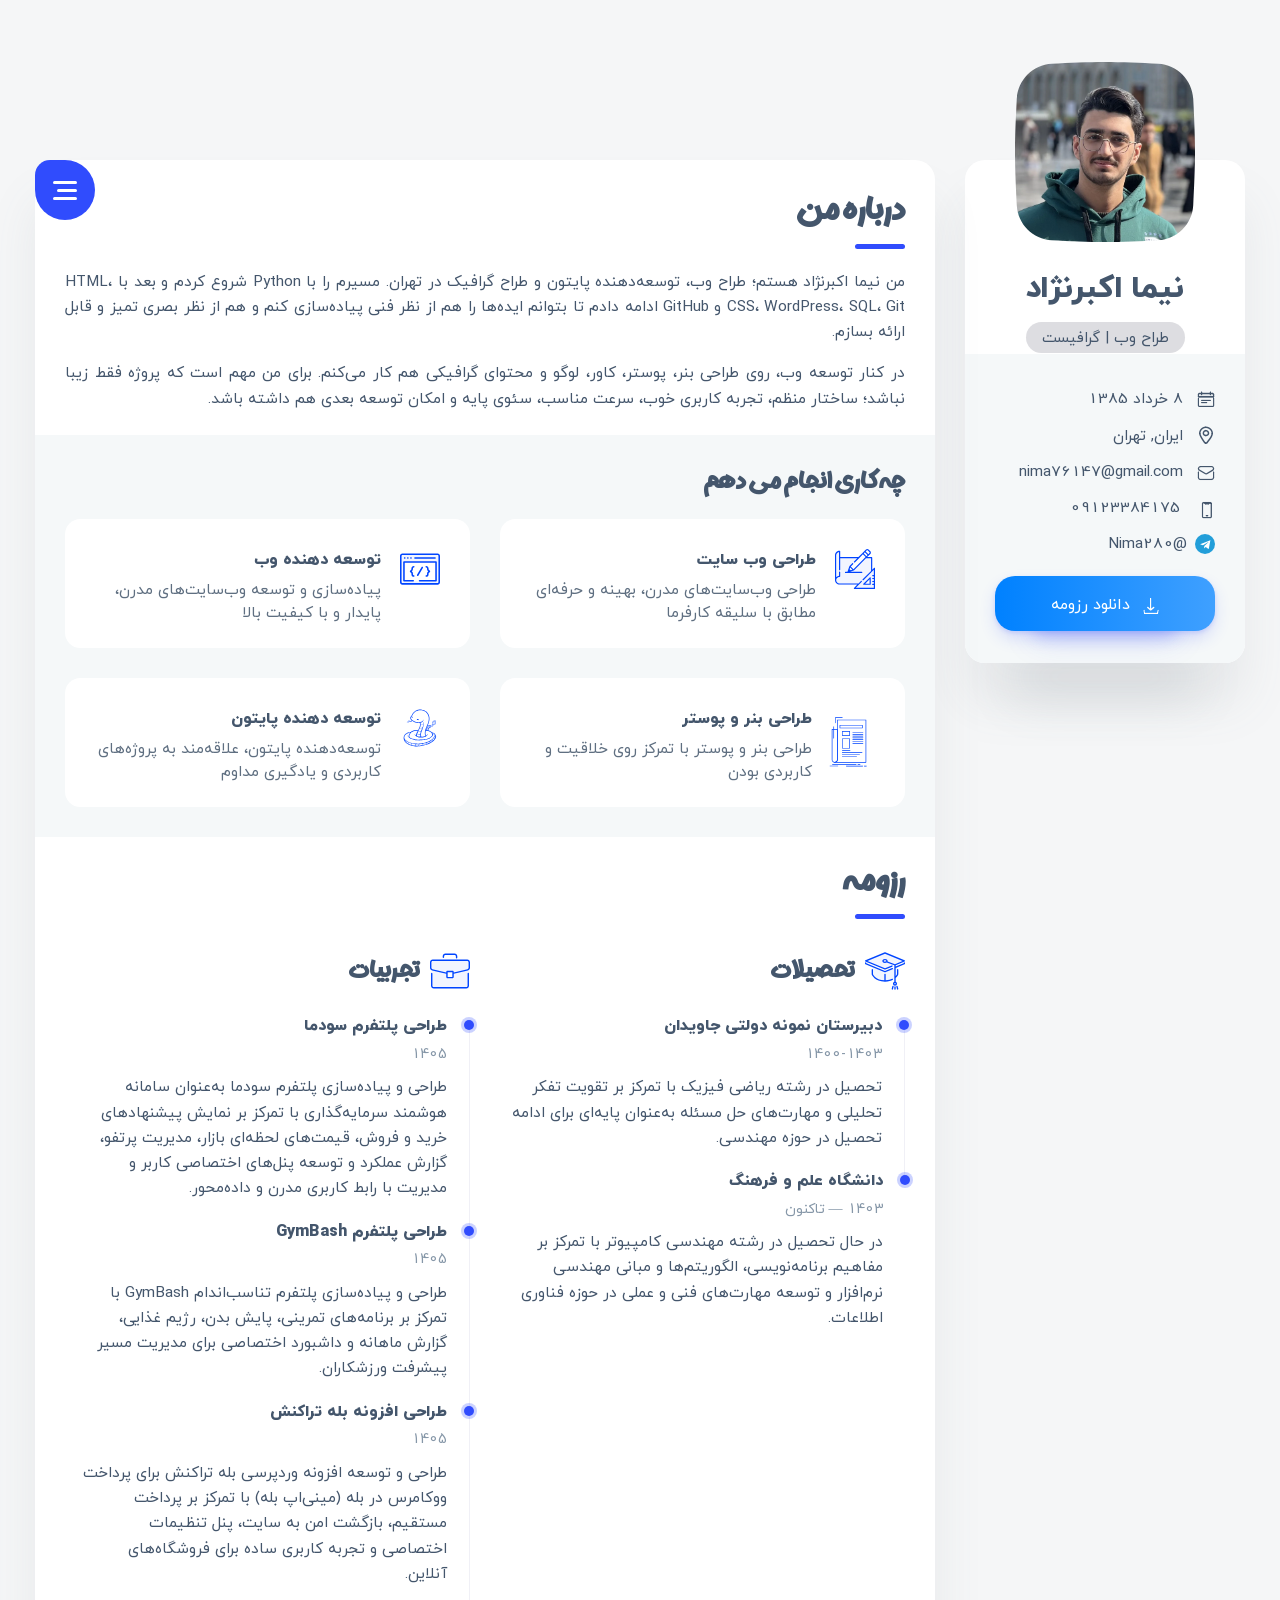
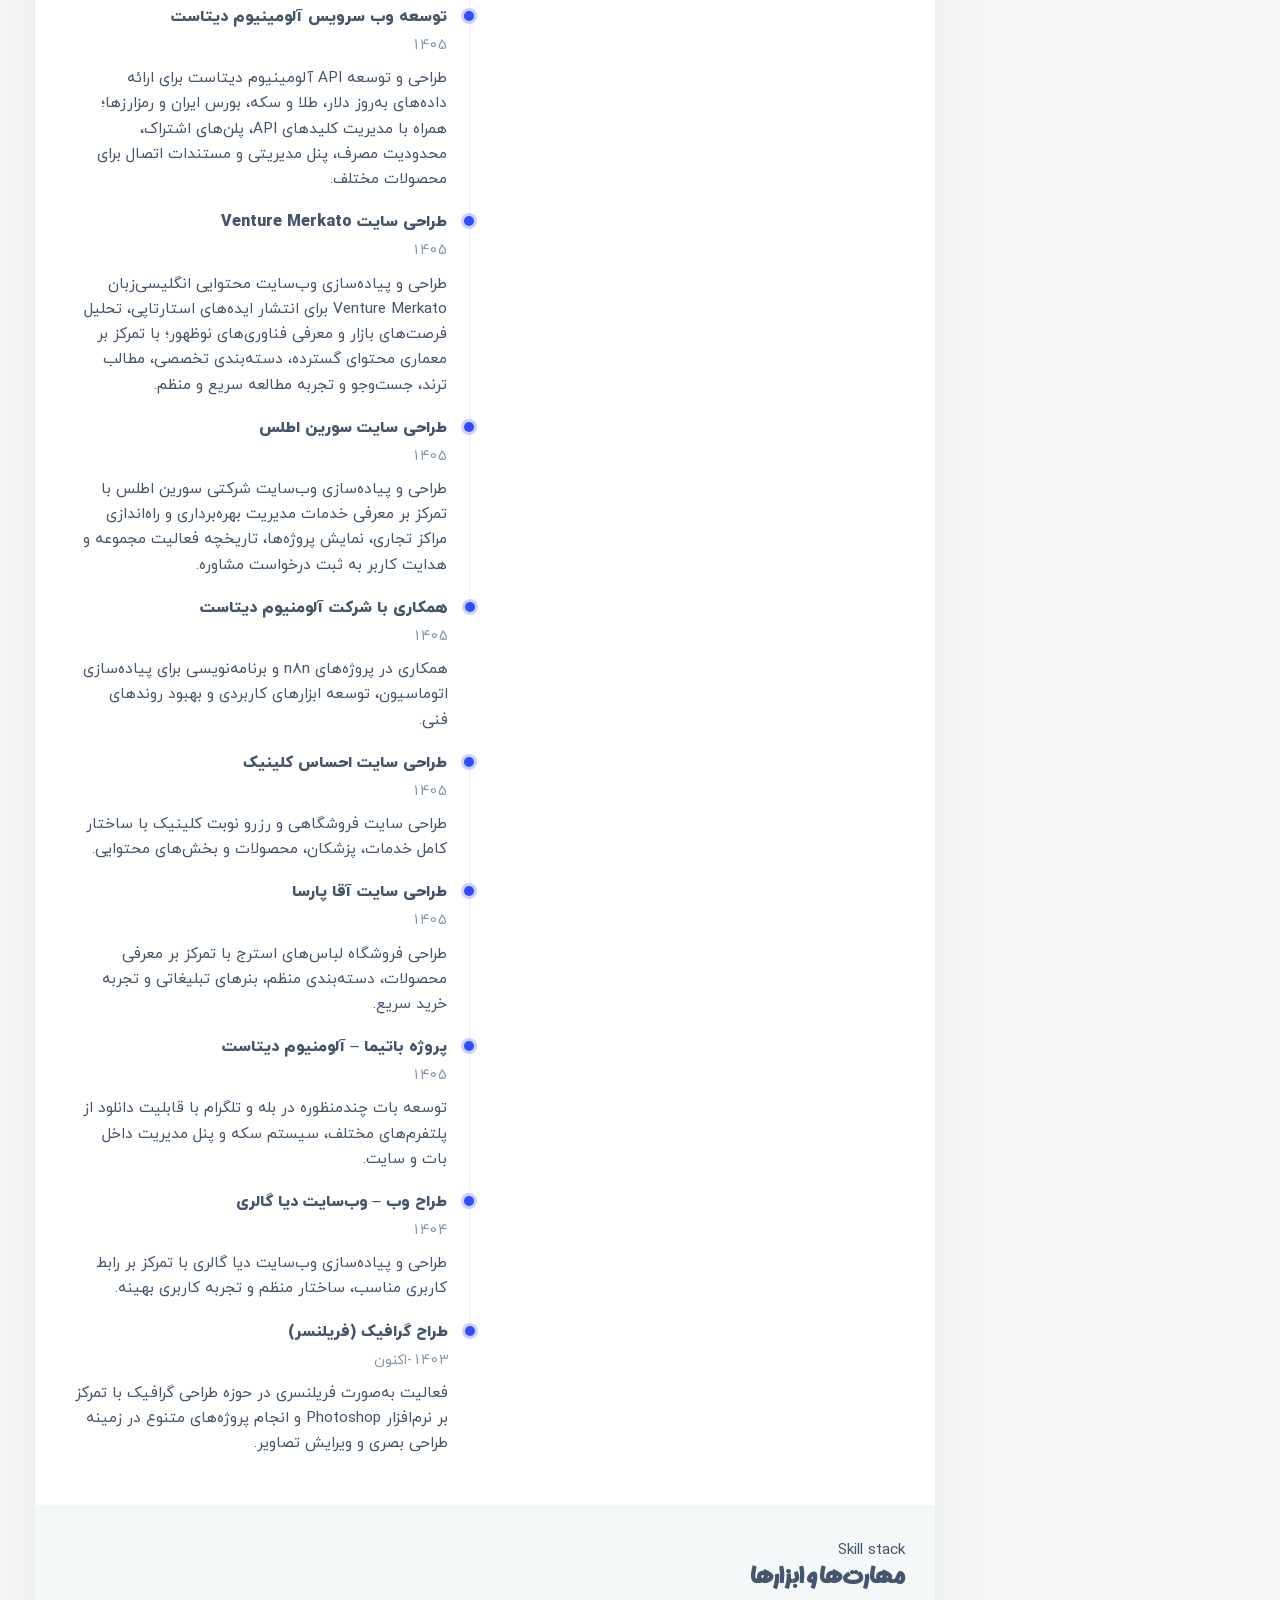
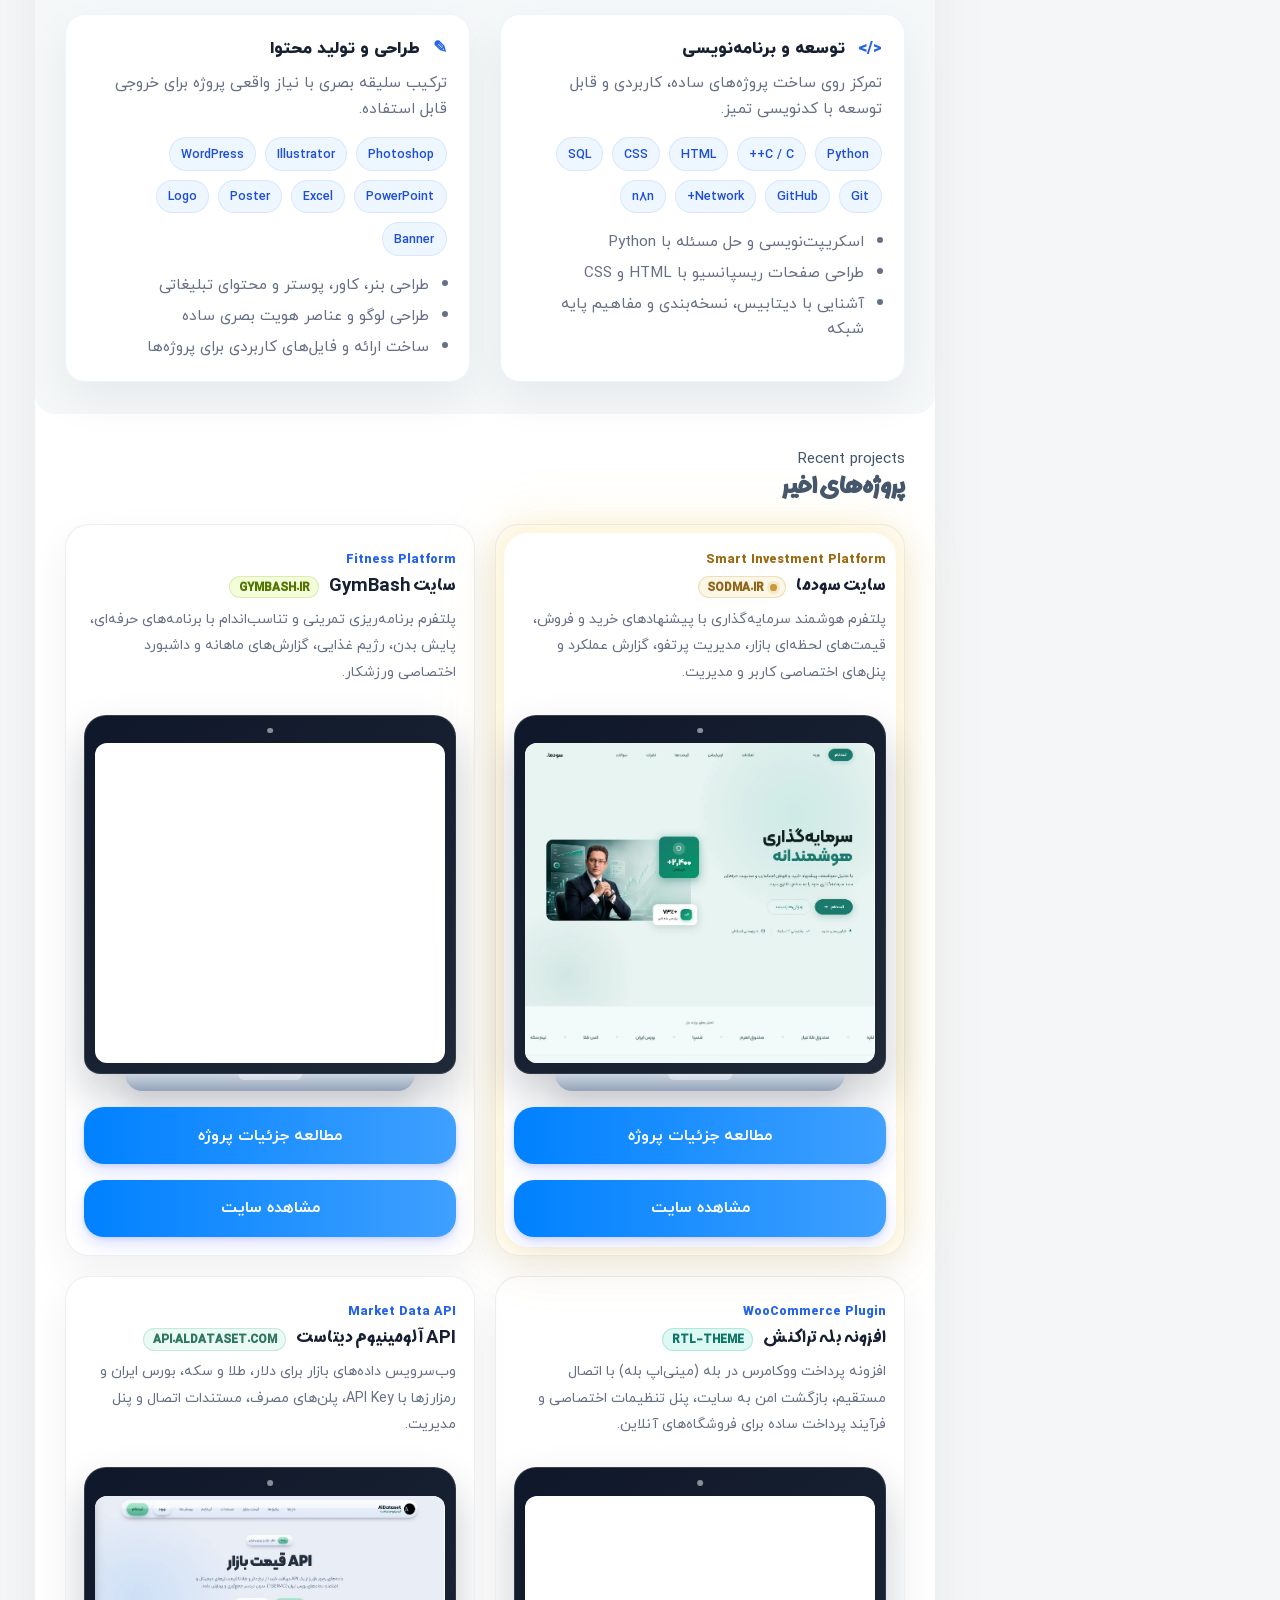
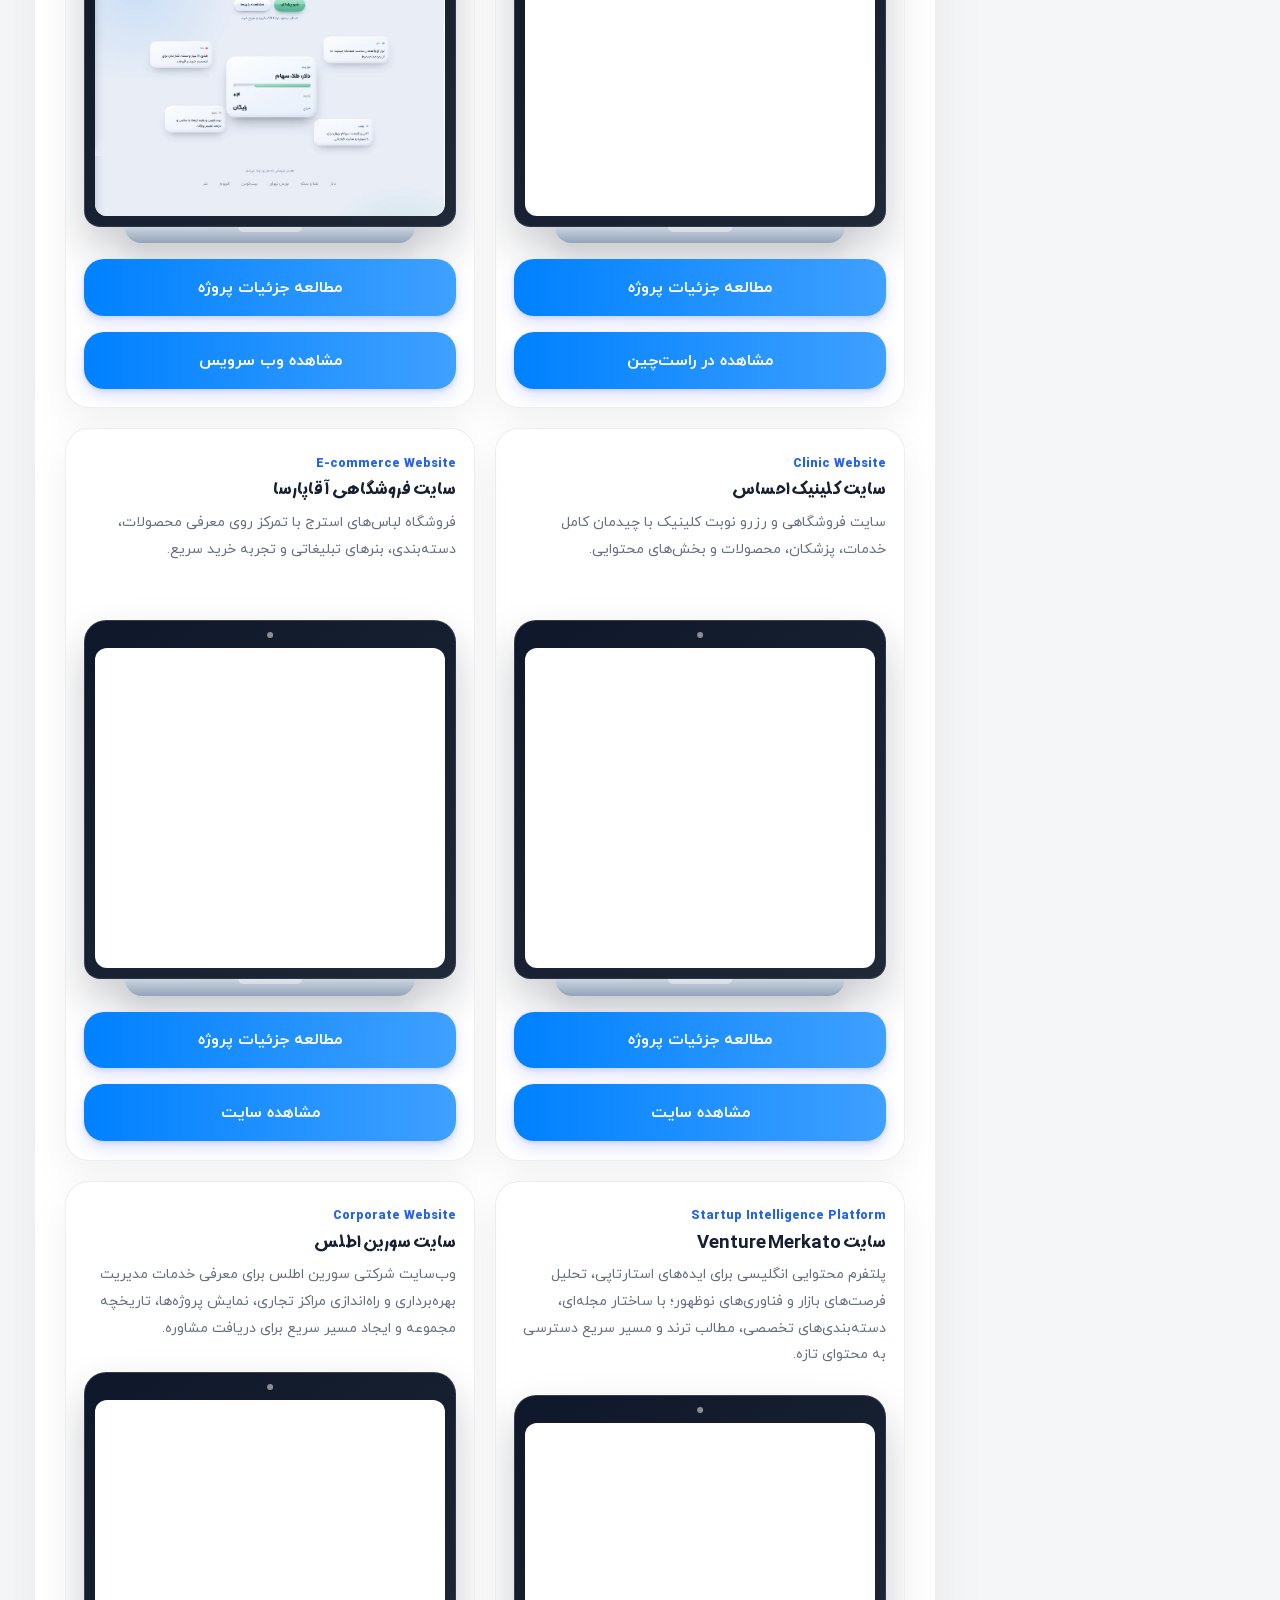
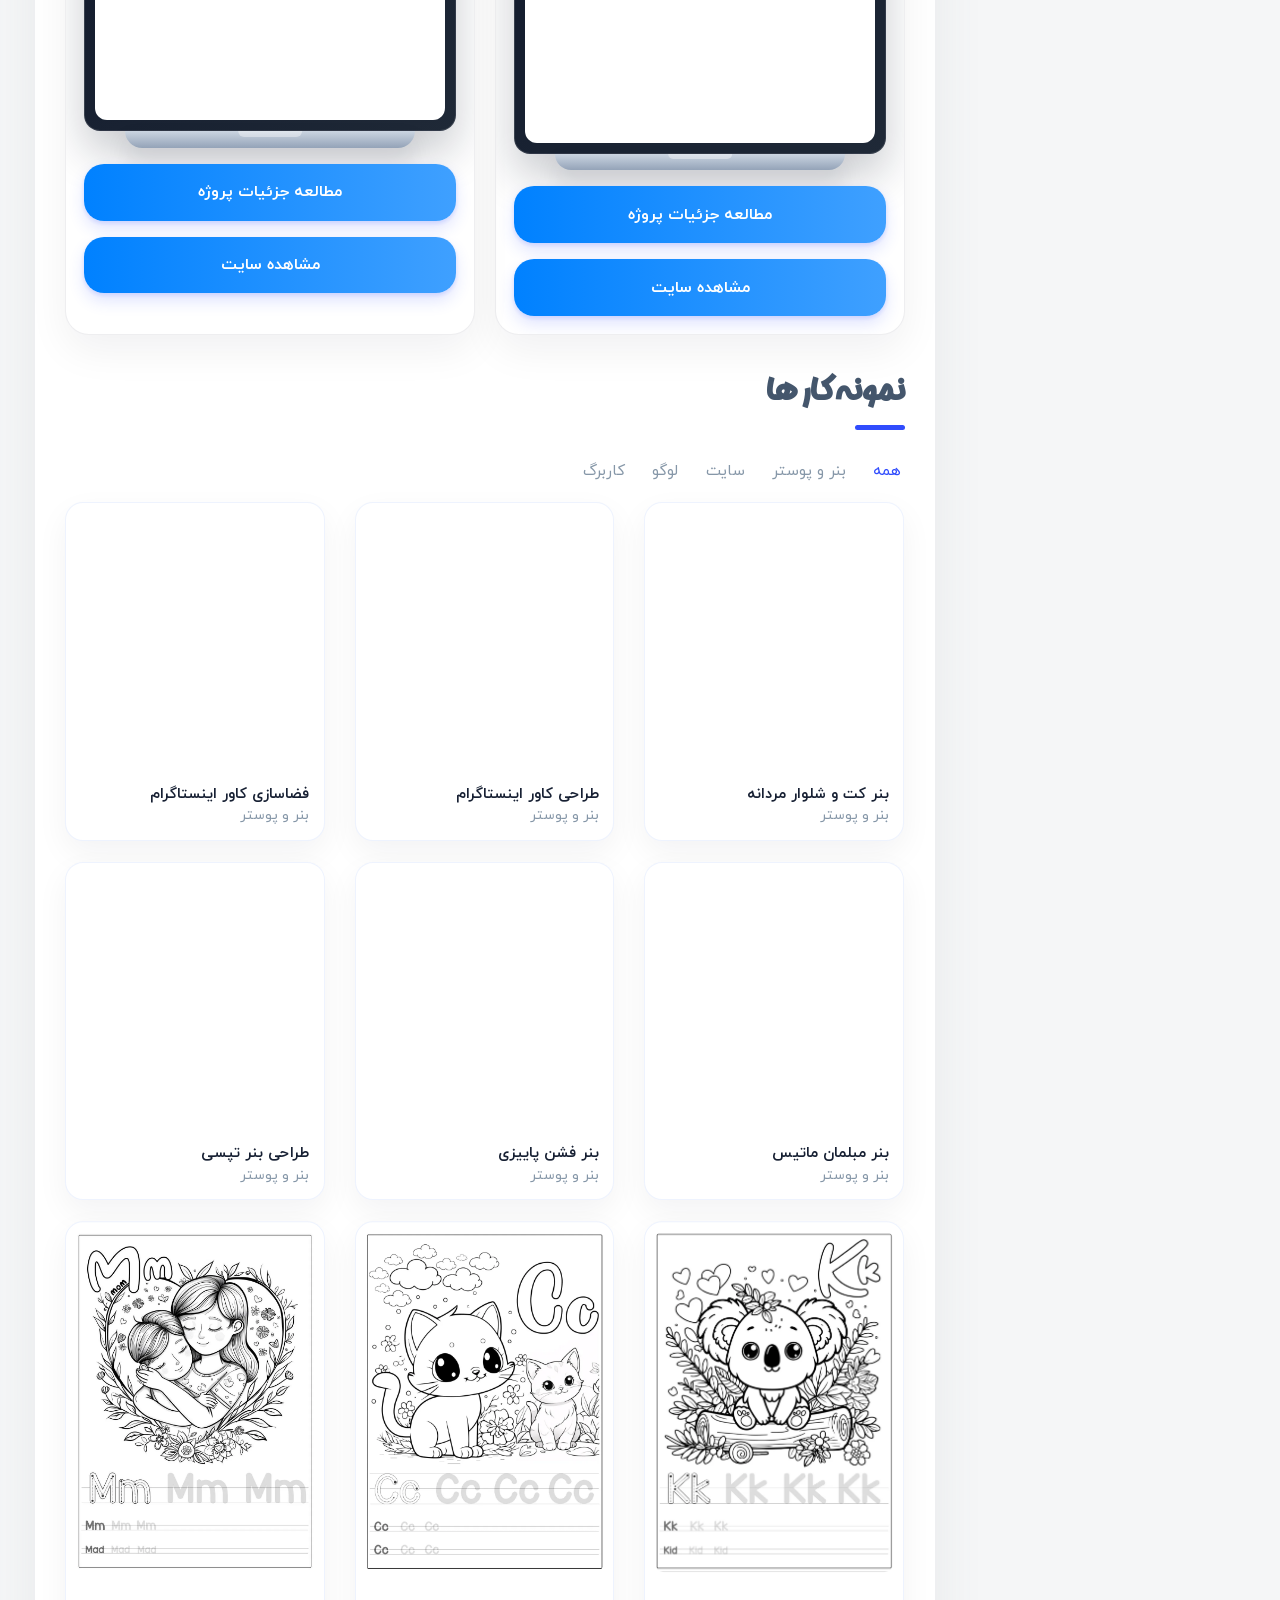
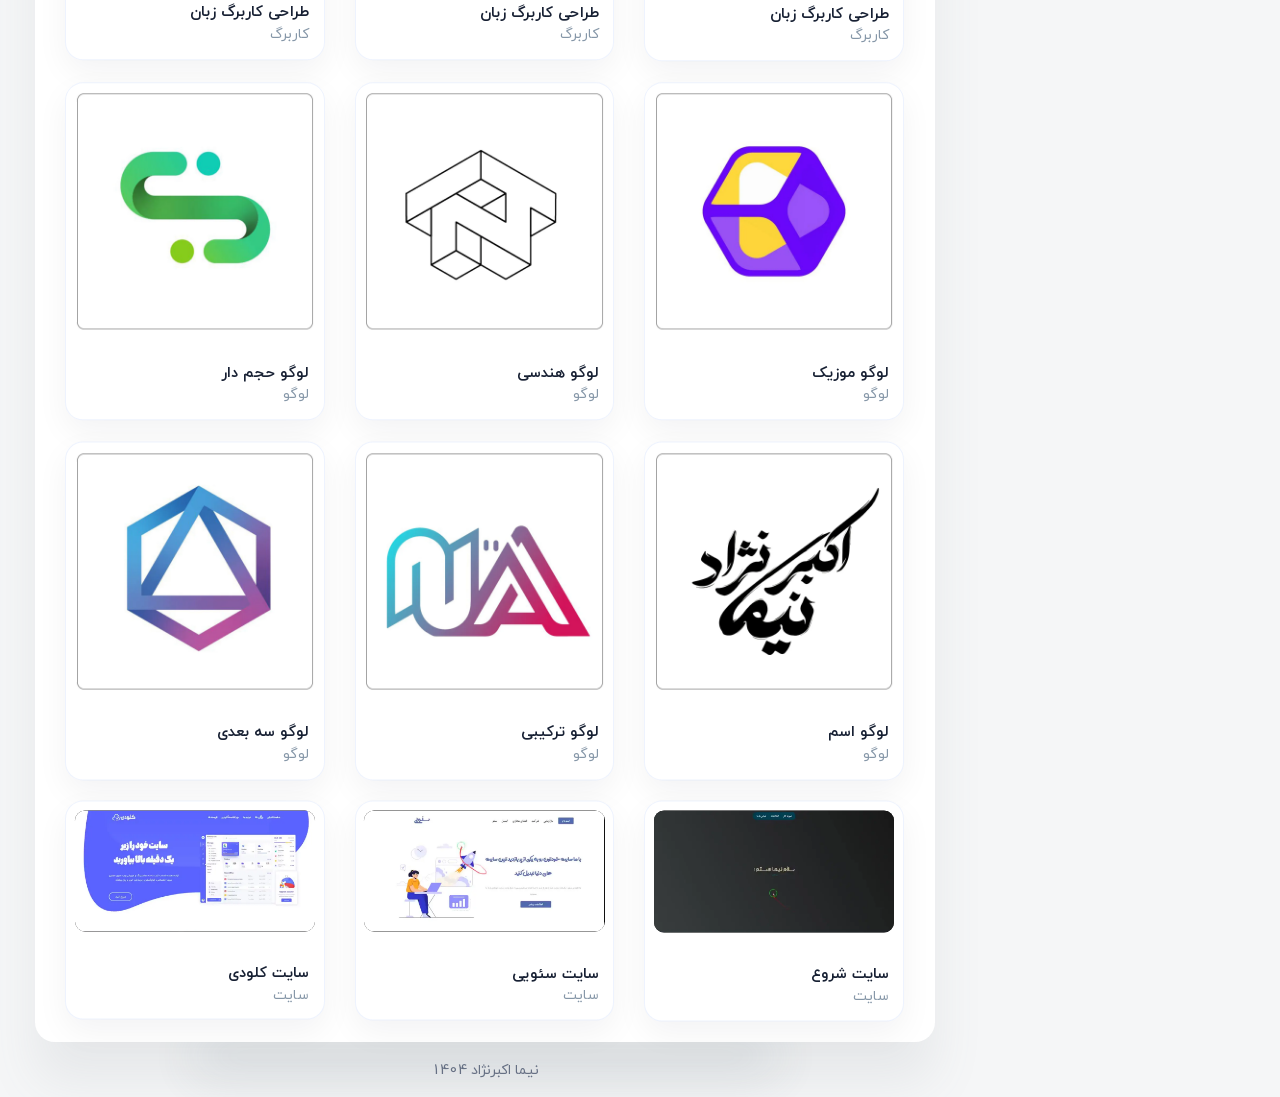
<file: index.html>
<!doctype html>

<html lang="fa-IR">
  <head>
    <meta charset="utf-8" />
    <title>نیما اکبرنژاد | طراح وب، توسعه‌دهنده پایتون و طراح گرافیک</title>
    <meta content="IE=edge" http-equiv="X-UA-Compatible" />
    <meta
      content="width=device-width, initial-scale=1, shrink-to-fit=no"
      name="viewport"
    />
    <meta
      content="رزومه و نمونه‌کارهای نیما اکبرنژاد؛ طراح وب، توسعه‌دهنده پایتون و طراح گرافیک در تهران. مشاهده پروژه‌های طراحی سایت، مهارت‌ها و راه‌های ارتباطی."
      name="description"
    />
    <meta
      content="index, follow, max-image-preview:large, max-snippet:-1, max-video-preview:-1"
      name="robots"
    />
    <meta content="Nima Akbarnezhad" name="author" />
    <meta content="telephone=no" name="format-detection" />
    <meta content="#2c98f0" name="theme-color" />
    <link href="https://nimalog.ir/" rel="canonical" />
    <link href="https://nimalog.ir/" hreflang="fa-IR" rel="alternate" />
    <link href="https://nimalog.ir/" hreflang="x-default" rel="alternate" />
    <meta content="profile" property="og:type" />
    <meta content="fa_IR" property="og:locale" />
    <meta
      content="نیما اکبرنژاد | طراح وب، توسعه‌دهنده پایتون و طراح گرافیک"
      property="og:title"
    />
    <meta
      content="رزومه و نمونه‌کارهای نیما اکبرنژاد؛ طراح وب، توسعه‌دهنده پایتون و طراح گرافیک در تهران. مشاهده پروژه‌های طراحی سایت، مهارت‌ها و راه‌های ارتباطی."
      property="og:description"
    />
    <meta content="https://nimalog.ir/" property="og:url" />
    <meta content="Nimalog" property="og:site_name" />
    <meta
      content="https://nimalog.ir/assets/img/avatar-1.webp"
      property="og:image"
    />
    <meta
      content="تصویر نیما اکبرنژاد، طراح وب و توسعه‌دهنده پایتون"
      property="og:image:alt"
    />
    <meta content="summary_large_image" name="twitter:card" />
    <meta
      content="نیما اکبرنژاد | طراح وب، توسعه‌دهنده پایتون و طراح گرافیک"
      name="twitter:title"
    />
    <meta
      content="رزومه و نمونه‌کارهای نیما اکبرنژاد؛ طراح وب، توسعه‌دهنده پایتون و طراح گرافیک در تهران. مشاهده پروژه‌های طراحی سایت، مهارت‌ها و راه‌های ارتباطی."
      name="twitter:description"
    />
    <meta
      content="https://nimalog.ir/assets/img/avatar-1.webp"
      name="twitter:image"
    />
    <link href="favicon.ico" rel="icon" sizes="any" />
    <link
      href="assets/favicon/favicon-32x32.png"
      rel="icon"
      sizes="32x32"
      type="image/png"
    />
    <link
      href="assets/favicon/favicon-16x16.png"
      rel="icon"
      sizes="16x16"
      type="image/png"
    />
    <link
      href="assets/favicon/apple-touch-icon.png"
      rel="apple-touch-icon"
      sizes="180x180"
    />
    <link href="site.webmanifest" rel="manifest" />
    <link
      as="font"
      crossorigin=""
      href="assets/fonts/IRY.woff2"
      rel="preload"
      type="font/woff2"
    />
    <link
      as="image"
      fetchpriority="high"
      href="assets/img/avatar-1.webp"
      rel="preload"
    />
    <link href="assets/styles/main.min.css" rel="stylesheet" />
    <style>
      .contacts-block__item a[aria-label^="تلگرام"] {
        align-items: center;
        display: inline-flex;
      }
      .telegram-icon {
        filter: none;
      }
      .website-showcase-card--sodma {
        position: relative;
        isolation: isolate;
        overflow: visible;
        border-color: rgba(37, 99, 235, 0.10);
        background: rgba(255, 255, 255, 0.96);
        box-shadow:
          0 18px 45px rgba(15, 23, 42, 0.07),
          0 0 28px 6px rgba(232, 185, 60, 0.14),
          0 0 54px 12px rgba(232, 185, 60, 0.08);
      }
      .website-showcase-card--sodma::before {
        content: "";
        position: absolute;
        inset: 8px;
        border-radius: inherit;
        background: transparent;
        box-shadow:
          0 0 26px 10px rgba(246, 204, 83, 0.18),
          0 0 58px 18px rgba(246, 204, 83, 0.08);
        pointer-events: none;
        z-index: -1;
      }
      .website-showcase-card--sodma::after {
        content: none;
      }
      .website-showcase-card--sodma .website-showcase-card__kicker {
        color: #9b6a12;
        font-weight: 800;
      }
      .sodma-gold-badge {
        display: inline-flex;
        align-items: center;
        gap: 0.35rem;
        margin-right: 0.45rem;
        padding: 0.2rem 0.55rem;
        border: 1px solid rgba(191, 145, 42, 0.24);
        border-radius: 999px;
        color: #8f6418;
        background: rgba(239, 217, 145, 0.24);
        font-size: 0.68rem;
        font-weight: 900;
        vertical-align: middle;
      }
      .sodma-gold-badge::before {
        content: "";
        width: 0.42rem;
        height: 0.42rem;
        border-radius: 50%;
        background: #c99a37;
        box-shadow: 0 0 0 3px rgba(201, 154, 55, 0.14);
      }
      .gymbash-lime-badge {
        display: inline-flex;
        align-items: center;
        margin-right: 0.45rem;
        padding: 0.2rem 0.55rem;
        border: 1px solid rgba(130, 180, 20, 0.22);
        border-radius: 999px;
        color: #527400;
        background: rgba(190, 245, 45, 0.18);
        font-size: 0.68rem;
        font-weight: 900;
        vertical-align: middle;
      }
      .bale-tarakonesh-badge {
        display: inline-flex;
        align-items: center;
        margin-right: 0.45rem;
        padding: 0.2rem 0.55rem;
        border: 1px solid rgba(29, 178, 151, 0.24);
        border-radius: 999px;
        color: #0f7565;
        background: rgba(26, 204, 175, 0.14);
        font-size: 0.68rem;
        font-weight: 900;
        vertical-align: middle;
      }
      .aldataset-api-badge {
        display: inline-flex;
        align-items: center;
        margin-right: 0.45rem;
        padding: 0.2rem 0.55rem;
        border: 1px solid rgba(73, 170, 135, 0.22);
        border-radius: 999px;
        color: #2f765e;
        background: rgba(126, 220, 185, 0.16);
        font-size: 0.68rem;
        font-weight: 900;
        vertical-align: middle;
      }
    </style>
    <script type="application/ld+json">
      [
        {
          "@context": "https://schema.org",
          "@type": "Person",
          "@id": "https://nimalog.ir/#person",
          "name": "نیما اکبرنژاد",
          "alternateName": ["Nima Akbarnezhad", "Nima Akbarnejad", "Nimalog"],
          "url": "https://nimalog.ir/",
          "image": "https://nimalog.ir/assets/img/avatar-1.webp",
          "jobTitle": "طراح وب، توسعه‌دهنده پایتون و طراح گرافیک",
          "description": "رزومه و نمونه‌کارهای نیما اکبرنژاد؛ طراح وب، توسعه‌دهنده پایتون و طراح گرافیک در تهران. مشاهده پروژه‌های طراحی سایت، مهارت‌ها و راه‌های ارتباطی.",
          "email": "mailto:nima76147@gmail.com",
          "telephone": "+989123384175",
          "address": {
            "@type": "PostalAddress",
            "addressCountry": "IR",
            "addressLocality": "تهران"
          },
          "knowsAbout": [
            "Python",
            "HTML",
            "CSS",
            "JavaScript",
            "WordPress",
            "SQL",
            "Git",
            "GitHub",
            "Network+",
            "n8n",
            "Photoshop",
            "Illustrator",
            "طراحی وب",
            "طراحی گرافیک"
          ],
          "sameAs": ["https://t.me/nima280"]
        },
        {
          "@context": "https://schema.org",
          "@type": "WebSite",
          "@id": "https://nimalog.ir/#website",
          "url": "https://nimalog.ir/",
          "name": "Nimalog",
          "alternateName": "رزومه نیما اکبرنژاد",
          "publisher": {
            "@id": "https://nimalog.ir/#person"
          },
          "inLanguage": "fa-IR"
        }
      ]
    </script>
  </head>
  <body>
    <div class="preloader">
      <div class="preloader__wrap">
        <div class="circle-pulse">
          <div class="circle-pulse__1"></div>
          <div class="circle-pulse__2"></div>
        </div>
        <div class="preloader__progress"><span></span></div>
      </div>
    </div>
    <main class="main">
      <div class="container gutter-top">
        <div class="row sticky-parent">
          <aside class="col-12 col-md-12 col-xl-3">
            <div class="sidebar box shadow pb-0 sticky-column">
              <svg
                aria-label="تصویر نیما اکبرنژاد"
                class="avatar avatar--180"
                role="img"
                viewbox="0 0 188 188"
              >
                <g class="avatar__box">
                  <image
                    height="100%"
                    href="assets/img/avatar-1.webp"
                    width="100%"
                    xlink:href="assets/img/avatar-1.webp"
                  />
                </g>
              </svg>
              <div class="text-center">
                <h1 class="title title--h3 sidebar__user-name weight--500">
                  نیما اکبرنژاد
                </h1>
                <div class="badge badge--gray">طراح وب | گرافیست</div>
                <div class="sidebar__info box-inner box-inner--rounded">
                  <ul class="contacts-block">
                    <li
                      class="contacts-block__item"
                      data-placement="top"
                      data-toggle="tooltip"
                      title="تاریخ تولد"
                    >
                      <i class="font-icon icon-calendar"></i>8 خرداد 1385
                    </li>
                    <li
                      class="contacts-block__item"
                      data-placement="top"
                      data-toggle="tooltip"
                      title="آدرس"
                    >
                      <i class="font-icon icon-location"></i>ایران, تهران
                    </li>
                    <li
                      class="contacts-block__item"
                      data-placement="top"
                      data-toggle="tooltip"
                      title="ایمیل"
                    >
                      <a href="mailto:nima76147@gmail.com"
                        ><i class="font-icon icon-envelope"></i
                        >nima76147@gmail.com</a
                      >
                    </li>
                    <li
                      class="contacts-block__item"
                      data-placement="top"
                      data-toggle="tooltip"
                      title="تلفن"
                    >
                      <a href="tel:+989123384175"
                        ><i class="font-icon icon-phone"></i> 09123384175</a
                      >
                    </li>
                    <li
                      class="contacts-block__item"
                      data-placement="top"
                      data-toggle="tooltip"
                      title="تلگرام"
                    >
                      <a
                        href="https://t.me/nima280"
                        rel="me noopener noreferrer"
                        aria-label="تلگرام نیما اکبرنژاد"
                        ><svg
                          aria-hidden="true"
                          class="telegram-icon"
                          height="20"
                          viewBox="0 0 24 24"
                          width="20"
                          xmlns="http://www.w3.org/2000/svg"
                          style="
                            display: inline-block;
                            vertical-align: middle;
                            margin-left: 8px;
                            flex: 0 0 auto;
                          "
                        >
                          <circle
                            cx="12"
                            cy="12"
                            r="12"
                            fill="#229ED9"
                          ></circle>
                          <path
                            d="M18.54 6.77 16.7 17.12c-.14.73-.51.91-1.03.57l-2.8-2.06-1.35 1.3c-.15.15-.28.28-.57.28l.2-2.85 5.19-4.69c.23-.2-.05-.31-.35-.11l-6.42 4.04-2.76-.86c-.6-.19-.61-.6.13-.89l10.79-4.16c.5-.18.94.12.81 1.08Z"
                            fill="#fff"
                          ></path>
                        </svg>
                        <span>@Nima280</span></a
                      >
                    </li>
                  </ul>
                  <a
                    class="btn btn--blue-gradient"
                    download="Nima-Akbarnezhad-Resume"
                    href="assets/img/port.png"
                    ><i class="font-icon icon-download"></i> دانلود رزومه</a
                  >
                </div>
              </div>
            </div>
          </aside>
          <div class="col-12 col-md-12 col-xl-9">
            <div class="box shadow pb-0">
              <div class="circle-menu">
                <div class="hamburger">
                  <div class="line"></div>
                  <div class="line"></div>
                  <div class="line"></div>
                </div>
              </div>
              <div class="inner-menu js-menu">
                <ul class="nav">
                  <li class="nav__item">
                    <a
                      aria-label="رفتن به بخش درباره من"
                      class="active"
                      href="#about_me"
                      >درباره من</a
                    >
                  </li>
                  <li class="nav__item">
                    <a aria-label="رفتن به بخش رزومه من" href="#resume_me"
                      >رزومه من</a
                    >
                  </li>
                  <li class="nav__item">
                    <a
                      aria-label="رفتن به بخش نمونه کار ها"
                      href="#portfolio_me"
                      >نمونه کار ها</a
                    >
                  </li>
                </ul>
              </div>
              <div class="pb-0 pb-sm-2">
                <h2 class="title title--h1 title__separate" id="about_me">
                  درباره من
                </h2>
                <p class="text_justify">
                  من نیما اکبرنژاد هستم؛ طراح وب، توسعه‌دهنده پایتون و طراح
                  گرافیک در تهران. مسیرم را با Python شروع کردم و بعد با HTML،
                  CSS، WordPress، SQL، Git و GitHub ادامه دادم تا بتوانم ایده‌ها
                  را هم از نظر فنی پیاده‌سازی کنم و هم از نظر بصری تمیز و قابل
                  ارائه بسازم.
                </p>
                <p class="text_justify">
                  در کنار توسعه وب، روی طراحی بنر، پوستر، کاور، لوگو و محتوای
                  گرافیکی هم کار می‌کنم. برای من مهم است که پروژه فقط زیبا
                  نباشد؛ ساختار منظم، تجربه کاربری خوب، سرعت مناسب، سئوی پایه و
                  امکان توسعه بعدی هم داشته باشد.
                </p>
              </div>
              <div class="box-inner pb-0">
                <h2 class="title title--h3">چه کاری انجام می دهم</h2>
                <div class="row">
                  <div class="col-12 col-lg-6">
                    <div class="case-item box box__second">
                      <img
                        alt="آیکن طراحی وب سایت"
                        class="case-item__icon"
                        decoding="async"
                        loading="lazy"
                        src="assets/icons/icon-design.svg"
                      />
                      <div>
                        <h3 class="title title--h5">طراحی وب سایت</h3>
                        <p class="case-item__caption">
                          طراحی وب‌سایت‌های مدرن، بهینه و حرفه‌ای مطابق با سلیقه
                          کارفرما
                        </p>
                      </div>
                    </div>
                  </div>
                  <div class="col-12 col-lg-6">
                    <div class="case-item box box__second">
                      <img
                        alt="آیکن توسعه وب"
                        class="case-item__icon"
                        decoding="async"
                        loading="lazy"
                        src="assets/icons/icon-dev.svg"
                      />
                      <div>
                        <h3 class="title title--h5">توسعه دهنده وب</h3>
                        <p class="case-item__caption">
                          پیاده‌سازی و توسعه وب‌سایت‌های مدرن، پایدار و با کیفیت
                          بالا
                        </p>
                      </div>
                    </div>
                  </div>
                  <div class="col-12 col-lg-6">
                    <div class="case-item box box__second">
                      <img
                        alt="آیکن طراحی بنر و پوستر"
                        class="poster"
                        decoding="async"
                        loading="lazy"
                        src="assets/images/poster.svg"
                      />
                      <div>
                        <h3 class="title title--h5">طراحی بنر و پوستر</h3>
                        <p class="case-item__caption">
                          طراحی بنر و پوستر با تمرکز روی خلاقیت و کاربردی بودن
                        </p>
                      </div>
                    </div>
                  </div>
                  <div class="col-12 col-lg-6">
                    <div class="case-item box box__second">
                      <img
                        alt="آیکن توسعه پایتون"
                        class="case-item__icon"
                        decoding="async"
                        loading="lazy"
                        src="assets/images/python.svg"
                      />
                      <div>
                        <h3 class="title title--h5">توسعه دهنده پایتون</h3>
                        <p class="case-item__caption">
                          توسعه‌دهنده پایتون، علاقه‌مند به پروژه‌های کاربردی و
                          یادگیری مداوم
                        </p>
                      </div>
                    </div>
                  </div>
                </div>
              </div>
              <div class="pb-3">
                <h2
                  class="title title--h1 title__separate top-margin"
                  id="resume_me"
                >
                  رزومه
                </h2>
              </div>
              <div class="pb-0">
                <div class="row">
                  <div class="col-12 col-lg-6">
                    <h2 class="title title--h3">
                      <img
                        alt="آیکن تحصیلات"
                        class="title-icon"
                        decoding="async"
                        loading="lazy"
                        src="assets/icons/icon-education.svg"
                      />
                      تحصیلات
                    </h2>
                    <div class="timeline">
                      <article class="timeline__item">
                        <h5 class="title title--h5 timeline__title">
                          دبیرستان نمونه دولتی جاویدان
                        </h5>
                        <span class="timeline__period">1400-1403</span>
                        <p class="timeline__description">
                          تحصیل در رشته ریاضی فیزیک با تمرکز بر تقویت تفکر
                          تحلیلی و مهارت‌های حل مسئله به‌عنوان پایه‌ای برای
                          ادامه تحصیل در حوزه مهندسی.
                        </p>
                      </article>
                      <article class="timeline__item">
                        <h5 class="title title--h5 timeline__title">
                          دانشگاه علم و فرهنگ
                        </h5>
                        <span class="timeline__period">1403 — تاکنون</span>
                        <p class="timeline__description">
                          در حال تحصیل در رشته مهندسی کامپیوتر با تمرکز بر
                          مفاهیم برنامه‌نویسی، الگوریتم‌ها و مبانی مهندسی
                          نرم‌افزار و توسعه مهارت‌های فنی و عملی در حوزه فناوری
                          اطلاعات.
                        </p>
                      </article>
                    </div>
                  </div>
                  <div class="col-12 col-lg-6">
                    <h2 class="title title--h3">
                      <img
                        alt="آیکن تجربیات"
                        class="title-icon"
                        decoding="async"
                        loading="lazy"
                        src="assets/icons/icon-experience.svg"
                      />
                      تجربیات
                    </h2>
                    <div class="timeline">
                      <div class="timeline">
                        <article class="timeline__item">
                          <h5 class="title title--h5 timeline__title">
                            طراحی پلتفرم سودما
                          </h5>
                          <span class="timeline__period">1405</span>
                          <p class="timeline__description">
                            طراحی و پیاده‌سازی پلتفرم سودما به‌عنوان سامانه هوشمند
                            سرمایه‌گذاری با تمرکز بر نمایش پیشنهادهای خرید و فروش،
                            قیمت‌های لحظه‌ای بازار، مدیریت پرتفو، گزارش عملکرد و
                            توسعه پنل‌های اختصاصی کاربر و مدیریت با رابط کاربری
                            مدرن و داده‌محور.
                          </p>
                        </article>
                        <article class="timeline__item">
                          <h5 class="title title--h5 timeline__title">
                            طراحی پلتفرم GymBash
                          </h5>
                          <span class="timeline__period">1405</span>
                          <p class="timeline__description">
                            طراحی و پیاده‌سازی پلتفرم تناسب‌اندام GymBash با تمرکز بر
                            برنامه‌های تمرینی، پایش بدن، رژیم غذایی، گزارش ماهانه و
                            داشبورد اختصاصی برای مدیریت مسیر پیشرفت ورزشکاران.
                          </p>
                        </article>
                        <article class="timeline__item">
                          <h5 class="title title--h5 timeline__title">
                            طراحی افزونه بله تراکنش
                          </h5>
                          <span class="timeline__period">1405</span>
                          <p class="timeline__description">
                            طراحی و توسعه افزونه وردپرسی بله تراکنش برای پرداخت
                            ووکامرس در بله (مینی‌اپ بله) با تمرکز بر پرداخت مستقیم،
                            بازگشت امن به سایت، پنل تنظیمات اختصاصی و تجربه کاربری
                            ساده برای فروشگاه‌های آنلاین.
                          </p>
                        </article>
                        <article class="timeline__item">
                          <h5 class="title title--h5 timeline__title">
                            توسعه وب سرویس آلومینیوم دیتاست
                          </h5>
                          <span class="timeline__period">1405</span>
                          <p class="timeline__description">
                            طراحی و توسعه API آلومینیوم دیتاست برای ارائه داده‌های
                            به‌روز دلار، طلا و سکه، بورس ایران و رمزارزها؛ همراه با
                            مدیریت کلیدهای API، پلن‌های اشتراک، محدودیت مصرف، پنل
                            مدیریتی و مستندات اتصال برای محصولات مختلف.
                          </p>
                        </article>
                        <article class="timeline__item">
                          <h5 class="title title--h5 timeline__title">
                            طراحی سایت Venture Merkato
                          </h5>
                          <span class="timeline__period">1405</span>
                          <p class="timeline__description">
                            طراحی و پیاده‌سازی وب‌سایت محتوایی انگلیسی‌زبان
                            Venture Merkato برای انتشار ایده‌های استارتاپی،
                            تحلیل فرصت‌های بازار و معرفی فناوری‌های نوظهور؛ با
                            تمرکز بر معماری محتوای گسترده، دسته‌بندی تخصصی،
                            مطالب ترند، جست‌وجو و تجربه مطالعه سریع و منظم.
                          </p>
                        </article>
                        <article class="timeline__item">
                          <h5 class="title title--h5 timeline__title">
                            طراحی سایت سورین اطلس
                          </h5>
                          <span class="timeline__period">1405</span>
                          <p class="timeline__description">
                            طراحی و پیاده‌سازی وب‌سایت شرکتی سورین اطلس با تمرکز
                            بر معرفی خدمات مدیریت بهره‌برداری و راه‌اندازی مراکز
                            تجاری، نمایش پروژه‌ها، تاریخچه فعالیت مجموعه و هدایت
                            کاربر به ثبت درخواست مشاوره.
                          </p>
                        </article>
                        <article class="timeline__item">
                          <h5 class="title title--h5 timeline__title">
                            همکاری با شرکت آلومنیوم دیتاست
                          </h5>
                          <span class="timeline__period">1405</span>
                          <p class="timeline__description">
                            همکاری در پروژه‌های n8n و برنامه‌نویسی برای
                            پیاده‌سازی اتوماسیون، توسعه ابزارهای کاربردی و بهبود
                            روندهای فنی.
                          </p>
                        </article>
                      </div>
                      <article class="timeline__item">
                        <h5 class="title title--h5 timeline__title">
                          طراحی سایت احساس کلینیک
                        </h5>
                        <span class="timeline__period">1405</span>
                        <p class="timeline__description">
                          طراحی سایت فروشگاهی و رزرو نوبت کلینیک با ساختار کامل
                          خدمات، پزشکان، محصولات و بخش‌های محتوایی.
                        </p>
                      </article>
                      <article class="timeline__item">
                        <h5 class="title title--h5 timeline__title">
                          طراحی سایت آقا پارسا
                        </h5>
                        <span class="timeline__period">1405</span>
                        <p class="timeline__description">
                          طراحی فروشگاه لباس‌های استرج با تمرکز بر معرفی
                          محصولات، دسته‌بندی منظم، بنرهای تبلیغاتی و تجربه خرید
                          سریع.
                        </p>
                      </article>
                      <article class="timeline__item">
                        <h5 class="title title--h5 timeline__title">
                          پروژه باتیما – آلومنیوم دیتاست
                        </h5>
                        <span class="timeline__period">1405</span>
                        <p class="timeline__description">
                          توسعه بات چندمنظوره در بله و تلگرام با قابلیت دانلود
                          از پلتفرم‌های مختلف، سیستم سکه و پنل مدیریت داخل بات و
                          سایت.
                        </p>
                      </article>
                      <article class="timeline__item">
                        <h5 class="title title--h5 timeline__title">
                          طراح وب – وب‌سایت دیا گالری
                        </h5>
                        <span class="timeline__period">1404</span>
                        <p class="timeline__description">
                          طراحی و پیاده‌سازی وب‌سایت دیا گالری با تمرکز بر رابط
                          کاربری مناسب، ساختار منظم و تجربه کاربری بهینه.
                        </p>
                      </article>
                      <article class="timeline__item">
                        <h5 class="title title--h5 timeline__title">
                          طراح گرافیک (فریلنسر)
                        </h5>
                        <span class="timeline__period">1403-اکنون</span>
                        <p class="timeline__description">
                          فعالیت به‌صورت فریلنسری در حوزه طراحی گرافیک با تمرکز
                          بر نرم‌افزار Photoshop و انجام پروژه‌های متنوع در
                          زمینه طراحی بصری و ویرایش تصاویر.
                        </p>
                      </article>
                    </div>
                  </div>
                </div>
              </div>
              <div
                class="box-inner box-inner--rounded skills-modern"
                id="skills_me"
              >
                <span class="section-kicker">Skill stack</span>
                <h2 class="title title--h3">مهارت‌ها و ابزارها</h2>
                <div class="row">
                  <div class="col-12 col-lg-6">
                    <div class="skill-card">
                      <h3>
                        <span aria-hidden="true" class="mini-icon"
                          >&lt;/&gt;</span
                        >
                        توسعه و برنامه‌نویسی
                      </h3>
                      <p>
                        تمرکز روی ساخت پروژه‌های ساده، کاربردی و قابل توسعه با
                        کدنویسی تمیز.
                      </p>
                      <div class="skill-cloud">
                        <span>Python</span><span>C / C++</span><span>HTML</span
                        ><span>CSS</span><span>SQL</span><span>Git</span
                        ><span>GitHub</span><span>Network+</span
                        ><span>n8n</span>
                      </div>
                      <ul class="skill-list">
                        <li>اسکریپت‌نویسی و حل مسئله با Python</li>
                        <li>طراحی صفحات ریسپانسیو با HTML و CSS</li>
                        <li>آشنایی با دیتابیس، نسخه‌بندی و مفاهیم پایه شبکه</li>
                      </ul>
                    </div>
                  </div>
                  <div class="col-12 col-lg-6 mt-4 mt-lg-0">
                    <div class="skill-card">
                      <h3>
                        <span aria-hidden="true" class="mini-icon">✎</span>
                        طراحی و تولید محتوا
                      </h3>
                      <p>
                        ترکیب سلیقه بصری با نیاز واقعی پروژه برای خروجی قابل
                        استفاده.
                      </p>
                      <div class="skill-cloud">
                        <span>Photoshop</span><span>Illustrator</span
                        ><span>WordPress</span><span>PowerPoint</span
                        ><span>Excel</span><span>Poster</span><span>Logo</span
                        ><span>Banner</span>
                      </div>
                      <ul class="skill-list">
                        <li>طراحی بنر، کاور، پوستر و محتوای تبلیغاتی</li>
                        <li>طراحی لوگو و عناصر هویت بصری ساده</li>
                        <li>ساخت ارائه و فایل‌های کاربردی برای پروژه‌ها</li>
                      </ul>
                    </div>
                  </div>
                </div>
              </div>
              <section class="website-showcase-section" id="recent_websites">
                <span class="section-kicker">Recent projects</span>
                <h2 class="title title--h3">پروژه‌های اخیر</h2>
                <div class="website-showcase-grid">
                  <article class="website-showcase-card website-showcase-card--sodma">
                    <div class="website-showcase-card__content">
                      <span class="website-showcase-card__kicker"
                        >Smart Investment Platform</span
                      >
                      <h3>
                        سایت سودما
                        <span class="sodma-gold-badge">SODMA.IR</span>
                      </h3>
                      <p>
                        پلتفرم هوشمند سرمایه‌گذاری با پیشنهادهای خرید و فروش،
                        قیمت‌های لحظه‌ای بازار، مدیریت پرتفو، گزارش عملکرد و
                        پنل‌های اختصاصی کاربر و مدیریت.
                      </p>
                    </div>
                    <a
                      aria-label="مشاهده سایت سودما"
                      class="laptop-preview auto-laptop-scroll"
                      href="https://sodma.ir/"
                      rel="noopener noreferrer"
                      target="_blank"
                      ><div class="laptop-preview__shell">
                        <span class="laptop-preview__camera"></span>
                        <div class="laptop-preview__screen">
                          <img
                            alt="نمونه طراحی پلتفرم هوشمند سرمایه‌گذاری سودما توسط نیما اکبرنژاد"
                            decoding="async"
                            height="2047"
                            loading="lazy"
                            src="assets/portfolio_image/site/sodma-home.webp"
                            width="263"
                          />
                        </div>
                      </div>
                      <span class="laptop-preview__base"></span></a
                    ><a class="website-showcase-link" href="projects/sodma/"
                      ><span>مطالعه جزئیات پروژه</span></a
                    ><a
                      class="website-showcase-link"
                      href="https://sodma.ir/"
                      rel="noopener noreferrer"
                      target="_blank"
                      ><span>مشاهده سایت</span></a
                    >
                  </article>
                  <article class="website-showcase-card">
                    <div class="website-showcase-card__content">
                      <span class="website-showcase-card__kicker">Fitness Platform</span>
                      <h3>
                        سایت GymBash
                        <span class="gymbash-lime-badge">GYMBASH.IR</span>
                      </h3>
                      <p>
                        پلتفرم برنامه‌ریزی تمرینی و تناسب‌اندام با برنامه‌های حرفه‌ای،
                        پایش بدن، رژیم غذایی، گزارش‌های ماهانه و داشبورد اختصاصی ورزشکار.
                      </p>
                    </div>
                    <a
                      aria-label="مشاهده سایت GymBash"
                      class="laptop-preview auto-laptop-scroll"
                      href="https://gymbash.ir/"
                      rel="noopener noreferrer"
                      target="_blank"
                      ><div class="laptop-preview__shell">
                        <span class="laptop-preview__camera"></span>
                        <div class="laptop-preview__screen">
                          <img
                            alt="نمونه طراحی سایت و پلتفرم تناسب‌اندام GymBash توسط نیما اکبرنژاد"
                            decoding="async"
                            height="2048"
                            loading="lazy"
                            src="assets/portfolio_image/site/gymbash-landing.webp"
                            width="434"
                          />
                        </div>
                      </div>
                      <span class="laptop-preview__base"></span></a
                    ><a class="website-showcase-link" href="projects/gymbash/"
                      ><span>مطالعه جزئیات پروژه</span></a
                    ><a
                      class="website-showcase-link"
                      href="https://gymbash.ir/"
                      rel="noopener noreferrer"
                      target="_blank"
                      ><span>مشاهده سایت</span></a
                    >
                  </article>
                  <article class="website-showcase-card">
                    <div class="website-showcase-card__content">
                      <span class="website-showcase-card__kicker">WooCommerce Plugin</span>
                      <h3>
                        افزونه بله تراکنش
                        <span class="bale-tarakonesh-badge">RTL-THEME</span>
                      </h3>
                      <p>
                        افزونه پرداخت ووکامرس در بله (مینی‌اپ بله) با اتصال مستقیم،
                        بازگشت امن به سایت، پنل تنظیمات اختصاصی و فرآیند پرداخت ساده
                        برای فروشگاه‌های آنلاین.
                      </p>
                    </div>
                    <a
                      aria-label="مشاهده صفحه افزونه بله تراکنش"
                      class="laptop-preview auto-laptop-scroll"
                      href="https://www.rtl-theme.com/baletarakonesh-wordpress-plugin/"
                      rel="noopener noreferrer"
                      target="_blank"
                      ><div class="laptop-preview__shell">
                        <span class="laptop-preview__camera"></span>
                        <div class="laptop-preview__screen">
                          <img
                            alt="نمونه طراحی افزونه بله تراکنش توسط نیما اکبرنژاد"
                            decoding="async"
                            height="2048"
                            loading="lazy"
                            src="assets/portfolio_image/site/baletarakonesh-landing.webp"
                            width="321"
                          />
                        </div>
                      </div>
                      <span class="laptop-preview__base"></span></a
                    ><a class="website-showcase-link" href="projects/bale-tarakonesh/"
                      ><span>مطالعه جزئیات پروژه</span></a
                    ><a
                      class="website-showcase-link"
                      href="https://www.rtl-theme.com/baletarakonesh-wordpress-plugin/"
                      rel="noopener noreferrer"
                      target="_blank"
                      ><span>مشاهده در راست‌چین</span></a
                    >
                  </article>
                  <article class="website-showcase-card">
                    <div class="website-showcase-card__content">
                      <span class="website-showcase-card__kicker">Market Data API</span>
                      <h3>
                        API آلومینیوم دیتاست
                        <span class="aldataset-api-badge">API.ALDATASET.COM</span>
                      </h3>
                      <p>
                        وب‌سرویس داده‌های بازار برای دلار، طلا و سکه، بورس ایران و
                        رمزارزها با API Key، پلن‌های مصرف، مستندات اتصال و پنل مدیریت.
                      </p>
                    </div>
                    <a
                      aria-label="مشاهده وب سرویس آلومینیوم دیتاست"
                      class="laptop-preview auto-laptop-scroll"
                      href="https://api.aldataset.com/"
                      rel="noopener noreferrer"
                      target="_blank"
                      ><div class="laptop-preview__shell">
                        <span class="laptop-preview__camera"></span>
                        <div class="laptop-preview__screen">
                          <img
                            alt="نمونه طراحی وب سرویس API آلومینیوم دیتاست توسط نیما اکبرنژاد"
                            decoding="async"
                            height="2048"
                            loading="lazy"
                            src="assets/portfolio_image/site/aldataset-api-landing.webp"
                            width="426"
                          />
                        </div>
                      </div>
                      <span class="laptop-preview__base"></span></a
                    ><a class="website-showcase-link" href="projects/aldataset-api/"
                      ><span>مطالعه جزئیات پروژه</span></a
                    ><a
                      class="website-showcase-link"
                      href="https://api.aldataset.com/"
                      rel="noopener noreferrer"
                      target="_blank"
                      ><span>مشاهده وب سرویس</span></a
                    >
                  </article>
                  <article class="website-showcase-card">
                    <div class="website-showcase-card__content">
                      <span class="website-showcase-card__kicker"
                        >Clinic Website</span
                      >
                      <h3>سایت کلینیک احساس</h3>
                      <p>
                        سایت فروشگاهی و رزرو نوبت کلینیک با چیدمان کامل خدمات،
                        پزشکان، محصولات و بخش‌های محتوایی.
                      </p>
                    </div>
                    <a
                      aria-label="مشاهده سایت کلینیک احساس"
                      class="laptop-preview auto-laptop-scroll"
                      href="https://ehsas.clinic"
                      rel="noopener noreferrer"
                      target="_blank"
                      ><div class="laptop-preview__shell">
                        <span class="laptop-preview__camera"></span>
                        <div class="laptop-preview__screen">
                          <img
                            alt="نمونه طراحی سایت کلینیک احساس توسط نیما اکبرنژاد"
                            decoding="async"
                            height="2048"
                            loading="lazy"
                            src="assets/portfolio_image/site/ehsas-clinic.webp"
                            width="501"
                          />
                        </div>
                      </div>
                      <span class="laptop-preview__base"></span></a
                    ><a
                      class="website-showcase-link"
                      href="projects/ehsas-clinic/"
                      ><span>مطالعه جزئیات پروژه</span></a
                    ><a
                      class="website-showcase-link"
                      href="https://ehsas.clinic"
                      rel="noopener noreferrer"
                      target="_blank"
                      ><span>مشاهده سایت</span></a
                    >
                  </article>
                  <article class="website-showcase-card">
                    <div class="website-showcase-card__content">
                      <span class="website-showcase-card__kicker"
                        >E-commerce Website</span
                      >
                      <h3>سایت فروشگاهی آقاپارسا</h3>
                      <p>
                        فروشگاه لباس‌های استرج با تمرکز روی معرفی محصولات،
                        دسته‌بندی، بنرهای تبلیغاتی و تجربه خرید سریع.
                      </p>
                    </div>
                    <a
                      aria-label="مشاهده سایت فروشگاهی آقاپارسا"
                      class="laptop-preview auto-laptop-scroll"
                      href="https://aqaparsa.ir"
                      rel="noopener noreferrer"
                      target="_blank"
                      ><div class="laptop-preview__shell">
                        <span class="laptop-preview__camera"></span>
                        <div class="laptop-preview__screen">
                          <img
                            alt="نمونه طراحی سایت فروشگاهی آقاپارسا توسط نیما اکبرنژاد"
                            decoding="async"
                            height="2047"
                            loading="lazy"
                            src="assets/portfolio_image/site/aqaparsa-store.webp"
                            width="583"
                          />
                        </div>
                      </div>
                      <span class="laptop-preview__base"></span></a
                    ><a class="website-showcase-link" href="projects/aqaparsa/"
                      ><span>مطالعه جزئیات پروژه</span></a
                    ><a
                      class="website-showcase-link"
                      href="https://aqaparsa.ir"
                      rel="noopener noreferrer"
                      target="_blank"
                      ><span>مشاهده سایت</span></a
                    >
                  </article>
                  <article class="website-showcase-card">
                    <div class="website-showcase-card__content">
                      <span class="website-showcase-card__kicker"
                        >Startup Intelligence Platform</span
                      >
                      <h3>سایت Venture Merkato</h3>
                      <p>
                        پلتفرم محتوایی انگلیسی برای ایده‌های استارتاپی، تحلیل
                        فرصت‌های بازار و فناوری‌های نوظهور؛ با ساختار مجله‌ای،
                        دسته‌بندی‌های تخصصی، مطالب ترند و مسیر سریع دسترسی به
                        محتوای تازه.
                      </p>
                    </div>
                    <a
                      aria-label="مشاهده سایت Venture Merkato"
                      class="laptop-preview auto-laptop-scroll"
                      href="https://venturemerkato.com/"
                      rel="noopener noreferrer"
                      target="_blank"
                      ><div class="laptop-preview__shell">
                        <span class="laptop-preview__camera"></span>
                        <div class="laptop-preview__screen">
                          <img
                            alt="نمونه طراحی سایت Venture Merkato توسط نیما اکبرنژاد"
                            decoding="async"
                            loading="lazy"
                            src="assets/portfolio_image/site/vench.webp"
                          />
                        </div>
                      </div>
                      <span class="laptop-preview__base"></span></a
                    ><a
                      class="website-showcase-link"
                      href="projects/venture-merkato/"
                      ><span>مطالعه جزئیات پروژه</span></a
                    ><a
                      class="website-showcase-link"
                      href="https://venturemerkato.com/"
                      rel="noopener noreferrer"
                      target="_blank"
                      ><span>مشاهده سایت</span></a
                    >
                  </article>
                  <article class="website-showcase-card">
                    <div class="website-showcase-card__content">
                      <span class="website-showcase-card__kicker"
                        >Corporate Website</span
                      >
                      <h3>سایت سورین اطلس</h3>
                      <p>
                        وب‌سایت شرکتی سورین اطلس برای معرفی خدمات مدیریت
                        بهره‌برداری و راه‌اندازی مراکز تجاری، نمایش پروژه‌ها،
                        تاریخچه مجموعه و ایجاد مسیر سریع برای دریافت مشاوره.
                      </p>
                    </div>
                    <a
                      aria-label="مشاهده سایت سورین اطلس"
                      class="laptop-preview auto-laptop-scroll"
                      href="https://www.surin-atlas.com/"
                      rel="noopener noreferrer"
                      target="_blank"
                      ><div class="laptop-preview__shell">
                        <span class="laptop-preview__camera"></span>
                        <div class="laptop-preview__screen">
                          <img
                            alt="نمونه طراحی سایت شرکتی سورین اطلس توسط نیما اکبرنژاد"
                            decoding="async"
                            height="2400"
                            loading="lazy"
                            src="assets/images/surin.webp"
                            width="600"
                          />
                        </div>
                      </div>
                      <span class="laptop-preview__base"></span></a
                    ><a
                      class="website-showcase-link"
                      href="projects/surin-atlas/"
                      ><span>مطالعه جزئیات پروژه</span></a
                    ><a
                      class="website-showcase-link"
                      href="https://www.surin-atlas.com/"
                      rel="noopener noreferrer"
                      target="_blank"
                      ><span>مشاهده سایت</span></a
                    >
                  </article>
                </div>
              </section>
              <div class="pb-2" id="portfolio_me">
                <h2 class="title title--h1 title__separate top-margin">
                  نمونه کار ها
                </h2>
              </div>
              <div class="pb-0">
                <div class="select">
                  <span class="placeholder">انتخاب دسته بندی</span>
                  <ul class="filter">
                    <li class="filter__item">دسته بندی</li>
                    <li class="filter__item active" data-filter="*">
                      <a class="filter__link active" href="#filter">همه</a>
                    </li>
                    <li class="filter__item" data-filter=".category-banner">
                      <a class="filter__link" href="#filter">بنر و پوستر</a>
                    </li>
                    <li class="filter__item" data-filter=".category-site">
                      <a class="filter__link" href="#filter">سایت</a>
                    </li>
                    <li class="filter__item" data-filter=".category-logo">
                      <a class="filter__link" href="#filter">لوگو</a>
                    </li>
                    <li class="filter__item" data-filter=".category-karbarg">
                      <a class="filter__link" href="#filter">کاربرگ</a>
                    </li>
                  </ul>
                  <input name="changemetoo" type="hidden" />
                </div>
                <div class="gallery-grid js-masonry js-filter-container">
                  <div class="gutter-sizer"></div>
                  <figure class="gallery-grid__item category-banner">
                    <div class="gallery-grid__image-wrap">
                      <img
                        alt="فضاسازی کاور اینستاگرام؛ بنر و پوستر از نمونه‌کارهای نیما اکبرنژاد"
                        class="gallery-grid__image cover lazyload"
                        data-zoom=""
                        decoding="async"
                        height="1230"
                        loading="lazy"
                        src="assets/portfolio_image/photoshop/try.webp"
                        width="1230"
                      />
                    </div>
                    <figcaption class="gallery-grid__caption">
                      <h4 class="title gallery-grid__title">
                        فضاسازی کاور اینستاگرام
                      </h4>
                      <span class="gallery-grid__category">بنر و پوستر</span>
                    </figcaption>
                  </figure>
                  <figure class="gallery-grid__item category-banner">
                    <div class="gallery-grid__image-wrap">
                      <img
                        alt="طراحی کاور اینستاگرام؛ بنر و پوستر از نمونه‌کارهای نیما اکبرنژاد"
                        class="gallery-grid__image cover lazyload"
                        data-zoom=""
                        decoding="async"
                        height="1230"
                        loading="lazy"
                        src="assets/portfolio_image/photoshop/step.webp"
                        width="1230"
                      />
                    </div>
                    <figcaption class="gallery-grid__caption">
                      <h4 class="title gallery-grid__title">
                        طراحی کاور اینستاگرام
                      </h4>
                      <span class="gallery-grid__category">بنر و پوستر</span>
                    </figcaption>
                  </figure>
                  <figure class="gallery-grid__item category-banner">
                    <div class="gallery-grid__image-wrap">
                      <img
                        alt="بنر کت و شلوار مردانه؛ بنر و پوستر از نمونه‌کارهای نیما اکبرنژاد"
                        class="gallery-grid__image cover lazyload"
                        data-zoom=""
                        decoding="async"
                        height="1230"
                        loading="lazy"
                        src="assets/portfolio_image/photoshop/laxery.webp"
                        width="1230"
                      />
                    </div>
                    <figcaption class="gallery-grid__caption">
                      <h4 class="title gallery-grid__title">
                        بنر کت و شلوار مردانه
                      </h4>
                      <span class="gallery-grid__category">بنر و پوستر</span>
                    </figcaption>
                  </figure>
                  <figure class="gallery-grid__item category-banner">
                    <div class="gallery-grid__image-wrap">
                      <img
                        alt="طراحی بنر تپسی؛ بنر و پوستر از نمونه‌کارهای نیما اکبرنژاد"
                        class="gallery-grid__image cover lazyload"
                        data-zoom=""
                        decoding="async"
                        height="1000"
                        loading="lazy"
                        src="assets/portfolio_image/photoshop/tapsi1.webp"
                        width="1000"
                      />
                    </div>
                    <figcaption class="gallery-grid__caption">
                      <h4 class="title gallery-grid__title">طراحی بنر تپسی</h4>
                      <span class="gallery-grid__category">بنر و پوستر</span>
                    </figcaption>
                  </figure>
                  <figure class="gallery-grid__item category-banner">
                    <div class="gallery-grid__image-wrap">
                      <img
                        alt="بنر فشن پاییزی؛ بنر و پوستر از نمونه‌کارهای نیما اکبرنژاد"
                        class="gallery-grid__image cover lazyload"
                        data-zoom=""
                        decoding="async"
                        height="1080"
                        loading="lazy"
                        src="assets/portfolio_image/photoshop/fall.webp"
                        width="1080"
                      />
                    </div>
                    <figcaption class="gallery-grid__caption">
                      <h4 class="title gallery-grid__title">بنر فشن پاییزی</h4>
                      <span class="gallery-grid__category">بنر و پوستر</span>
                    </figcaption>
                  </figure>
                  <figure class="gallery-grid__item category-banner">
                    <div class="gallery-grid__image-wrap">
                      <img
                        alt="بنر مبلمان ماتیس؛ بنر و پوستر از نمونه‌کارهای نیما اکبرنژاد"
                        class="gallery-grid__image cover lazyload"
                        data-zoom=""
                        decoding="async"
                        height="1080"
                        loading="lazy"
                        src="assets/portfolio_image/photoshop/sofa.webp"
                        width="1080"
                      />
                    </div>
                    <figcaption class="gallery-grid__caption">
                      <h4 class="title gallery-grid__title">
                        بنر مبلمان ماتیس
                      </h4>
                      <span class="gallery-grid__category">بنر و پوستر</span>
                    </figcaption>
                  </figure>
                  <figure class="gallery-grid__item category-karbarg">
                    <div class="gallery-grid__image-wrap">
                      <img
                        alt="طراحی کاربرگ زبان؛ کاربرگ از نمونه‌کارهای نیما اکبرنژاد"
                        class="gallery-grid__image cover lazyload"
                        data-zoom=""
                        decoding="async"
                        height="1280"
                        loading="lazy"
                        src="assets/portfolio_image/photoshop/karbarg.webp"
                        width="904"
                      />
                    </div>
                    <figcaption class="gallery-grid__caption">
                      <h4 class="title gallery-grid__title">
                        طراحی کاربرگ زبان
                      </h4>
                      <span class="gallery-grid__category">کاربرگ</span>
                    </figcaption>
                  </figure>
                  <figure class="gallery-grid__item category-karbarg">
                    <div class="gallery-grid__image-wrap">
                      <img
                        alt="طراحی کاربرگ زبان؛ کاربرگ از نمونه‌کارهای نیما اکبرنژاد"
                        class="gallery-grid__image cover lazyload"
                        data-zoom=""
                        decoding="async"
                        height="1148"
                        loading="lazy"
                        src="assets/portfolio_image/photoshop/cat.webp"
                        width="810"
                      />
                    </div>
                    <figcaption class="gallery-grid__caption">
                      <h4 class="title gallery-grid__title">
                        طراحی کاربرگ زبان
                      </h4>
                      <span class="gallery-grid__category">کاربرگ</span>
                    </figcaption>
                  </figure>
                  <figure class="gallery-grid__item category-karbarg">
                    <div class="gallery-grid__image-wrap">
                      <img
                        alt="طراحی کاربرگ زبان؛ کاربرگ از نمونه‌کارهای نیما اکبرنژاد"
                        class="gallery-grid__image cover lazyload"
                        data-zoom=""
                        decoding="async"
                        height="1377"
                        loading="lazy"
                        src="assets/portfolio_image/photoshop/quala.webp"
                        width="969"
                      />
                    </div>
                    <figcaption class="gallery-grid__caption">
                      <h4 class="title gallery-grid__title">
                        طراحی کاربرگ زبان
                      </h4>
                      <span class="gallery-grid__category">کاربرگ</span>
                    </figcaption>
                  </figure>
                  <figure class="gallery-grid__item category-logo">
                    <div class="gallery-grid__image-wrap">
                      <img
                        alt="لوگو حجم دار؛ لوگو از نمونه‌کارهای نیما اکبرنژاد"
                        class="gallery-grid__image cover lazyload logo_zoom"
                        data-zoom=""
                        decoding="async"
                        height="1000"
                        loading="lazy"
                        src="assets/portfolio_image/logo/s_3d.webp"
                        width="1000"
                      />
                    </div>
                    <figcaption class="gallery-grid__caption">
                      <h4 class="title gallery-grid__title">لوگو حجم دار</h4>
                      <span class="gallery-grid__category">لوگو</span>
                    </figcaption>
                  </figure>
                  <figure class="gallery-grid__item category-logo">
                    <div class="gallery-grid__image-wrap">
                      <img
                        alt="لوگو هندسی؛ لوگو از نمونه‌کارهای نیما اکبرنژاد"
                        class="gallery-grid__image cover lazyload logo_zoom"
                        data-zoom=""
                        decoding="async"
                        height="1000"
                        loading="lazy"
                        src="assets/portfolio_image/logo/line.webp"
                        width="1000"
                      />
                    </div>
                    <figcaption class="gallery-grid__caption">
                      <h4 class="title gallery-grid__title">لوگو هندسی</h4>
                      <span class="gallery-grid__category">لوگو</span>
                    </figcaption>
                  </figure>
                  <figure class="gallery-grid__item category-logo">
                    <div class="gallery-grid__image-wrap">
                      <img
                        alt="لوگو موزیک؛ لوگو از نمونه‌کارهای نیما اکبرنژاد"
                        class="logo_zoom gallery-grid__image cover lazyload"
                        data-zoom=""
                        decoding="async"
                        height="1000"
                        loading="lazy"
                        src="assets/portfolio_image/logo/music+.webp"
                        width="1000"
                      />
                    </div>
                    <figcaption class="gallery-grid__caption">
                      <h4 class="title gallery-grid__title">لوگو موزیک</h4>
                      <span class="gallery-grid__category">لوگو</span>
                    </figcaption>
                  </figure>
                  <figure class="gallery-grid__item category-logo">
                    <div class="gallery-grid__image-wrap">
                      <img
                        alt="لوگو سه بعدی؛ لوگو از نمونه‌کارهای نیما اکبرنژاد"
                        class="gallery-grid__image cover lazyload"
                        data-zoom=""
                        decoding="async"
                        height="1000"
                        loading="lazy"
                        src="assets/portfolio_image/logo/3d.webp"
                        width="1000"
                      />
                    </div>
                    <figcaption class="gallery-grid__caption">
                      <h4 class="title gallery-grid__title">لوگو سه بعدی</h4>
                      <span class="gallery-grid__category">لوگو</span>
                    </figcaption>
                  </figure>
                  <figure class="gallery-grid__item category-logo">
                    <div class="gallery-grid__image-wrap">
                      <img
                        alt="لوگو ترکیبی؛ لوگو از نمونه‌کارهای نیما اکبرنژاد"
                        class="gallery-grid__image cover lazyload"
                        data-zoom=""
                        decoding="async"
                        height="1000"
                        loading="lazy"
                        src="assets/portfolio_image/logo/Na.webp"
                        width="1000"
                      />
                    </div>
                    <figcaption class="gallery-grid__caption">
                      <h4 class="title gallery-grid__title">لوگو ترکیبی</h4>
                      <span class="gallery-grid__category">لوگو</span>
                    </figcaption>
                  </figure>
                  <figure class="gallery-grid__item category-logo">
                    <div class="gallery-grid__image-wrap">
                      <img
                        alt="لوگو اسم؛ لوگو از نمونه‌کارهای نیما اکبرنژاد"
                        class="gallery-grid__image cover lazyload"
                        data-zoom=""
                        decoding="async"
                        height="1000"
                        loading="lazy"
                        src="assets/portfolio_image/logo/nima.webp"
                        width="1000"
                      />
                    </div>
                    <figcaption class="gallery-grid__caption">
                      <h4 class="title gallery-grid__title">لوگو اسم</h4>
                      <span class="gallery-grid__category">لوگو</span>
                    </figcaption>
                  </figure>

                  <figure class="gallery-grid__item category-site">
                    <div class="gallery-grid__image-wrap">
                      <video
                        autoplay=""
                        class="gallery-grid__image cover video-thumb"
                        data-video="assets/portfolio_image/site/cloudi.mp4"
                        loop=""
                        muted=""
                        playsinline=""
                        poster="assets/portfolio_image/site/cloudi-poster.webp"
                        preload="none"
                      >
                        <source
                          data-src="assets/portfolio_image/site/cloudi.mp4"
                          type="video/mp4"
                        />
                      </video>
                    </div>
                    <figcaption class="gallery-grid__caption">
                      <h4 class="title gallery-grid__title">سایت کلودی</h4>
                      <span class="gallery-grid__category">سایت</span>
                    </figcaption>
                  </figure>
                  <figure class="gallery-grid__item category-site">
                    <div class="gallery-grid__image-wrap">
                      <video
                        autoplay=""
                        class="gallery-grid__image cover video-thumb"
                        data-video="assets/portfolio_image/site/seoii.mp4"
                        loop=""
                        muted=""
                        playsinline=""
                        poster="assets/portfolio_image/site/seoii-poster.webp"
                        preload="none"
                      >
                        <source
                          data-src="assets/portfolio_image/site/seoii.mp4"
                          type="video/mp4"
                        />
                      </video>
                    </div>
                    <figcaption class="gallery-grid__caption">
                      <h4 class="title gallery-grid__title">سایت سئویی</h4>
                      <span class="gallery-grid__category">سایت</span>
                    </figcaption>
                  </figure>
                  <figure class="gallery-grid__item category-site">
                    <div class="gallery-grid__image-wrap">
                      <video
                        autoplay=""
                        class="gallery-grid__image cover video-thumb"
                        data-video="assets/portfolio_image/site/simple_site.mp4"
                        loop=""
                        muted=""
                        playsinline=""
                        poster="assets/portfolio_image/site/simple_site-poster.webp"
                        preload="none"
                      >
                        <source
                          data-src="assets/portfolio_image/site/simple_site.mp4"
                          type="video/mp4"
                        />
                      </video>
                    </div>
                    <figcaption class="gallery-grid__caption">
                      <h4 class="title gallery-grid__title">سایت شروع</h4>
                      <span class="gallery-grid__category">سایت</span>
                    </figcaption>
                  </figure>
                </div>
              </div>
            </div>
            <footer class="footer">نیما اکبرنژاد 1404</footer>
          </div>
        </div>
      </div>
      <div class="video-modal" id="videoModal">
        <span class="video-modal__close">×</span
        ><video autoplay="" controls="" id="modalVideo"></video>
      </div>
    </main>
    <div class="back-to-top"></div>
    <svg class="svg-defs">
      <clippath id="avatar-box">
        <path
          d="M1.85379 38.4859C2.9221 18.6653 18.6653 2.92275 38.4858 1.85453 56.0986.905299 77.2792 0 94 0c16.721 0 37.901.905299 55.514 1.85453 19.821 1.06822 35.564 16.81077 36.632 36.63137C187.095 56.0922 188 77.267 188 94c0 16.733-.905 37.908-1.854 55.514-1.068 19.821-16.811 35.563-36.632 36.631C131.901 187.095 110.721 188 94 188c-16.7208 0-37.9014-.905-55.5142-1.855-19.8205-1.068-35.5637-16.81-36.63201-36.631C.904831 131.908 0 110.733 0 94c0-16.733.904831-37.9078 1.85379-55.5141z"
        ></path>
      </clippath>
      <clippath id="avatar-hexagon">
        <path
          d="M0 27.2891c0-4.6662 2.4889-8.976 6.52491-11.2986L31.308 1.72845c3.98-2.290382 8.8697-2.305446 12.8637-.03963l25.234 14.31558C73.4807 18.3162 76 22.6478 76 27.3426V56.684c0 4.6805-2.5041 9.0013-6.5597 11.3186L44.4317 82.2915c-3.9869 2.278-8.8765 2.278-12.8634 0L6.55974 68.0026C2.50414 65.6853 0 61.3645 0 56.684V27.2891z"
        ></path>
      </clippath>
    </svg>
    <script defer="" src="assets/js/site.min.js"></script>
  </body>
</html>
</file>
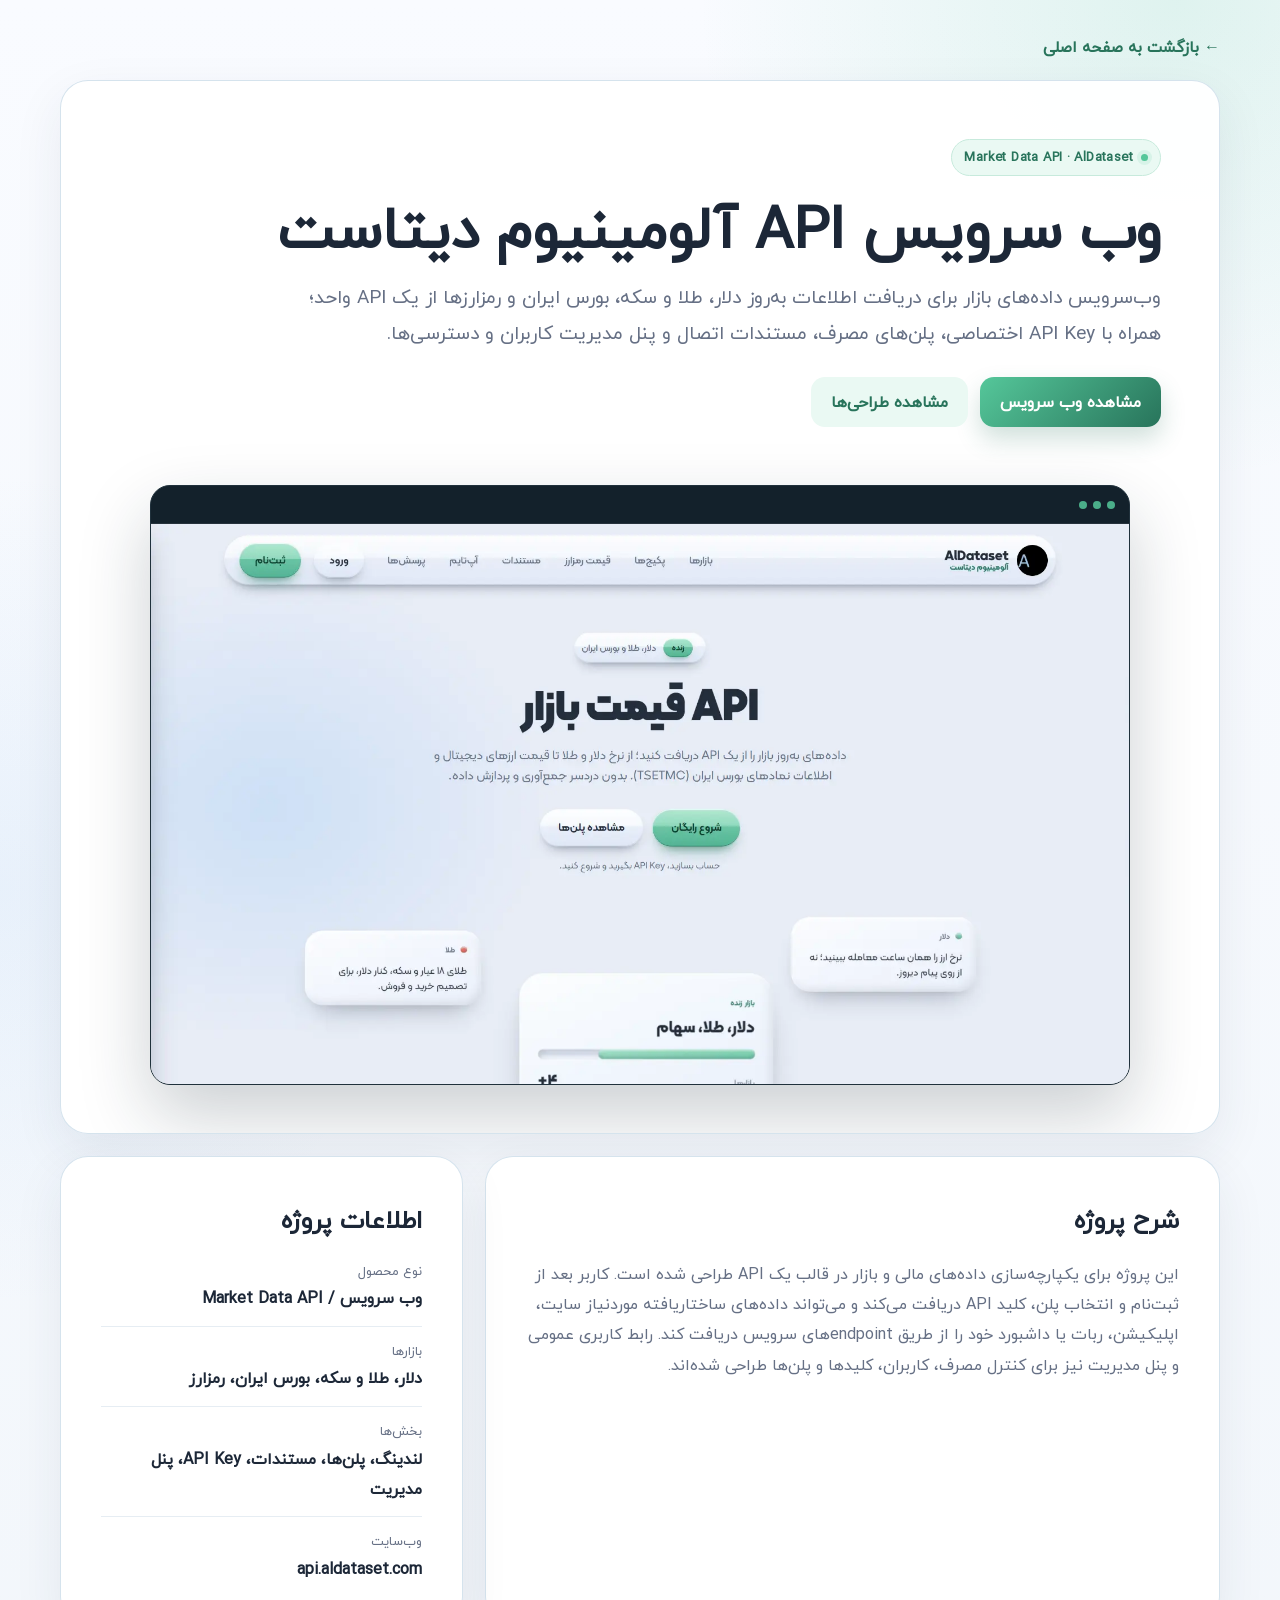
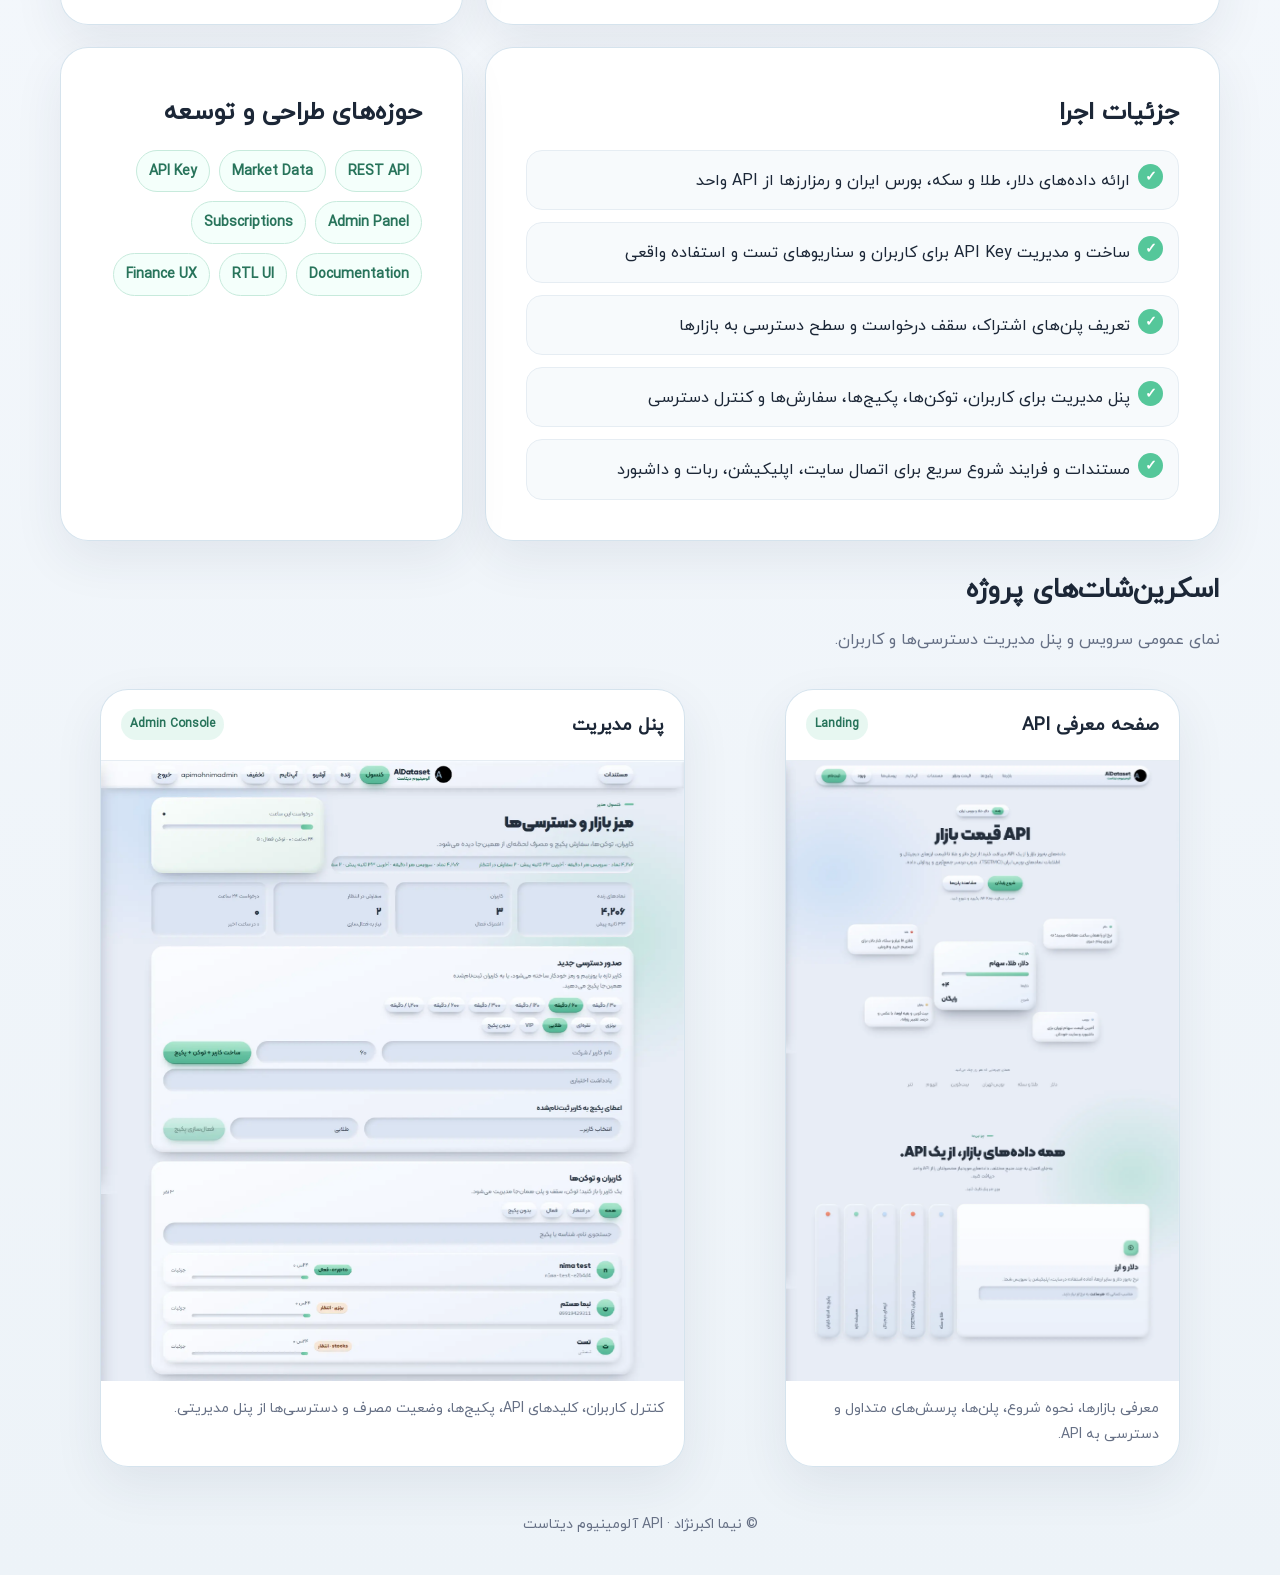
<file: projects/aldataset-api/index.html>
<!doctype html>
<html lang="fa-IR" dir="rtl">
  <head>
    <meta charset="utf-8" />
    <meta name="viewport" content="width=device-width, initial-scale=1" />
    <title>وب سرویس API آلومینیوم دیتاست | نیما اکبرنژاد</title>
    <meta
      name="description"
      content="جزئیات طراحی و توسعه وب سرویس API آلومینیوم دیتاست برای داده‌های دلار، طلا و سکه، بورس ایران و رمزارزها همراه با API Key، پلن‌ها، مستندات و پنل مدیریت."
    />
    <meta name="robots" content="index, follow, max-image-preview:large" />
    <meta name="author" content="Nima Akbarnezhad" />
    <meta name="theme-color" content="#55c79a" />
    <link rel="canonical" href="https://nimalog.ir/projects/aldataset-api/" />
    <link rel="preload" as="font" href="../../assets/fonts/IRY.woff2" type="font/woff2" crossorigin />
    <link rel="preload" as="image" href="../../assets/portfolio_image/site/aldataset-api-landing.webp" />
    <style>
      @font-face { font-family: IRY; src: url("../../assets/fonts/IRY.woff2") format("woff2"); font-display: swap; }
      :root {
        --green: #55c79a;
        --green-dark: #28745b;
        --green-soft: #eaf9f3;
        --green-line: #c7eadc;
        --ink: #1c2737;
        --muted: #667085;
        --line: #e6edf3;
        --soft: #f7fafc;
      }
      * { box-sizing: border-box; }
      html { scroll-behavior: smooth; }
      body {
        margin: 0;
        color: var(--ink);
        background:
          radial-gradient(circle at 92% 0%, rgba(85, 199, 154, .16), transparent 30rem),
          radial-gradient(circle at 0% 28%, rgba(109, 169, 233, .10), transparent 26rem),
          linear-gradient(180deg, #f9fbff 0%, #edf3f8 100%);
        font-family: IRY, Tahoma, Arial, sans-serif;
        line-height: 1.9;
      }
      a { color: inherit; }
      img { display: block; max-width: 100%; }
      .page { width: min(1160px, calc(100% - 32px)); margin: 32px auto; }
      .back { display:inline-flex; align-items:center; gap:8px; margin-bottom:18px; color:var(--green-dark); text-decoration:none; font-weight:800; }
      .hero, .section, .shot-card {
        background: rgba(255,255,255,.96);
        border: 1px solid rgba(211, 226, 237, .95);
        border-radius: 28px;
        box-shadow: 0 18px 50px rgba(33, 50, 72, .08);
      }
      .hero { overflow:hidden; }
      .hero__content { padding: clamp(28px, 5vw, 58px); }
      .eyebrow {
        display:inline-flex; align-items:center; gap:8px; padding:5px 12px;
        border:1px solid var(--green-line); border-radius:999px; color:var(--green-dark);
        background:var(--green-soft); font-size:13px; font-weight:900; letter-spacing:.03em;
      }
      .eyebrow::before { content:""; width:7px; height:7px; border-radius:50%; background:var(--green); box-shadow:0 0 0 4px rgba(85,199,154,.13); }
      h1 { margin:18px 0 12px; font-size:clamp(32px, 5vw, 58px); line-height:1.25; }
      .lead { max-width:900px; margin:0; color:var(--muted); font-size:clamp(16px, 2vw, 19px); }
      .actions { display:flex; flex-wrap:wrap; gap:12px; margin-top:26px; }
      .btn { display:inline-flex; align-items:center; justify-content:center; min-height:48px; padding:10px 20px; border-radius:14px; text-decoration:none; font-weight:900; }
      .btn--primary { color:#fff; background:linear-gradient(135deg, var(--green), var(--green-dark)); box-shadow:0 12px 24px rgba(40,116,91,.22); }
      .btn--secondary { color:var(--green-dark); background:var(--green-soft); }
      .preview { padding:0 clamp(18px, 4vw, 46px) clamp(22px, 5vw, 48px); }
      .browser { max-width:980px; margin:0 auto; overflow:hidden; border:1px solid #20313c; border-radius:20px; background:#13212b; box-shadow:0 30px 70px rgba(24,42,56,.22); }
      .browser__bar { display:flex; align-items:center; gap:6px; height:38px; padding:0 14px; border-bottom:1px solid rgba(255,255,255,.08); }
      .browser__bar span { width:8px; height:8px; border-radius:50%; background:var(--green); opacity:.85; }
      .browser__screen { max-height:560px; overflow:auto; background:#fff; }
      .browser__screen img { width:100%; height:auto; }
      .content-grid { display:grid; grid-template-columns:1.55fr .85fr; gap:22px; margin-top:22px; }
      .section { padding:clamp(24px, 4vw, 40px); }
      .section h2 { margin:0 0 14px; font-size:25px; }
      .section p { margin:0; color:var(--muted); }
      .feature-list { display:grid; gap:12px; margin:0; padding:0; list-style:none; }
      .feature-list li { position:relative; padding:14px 48px 14px 16px; border:1px solid var(--line); border-radius:16px; background:var(--soft); }
      .feature-list li::before { content:"✓"; position:absolute; top:13px; right:15px; display:grid; width:25px; height:25px; place-items:center; border-radius:50%; color:#fff; background:var(--green); font-size:14px; font-weight:900; }
      .meta { display:grid; gap:12px; }
      .meta__item { padding-bottom:12px; border-bottom:1px solid var(--line); }
      .meta__item:last-child { border-bottom:0; padding-bottom:0; }
      .meta__label { display:block; color:var(--muted); font-size:13px; }
      .meta__value { font-weight:900; }
      .stack { display:flex; flex-wrap:wrap; gap:9px; }
      .stack span { padding:7px 12px; border:1px solid var(--green-line); border-radius:999px; color:var(--green-dark); background:#f4fffb; font-size:14px; font-weight:800; }
      .gallery-section { margin-top:22px; }
      .gallery-section > h2 { margin:0 0 14px; font-size:27px; }
      .gallery-section > p { margin:-4px 0 18px; color:var(--muted); }
      .shots { display:grid; grid-template-columns:1fr 1.4fr; gap:20px; }
      .shot-card { overflow:hidden; }
      .shot-card__head { display:flex; align-items:center; justify-content:space-between; gap:12px; padding:18px 20px; border-bottom:1px solid var(--line); }
      .shot-card__head h3 { margin:0; font-size:18px; }
      .shot-card__head span { flex:0 0 auto; padding:4px 9px; border-radius:999px; color:var(--green-dark); background:rgba(85,199,154,.14); font-size:12px; font-weight:900; }
      .shot-card__viewport { height:620px; overflow:auto; background:#eef3f8; }
      .shot-card__viewport img { width:100%; height:auto; }
      .shot-card figcaption { padding:14px 20px 18px; color:var(--muted); font-size:14px; }
      footer { padding:28px 0 6px; color:var(--muted); text-align:center; font-size:14px; }
      @media (max-width:820px) {
        .page { margin-top:18px; }
        .content-grid, .shots { grid-template-columns:1fr; }
        .hero, .section, .shot-card { border-radius:21px; }
        .browser__screen { max-height:430px; }
        .shot-card__viewport { height:500px; }
      }
    </style>
    <script type="application/ld+json">
      {
        "@context": "https://schema.org",
        "@type": "SoftwareApplication",
        "name": "API آلومینیوم دیتاست",
        "url": "https://api.aldataset.com/",
        "applicationCategory": "FinanceApplication",
        "creator": { "@type": "Person", "name": "نیما اکبرنژاد", "url": "https://nimalog.ir/" },
        "image": [
          "https://nimalog.ir/assets/portfolio_image/site/aldataset-api-landing.webp",
          "https://nimalog.ir/assets/portfolio_image/site/aldataset-api-admin.webp"
        ],
        "inLanguage": "fa-IR"
      }
    </script>
  </head>
  <body>
    <main class="page">
      <a class="back" href="../../index.html#recent_websites">← بازگشت به صفحه اصلی</a>
      <article class="hero">
        <div class="hero__content">
          <span class="eyebrow">Market Data API · AlDataset</span>
          <h1>وب سرویس API آلومینیوم دیتاست</h1>
          <p class="lead">
            وب‌سرویس داده‌های بازار برای دریافت اطلاعات به‌روز دلار، طلا و سکه،
            بورس ایران و رمزارزها از یک API واحد؛ همراه با API Key اختصاصی،
            پلن‌های مصرف، مستندات اتصال و پنل مدیریت کاربران و دسترسی‌ها.
          </p>
          <div class="actions">
            <a class="btn btn--primary" href="https://api.aldataset.com/" target="_blank" rel="noopener noreferrer">مشاهده وب سرویس</a>
            <a class="btn btn--secondary" href="#screens">مشاهده طراحی‌ها</a>
          </div>
        </div>
        <div class="preview">
          <div class="browser">
            <div class="browser__bar" aria-hidden="true"><span></span><span></span><span></span></div>
            <div class="browser__screen">
              <img src="../../assets/portfolio_image/site/aldataset-api-landing.webp" alt="نمای صفحه معرفی API آلومینیوم دیتاست" width="426" height="2048" decoding="async" />
            </div>
          </div>
        </div>
      </article>

      <div class="content-grid" id="details">
        <section class="section">
          <h2>شرح پروژه</h2>
          <p>
            این پروژه برای یکپارچه‌سازی داده‌های مالی و بازار در قالب یک API طراحی
            شده است. کاربر بعد از ثبت‌نام و انتخاب پلن، کلید API دریافت می‌کند و
            می‌تواند داده‌های ساختاریافته موردنیاز سایت، اپلیکیشن، ربات یا داشبورد
            خود را از طریق endpointهای سرویس دریافت کند. رابط کاربری عمومی و پنل
            مدیریت نیز برای کنترل مصرف، کاربران، کلیدها و پلن‌ها طراحی شده‌اند.
          </p>
        </section>
        <aside class="section">
          <h2>اطلاعات پروژه</h2>
          <div class="meta">
            <div class="meta__item"><span class="meta__label">نوع محصول</span><span class="meta__value">وب سرویس / Market Data API</span></div>
            <div class="meta__item"><span class="meta__label">بازارها</span><span class="meta__value">دلار، طلا و سکه، بورس ایران، رمزارز</span></div>
            <div class="meta__item"><span class="meta__label">بخش‌ها</span><span class="meta__value">لندینگ، پلن‌ها، مستندات، API Key، پنل مدیریت</span></div>
            <div class="meta__item"><span class="meta__label">وب‌سایت</span><span class="meta__value">api.aldataset.com</span></div>
          </div>
        </aside>
        <section class="section">
          <h2>جزئیات اجرا</h2>
          <ul class="feature-list">
            <li>ارائه داده‌های دلار، طلا و سکه، بورس ایران و رمزارزها از API واحد</li>
            <li>ساخت و مدیریت API Key برای کاربران و سناریوهای تست و استفاده واقعی</li>
            <li>تعریف پلن‌های اشتراک، سقف درخواست و سطح دسترسی به بازارها</li>
            <li>پنل مدیریت برای کاربران، توکن‌ها، پکیج‌ها، سفارش‌ها و کنترل دسترسی</li>
            <li>مستندات و فرایند شروع سریع برای اتصال سایت، اپلیکیشن، ربات و داشبورد</li>
          </ul>
        </section>
        <section class="section">
          <h2>حوزه‌های طراحی و توسعه</h2>
          <div class="stack">
            <span>REST API</span><span>Market Data</span><span>API Key</span><span>Admin Panel</span><span>Subscriptions</span><span>Documentation</span><span>RTL UI</span><span>Finance UX</span>
          </div>
        </section>
      </div>

      <section class="gallery-section" id="screens">
        <h2>اسکرین‌شات‌های پروژه</h2>
        <p>نمای عمومی سرویس و پنل مدیریت دسترسی‌ها و کاربران.</p>
        <div class="shots">
          <figure class="shot-card">
            <div class="shot-card__head"><h3>صفحه معرفی API</h3><span>Landing</span></div>
            <div class="shot-card__viewport">
              <img src="../../assets/portfolio_image/site/aldataset-api-landing.webp" alt="صفحه معرفی API قیمت بازار آلومینیوم دیتاست" width="426" height="2048" decoding="async" />
            </div>
            <figcaption>معرفی بازارها، نحوه شروع، پلن‌ها، پرسش‌های متداول و دسترسی به API.</figcaption>
          </figure>
          <figure class="shot-card">
            <div class="shot-card__head"><h3>پنل مدیریت</h3><span>Admin Console</span></div>
            <div class="shot-card__viewport">
              <img src="../../assets/portfolio_image/site/aldataset-api-admin.webp" alt="پنل مدیریت وب سرویس آلومینیوم دیتاست" width="1481" height="2048" decoding="async" />
            </div>
            <figcaption>کنترل کاربران، کلیدهای API، پکیج‌ها، وضعیت مصرف و دسترسی‌ها از پنل مدیریتی.</figcaption>
          </figure>
        </div>
      </section>
      <footer>© نیما اکبرنژاد · API آلومینیوم دیتاست</footer>
    </main>
  </body>
</html>
</file>
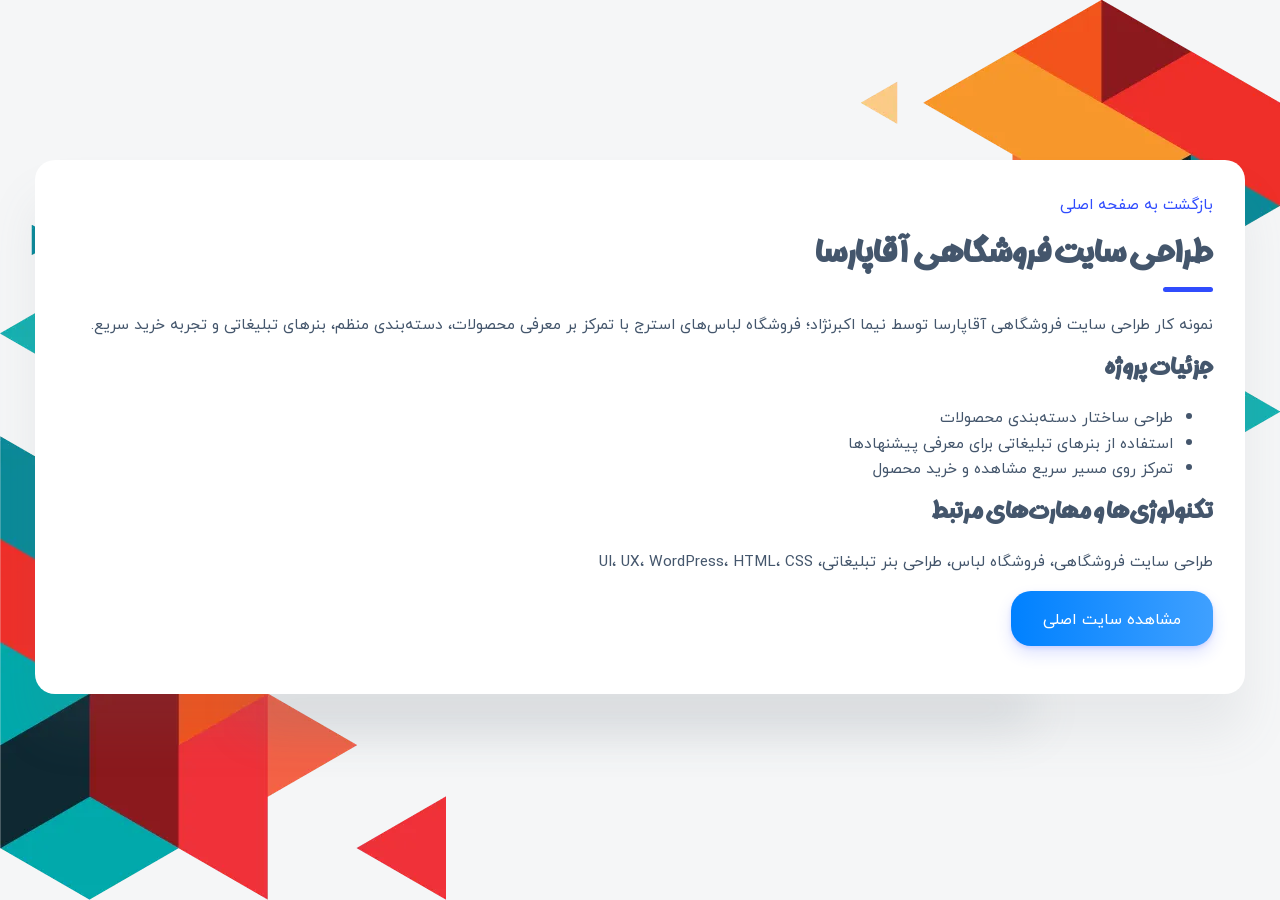
<file: projects/aqaparsa/index.html>
<!DOCTYPE html>
<html lang="fa-IR" dir="rtl">
<head>
  <meta charset="utf-8">
  <title>طراحی سایت فروشگاهی آقاپارسا | نیما اکبرنژاد</title>
  <meta name="viewport" content="width=device-width, initial-scale=1">
  <meta name="description" content="نمونه کار طراحی سایت فروشگاهی آقاپارسا توسط نیما اکبرنژاد؛ فروشگاه لباس‌های استرج با تمرکز بر معرفی محصولات، دسته‌بندی منظم، بنرهای تبلیغاتی و تجربه خرید سریع.">
  <meta name="robots" content="index, follow, max-image-preview:large">
  <link rel="canonical" href="https://nimalog.ir/projects/aqaparsa/">
  <meta property="og:type" content="article">
  <meta property="og:locale" content="fa_IR">
  <meta property="og:title" content="طراحی سایت فروشگاهی آقاپارسا | نیما اکبرنژاد">
  <meta property="og:description" content="نمونه کار طراحی سایت فروشگاهی آقاپارسا توسط نیما اکبرنژاد؛ فروشگاه لباس‌های استرج با تمرکز بر معرفی محصولات، دسته‌بندی منظم، بنرهای تبلیغاتی و تجربه خرید سریع.">
  <meta property="og:url" content="https://nimalog.ir/projects/aqaparsa/">
  <meta property="og:image" content="https://nimalog.ir/assets/portfolio_image/site/aqaparsa-store.webp">
  <meta name="twitter:card" content="summary_large_image">
  <link rel="stylesheet" href="../../assets/styles/main.min.css">
  <script type="application/ld+json">{
  "@context": "https://schema.org",
  "@type": "CreativeWork",
  "name": "طراحی سایت فروشگاهی آقاپارسا",
  "url": "https://nimalog.ir/projects/aqaparsa/",
  "author": {
    "@id": "https://nimalog.ir/#person"
  },
  "creator": {
    "@id": "https://nimalog.ir/#person"
  },
  "description": "نمونه کار طراحی سایت فروشگاهی آقاپارسا توسط نیما اکبرنژاد؛ فروشگاه لباس‌های استرج با تمرکز بر معرفی محصولات، دسته‌بندی منظم، بنرهای تبلیغاتی و تجربه خرید سریع.",
  "keywords": "طراحی سایت فروشگاهی، فروشگاه لباس، طراحی بنر تبلیغاتی، UI، UX، WordPress، HTML، CSS",
  "inLanguage": "fa-IR",
  "image": "https://nimalog.ir/assets/portfolio_image/site/aqaparsa-store.webp"
}</script>
</head>
<body class="bg-triangles">
  <main class="main">
    <div class="container gutter-top">
      <article class="box shadow" style="padding:32px">
        <p><a href="../../">بازگشت به صفحه اصلی</a></p>
        <h1 class="title title--h1 title__separate">طراحی سایت فروشگاهی آقاپارسا</h1>
        <p class="text_justify">نمونه کار طراحی سایت فروشگاهی آقاپارسا توسط نیما اکبرنژاد؛ فروشگاه لباس‌های استرج با تمرکز بر معرفی محصولات، دسته‌بندی منظم، بنرهای تبلیغاتی و تجربه خرید سریع.</p>
        <h2 class="title title--h3">جزئیات پروژه</h2>
        <ul><li>طراحی ساختار دسته‌بندی محصولات</li>
<li>استفاده از بنرهای تبلیغاتی برای معرفی پیشنهادها</li>
<li>تمرکز روی مسیر سریع مشاهده و خرید محصول</li></ul>
        <h2 class="title title--h3">تکنولوژی‌ها و مهارت‌های مرتبط</h2>
        <p>طراحی سایت فروشگاهی، فروشگاه لباس، طراحی بنر تبلیغاتی، UI، UX، WordPress، HTML، CSS</p>
        <p><a class="btn btn--blue-gradient" href="https://aqaparsa.ir" target="_blank" rel="noopener noreferrer">مشاهده سایت اصلی</a></p>
      </article>
    </div>
  </main>
</body>
</html>
</file>
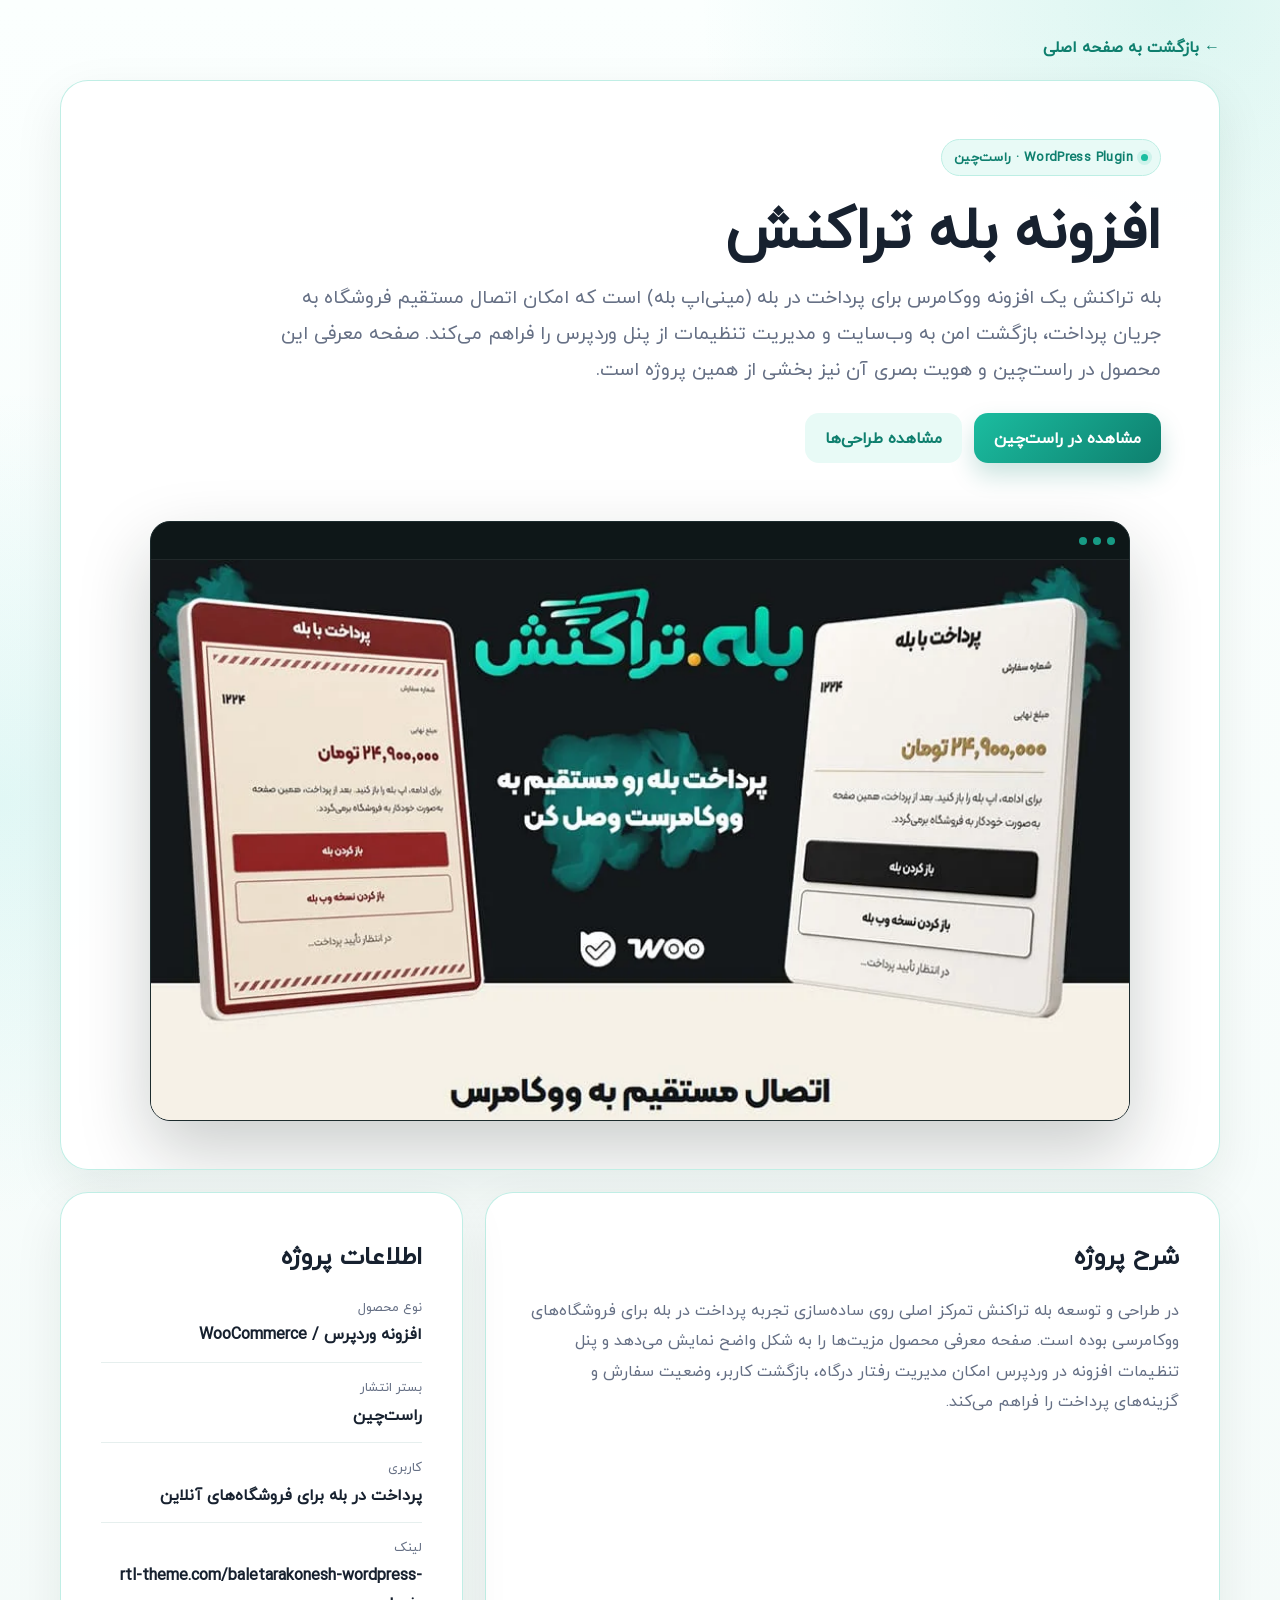
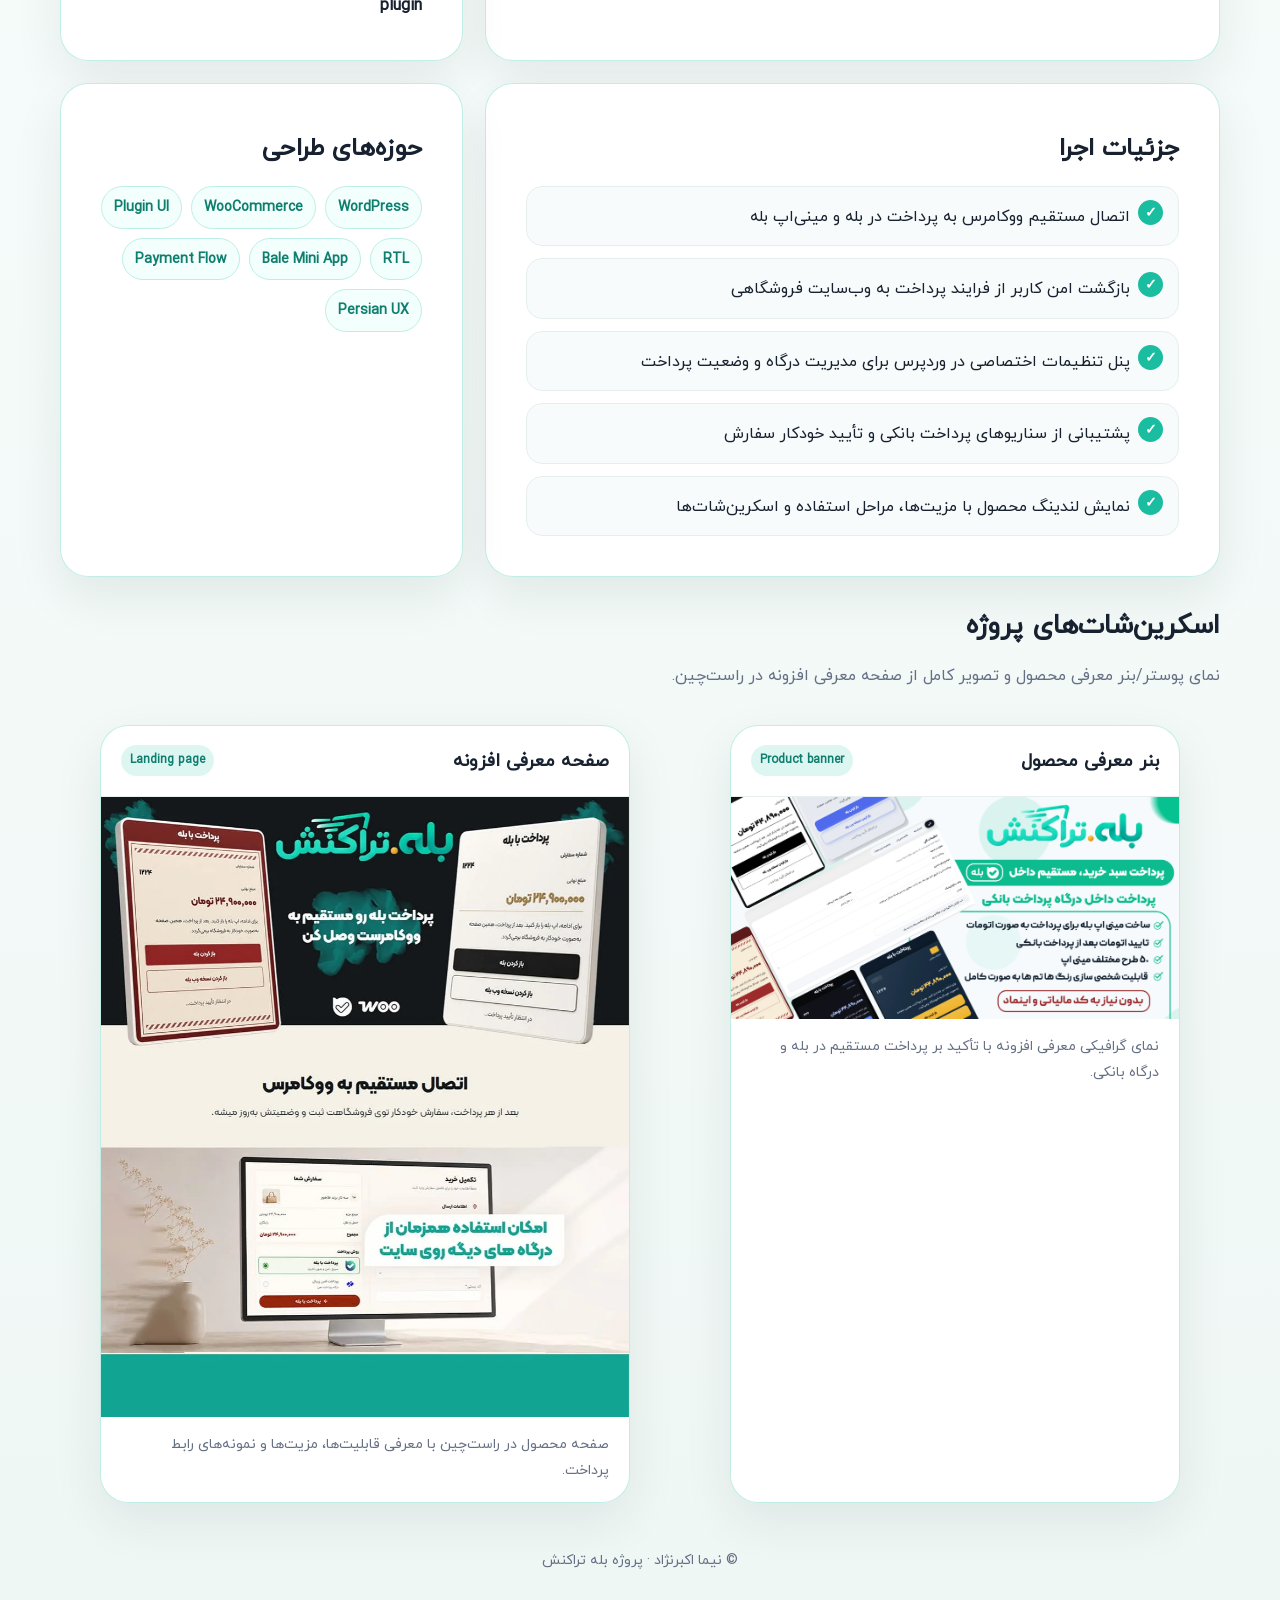
<file: projects/bale-tarakonesh/index.html>
<!doctype html>
<html lang="fa-IR" dir="rtl">
  <head>
    <meta charset="utf-8" />
    <meta name="viewport" content="width=device-width, initial-scale=1" />
    <title>طراحی افزونه بله تراکنش | نیما اکبرنژاد</title>
    <meta
      name="description"
      content="جزئیات طراحی و توسعه افزونه بله تراکنش؛ افزونه پرداخت ووکامرس در بله با اتصال مستقیم، بازگشت امن به سایت، پنل تنظیمات وردپرس و صفحه محصول در راست‌چین."
    />
    <meta name="robots" content="index, follow, max-image-preview:large" />
    <meta name="author" content="Nima Akbarnezhad" />
    <meta name="theme-color" content="#1bbda0" />
    <link rel="canonical" href="https://nimalog.ir/projects/bale-tarakonesh/" />
    <link rel="preload" as="font" href="../../assets/fonts/IRY.woff2" type="font/woff2" crossorigin />
    <link rel="preload" as="image" href="../../assets/portfolio_image/site/baletarakonesh-landing.webp" />
    <style>
      @font-face {
        font-family: IRY;
        src: url("../../assets/fonts/IRY.woff2") format("woff2");
        font-display: swap;
      }
      :root {
        --mint: #1bbda0;
        --mint-dark: #0e7f6e;
        --mint-soft: #e8faf6;
        --mint-line: #bdeee4;
        --ink: #17212f;
        --muted: #667085;
        --line: #e6efee;
        --soft: #f7fbfb;
      }
      * { box-sizing: border-box; }
      html { scroll-behavior: smooth; }
      body {
        margin: 0;
        color: var(--ink);
        background:
          radial-gradient(circle at 92% 0%, rgba(27, 189, 160, .14), transparent 30rem),
          radial-gradient(circle at 0% 25%, rgba(18, 195, 185, .10), transparent 26rem),
          linear-gradient(180deg, #fbfffe 0%, #eff7f5 100%);
        font-family: IRY, Tahoma, Arial, sans-serif;
        line-height: 1.9;
      }
      a { color: inherit; }
      img { display: block; max-width: 100%; }
      .page { width: min(1160px, calc(100% - 32px)); margin: 32px auto; }
      .back {
        display: inline-flex; align-items: center; gap: 8px; margin-bottom: 18px;
        color: var(--mint-dark); text-decoration: none; font-weight: 800;
      }
      .hero, .section, .shot-card {
        background: rgba(255,255,255,.96);
        border: 1px solid rgba(189, 238, 228, .95);
        border-radius: 28px;
        box-shadow: 0 18px 50px rgba(17, 34, 30, .08);
      }
      .hero { overflow: hidden; }
      .hero__content { padding: clamp(28px, 5vw, 58px); }
      .eyebrow {
        display: inline-flex; align-items: center; gap: 8px; padding: 5px 12px;
        border: 1px solid var(--mint-line); border-radius: 999px; color: var(--mint-dark);
        background: var(--mint-soft); font-size: 13px; font-weight: 900; letter-spacing: .03em;
      }
      .eyebrow::before {
        content: ""; width: 7px; height: 7px; border-radius: 50%; background: var(--mint);
        box-shadow: 0 0 0 4px rgba(27,189,160,.13);
      }
      h1 { margin: 18px 0 12px; font-size: clamp(32px, 5vw, 58px); line-height: 1.25; }
      .lead { max-width: 900px; margin: 0; color: var(--muted); font-size: clamp(16px, 2vw, 19px); }
      .actions { display: flex; flex-wrap: wrap; gap: 12px; margin-top: 26px; }
      .btn {
        display: inline-flex; align-items: center; justify-content: center; min-height: 48px;
        padding: 10px 20px; border-radius: 14px; text-decoration: none; font-weight: 900;
      }
      .btn--primary {
        color: #fff; background: linear-gradient(135deg, var(--mint), var(--mint-dark));
        box-shadow: 0 12px 24px rgba(14,127,110,.22);
      }
      .btn--secondary { color: var(--mint-dark); background: var(--mint-soft); }
      .preview { padding: 0 clamp(18px, 4vw, 46px) clamp(22px, 5vw, 48px); }
      .browser {
        max-width: 980px; margin: 0 auto; overflow: hidden; border: 1px solid #1c2b2d;
        border-radius: 20px; background: #0e1718; box-shadow: 0 30px 70px rgba(17, 30, 28, .22);
      }
      .browser__bar {
        display: flex; align-items: center; gap: 6px; height: 38px; padding: 0 14px;
        border-bottom: 1px solid rgba(255,255,255,.08);
      }
      .browser__bar span { width: 8px; height: 8px; border-radius: 50%; background: var(--mint); opacity: .8; }
      .browser__screen { max-height: 560px; overflow: auto; background: #fff; }
      .browser__screen img { width: 100%; height: auto; }
      .content-grid { display: grid; grid-template-columns: 1.55fr .85fr; gap: 22px; margin-top: 22px; }
      .section { padding: clamp(24px, 4vw, 40px); }
      .section h2 { margin: 0 0 14px; font-size: 25px; }
      .section p { margin: 0; color: var(--muted); }
      .feature-list { display: grid; gap: 12px; margin: 0; padding: 0; list-style: none; }
      .feature-list li {
        position: relative; padding: 14px 48px 14px 16px; border: 1px solid var(--line);
        border-radius: 16px; background: var(--soft);
      }
      .feature-list li::before {
        content: "✓"; position: absolute; top: 13px; right: 15px; display: grid;
        width: 25px; height: 25px; place-items: center; border-radius: 50%;
        color: #fff; background: var(--mint); font-size: 14px; font-weight: 900;
      }
      .meta { display: grid; gap: 12px; }
      .meta__item { padding-bottom: 12px; border-bottom: 1px solid var(--line); }
      .meta__item:last-child { border-bottom: 0; padding-bottom: 0; }
      .meta__label { display: block; color: var(--muted); font-size: 13px; }
      .meta__value { font-weight: 900; }
      .stack { display: flex; flex-wrap: wrap; gap: 9px; }
      .stack span {
        padding: 7px 12px; border: 1px solid var(--mint-line); border-radius: 999px;
        color: var(--mint-dark); background: #f2fffc; font-size: 14px; font-weight: 800;
      }
      .gallery-section { margin-top: 22px; }
      .gallery-section > h2 { margin: 0 0 14px; font-size: 27px; }
      .gallery-section > p { margin: -4px 0 18px; color: var(--muted); }
      .shots { display: grid; grid-template-columns: 1fr 1.15fr; gap: 20px; }
      .shot-card { overflow: hidden; }
      .shot-card__head {
        display: flex; align-items: center; justify-content: space-between; gap: 12px;
        padding: 18px 20px; border-bottom: 1px solid var(--line);
      }
      .shot-card__head h3 { margin: 0; font-size: 18px; }
      .shot-card__head span {
        flex: 0 0 auto; padding: 4px 9px; border-radius: 999px;
        color: var(--mint-dark); background: rgba(27, 189, 160, .14); font-size: 12px; font-weight: 900;
      }
      .shot-card__viewport { height: 620px; overflow: auto; background: #eef5f4; }
      .shot-card__viewport img { width: 100%; height: auto; }
      .shot-card img { width: 100%; height: auto; }
      .shot-card figcaption { padding: 14px 20px 18px; color: var(--muted); font-size: 14px; }
      footer { padding: 28px 0 6px; color: var(--muted); text-align: center; font-size: 14px; }
      @media (max-width: 820px) {
        .page { margin-top: 18px; }
        .content-grid, .shots { grid-template-columns: 1fr; }
        .hero, .section, .shot-card { border-radius: 21px; }
        .browser__screen { max-height: 430px; }
        .shot-card__viewport { height: 500px; }
      }
    </style>
    <script type="application/ld+json">
      {
        "@context": "https://schema.org",
        "@type": "CreativeWork",
        "name": "طراحی افزونه بله تراکنش",
        "url": "https://nimalog.ir/projects/bale-tarakonesh/",
        "image": [
          "https://nimalog.ir/assets/portfolio_image/site/baletarakonesh-banner.webp",
          "https://nimalog.ir/assets/portfolio_image/site/baletarakonesh-landing.webp"
        ],
        "creator": {
          "@type": "Person",
          "name": "نیما اکبرنژاد",
          "url": "https://nimalog.ir/"
        },
        "about": [
          "WordPress plugin",
          "WooCommerce payment",
          "Bale mini app",
          "RTL landing page"
        ],
        "inLanguage": "fa-IR"
      }
    </script>
  </head>
  <body>
    <main class="page">
      <a class="back" href="../../index.html#recent_websites">← بازگشت به صفحه اصلی</a>

      <article class="hero">
        <div class="hero__content">
          <span class="eyebrow">WordPress Plugin · راست‌چین</span>
          <h1>افزونه بله تراکنش</h1>
          <p class="lead">
            بله تراکنش یک افزونه ووکامرس برای پرداخت در بله (مینی‌اپ بله) است که
            امکان اتصال مستقیم فروشگاه به جریان پرداخت، بازگشت امن به وب‌سایت و
            مدیریت تنظیمات از پنل وردپرس را فراهم می‌کند. صفحه معرفی این محصول در
            راست‌چین و هویت بصری آن نیز بخشی از همین پروژه است.
          </p>
          <div class="actions">
            <a class="btn btn--primary" href="https://www.rtl-theme.com/baletarakonesh-wordpress-plugin/" target="_blank" rel="noopener noreferrer">مشاهده در راست‌چین</a>
            <a class="btn btn--secondary" href="#screens">مشاهده طراحی‌ها</a>
          </div>
        </div>

        <div class="preview">
          <div class="browser">
            <div class="browser__bar" aria-hidden="true"><span></span><span></span><span></span></div>
            <div class="browser__screen">
              <img
                src="../../assets/portfolio_image/site/baletarakonesh-landing.webp"
                alt="نمای کامل صفحه معرفی افزونه بله تراکنش"
                width="321"
                height="2048"
                decoding="async"
              />
            </div>
          </div>
        </div>
      </article>

      <div class="content-grid" id="details">
        <section class="section">
          <h2>شرح پروژه</h2>
          <p>
            در طراحی و توسعه بله تراکنش تمرکز اصلی روی ساده‌سازی تجربه پرداخت در
            بله برای فروشگاه‌های ووکامرسی بوده است. صفحه معرفی محصول مزیت‌ها را به
            شکل واضح نمایش می‌دهد و پنل تنظیمات افزونه در وردپرس امکان مدیریت
            رفتار درگاه، بازگشت کاربر، وضعیت سفارش و گزینه‌های پرداخت را فراهم
            می‌کند.
          </p>
        </section>

        <aside class="section">
          <h2>اطلاعات پروژه</h2>
          <div class="meta">
            <div class="meta__item">
              <span class="meta__label">نوع محصول</span>
              <span class="meta__value">افزونه وردپرس / WooCommerce</span>
            </div>
            <div class="meta__item">
              <span class="meta__label">بستر انتشار</span>
              <span class="meta__value">راست‌چین</span>
            </div>
            <div class="meta__item">
              <span class="meta__label">کاربری</span>
              <span class="meta__value">پرداخت در بله برای فروشگاه‌های آنلاین</span>
            </div>
            <div class="meta__item">
              <span class="meta__label">لینک</span>
              <span class="meta__value">rtl-theme.com/baletarakonesh-wordpress-plugin</span>
            </div>
          </div>
        </aside>

        <section class="section">
          <h2>جزئیات اجرا</h2>
          <ul class="feature-list">
            <li>اتصال مستقیم ووکامرس به پرداخت در بله و مینی‌اپ بله</li>
            <li>بازگشت امن کاربر از فرایند پرداخت به وب‌سایت فروشگاهی</li>
            <li>پنل تنظیمات اختصاصی در وردپرس برای مدیریت درگاه و وضعیت پرداخت</li>
            <li>پشتیبانی از سناریوهای پرداخت بانکی و تأیید خودکار سفارش</li>
            <li>نمایش لندینگ محصول با مزیت‌ها، مراحل استفاده و اسکرین‌شات‌ها</li>
          </ul>
        </section>

        <section class="section">
          <h2>حوزه‌های طراحی</h2>
          <div class="stack">
            <span>WordPress</span>
            <span>WooCommerce</span>
            <span>Plugin UI</span>
            <span>RTL</span>
            <span>Bale Mini App</span>
            <span>Payment Flow</span>
            <span>Persian UX</span>
          </div>
        </section>
      </div>

      <section class="gallery-section" id="screens">
        <h2>اسکرین‌شات‌های پروژه</h2>
        <p>
          نمای پوستر/بنر معرفی محصول و تصویر کامل از صفحه معرفی افزونه در راست‌چین.
        </p>
        <div class="shots">
          <figure class="shot-card">
            <div class="shot-card__head">
              <h3>بنر معرفی محصول</h3>
              <span>Product banner</span>
            </div>
            <img
              src="../../assets/portfolio_image/site/baletarakonesh-banner.webp"
              alt="بنر معرفی افزونه بله تراکنش"
              width="2048"
              height="1014"
              decoding="async"
            />
            <figcaption>
              نمای گرافیکی معرفی افزونه با تأکید بر پرداخت مستقیم در بله و درگاه بانکی.
            </figcaption>
          </figure>

          <figure class="shot-card">
            <div class="shot-card__head">
              <h3>صفحه معرفی افزونه</h3>
              <span>Landing page</span>
            </div>
            <div class="shot-card__viewport">
              <img
                src="../../assets/portfolio_image/site/baletarakonesh-landing.webp"
                alt="اسکرین‌شات کامل صفحه معرفی افزونه بله تراکنش در راست‌چین"
                width="321"
                height="2048"
                decoding="async"
              />
            </div>
            <figcaption>
              صفحه محصول در راست‌چین با معرفی قابلیت‌ها، مزیت‌ها و نمونه‌های رابط پرداخت.
            </figcaption>
          </figure>
        </div>
      </section>

      <footer>© نیما اکبرنژاد · پروژه بله تراکنش</footer>
    </main>
  </body>
</html>
</file>
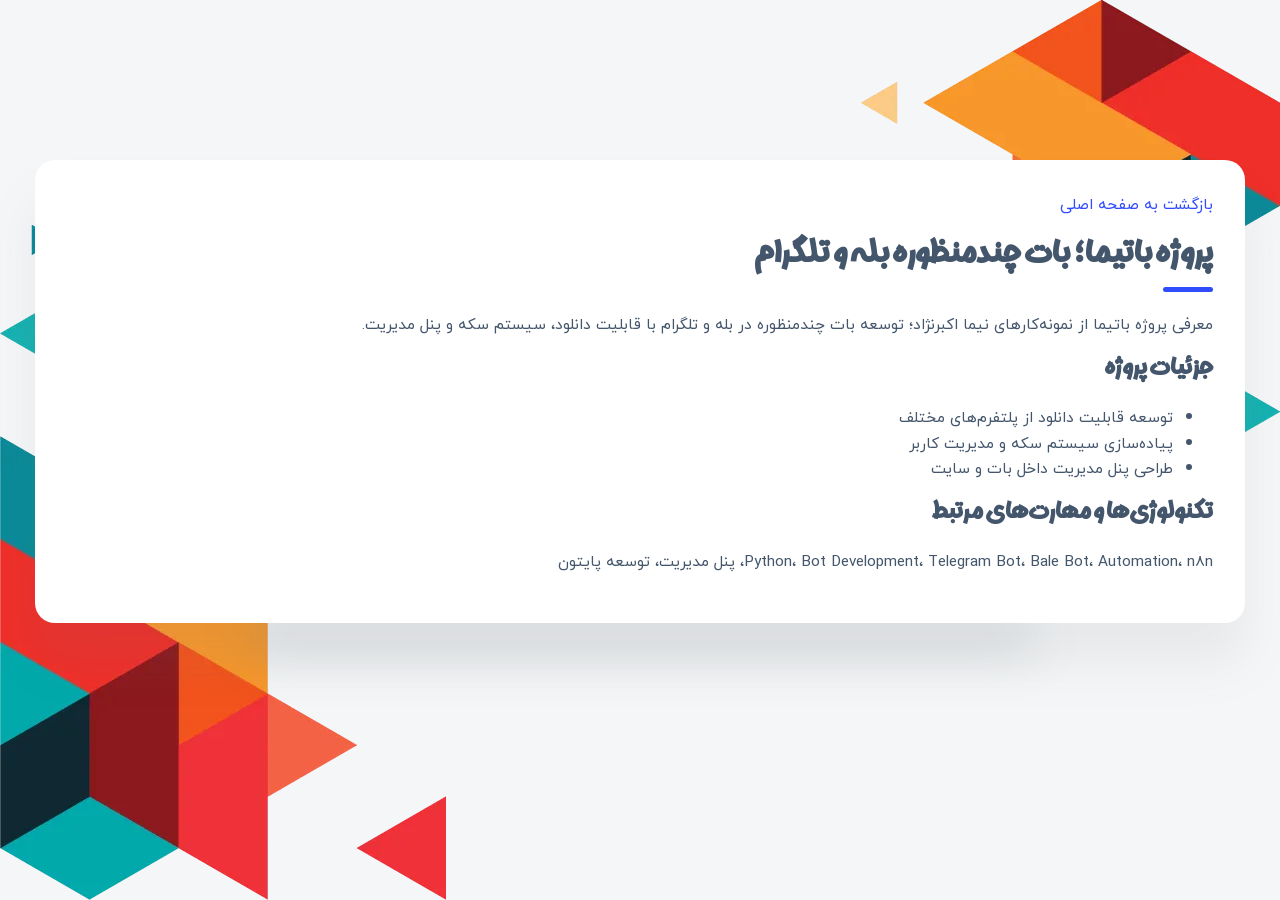
<file: projects/batima/index.html>
<!DOCTYPE html>
<html lang="fa-IR" dir="rtl">
<head>
  <meta charset="utf-8">
  <title>پروژه باتیما؛ بات چندمنظوره بله و تلگرام | نیما اکبرنژاد</title>
  <meta name="viewport" content="width=device-width, initial-scale=1">
  <meta name="description" content="معرفی پروژه باتیما از نمونه‌کارهای نیما اکبرنژاد؛ توسعه بات چندمنظوره در بله و تلگرام با قابلیت دانلود، سیستم سکه و پنل مدیریت.">
  <meta name="robots" content="index, follow, max-image-preview:large">
  <link rel="canonical" href="https://nimalog.ir/projects/batima/">
  <meta property="og:type" content="article">
  <meta property="og:locale" content="fa_IR">
  <meta property="og:title" content="پروژه باتیما؛ بات چندمنظوره بله و تلگرام | نیما اکبرنژاد">
  <meta property="og:description" content="معرفی پروژه باتیما از نمونه‌کارهای نیما اکبرنژاد؛ توسعه بات چندمنظوره در بله و تلگرام با قابلیت دانلود، سیستم سکه و پنل مدیریت.">
  <meta property="og:url" content="https://nimalog.ir/projects/batima/">
  <meta property="og:image" content="https://nimalog.ir/assets/img/avatar-1.webp">
  <meta name="twitter:card" content="summary_large_image">
  <link rel="stylesheet" href="../../assets/styles/main.min.css">
  <script type="application/ld+json">{
  "@context": "https://schema.org",
  "@type": "CreativeWork",
  "name": "پروژه باتیما؛ بات چندمنظوره بله و تلگرام",
  "url": "https://nimalog.ir/projects/batima/",
  "author": {
    "@id": "https://nimalog.ir/#person"
  },
  "creator": {
    "@id": "https://nimalog.ir/#person"
  },
  "description": "معرفی پروژه باتیما از نمونه‌کارهای نیما اکبرنژاد؛ توسعه بات چندمنظوره در بله و تلگرام با قابلیت دانلود، سیستم سکه و پنل مدیریت.",
  "keywords": "Python، Bot Development، Telegram Bot، Bale Bot، Automation، n8n، پنل مدیریت، توسعه پایتون",
  "inLanguage": "fa-IR",
  "image": "https://nimalog.ir/assets/img/avatar-1.webp"
}</script>
</head>
<body class="bg-triangles">
  <main class="main">
    <div class="container gutter-top">
      <article class="box shadow" style="padding:32px">
        <p><a href="../../">بازگشت به صفحه اصلی</a></p>
        <h1 class="title title--h1 title__separate">پروژه باتیما؛ بات چندمنظوره بله و تلگرام</h1>
        <p class="text_justify">معرفی پروژه باتیما از نمونه‌کارهای نیما اکبرنژاد؛ توسعه بات چندمنظوره در بله و تلگرام با قابلیت دانلود، سیستم سکه و پنل مدیریت.</p>
        <h2 class="title title--h3">جزئیات پروژه</h2>
        <ul><li>توسعه قابلیت دانلود از پلتفرم‌های مختلف</li>
<li>پیاده‌سازی سیستم سکه و مدیریت کاربر</li>
<li>طراحی پنل مدیریت داخل بات و سایت</li></ul>
        <h2 class="title title--h3">تکنولوژی‌ها و مهارت‌های مرتبط</h2>
        <p>Python، Bot Development، Telegram Bot، Bale Bot، Automation، n8n، پنل مدیریت، توسعه پایتون</p>
        
      </article>
    </div>
  </main>
</body>
</html>
</file>
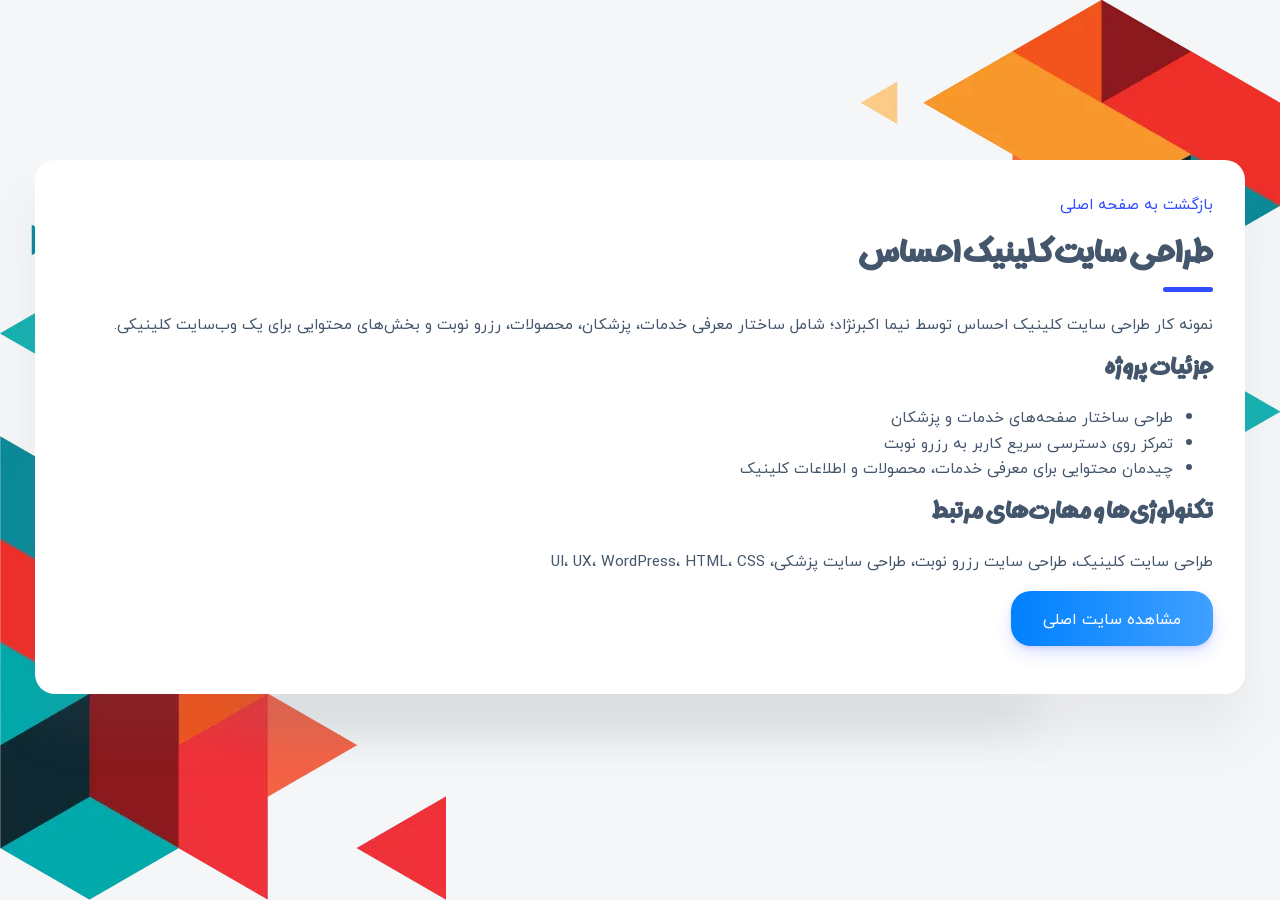
<file: projects/ehsas-clinic/index.html>
<!DOCTYPE html>
<html lang="fa-IR" dir="rtl">
<head>
  <meta charset="utf-8">
  <title>طراحی سایت کلینیک احساس | نیما اکبرنژاد</title>
  <meta name="viewport" content="width=device-width, initial-scale=1">
  <meta name="description" content="نمونه کار طراحی سایت کلینیک احساس توسط نیما اکبرنژاد؛ شامل ساختار معرفی خدمات، پزشکان، محصولات، رزرو نوبت و بخش‌های محتوایی برای یک وب‌سایت کلینیکی.">
  <meta name="robots" content="index, follow, max-image-preview:large">
  <link rel="canonical" href="https://nimalog.ir/projects/ehsas-clinic/">
  <meta property="og:type" content="article">
  <meta property="og:locale" content="fa_IR">
  <meta property="og:title" content="طراحی سایت کلینیک احساس | نیما اکبرنژاد">
  <meta property="og:description" content="نمونه کار طراحی سایت کلینیک احساس توسط نیما اکبرنژاد؛ شامل ساختار معرفی خدمات، پزشکان، محصولات، رزرو نوبت و بخش‌های محتوایی برای یک وب‌سایت کلینیکی.">
  <meta property="og:url" content="https://nimalog.ir/projects/ehsas-clinic/">
  <meta property="og:image" content="https://nimalog.ir/assets/portfolio_image/site/ehsas-clinic.webp">
  <meta name="twitter:card" content="summary_large_image">
  <link rel="stylesheet" href="../../assets/styles/main.min.css">
  <script type="application/ld+json">{
  "@context": "https://schema.org",
  "@type": "CreativeWork",
  "name": "طراحی سایت کلینیک احساس",
  "url": "https://nimalog.ir/projects/ehsas-clinic/",
  "author": {
    "@id": "https://nimalog.ir/#person"
  },
  "creator": {
    "@id": "https://nimalog.ir/#person"
  },
  "description": "نمونه کار طراحی سایت کلینیک احساس توسط نیما اکبرنژاد؛ شامل ساختار معرفی خدمات، پزشکان، محصولات، رزرو نوبت و بخش‌های محتوایی برای یک وب‌سایت کلینیکی.",
  "keywords": "طراحی سایت کلینیک، طراحی سایت رزرو نوبت، طراحی سایت پزشکی، UI، UX، WordPress، HTML، CSS",
  "inLanguage": "fa-IR",
  "image": "https://nimalog.ir/assets/portfolio_image/site/ehsas-clinic.webp"
}</script>
</head>
<body class="bg-triangles">
  <main class="main">
    <div class="container gutter-top">
      <article class="box shadow" style="padding:32px">
        <p><a href="../../">بازگشت به صفحه اصلی</a></p>
        <h1 class="title title--h1 title__separate">طراحی سایت کلینیک احساس</h1>
        <p class="text_justify">نمونه کار طراحی سایت کلینیک احساس توسط نیما اکبرنژاد؛ شامل ساختار معرفی خدمات، پزشکان، محصولات، رزرو نوبت و بخش‌های محتوایی برای یک وب‌سایت کلینیکی.</p>
        <h2 class="title title--h3">جزئیات پروژه</h2>
        <ul><li>طراحی ساختار صفحه‌های خدمات و پزشکان</li>
<li>تمرکز روی دسترسی سریع کاربر به رزرو نوبت</li>
<li>چیدمان محتوایی برای معرفی خدمات، محصولات و اطلاعات کلینیک</li></ul>
        <h2 class="title title--h3">تکنولوژی‌ها و مهارت‌های مرتبط</h2>
        <p>طراحی سایت کلینیک، طراحی سایت رزرو نوبت، طراحی سایت پزشکی، UI، UX، WordPress، HTML، CSS</p>
        <p><a class="btn btn--blue-gradient" href="https://ehsas.clinic" target="_blank" rel="noopener noreferrer">مشاهده سایت اصلی</a></p>
      </article>
    </div>
  </main>
</body>
</html>
</file>
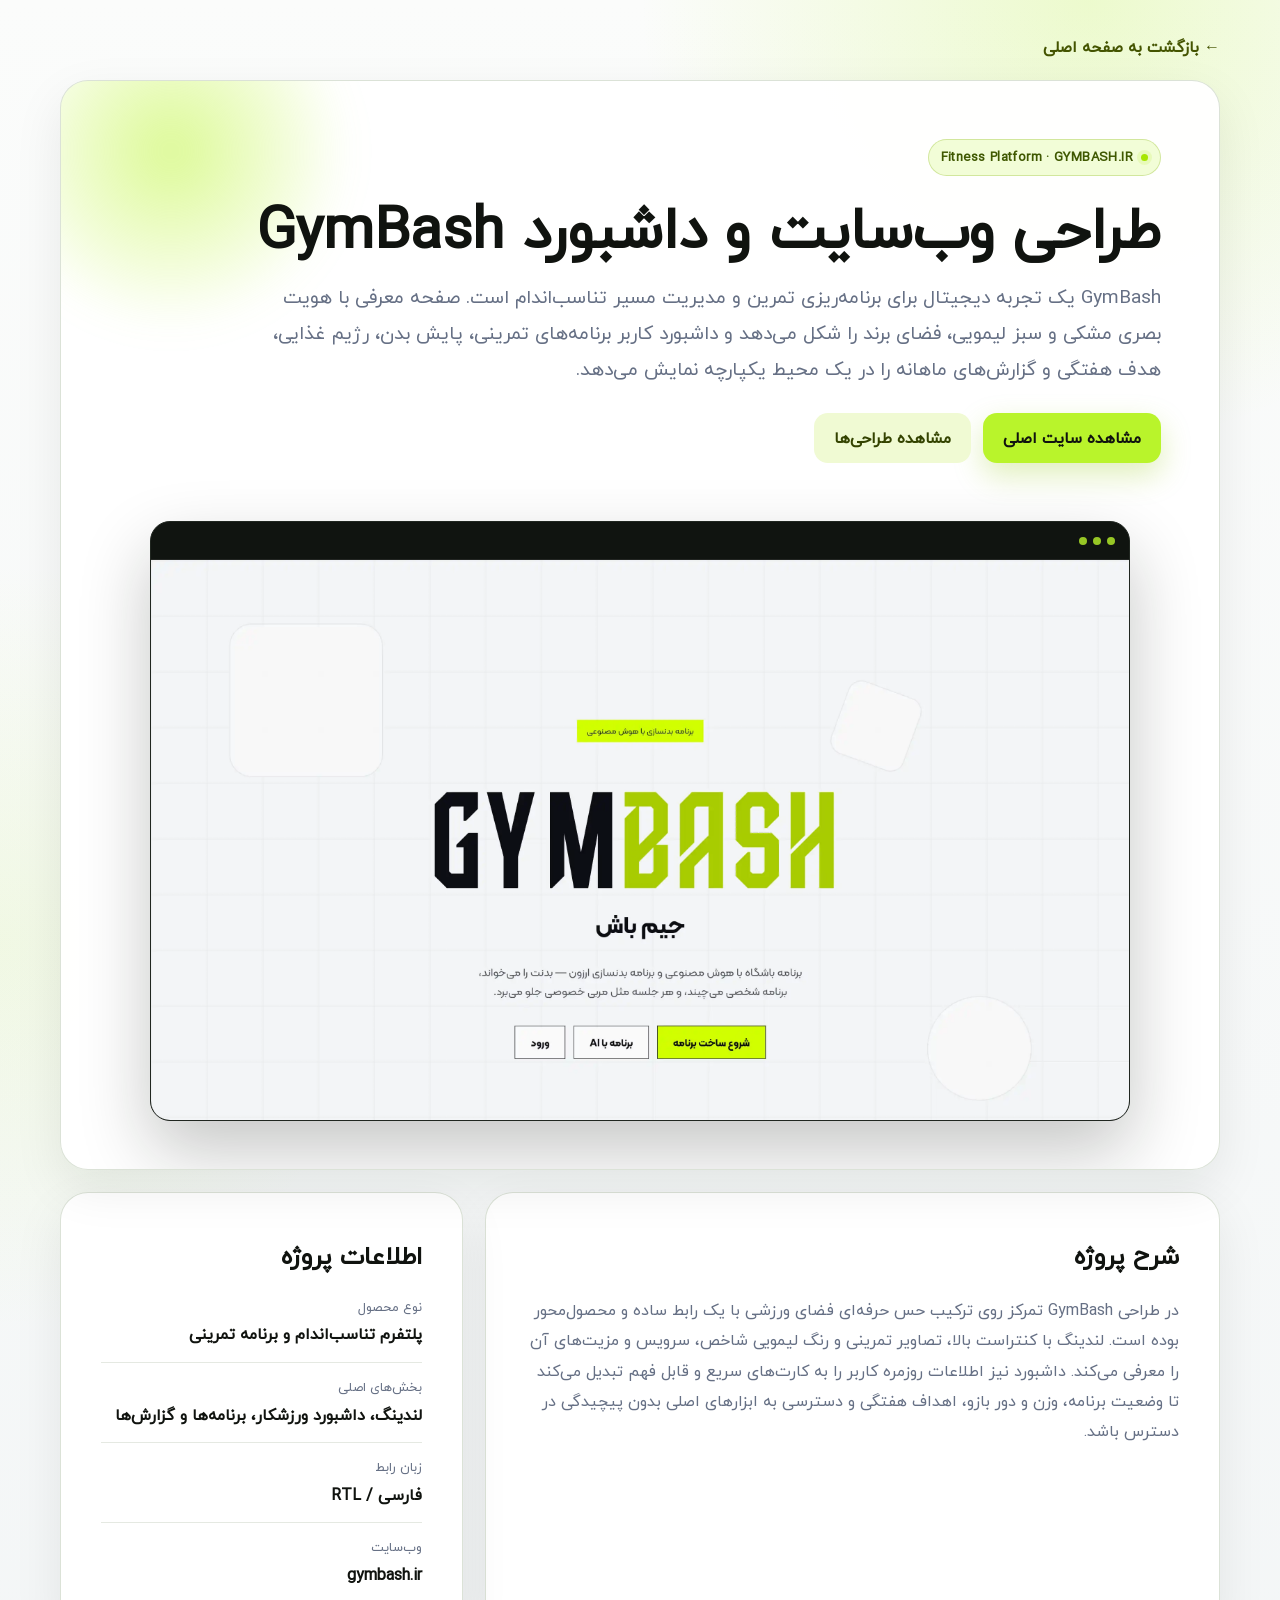
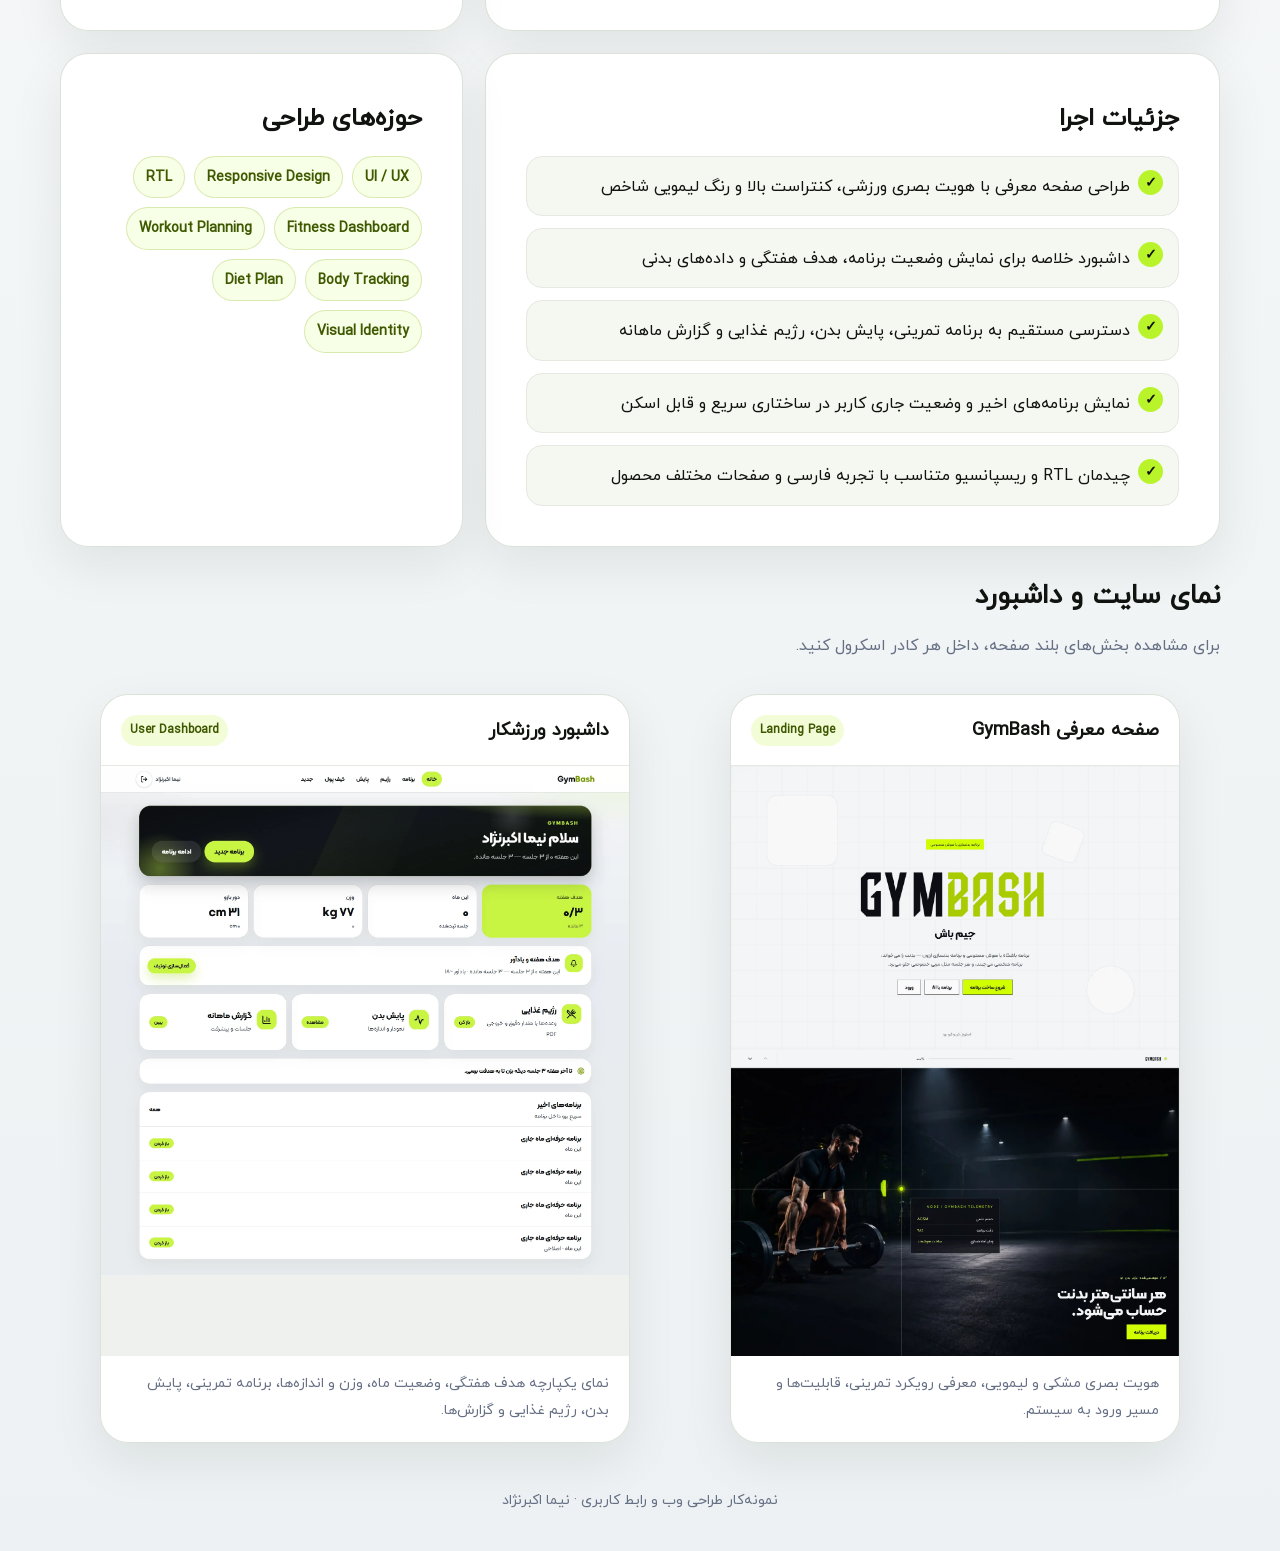
<file: projects/gymbash/index.html>
<!doctype html>
<html lang="fa-IR" dir="rtl">
  <head>
    <meta charset="utf-8" />
    <meta name="viewport" content="width=device-width, initial-scale=1" />
    <title>طراحی سایت و داشبورد GymBash | نیما اکبرنژاد</title>
    <meta
      name="description"
      content="جزئیات طراحی GymBash؛ پلتفرم تناسب‌اندام با برنامه تمرینی، پایش بدن، رژیم غذایی، گزارش ماهانه و داشبورد اختصاصی ورزشکار."
    />
    <meta name="robots" content="index, follow, max-image-preview:large" />
    <meta name="author" content="Nima Akbarnezhad" />
    <meta name="theme-color" content="#b9f42b" />
    <link rel="canonical" href="https://nimalog.ir/projects/gymbash/" />
    <link rel="preload" as="font" href="../../assets/fonts/IRY.woff2" type="font/woff2" crossorigin />
    <link rel="preload" as="image" href="../../assets/portfolio_image/site/gymbash-landing.webp" />
    <style>
      @font-face {
        font-family: IRY;
        src: url("../../assets/fonts/IRY.woff2") format("woff2");
        font-display: swap;
      }
      :root {
        --lime: #b9f42b;
        --lime-strong: #a7e600;
        --lime-dark: #547100;
        --ink: #10130f;
        --muted: #667085;
        --line: #e5e9e2;
        --card: #ffffff;
        --soft: #f5f8f1;
        --dark: #0e1210;
      }
      * { box-sizing: border-box; }
      html { scroll-behavior: smooth; }
      body {
        margin: 0;
        color: var(--ink);
        background:
          radial-gradient(circle at 85% 0%, rgba(185, 244, 43, .22), transparent 28rem),
          radial-gradient(circle at 0% 30%, rgba(185, 244, 43, .10), transparent 24rem),
          linear-gradient(180deg, #fbfcfb 0%, #edf1f3 100%);
        font-family: IRY, Tahoma, Arial, sans-serif;
        line-height: 1.9;
      }
      a { color: inherit; }
      img { display: block; max-width: 100%; }
      .page {
        width: min(1160px, calc(100% - 32px));
        margin: 32px auto;
      }
      .back {
        display: inline-flex;
        align-items: center;
        gap: 8px;
        margin-bottom: 18px;
        color: #445400;
        text-decoration: none;
        font-weight: 900;
      }
      .hero, .section, .shot-card {
        background: rgba(255,255,255,.96);
        border: 1px solid rgba(216, 223, 211, .9);
        border-radius: 28px;
        box-shadow: 0 18px 50px rgba(15, 23, 18, .08);
      }
      .hero {
        position: relative;
        overflow: hidden;
      }
      .hero::before {
        content: "";
        position: absolute;
        top: -110px;
        left: -70px;
        width: 360px;
        height: 360px;
        border-radius: 50%;
        background: radial-gradient(circle, rgba(185,244,43,.5), rgba(185,244,43,0) 70%);
        filter: blur(18px);
        pointer-events: none;
      }
      .hero__content { position: relative; z-index: 1; padding: clamp(28px, 5vw, 58px); }
      .eyebrow {
        display: inline-flex;
        align-items: center;
        gap: 8px;
        padding: 5px 12px;
        border: 1px solid rgba(127, 173, 10, .28);
        border-radius: 999px;
        color: #3f5800;
        background: rgba(185, 244, 43, .18);
        font-size: 13px;
        font-weight: 900;
        letter-spacing: .03em;
      }
      .eyebrow::before {
        content: "";
        width: 7px;
        height: 7px;
        border-radius: 50%;
        background: var(--lime-strong);
        box-shadow: 0 0 0 4px rgba(167,230,0,.14);
      }
      h1 {
        margin: 18px 0 12px;
        font-size: clamp(32px, 5vw, 58px);
        line-height: 1.25;
      }
      .lead {
        max-width: 900px;
        margin: 0;
        color: var(--muted);
        font-size: clamp(16px, 2vw, 19px);
      }
      .actions {
        display: flex;
        flex-wrap: wrap;
        gap: 12px;
        margin-top: 26px;
      }
      .btn {
        display: inline-flex;
        align-items: center;
        justify-content: center;
        min-height: 48px;
        padding: 10px 20px;
        border-radius: 14px;
        text-decoration: none;
        font-weight: 900;
      }
      .btn--primary {
        color: #10130f;
        background: var(--lime);
        box-shadow: 0 12px 30px rgba(144, 198, 12, .28);
      }
      .btn--secondary { color: #344300; background: #f0fad3; }
      .preview { padding: 0 clamp(18px, 4vw, 46px) clamp(22px, 5vw, 48px); }
      .browser {
        max-width: 980px;
        margin: 0 auto;
        overflow: hidden;
        border: 1px solid #202620;
        border-radius: 20px;
        background: #101410;
        box-shadow: 0 30px 70px rgba(15, 20, 16, .24);
      }
      .browser__bar {
        display: flex;
        align-items: center;
        gap: 6px;
        height: 38px;
        padding: 0 14px;
        border-bottom: 1px solid rgba(255,255,255,.08);
      }
      .browser__bar span {
        width: 8px;
        height: 8px;
        border-radius: 50%;
        background: var(--lime);
        opacity: .8;
      }
      .browser__screen { max-height: 560px; overflow: auto; background: #fff; }
      .browser__screen img { width: 100%; height: auto; }
      .content-grid {
        display: grid;
        grid-template-columns: 1.55fr .85fr;
        gap: 22px;
        margin-top: 22px;
      }
      .section { padding: clamp(24px, 4vw, 40px); }
      .section h2 { margin: 0 0 14px; font-size: 25px; }
      .section p { margin: 0; color: var(--muted); }
      .feature-list {
        display: grid;
        gap: 12px;
        margin: 0;
        padding: 0;
        list-style: none;
      }
      .feature-list li {
        position: relative;
        padding: 14px 48px 14px 16px;
        border: 1px solid var(--line);
        border-radius: 16px;
        background: var(--soft);
      }
      .feature-list li::before {
        content: "✓";
        position: absolute;
        top: 13px;
        right: 15px;
        display: grid;
        width: 25px;
        height: 25px;
        place-items: center;
        border-radius: 50%;
        color: #111;
        background: var(--lime);
        font-size: 14px;
        font-weight: 900;
      }
      .meta { display: grid; gap: 12px; }
      .meta__item { padding-bottom: 12px; border-bottom: 1px solid var(--line); }
      .meta__item:last-child { border-bottom: 0; padding-bottom: 0; }
      .meta__label { display: block; color: var(--muted); font-size: 13px; }
      .meta__value { font-weight: 900; }
      .stack { display: flex; flex-wrap: wrap; gap: 9px; }
      .stack span {
        padding: 7px 12px;
        border: 1px solid rgba(127, 173, 10, .25);
        border-radius: 999px;
        color: #405900;
        background: #f7ffe6;
        font-size: 14px;
        font-weight: 800;
      }
      .gallery-section { margin-top: 22px; }
      .gallery-section > h2 { margin: 0 0 14px; font-size: 27px; }
      .gallery-section > p { margin: -4px 0 18px; color: var(--muted); }
      .shots {
        display: grid;
        grid-template-columns: 1fr 1.15fr;
        gap: 20px;
      }
      .shot-card { overflow: hidden; }
      .shot-card__head {
        display: flex;
        align-items: center;
        justify-content: space-between;
        gap: 12px;
        padding: 18px 20px;
        border-bottom: 1px solid var(--line);
      }
      .shot-card__head h3 { margin: 0; font-size: 18px; }
      .shot-card__head span {
        flex: 0 0 auto;
        padding: 4px 9px;
        border-radius: 999px;
        color: #3f5800;
        background: rgba(185, 244, 43, .18);
        font-size: 12px;
        font-weight: 900;
      }
      .shot-card__viewport { height: 590px; overflow: auto; background: #eef1ee; }
      .shot-card__viewport img { width: 100%; height: auto; }
      .shot-card figcaption { padding: 14px 20px 18px; color: var(--muted); font-size: 14px; }
      footer { padding: 28px 0 6px; color: var(--muted); text-align: center; font-size: 14px; }
      @media (max-width: 820px) {
        .page { margin-top: 18px; }
        .content-grid, .shots { grid-template-columns: 1fr; }
        .hero, .section, .shot-card { border-radius: 21px; }
        .browser__screen { max-height: 430px; }
        .shot-card__viewport { height: 500px; }
      }
    </style>
    <script type="application/ld+json">
      {
        "@context": "https://schema.org",
        "@type": "CreativeWork",
        "name": "طراحی سایت و داشبورد GymBash",
        "url": "https://nimalog.ir/projects/gymbash/",
        "image": [
          "https://nimalog.ir/assets/portfolio_image/site/gymbash-landing.webp",
          "https://nimalog.ir/assets/portfolio_image/site/gymbash-dashboard.webp"
        ],
        "creator": {
          "@type": "Person",
          "name": "نیما اکبرنژاد",
          "url": "https://nimalog.ir/"
        },
        "about": [
          "Fitness platform",
          "Workout planning",
          "Body tracking",
          "Diet plan",
          "Athlete dashboard"
        ],
        "inLanguage": "fa-IR"
      }
    </script>
  </head>
  <body>
    <main class="page">
      <a class="back" href="../../">← بازگشت به صفحه اصلی</a>

      <article class="hero">
        <div class="hero__content">
          <span class="eyebrow">Fitness Platform · GYMBASH.IR</span>
          <h1>طراحی وب‌سایت و داشبورد GymBash</h1>
          <p class="lead">
            GymBash یک تجربه دیجیتال برای برنامه‌ریزی تمرین و مدیریت مسیر
            تناسب‌اندام است. صفحه معرفی با هویت بصری مشکی و سبز لیمویی، فضای
            برند را شکل می‌دهد و داشبورد کاربر برنامه‌های تمرینی، پایش بدن، رژیم
            غذایی، هدف هفتگی و گزارش‌های ماهانه را در یک محیط یکپارچه نمایش می‌دهد.
          </p>
          <div class="actions">
            <a class="btn btn--primary" href="https://gymbash.ir/" target="_blank" rel="noopener noreferrer">مشاهده سایت اصلی</a>
            <a class="btn btn--secondary" href="#screens">مشاهده طراحی‌ها</a>
          </div>
        </div>

        <div class="preview">
          <div class="browser">
            <div class="browser__bar" aria-hidden="true"><span></span><span></span><span></span></div>
            <div class="browser__screen">
              <img
                src="../../assets/portfolio_image/site/gymbash-landing.webp"
                alt="نمای صفحه معرفی GymBash"
                width="434"
                height="2048"
                decoding="async"
              />
            </div>
          </div>
        </div>
      </article>

      <div class="content-grid" id="details">
        <section class="section">
          <h2>شرح پروژه</h2>
          <p>
            در طراحی GymBash تمرکز روی ترکیب حس حرفه‌ای فضای ورزشی با یک رابط
            ساده و محصول‌محور بوده است. لندینگ با کنتراست بالا، تصاویر تمرینی و
            رنگ لیمویی شاخص، سرویس و مزیت‌های آن را معرفی می‌کند. داشبورد نیز
            اطلاعات روزمره کاربر را به کارت‌های سریع و قابل فهم تبدیل می‌کند تا
            وضعیت برنامه، وزن و دور بازو، اهداف هفتگی و دسترسی به ابزارهای اصلی
            بدون پیچیدگی در دسترس باشد.
          </p>
        </section>

        <aside class="section">
          <h2>اطلاعات پروژه</h2>
          <div class="meta">
            <div class="meta__item">
              <span class="meta__label">نوع محصول</span>
              <span class="meta__value">پلتفرم تناسب‌اندام و برنامه تمرینی</span>
            </div>
            <div class="meta__item">
              <span class="meta__label">بخش‌های اصلی</span>
              <span class="meta__value">لندینگ، داشبورد ورزشکار، برنامه‌ها و گزارش‌ها</span>
            </div>
            <div class="meta__item">
              <span class="meta__label">زبان رابط</span>
              <span class="meta__value">فارسی / RTL</span>
            </div>
            <div class="meta__item">
              <span class="meta__label">وب‌سایت</span>
              <span class="meta__value">gymbash.ir</span>
            </div>
          </div>
        </aside>

        <section class="section">
          <h2>جزئیات اجرا</h2>
          <ul class="feature-list">
            <li>طراحی صفحه معرفی با هویت بصری ورزشی، کنتراست بالا و رنگ لیمویی شاخص</li>
            <li>داشبورد خلاصه برای نمایش وضعیت برنامه، هدف هفتگی و داده‌های بدنی</li>
            <li>دسترسی مستقیم به برنامه تمرینی، پایش بدن، رژیم غذایی و گزارش ماهانه</li>
            <li>نمایش برنامه‌های اخیر و وضعیت جاری کاربر در ساختاری سریع و قابل اسکن</li>
            <li>چیدمان RTL و ریسپانسیو متناسب با تجربه فارسی و صفحات مختلف محصول</li>
          </ul>
        </section>

        <section class="section">
          <h2>حوزه‌های طراحی</h2>
          <div class="stack">
            <span>UI / UX</span>
            <span>Responsive Design</span>
            <span>RTL</span>
            <span>Fitness Dashboard</span>
            <span>Workout Planning</span>
            <span>Body Tracking</span>
            <span>Diet Plan</span>
            <span>Visual Identity</span>
          </div>
        </section>
      </div>

      <section class="gallery-section" id="screens">
        <h2>نمای سایت و داشبورد</h2>
        <p>برای مشاهده بخش‌های بلند صفحه، داخل هر کادر اسکرول کنید.</p>
        <div class="shots">
          <figure class="shot-card">
            <div class="shot-card__head">
              <h3>صفحه معرفی GymBash</h3>
              <span>Landing Page</span>
            </div>
            <div class="shot-card__viewport">
              <img
                src="../../assets/portfolio_image/site/gymbash-landing.webp"
                alt="اسکرین‌شات لندینگ سایت GymBash"
                width="434"
                height="2048"
                loading="lazy"
                decoding="async"
              />
            </div>
            <figcaption>هویت بصری مشکی و لیمویی، معرفی رویکرد تمرینی، قابلیت‌ها و مسیر ورود به سیستم.</figcaption>
          </figure>

          <figure class="shot-card">
            <div class="shot-card__head">
              <h3>داشبورد ورزشکار</h3>
              <span>User Dashboard</span>
            </div>
            <div class="shot-card__viewport">
              <img
                src="../../assets/portfolio_image/site/gymbash-dashboard.webp"
                alt="اسکرین‌شات داشبورد کاربر GymBash"
                width="1772"
                height="1711"
                loading="lazy"
                decoding="async"
              />
            </div>
            <figcaption>نمای یکپارچه هدف هفتگی، وضعیت ماه، وزن و اندازه‌ها، برنامه تمرینی، پایش بدن، رژیم غذایی و گزارش‌ها.</figcaption>
          </figure>
        </div>
      </section>

      <footer>نمونه‌کار طراحی وب و رابط کاربری · نیما اکبرنژاد</footer>
    </main>
  </body>
</html>
</file>
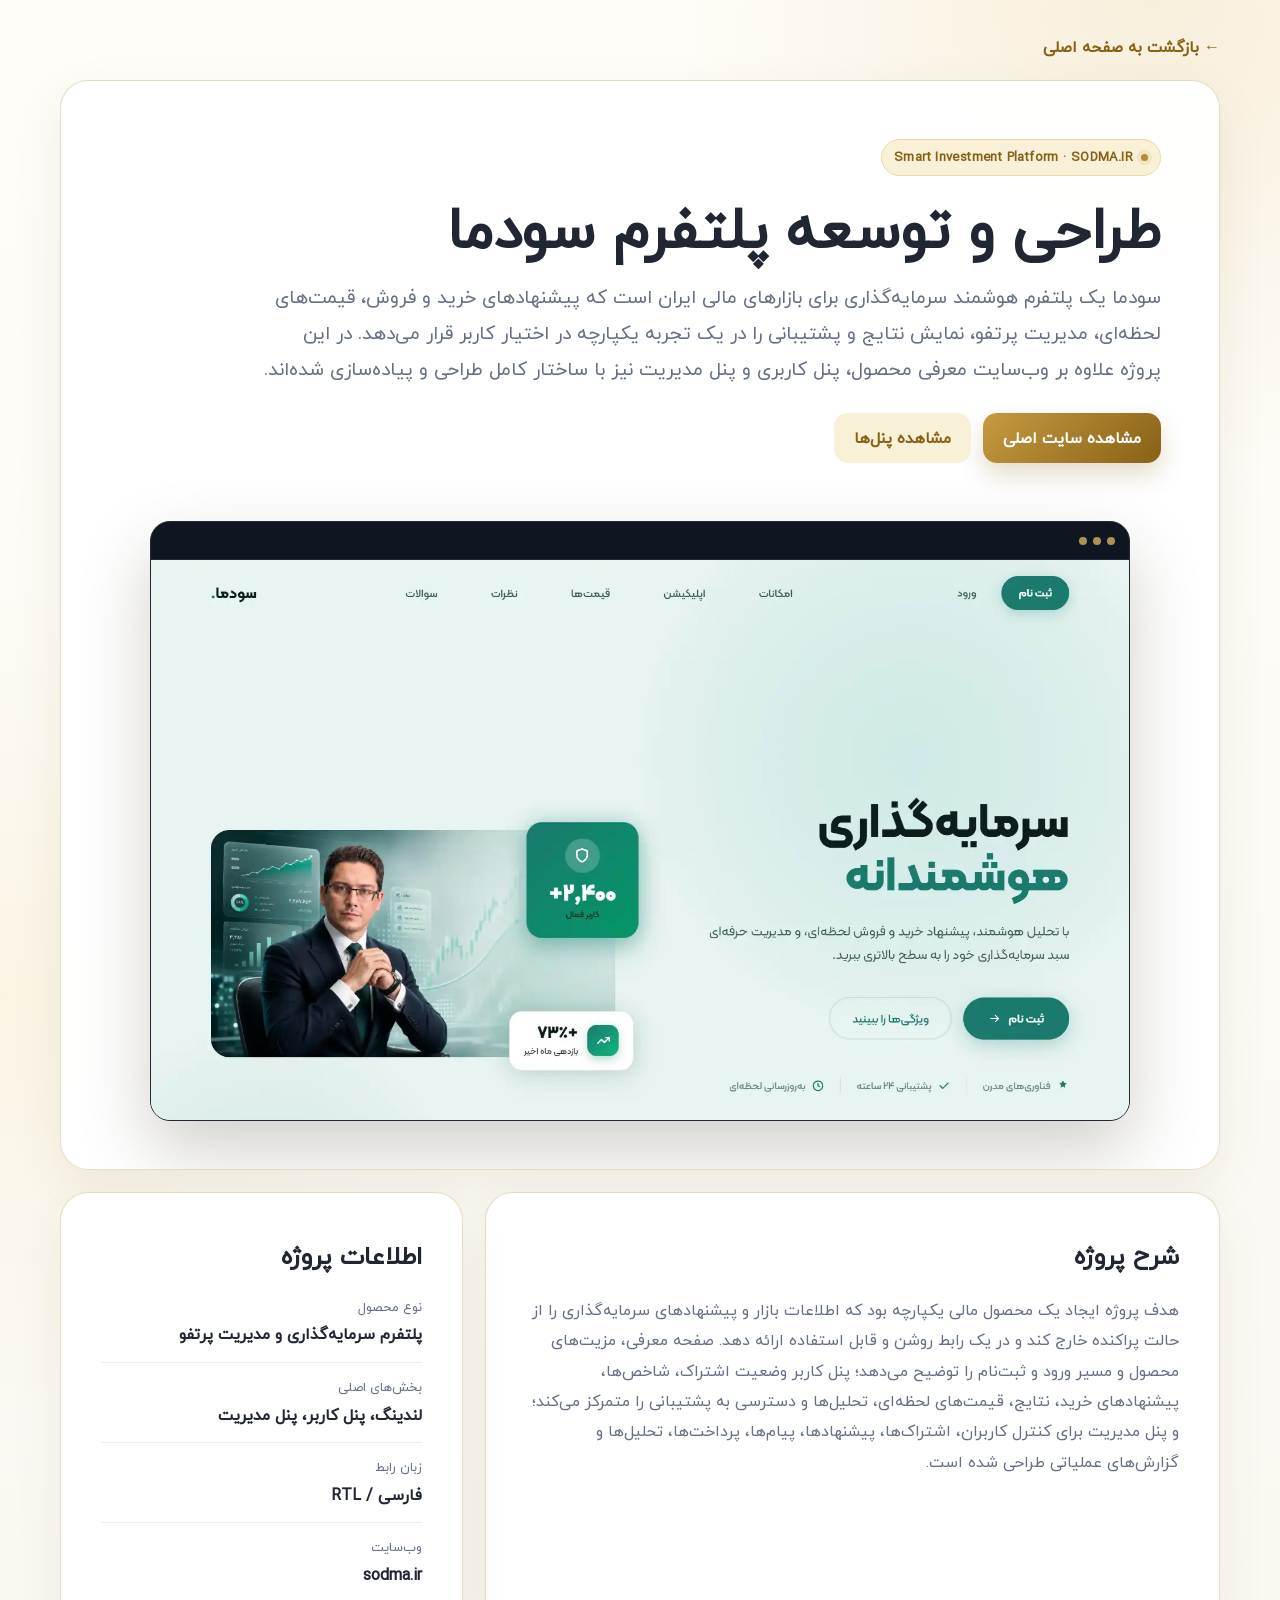
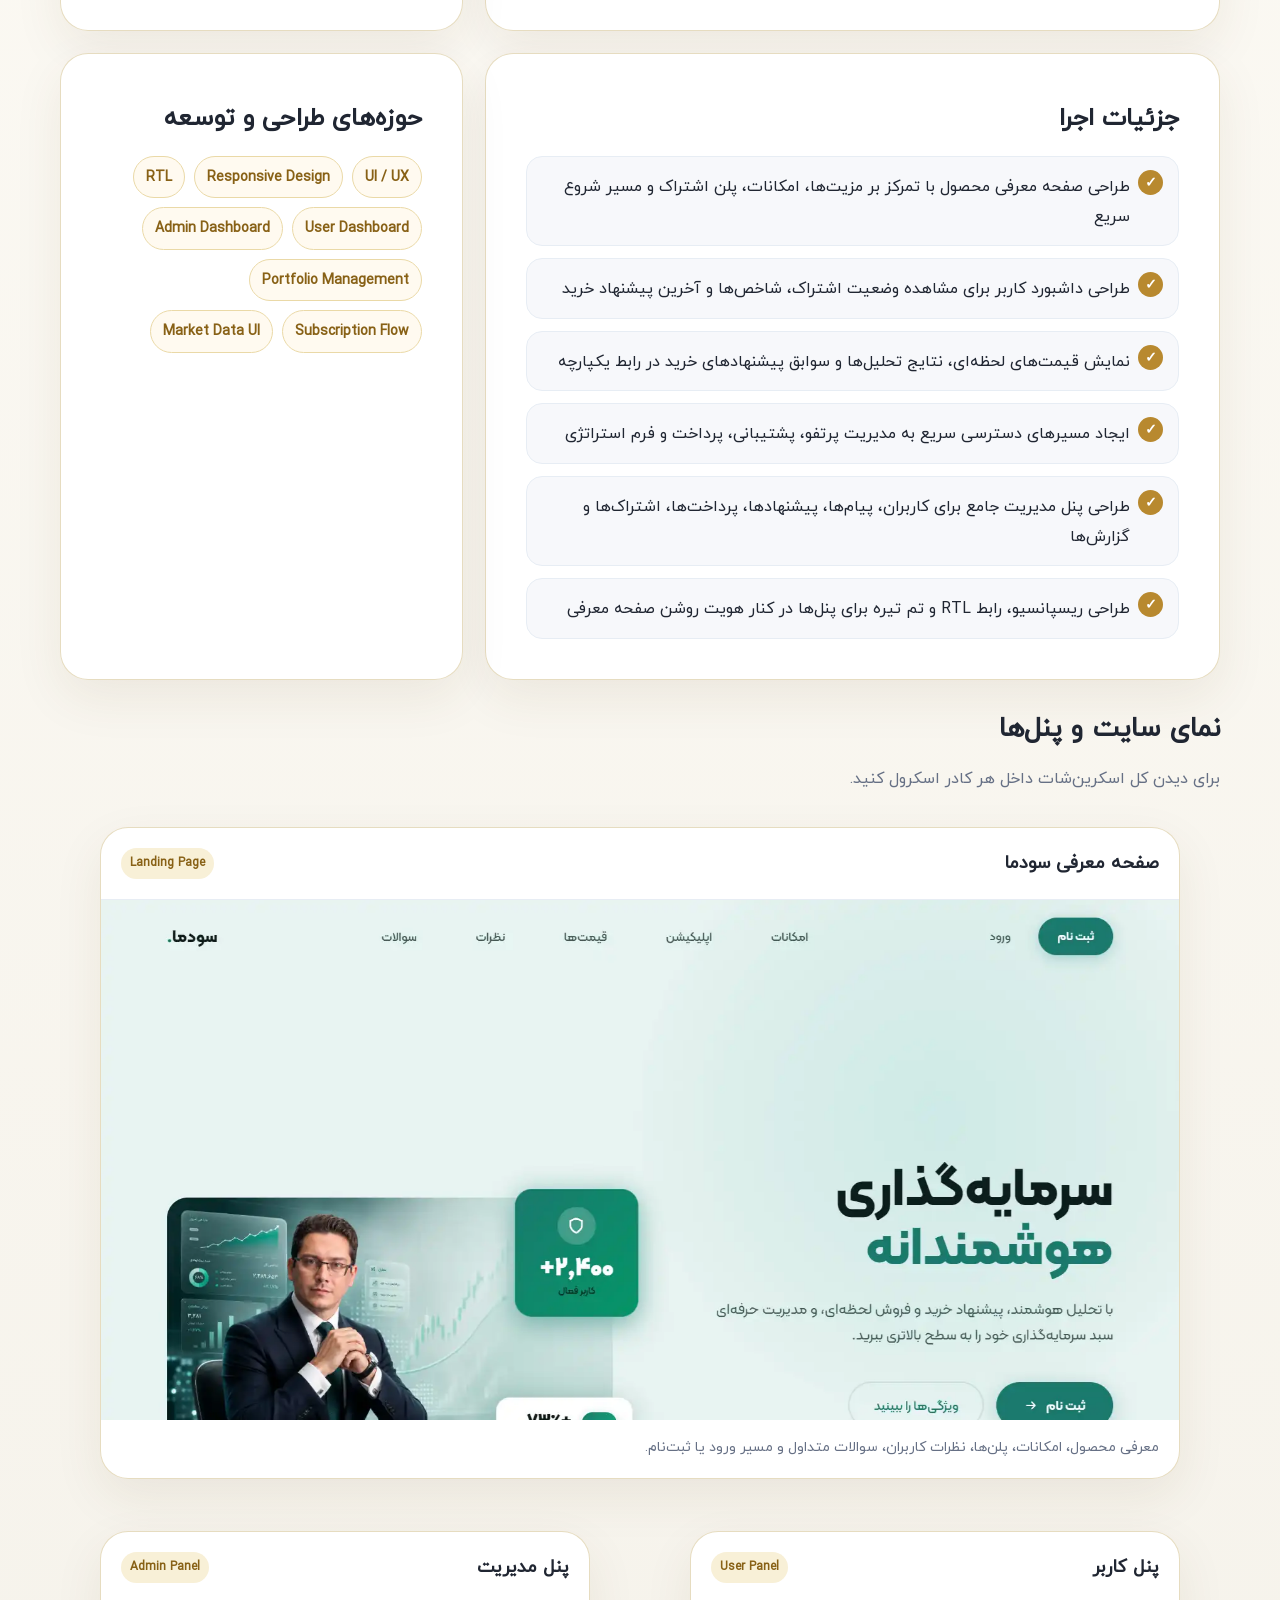
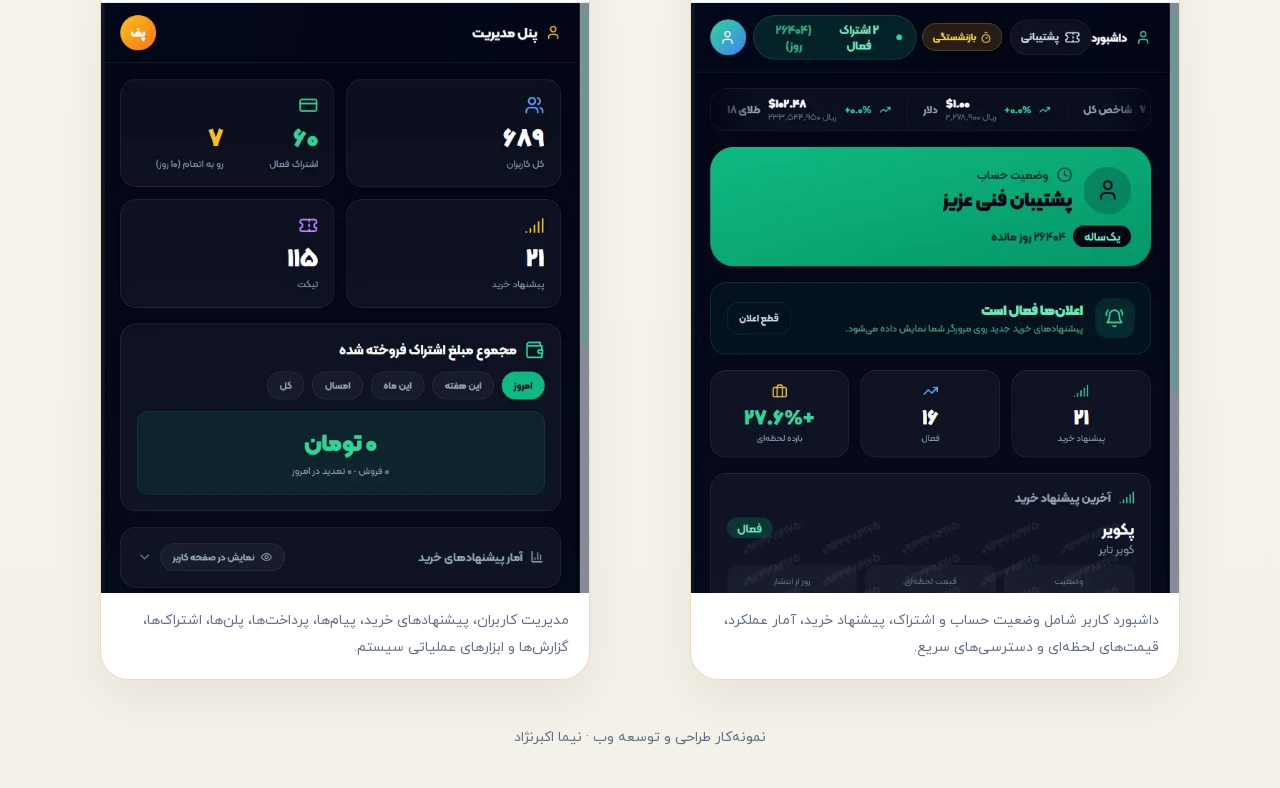
<file: projects/sodma/index.html>
<!doctype html>
<html lang="fa-IR" dir="rtl">
  <head>
    <meta charset="utf-8" />
    <meta name="viewport" content="width=device-width, initial-scale=1" />
    <title>طراحی پلتفرم سرمایه‌گذاری سودما | نیما اکبرنژاد</title>
    <meta
      name="description"
      content="جزئیات طراحی و پیاده‌سازی سودما؛ پلتفرم هوشمند سرمایه‌گذاری با پیشنهادهای خرید و فروش، قیمت‌های لحظه‌ای، مدیریت پرتفو، پنل کاربر و پنل مدیریت."
    />
    <meta name="robots" content="index, follow, max-image-preview:large" />
    <meta name="author" content="Nima Akbarnezhad" />
    <meta name="theme-color" content="#b8892f" />
    <link rel="canonical" href="https://nimalog.ir/projects/sodma/" />
    <link rel="preload" as="font" href="../../assets/fonts/IRY.woff2" type="font/woff2" crossorigin />
    <link rel="preload" as="image" href="../../assets/portfolio_image/site/sodma-home.webp" />
    <style>
      @font-face {
        font-family: IRY;
        src: url("../../assets/fonts/IRY.woff2") format("woff2");
        font-display: swap;
      }
      :root {
        --gold: #b8892f;
        --gold-dark: #886116;
        --gold-soft: #f8f0d7;
        --gold-line: #ead9a7;
        --ink: #202632;
        --muted: #667085;
        --line: #e7edf4;
        --card: #ffffff;
        --soft: #f7f8fb;
      }
      * { box-sizing: border-box; }
      html { scroll-behavior: smooth; }
      body {
        margin: 0;
        color: var(--ink);
        background:
          radial-gradient(circle at 90% 0%, rgba(214, 175, 89, .18), transparent 30rem),
          radial-gradient(circle at 0% 25%, rgba(239, 217, 145, .16), transparent 26rem),
          linear-gradient(180deg, #fffdf8 0%, #f4f1e9 100%);
        font-family: IRY, Tahoma, Arial, sans-serif;
        line-height: 1.9;
      }
      a { color: inherit; }
      img { display: block; max-width: 100%; }
      .page {
        width: min(1160px, calc(100% - 32px));
        margin: 32px auto;
      }
      .back {
        display: inline-flex;
        align-items: center;
        gap: 8px;
        margin-bottom: 18px;
        color: var(--gold-dark);
        text-decoration: none;
        font-weight: 800;
      }
      .hero, .section, .shot-card {
        background: rgba(255,255,255,.96);
        border: 1px solid rgba(226, 214, 181, .85);
        border-radius: 28px;
        box-shadow: 0 18px 50px rgba(84, 65, 25, .08);
      }
      .hero { overflow: hidden; }
      .hero__content { padding: clamp(28px, 5vw, 58px); }
      .eyebrow {
        display: inline-flex;
        align-items: center;
        gap: 8px;
        padding: 5px 12px;
        border: 1px solid var(--gold-line);
        border-radius: 999px;
        color: var(--gold-dark);
        background: var(--gold-soft);
        font-size: 13px;
        font-weight: 900;
        letter-spacing: .03em;
      }
      .eyebrow::before {
        content: "";
        width: 7px;
        height: 7px;
        border-radius: 50%;
        background: var(--gold);
        box-shadow: 0 0 0 4px rgba(184,137,47,.12);
      }
      h1 {
        margin: 18px 0 12px;
        font-size: clamp(32px, 5vw, 58px);
        line-height: 1.25;
      }
      .lead {
        max-width: 900px;
        margin: 0;
        color: var(--muted);
        font-size: clamp(16px, 2vw, 19px);
      }
      .actions {
        display: flex;
        flex-wrap: wrap;
        gap: 12px;
        margin-top: 26px;
      }
      .btn {
        display: inline-flex;
        align-items: center;
        justify-content: center;
        min-height: 48px;
        padding: 10px 20px;
        border-radius: 14px;
        text-decoration: none;
        font-weight: 900;
      }
      .btn--primary {
        color: #fff;
        background: linear-gradient(135deg, #c69a40, var(--gold-dark));
        box-shadow: 0 12px 24px rgba(136, 97, 22, .22);
      }
      .btn--secondary {
        color: var(--gold-dark);
        background: var(--gold-soft);
      }
      .preview {
        padding: 0 clamp(18px, 4vw, 46px) clamp(22px, 5vw, 48px);
      }
      .browser {
        max-width: 980px;
        margin: 0 auto;
        overflow: hidden;
        border: 1px solid #222936;
        border-radius: 20px;
        background: #101522;
        box-shadow: 0 30px 70px rgba(52, 42, 20, .22);
      }
      .browser__bar {
        display: flex;
        align-items: center;
        gap: 6px;
        height: 38px;
        padding: 0 14px;
        border-bottom: 1px solid rgba(255,255,255,.08);
      }
      .browser__bar span {
        width: 8px;
        height: 8px;
        border-radius: 50%;
        background: #d4b362;
        opacity: .8;
      }
      .browser__screen {
        max-height: 560px;
        overflow: auto;
        background: #fff;
      }
      .browser__screen img { width: 100%; height: auto; }
      .content-grid {
        display: grid;
        grid-template-columns: 1.55fr .85fr;
        gap: 22px;
        margin-top: 22px;
      }
      .section { padding: clamp(24px, 4vw, 40px); }
      .section h2 { margin: 0 0 14px; font-size: 25px; }
      .section p { margin: 0; color: var(--muted); }
      .feature-list {
        display: grid;
        gap: 12px;
        margin: 0;
        padding: 0;
        list-style: none;
      }
      .feature-list li {
        position: relative;
        padding: 14px 48px 14px 16px;
        border: 1px solid var(--line);
        border-radius: 16px;
        background: var(--soft);
      }
      .feature-list li::before {
        content: "✓";
        position: absolute;
        top: 13px;
        right: 15px;
        display: grid;
        width: 25px;
        height: 25px;
        place-items: center;
        border-radius: 50%;
        color: #fff;
        background: var(--gold);
        font-size: 14px;
        font-weight: 900;
      }
      .meta { display: grid; gap: 12px; }
      .meta__item {
        padding-bottom: 12px;
        border-bottom: 1px solid var(--line);
      }
      .meta__item:last-child { border-bottom: 0; padding-bottom: 0; }
      .meta__label { display: block; color: var(--muted); font-size: 13px; }
      .meta__value { font-weight: 900; }
      .stack { display: flex; flex-wrap: wrap; gap: 9px; }
      .stack span {
        padding: 7px 12px;
        border: 1px solid var(--gold-line);
        border-radius: 999px;
        color: var(--gold-dark);
        background: #fffaf0;
        font-size: 14px;
        font-weight: 800;
      }
      .gallery-section { margin-top: 22px; }
      .gallery-section > h2 {
        margin: 0 0 14px;
        font-size: 27px;
      }
      .gallery-section > p {
        margin: -4px 0 18px;
        color: var(--muted);
      }
      .shots {
        display: grid;
        grid-template-columns: repeat(2, minmax(0, 1fr));
        gap: 20px;
      }
      .shot-card { overflow: hidden; }
      .shot-card--wide { grid-column: 1 / -1; }
      .shot-card__head {
        display: flex;
        align-items: center;
        justify-content: space-between;
        gap: 12px;
        padding: 18px 20px;
        border-bottom: 1px solid var(--line);
      }
      .shot-card__head h3 { margin: 0; font-size: 18px; }
      .shot-card__head span {
        flex: 0 0 auto;
        padding: 4px 9px;
        border-radius: 999px;
        color: var(--gold-dark);
        background: var(--gold-soft);
        font-size: 12px;
        font-weight: 900;
      }
      .shot-card__viewport {
        height: 590px;
        overflow: auto;
        background: #0a1020;
      }
      .shot-card--wide .shot-card__viewport { height: 520px; background: #f2fbf8; }
      .shot-card__viewport img {
        width: 100%;
        height: auto;
      }
      .shot-card figcaption {
        padding: 14px 20px 18px;
        color: var(--muted);
        font-size: 14px;
      }
      footer {
        padding: 28px 0 6px;
        color: var(--muted);
        text-align: center;
        font-size: 14px;
      }
      @media (max-width: 820px) {
        .page { margin-top: 18px; }
        .content-grid, .shots { grid-template-columns: 1fr; }
        .hero, .section, .shot-card { border-radius: 21px; }
        .shot-card--wide { grid-column: auto; }
        .browser__screen { max-height: 430px; }
        .shot-card__viewport, .shot-card--wide .shot-card__viewport { height: 500px; }
      }
    </style>
    <script type="application/ld+json">
      {
        "@context": "https://schema.org",
        "@type": "CreativeWork",
        "name": "طراحی پلتفرم سرمایه‌گذاری سودما",
        "url": "https://nimalog.ir/projects/sodma/",
        "image": [
          "https://nimalog.ir/assets/portfolio_image/site/sodma-home.webp",
          "https://nimalog.ir/assets/portfolio_image/site/sodma-user-panel.webp",
          "https://nimalog.ir/assets/portfolio_image/site/sodma-admin-panel.webp"
        ],
        "creator": {
          "@type": "Person",
          "name": "نیما اکبرنژاد",
          "url": "https://nimalog.ir/"
        },
        "about": [
          "Investment platform",
          "Portfolio management",
          "Market prices",
          "User dashboard",
          "Admin dashboard"
        ],
        "inLanguage": "fa-IR"
      }
    </script>
  </head>
  <body>
    <main class="page">
      <a class="back" href="../../">← بازگشت به صفحه اصلی</a>

      <article class="hero">
        <div class="hero__content">
          <span class="eyebrow">Smart Investment Platform · SODMA.IR</span>
          <h1>طراحی و توسعه پلتفرم سودما</h1>
          <p class="lead">
            سودما یک پلتفرم هوشمند سرمایه‌گذاری برای بازارهای مالی ایران است که
            پیشنهادهای خرید و فروش، قیمت‌های لحظه‌ای، مدیریت پرتفو، نمایش نتایج
            و پشتیبانی را در یک تجربه یکپارچه در اختیار کاربر قرار می‌دهد. در این
            پروژه علاوه بر وب‌سایت معرفی محصول، پنل کاربری و پنل مدیریت نیز با
            ساختار کامل طراحی و پیاده‌سازی شده‌اند.
          </p>
          <div class="actions">
            <a class="btn btn--primary" href="https://sodma.ir/" target="_blank" rel="noopener noreferrer">مشاهده سایت اصلی</a>
            <a class="btn btn--secondary" href="#screens">مشاهده پنل‌ها</a>
          </div>
        </div>

        <div class="preview">
          <div class="browser">
            <div class="browser__bar" aria-hidden="true"><span></span><span></span><span></span></div>
            <div class="browser__screen">
              <img
                src="../../assets/portfolio_image/site/sodma-home.webp"
                alt="نمای صفحه معرفی پلتفرم سودما"
                width="263"
                height="2047"
                decoding="async"
              />
            </div>
          </div>
        </div>
      </article>

      <div class="content-grid" id="details">
        <section class="section">
          <h2>شرح پروژه</h2>
          <p>
            هدف پروژه ایجاد یک محصول مالی یکپارچه بود که اطلاعات بازار و
            پیشنهادهای سرمایه‌گذاری را از حالت پراکنده خارج کند و در یک رابط
            روشن و قابل استفاده ارائه دهد. صفحه معرفی، مزیت‌های محصول و مسیر
            ورود و ثبت‌نام را توضیح می‌دهد؛ پنل کاربر وضعیت اشتراک، شاخص‌ها،
            پیشنهادهای خرید، نتایج، قیمت‌های لحظه‌ای، تحلیل‌ها و دسترسی به
            پشتیبانی را متمرکز می‌کند؛ و پنل مدیریت برای کنترل کاربران،
            اشتراک‌ها، پیشنهادها، پیام‌ها، پرداخت‌ها، تحلیل‌ها و گزارش‌های
            عملیاتی طراحی شده است.
          </p>
        </section>

        <aside class="section">
          <h2>اطلاعات پروژه</h2>
          <div class="meta">
            <div class="meta__item">
              <span class="meta__label">نوع محصول</span>
              <span class="meta__value">پلتفرم سرمایه‌گذاری و مدیریت پرتفو</span>
            </div>
            <div class="meta__item">
              <span class="meta__label">بخش‌های اصلی</span>
              <span class="meta__value">لندینگ، پنل کاربر، پنل مدیریت</span>
            </div>
            <div class="meta__item">
              <span class="meta__label">زبان رابط</span>
              <span class="meta__value">فارسی / RTL</span>
            </div>
            <div class="meta__item">
              <span class="meta__label">وب‌سایت</span>
              <span class="meta__value">sodma.ir</span>
            </div>
          </div>
        </aside>

        <section class="section">
          <h2>جزئیات اجرا</h2>
          <ul class="feature-list">
            <li>طراحی صفحه معرفی محصول با تمرکز بر مزیت‌ها، امکانات، پلن اشتراک و مسیر شروع سریع</li>
            <li>طراحی داشبورد کاربر برای مشاهده وضعیت اشتراک، شاخص‌ها و آخرین پیشنهاد خرید</li>
            <li>نمایش قیمت‌های لحظه‌ای، نتایج تحلیل‌ها و سوابق پیشنهادهای خرید در رابط یکپارچه</li>
            <li>ایجاد مسیرهای دسترسی سریع به مدیریت پرتفو، پشتیبانی، پرداخت و فرم استراتژی</li>
            <li>طراحی پنل مدیریت جامع برای کاربران، پیام‌ها، پیشنهادها، پرداخت‌ها، اشتراک‌ها و گزارش‌ها</li>
            <li>طراحی ریسپانسیو، رابط RTL و تم تیره برای پنل‌ها در کنار هویت روشن صفحه معرفی</li>
          </ul>
        </section>

        <section class="section">
          <h2>حوزه‌های طراحی و توسعه</h2>
          <div class="stack">
            <span>UI / UX</span>
            <span>Responsive Design</span>
            <span>RTL</span>
            <span>User Dashboard</span>
            <span>Admin Dashboard</span>
            <span>Portfolio Management</span>
            <span>Subscription Flow</span>
            <span>Market Data UI</span>
          </div>
        </section>
      </div>

      <section class="gallery-section" id="screens">
        <h2>نمای سایت و پنل‌ها</h2>
        <p>برای دیدن کل اسکرین‌شات داخل هر کادر اسکرول کنید.</p>
        <div class="shots">
          <figure class="shot-card shot-card--wide">
            <div class="shot-card__head">
              <h3>صفحه معرفی سودما</h3>
              <span>Landing Page</span>
            </div>
            <div class="shot-card__viewport">
              <img
                src="../../assets/portfolio_image/site/sodma-home.webp"
                alt="اسکرین‌شات صفحه معرفی سایت سودما"
                width="263"
                height="2047"
                loading="lazy"
                decoding="async"
              />
            </div>
            <figcaption>معرفی محصول، امکانات، پلن‌ها، نظرات کاربران، سوالات متداول و مسیر ورود یا ثبت‌نام.</figcaption>
          </figure>

          <figure class="shot-card">
            <div class="shot-card__head">
              <h3>پنل کاربر</h3>
              <span>User Panel</span>
            </div>
            <div class="shot-card__viewport">
              <img
                src="../../assets/portfolio_image/site/sodma-user-panel.webp"
                alt="اسکرین‌شات پنل کاربر سودما"
                width="452"
                height="2048"
                loading="lazy"
                decoding="async"
              />
            </div>
            <figcaption>داشبورد کاربر شامل وضعیت حساب و اشتراک، پیشنهاد خرید، آمار عملکرد، قیمت‌های لحظه‌ای و دسترسی‌های سریع.</figcaption>
          </figure>

          <figure class="shot-card">
            <div class="shot-card__head">
              <h3>پنل مدیریت</h3>
              <span>Admin Panel</span>
            </div>
            <div class="shot-card__viewport">
              <img
                src="../../assets/portfolio_image/site/sodma-admin-panel.webp"
                alt="اسکرین‌شات پنل مدیریت سودما"
                width="398"
                height="2048"
                loading="lazy"
                decoding="async"
              />
            </div>
            <figcaption>مدیریت کاربران، پیشنهادهای خرید، پیام‌ها، پرداخت‌ها، پلن‌ها، اشتراک‌ها، گزارش‌ها و ابزارهای عملیاتی سیستم.</figcaption>
          </figure>
        </div>
      </section>

      <footer>نمونه‌کار طراحی و توسعه وب · نیما اکبرنژاد</footer>
    </main>
  </body>
</html>
</file>
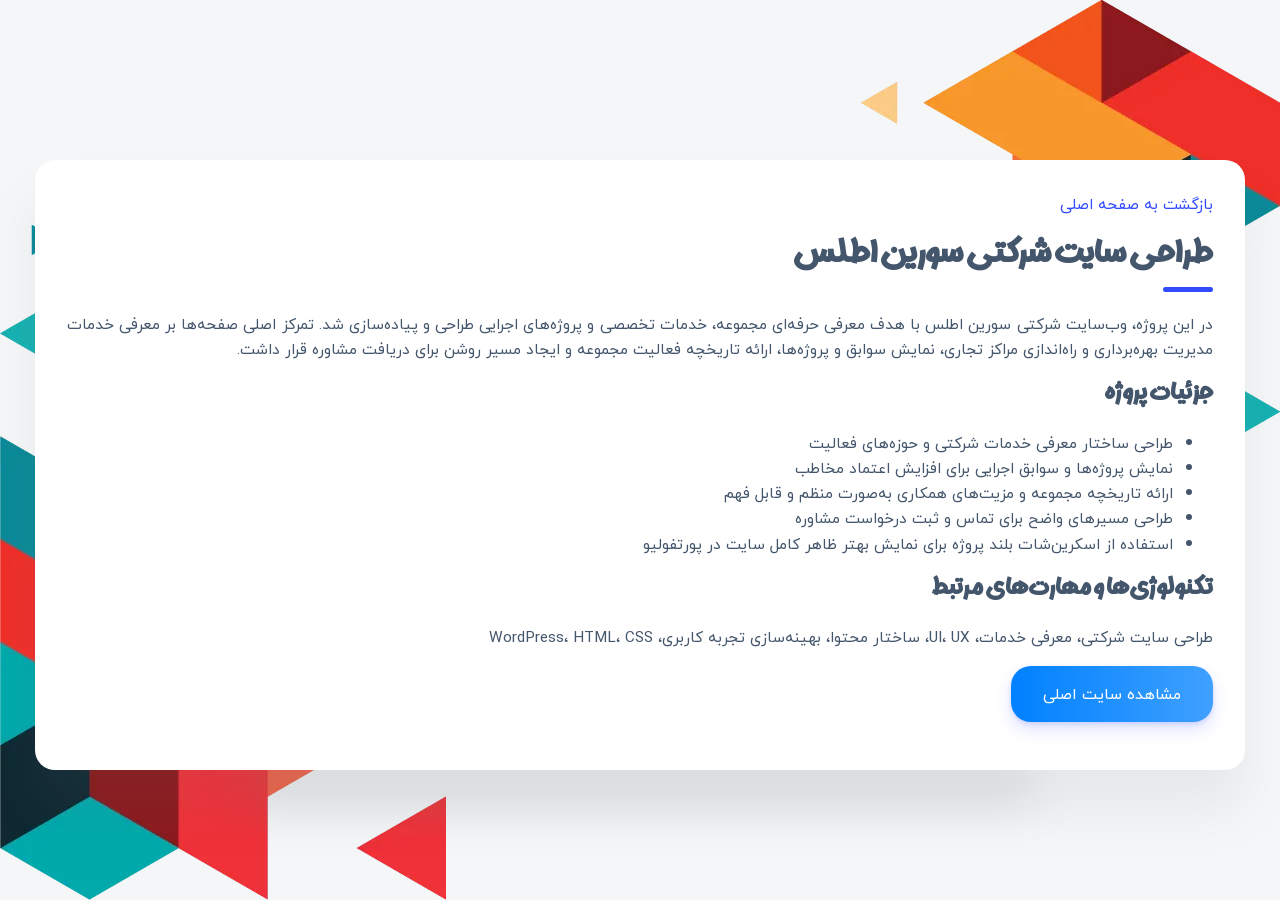
<file: projects/surin-atlas/index.html>
<!DOCTYPE html>
<html lang="fa-IR" dir="rtl">
<head>
  <meta charset="utf-8">
  <title>طراحی سایت شرکتی سورین اطلس | نیما اکبرنژاد</title>
  <meta name="viewport" content="width=device-width, initial-scale=1">
  <meta name="description" content="نمونه کار طراحی سایت شرکتی سورین اطلس توسط نیما اکبرنژاد؛ وب‌سایتی برای معرفی خدمات مدیریت بهره‌برداری و راه‌اندازی مراکز تجاری، نمایش پروژه‌ها، تاریخچه مجموعه و دریافت درخواست مشاوره.">
  <meta name="robots" content="index, follow, max-image-preview:large">
  <link rel="canonical" href="https://nimalog.ir/projects/surin-atlas/">
  <meta property="og:type" content="article">
  <meta property="og:locale" content="fa_IR">
  <meta property="og:title" content="طراحی سایت شرکتی سورین اطلس | نیما اکبرنژاد">
  <meta property="og:description" content="نمونه کار طراحی سایت شرکتی سورین اطلس توسط نیما اکبرنژاد؛ معرفی خدمات مدیریت بهره‌برداری و راه‌اندازی مراکز تجاری، پروژه‌ها، تاریخچه مجموعه و مسیر دریافت مشاوره.">
  <meta property="og:url" content="https://nimalog.ir/projects/surin-atlas/">
  <meta property="og:image" content="https://nimalog.ir/portfolio/assets/images/surin.webp">
  <meta name="twitter:card" content="summary_large_image">
  <link rel="stylesheet" href="../../assets/styles/main.min.css">
  <script type="application/ld+json">{
  "@context": "https://schema.org",
  "@type": "CreativeWork",
  "name": "طراحی سایت شرکتی سورین اطلس",
  "url": "https://nimalog.ir/projects/surin-atlas/",
  "author": {
    "@id": "https://nimalog.ir/#person"
  },
  "creator": {
    "@id": "https://nimalog.ir/#person"
  },
  "description": "نمونه کار طراحی سایت شرکتی سورین اطلس توسط نیما اکبرنژاد؛ وب‌سایتی برای معرفی خدمات مدیریت بهره‌برداری و راه‌اندازی مراکز تجاری، نمایش پروژه‌ها، تاریخچه مجموعه و دریافت درخواست مشاوره.",
  "keywords": "طراحی سایت شرکتی، سورین اطلس، مدیریت بهره‌برداری مراکز تجاری، طراحی وبسایت خدماتی، UI، UX، WordPress، HTML، CSS",
  "inLanguage": "fa-IR",
  "image": "https://nimalog.ir/portfolio/assets/images/surin.webp"
}</script>
</head>
<body class="bg-triangles">
  <main class="main">
    <div class="container gutter-top">
      <article class="box shadow" style="padding:32px">
        <p><a href="../../">بازگشت به صفحه اصلی</a></p>
        <h1 class="title title--h1 title__separate">طراحی سایت شرکتی سورین اطلس</h1>
        <p class="text_justify">در این پروژه، وب‌سایت شرکتی سورین اطلس با هدف معرفی حرفه‌ای مجموعه، خدمات تخصصی و پروژه‌های اجرایی طراحی و پیاده‌سازی شد. تمرکز اصلی صفحه‌ها بر معرفی خدمات مدیریت بهره‌برداری و راه‌اندازی مراکز تجاری، نمایش سوابق و پروژه‌ها، ارائه تاریخچه فعالیت مجموعه و ایجاد مسیر روشن برای دریافت مشاوره قرار داشت.</p>
        <h2 class="title title--h3">جزئیات پروژه</h2>
        <ul>
          <li>طراحی ساختار معرفی خدمات شرکتی و حوزه‌های فعالیت</li>
          <li>نمایش پروژه‌ها و سوابق اجرایی برای افزایش اعتماد مخاطب</li>
          <li>ارائه تاریخچه مجموعه و مزیت‌های همکاری به‌صورت منظم و قابل فهم</li>
          <li>طراحی مسیرهای واضح برای تماس و ثبت درخواست مشاوره</li>
          <li>استفاده از اسکرین‌شات بلند پروژه برای نمایش بهتر ظاهر کامل سایت در پورتفولیو</li>
        </ul>
        <h2 class="title title--h3">تکنولوژی‌ها و مهارت‌های مرتبط</h2>
        <p>طراحی سایت شرکتی، معرفی خدمات، UI، UX، ساختار محتوا، بهینه‌سازی تجربه کاربری، WordPress، HTML، CSS</p>
        <p><a class="btn btn--blue-gradient" href="https://www.surin-atlas.com/" target="_blank" rel="noopener noreferrer">مشاهده سایت اصلی</a></p>
      </article>
    </div>
  </main>
</body>
</html>
</file>
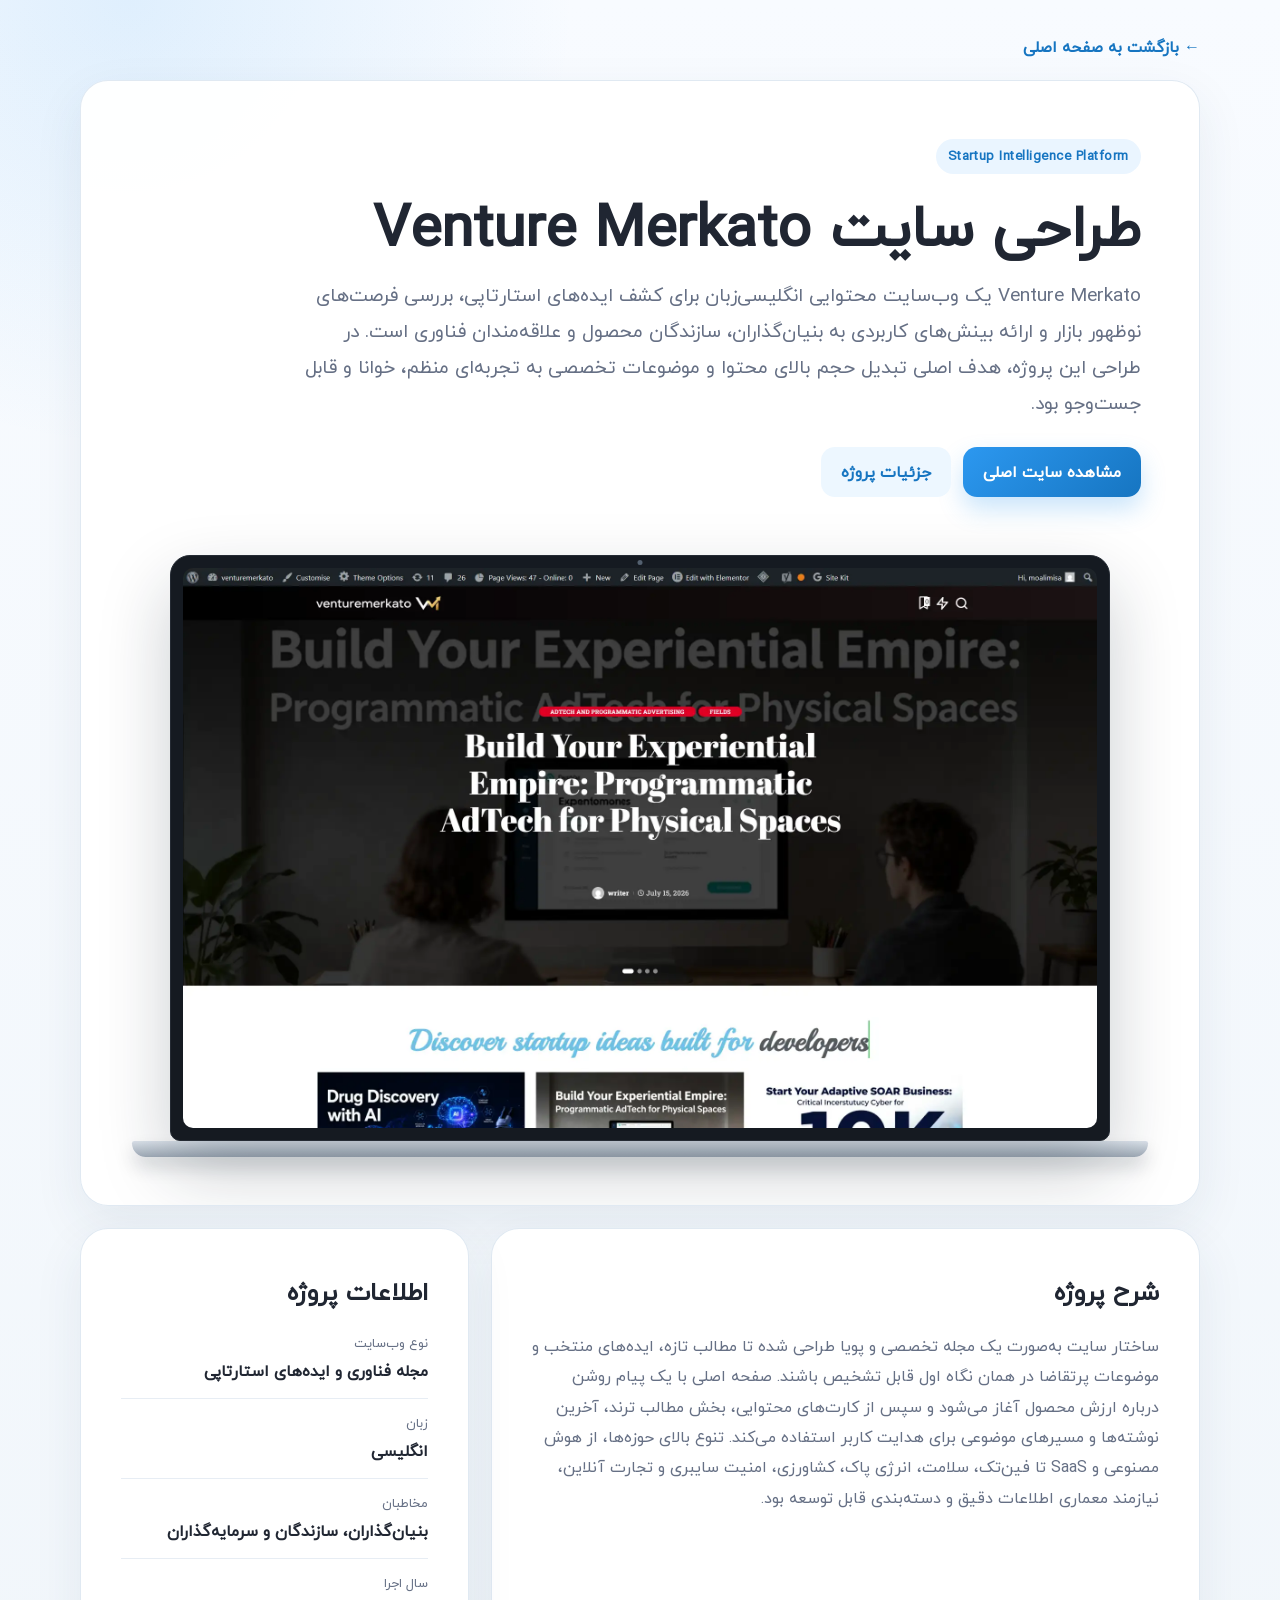
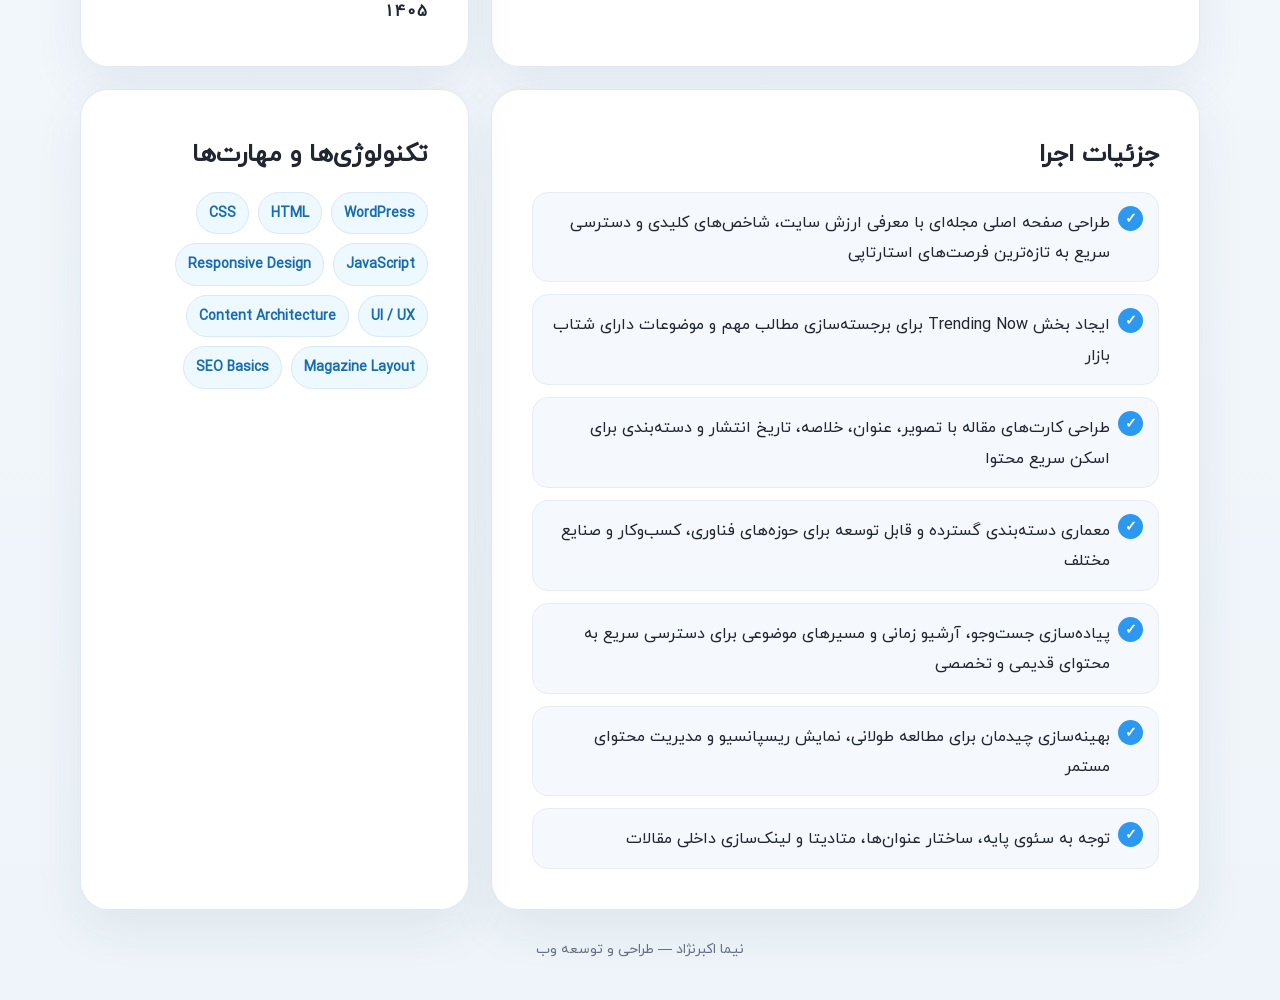
<file: projects/venture-merkato/index.html>
<!doctype html>
<html lang="fa-IR" dir="rtl">
  <head>
    <meta charset="utf-8" />
    <meta name="viewport" content="width=device-width, initial-scale=1" />
    <title>طراحی سایت Venture Merkato | نیما اکبرنژاد</title>
    <meta
      name="description"
      content="جزئیات طراحی و پیاده‌سازی سایت Venture Merkato؛ پلتفرم انگلیسی‌زبان ایده‌های استارتاپی، تحلیل فرصت‌های بازار و فناوری‌های نوظهور."
    />
    <meta name="robots" content="index, follow, max-image-preview:large" />
    <meta name="author" content="Nima Akbarnezhad" />
    <meta name="theme-color" content="#2c98f0" />
    <link rel="canonical" href="https://nimalog.ir/projects/venture-merkato/" />
    <link rel="preload" as="font" href="../../assets/fonts/IRY.woff2" type="font/woff2" crossorigin />
    <link rel="preload" as="image" href="../../assets/portfolio_image/site/vench.webp" />
    <style>
      @font-face {
        font-family: IRY;
        src: url("../../assets/fonts/IRY.woff2") format("woff2");
        font-display: swap;
      }
      :root {
        --blue: #2c98f0;
        --blue-dark: #1675c1;
        --ink: #202632;
        --muted: #667085;
        --line: #e7edf4;
        --card: #ffffff;
        --soft: #f5f8fc;
      }
      * { box-sizing: border-box; }
      html { scroll-behavior: smooth; }
      body {
        margin: 0;
        color: var(--ink);
        background:
          radial-gradient(circle at 10% 0%, rgba(44, 152, 240, .12), transparent 28rem),
          linear-gradient(180deg, #f8fbff 0%, #eef4f9 100%);
        font-family: IRY, Tahoma, Arial, sans-serif;
        line-height: 1.9;
      }
      a { color: inherit; }
      img { display: block; max-width: 100%; }
      .page {
        width: min(1120px, calc(100% - 32px));
        margin: 32px auto;
      }
      .back {
        display: inline-flex;
        align-items: center;
        gap: 8px;
        margin-bottom: 18px;
        color: var(--blue-dark);
        text-decoration: none;
        font-weight: 700;
      }
      .hero, .section {
        background: rgba(255,255,255,.96);
        border: 1px solid rgba(221,231,241,.9);
        border-radius: 28px;
        box-shadow: 0 18px 50px rgba(34, 61, 89, .08);
      }
      .hero {
        overflow: hidden;
      }
      .hero__content {
        padding: clamp(28px, 5vw, 58px);
      }
      .eyebrow {
        display: inline-flex;
        padding: 5px 12px;
        border-radius: 999px;
        color: var(--blue-dark);
        background: #eaf5ff;
        font-size: 13px;
        font-weight: 800;
        letter-spacing: .04em;
      }
      h1 {
        margin: 18px 0 12px;
        font-size: clamp(32px, 5vw, 58px);
        line-height: 1.25;
      }
      .lead {
        max-width: 850px;
        margin: 0;
        color: var(--muted);
        font-size: clamp(16px, 2vw, 19px);
      }
      .actions {
        display: flex;
        flex-wrap: wrap;
        gap: 12px;
        margin-top: 26px;
      }
      .btn {
        display: inline-flex;
        align-items: center;
        justify-content: center;
        min-height: 48px;
        padding: 10px 20px;
        border-radius: 14px;
        text-decoration: none;
        font-weight: 800;
      }
      .btn--primary {
        color: #fff;
        background: linear-gradient(135deg, var(--blue), var(--blue-dark));
        box-shadow: 0 12px 24px rgba(44, 152, 240, .25);
      }
      .btn--secondary {
        color: var(--blue-dark);
        background: #edf7ff;
      }
      .preview {
        padding: 0 clamp(18px, 4vw, 46px) clamp(22px, 5vw, 48px);
      }
      .laptop {
        position: relative;
        max-width: 940px;
        margin: 0 auto;
      }
      .laptop__shell {
        position: relative;
        padding: 12px;
        border: 1px solid #252b34;
        border-radius: 20px 20px 10px 10px;
        background: #151a21;
        box-shadow: 0 30px 70px rgba(17, 30, 45, .22);
      }
      .laptop__camera {
        position: absolute;
        top: 4px;
        left: 50%;
        width: 5px;
        height: 5px;
        border-radius: 50%;
        background: #53606f;
        transform: translateX(-50%);
      }
      .laptop__screen {
        max-height: 560px;
        overflow: auto;
        border-radius: 10px;
        background: #fff;
      }
      .laptop__screen img { width: 100%; height: auto; }
      .laptop__base {
        display: block;
        width: 108%;
        height: 16px;
        margin-right: -4%;
        border-radius: 3px 3px 18px 18px;
        background: linear-gradient(180deg, #dce3eb, #9faab6);
        box-shadow: 0 10px 18px rgba(17, 30, 45, .16);
      }
      .content-grid {
        display: grid;
        grid-template-columns: 1.55fr .85fr;
        gap: 22px;
        margin-top: 22px;
      }
      .section { padding: clamp(24px, 4vw, 40px); }
      .section h2 { margin: 0 0 14px; font-size: 25px; }
      .section p { margin: 0; color: var(--muted); }
      .feature-list {
        display: grid;
        gap: 12px;
        margin: 0;
        padding: 0;
        list-style: none;
      }
      .feature-list li {
        position: relative;
        padding: 14px 48px 14px 16px;
        border: 1px solid var(--line);
        border-radius: 16px;
        background: var(--soft);
      }
      .feature-list li::before {
        content: "✓";
        position: absolute;
        top: 13px;
        right: 15px;
        display: grid;
        width: 25px;
        height: 25px;
        place-items: center;
        border-radius: 50%;
        color: #fff;
        background: var(--blue);
        font-size: 14px;
        font-weight: 900;
      }
      .stack {
        display: flex;
        flex-wrap: wrap;
        gap: 9px;
      }
      .stack span {
        padding: 7px 12px;
        border: 1px solid #d8e9f8;
        border-radius: 999px;
        color: #176cae;
        background: #eef8ff;
        font-size: 14px;
        font-weight: 700;
      }
      .meta {
        display: grid;
        gap: 12px;
      }
      .meta__item {
        padding-bottom: 12px;
        border-bottom: 1px solid var(--line);
      }
      .meta__item:last-child { border-bottom: 0; padding-bottom: 0; }
      .meta__label {
        display: block;
        color: var(--muted);
        font-size: 13px;
      }
      .meta__value { font-weight: 800; }
      footer {
        padding: 26px 0 6px;
        color: var(--muted);
        text-align: center;
        font-size: 14px;
      }
      @media (max-width: 820px) {
        .page { margin-top: 18px; }
        .content-grid { grid-template-columns: 1fr; }
        .hero, .section { border-radius: 21px; }
        .laptop__screen { max-height: 420px; }
      }
    </style>
    <script type="application/ld+json">
      {
        "@context": "https://schema.org",
        "@type": "CreativeWork",
        "name": "طراحی سایت Venture Merkato",
        "url": "https://nimalog.ir/projects/venture-merkato/",
        "image": "https://nimalog.ir/assets/portfolio_image/site/vench.webp",
        "creator": {
          "@type": "Person",
          "name": "نیما اکبرنژاد",
          "url": "https://nimalog.ir/"
        },
        "about": [
          "Startup intelligence",
          "Startup ideas",
          "Emerging technology",
          "Market insights"
        ],
        "inLanguage": "fa-IR"
      }
    </script>
  </head>
  <body>
    <main class="page">
      <a class="back" href="../../">← بازگشت به صفحه اصلی</a>

      <article class="hero">
        <div class="hero__content">
          <span class="eyebrow">Startup Intelligence Platform</span>
          <h1>طراحی سایت Venture Merkato</h1>
          <p class="lead">
            Venture Merkato یک وب‌سایت محتوایی انگلیسی‌زبان برای کشف ایده‌های
            استارتاپی، بررسی فرصت‌های نوظهور بازار و ارائه بینش‌های کاربردی به
            بنیان‌گذاران، سازندگان محصول و علاقه‌مندان فناوری است. در طراحی این
            پروژه، هدف اصلی تبدیل حجم بالای محتوا و موضوعات تخصصی به تجربه‌ای
            منظم، خوانا و قابل جست‌وجو بود.
          </p>
          <div class="actions">
            <a
              class="btn btn--primary"
              href="https://venturemerkato.com/"
              target="_blank"
              rel="noopener noreferrer"
              >مشاهده سایت اصلی</a
            >
            <a class="btn btn--secondary" href="#details">جزئیات پروژه</a>
          </div>
        </div>

        <div class="preview">
          <div class="laptop">
            <div class="laptop__shell">
              <span class="laptop__camera"></span>
              <div class="laptop__screen">
                <img
                  src="../../assets/portfolio_image/site/vench.webp"
                  alt="نمای کامل سایت Venture Merkato"
                  decoding="async"
                />
              </div>
            </div>
            <span class="laptop__base"></span>
          </div>
        </div>
      </article>

      <div class="content-grid" id="details">
        <section class="section">
          <h2>شرح پروژه</h2>
          <p>
            ساختار سایت به‌صورت یک مجله تخصصی و پویا طراحی شده تا مطالب تازه،
            ایده‌های منتخب و موضوعات پرتقاضا در همان نگاه اول قابل تشخیص باشند.
            صفحه اصلی با یک پیام روشن درباره ارزش محصول آغاز می‌شود و سپس از
            کارت‌های محتوایی، بخش مطالب ترند، آخرین نوشته‌ها و مسیرهای موضوعی
            برای هدایت کاربر استفاده می‌کند. تنوع بالای حوزه‌ها، از هوش مصنوعی
            و SaaS تا فین‌تک، سلامت، انرژی پاک، کشاورزی، امنیت سایبری و تجارت
            آنلاین، نیازمند معماری اطلاعات دقیق و دسته‌بندی قابل توسعه بود.
          </p>
        </section>

        <aside class="section">
          <h2>اطلاعات پروژه</h2>
          <div class="meta">
            <div class="meta__item">
              <span class="meta__label">نوع وب‌سایت</span>
              <span class="meta__value">مجله فناوری و ایده‌های استارتاپی</span>
            </div>
            <div class="meta__item">
              <span class="meta__label">زبان</span>
              <span class="meta__value">انگلیسی</span>
            </div>
            <div class="meta__item">
              <span class="meta__label">مخاطبان</span>
              <span class="meta__value">بنیان‌گذاران، سازندگان و سرمایه‌گذاران</span>
            </div>
            <div class="meta__item">
              <span class="meta__label">سال اجرا</span>
              <span class="meta__value">1405</span>
            </div>
          </div>
        </aside>

        <section class="section">
          <h2>جزئیات اجرا</h2>
          <ul class="feature-list">
            <li>
              طراحی صفحه اصلی مجله‌ای با معرفی ارزش سایت، شاخص‌های کلیدی و
              دسترسی سریع به تازه‌ترین فرصت‌های استارتاپی
            </li>
            <li>
              ایجاد بخش Trending Now برای برجسته‌سازی مطالب مهم و موضوعات دارای
              شتاب بازار
            </li>
            <li>
              طراحی کارت‌های مقاله با تصویر، عنوان، خلاصه، تاریخ انتشار و
              دسته‌بندی برای اسکن سریع محتوا
            </li>
            <li>
              معماری دسته‌بندی گسترده و قابل توسعه برای حوزه‌های فناوری،
              کسب‌وکار و صنایع مختلف
            </li>
            <li>
              پیاده‌سازی جست‌وجو، آرشیو زمانی و مسیرهای موضوعی برای دسترسی سریع
              به محتوای قدیمی و تخصصی
            </li>
            <li>
              بهینه‌سازی چیدمان برای مطالعه طولانی، نمایش ریسپانسیو و مدیریت
              محتوای مستمر
            </li>
            <li>
              توجه به سئوی پایه، ساختار عنوان‌ها، متادیتا و لینک‌سازی داخلی
              مقالات
            </li>
          </ul>
        </section>

        <section class="section">
          <h2>تکنولوژی‌ها و مهارت‌ها</h2>
          <div class="stack">
            <span>WordPress</span>
            <span>HTML</span>
            <span>CSS</span>
            <span>JavaScript</span>
            <span>Responsive Design</span>
            <span>UI / UX</span>
            <span>Content Architecture</span>
            <span>Magazine Layout</span>
            <span>SEO Basics</span>
          </div>
        </section>
      </div>

      <footer>نیما اکبرنژاد — طراحی و توسعه وب</footer>
    </main>
  </body>
</html>
</file>
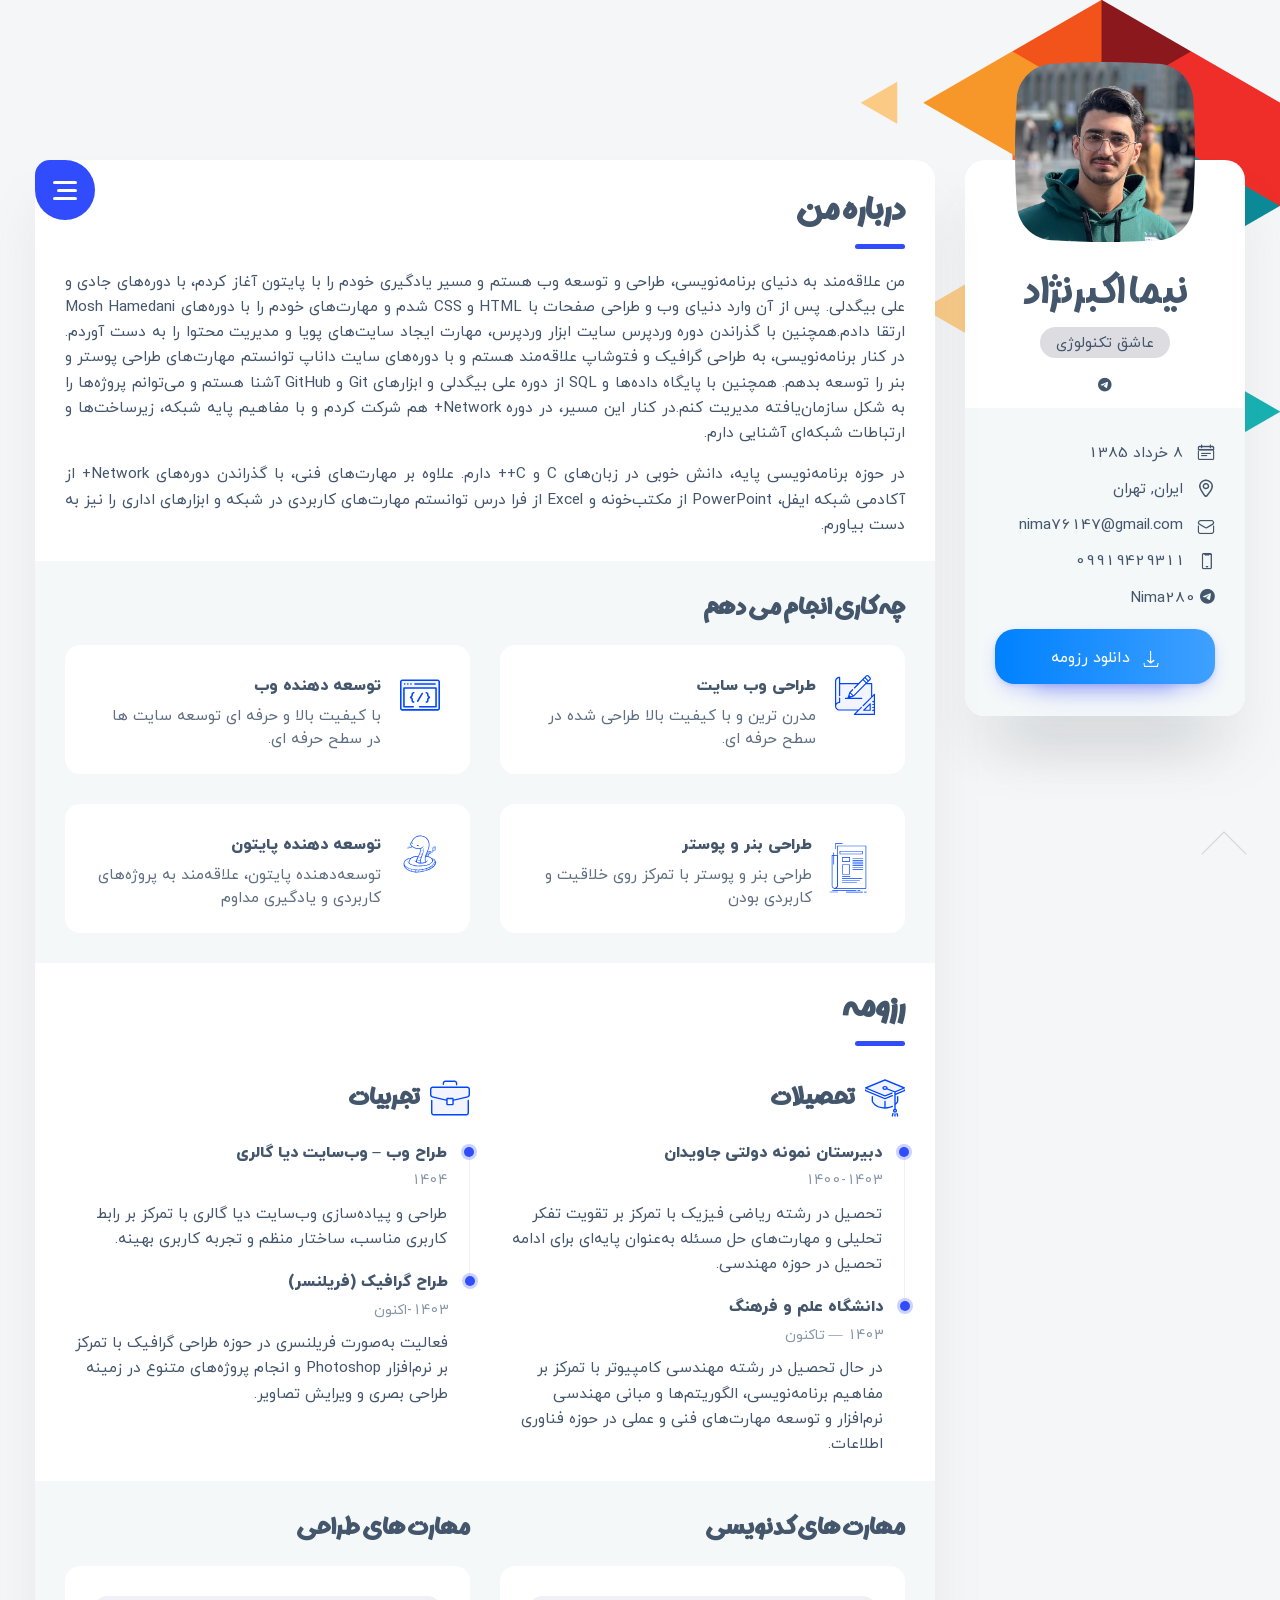
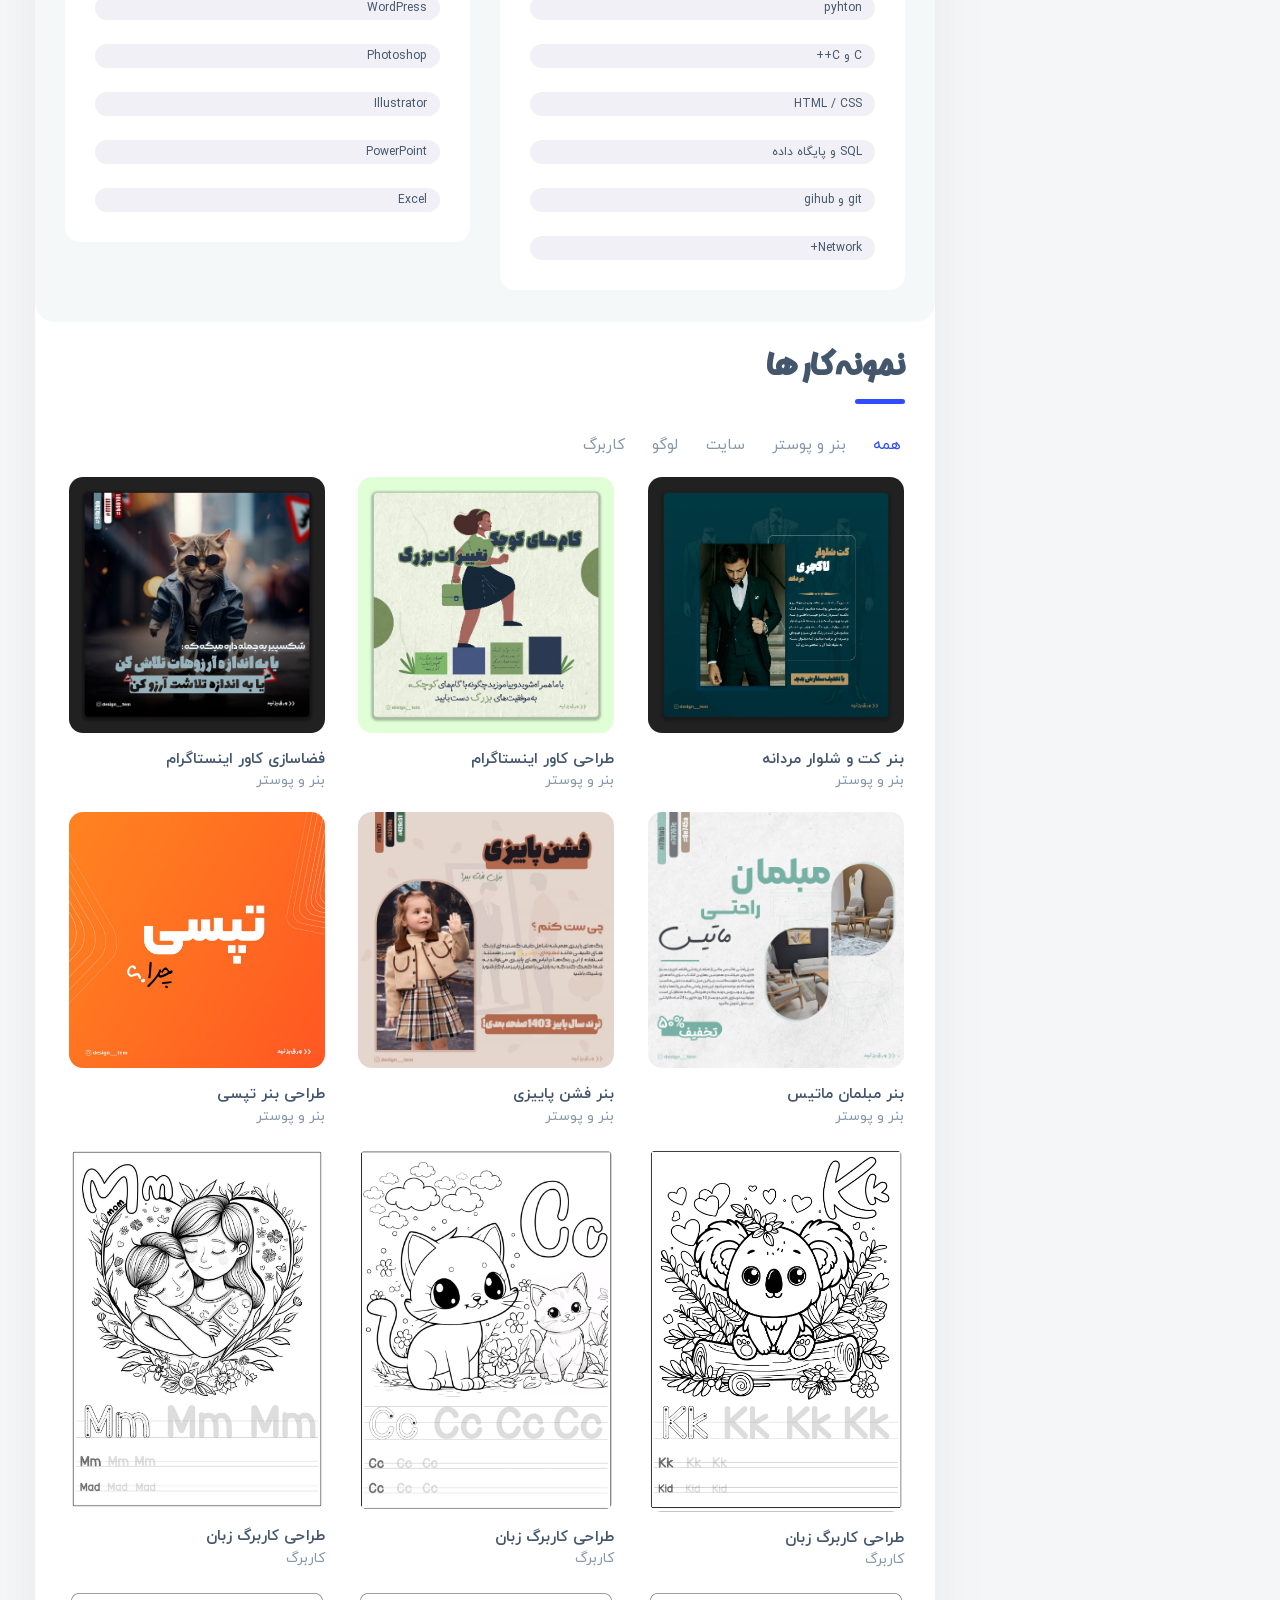
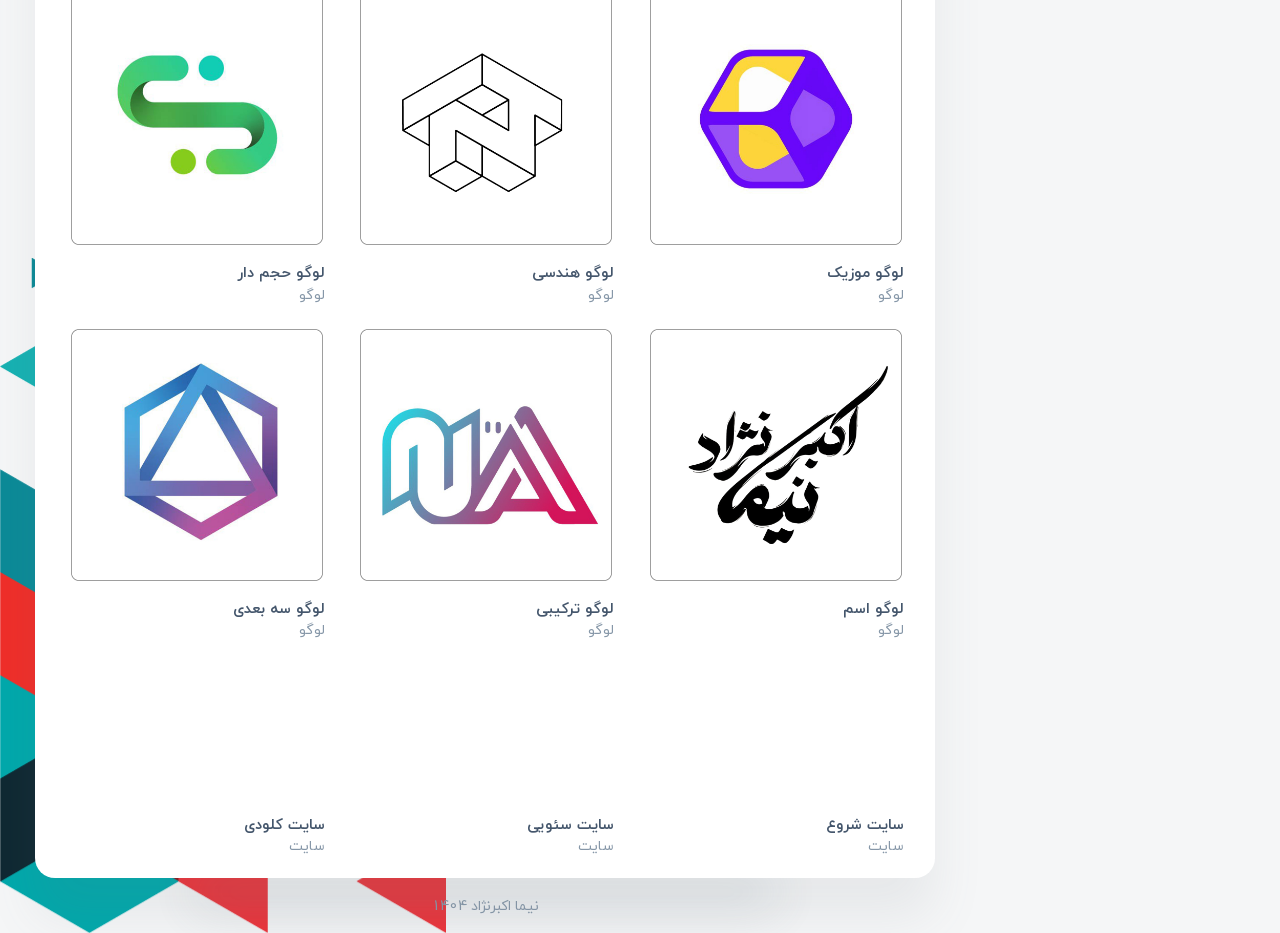
<file: about.html>
<!DOCTYPE html>
<html lang="fa">
  <head>
    <meta charset="utf-8" />
    <title>نیما اکبرنژاد</title>
    <!-- Meta Data -->
    <meta http-equiv="X-UA-Compatible" content="IE=edge" />
    <meta
      name="viewport"
      content="width=device-width, initial-scale=1, shrink-to-fit=no"
    />
    <meta name="format-detection" content="telephone=09919429311" />
    <meta name="format-detection" content="address=no" />
    <meta name="author" content="NimaAkbarnezhad" />
    <meta name="description" content="vCard" />
    <!-- Open Graph data -->
    <meta property="og:title" content="Nima" />
    <meta property="og:type" content="website" />
    <meta property="og:url" content="your url website" />
    <meta property="og:image" content="assets/images/social.html" />
    <meta property="og:description" content="Personal Website" />
    <meta property="og:site_name" content="Nima" />

    <!-- Styles -->
    <link
      rel="stylesheet"
      href="https://cdnjs.cloudflare.com/ajax/libs/font-awesome/6.5.1/css/all.min.css"
    />
    <link rel="stylesheet" type="text/css" href="assets/styles/style.css" />
    <link rel="stylesheet" type="text/css" href="assets/styles/rtl.css" />
  </head>
  <body class="bg-triangles">
    <!-- Preloader -->
    <div class="preloader">
      <div class="preloader__wrap">
        <div class="circle-pulse">
          <div class="circle-pulse__1"></div>
          <div class="circle-pulse__2"></div>
        </div>
        <div class="preloader__progress"><span></span></div>
      </div>
    </div>

    <main class="main">
      <div class="container gutter-top">
        <div class="row sticky-parent">
          <!-- Sidebar -->
          <aside class="col-12 col-md-12 col-xl-3">
            <div class="sidebar box shadow pb-0 sticky-column">
              <svg class="avatar avatar--180" viewBox="0 0 188 188">
                <g class="avatar__box">
                  <image
                    xlink:href="assets/img/avatar-1.jpg"
                    height="100%"
                    width="100%"
                  />
                </g>
              </svg>
              <div class="text-center">
                <h3 class="title title--h3 sidebar__user-name">
                  <h1 class="weight--500">نیما اکبرنژاد</h1> 
                </h3>
                <div class="badge badge--gray">عاشق تکنولوژی</div>

                <!-- Social -->
                <div class="social">
                  <a class="social__link" href="https://t.me/nima280"
                    ><i class="fa-brands fa-telegram"></i>
                  </a>
                </div>
              </div>

              <div class="sidebar__info box-inner box-inner--rounded">
                <ul class="contacts-block">
                  <li
                    class="contacts-block__item"
                    data-toggle="tooltip"
                    data-placement="top"
                    title="تاریخ تولد"
                  >
                    <i class="font-icon icon-calendar"></i>8 خرداد 1385
                  </li>
                  <li
                    class="contacts-block__item"
                    data-toggle="tooltip"
                    data-placement="top"
                    title="آدرس"
                  >
                    <i class="font-icon icon-location"></i>ایران, تهران
                  </li>
                  <li
                    class="contacts-block__item"
                    data-toggle="tooltip"
                    data-placement="top"
                    title="ایمیل"
                  >
                    <a href="mailto:nima76147@gmail.com"
                      ><i class="font-icon icon-envelope"></i
                      >nima76147@gmail.com</a
                    >
                  </li>
                  <li
                    class="contacts-block__item"
                    data-toggle="tooltip"
                    data-placement="top"
                    title="تلفن"
                  >
                    <i class="font-icon icon-phone"></i>09919429311
                  </li>
                  <li
                    class="contacts-block__item"
                    data-toggle="tooltip"
                    data-placement="top"
                    title="تلگرام"
                  >
                    <a href="https://t.me/nima280"
                      ><i class="fa-brands fa-telegram"></i> Nima280</a
                    >
                  </li>
                </ul>

                <a class="btn btn--blue-gradient" href="#"
                  ><i class="font-icon icon-download"></i> دانلود رزومه</a
                >
              </div>
            </div>
          </aside>

          <!-- Content -->
          <div class="col-12 col-md-12 col-xl-9">
            <div class="box shadow pb-0">
              <!-- Menu -->
              <div class="circle-menu">
                <div class="hamburger">
                  <div class="line"></div>
                  <div class="line"></div>
                  <div class="line"></div>
                </div>
              </div>
              <div class="inner-menu js-menu">
                <ul class="nav">
                  <li class="nav__item">
                    <a class="active" href="#about_me">درباره من</a>
                  </li>
                  <li class="nav__item"><a href="#resume_me">رزومه من</a></li>
                  <li class="nav__item">
                    <a href="#portfolio_me">نمونه کار ها</a>
                  </li>
                </ul>
              </div>

              <!-- About -->
              <div class="pb-0 pb-sm-2">
                <h1 class="title title--h1 title__separate" id="about_me">درباره من</h1>
                <p class="text_justify">
                  من علاقه‌مند به دنیای برنامه‌نویسی، طراحی و توسعه وب هستم و
                  مسیر یادگیری خودم را با پایتون آغاز کردم، با دوره‌های جادی و
                  علی بیگدلی. پس از آن وارد دنیای وب و طراحی صفحات با HTML و CSS
                  شدم و مهارت‌های خودم را با دوره‌های Mosh Hamedani ارتقا دادم.همچنین با گذراندن دوره وردپرس سایت ابزار وردپرس، مهارت ایجاد سایت‌های پویا و مدیریت محتوا را به دست آوردم.
                  در کنار برنامه‌نویسی، به طراحی گرافیک و فتوشاپ علاقه‌مند هستم
                  و با دوره‌های سایت داناپ توانستم مهارت‌های طراحی پوستر و بنر
                  را توسعه بدهم. همچنین با پایگاه داده‌ها و SQL از دوره علی
                  بیگدلی و ابزارهای Git و GitHub آشنا هستم و می‌توانم پروژه‌ها
                  را به شکل سازمان‌یافته مدیریت کنم.در کنار این مسیر، در دوره Network+ هم شرکت کردم و با مفاهیم پایه شبکه، زیرساخت‌ها و ارتباطات شبکه‌ای آشنایی دارم.
                  
                </p>
                <p class="text_justify">
                  در حوزه برنامه‌نویسی پایه، دانش خوبی در زبان‌های C و C++ دارم. علاوه بر مهارت‌های فنی، با گذراندن دوره‌های Network+ از آکادمی شبکه ایفل، PowerPoint از مکتب‌خونه و Excel از فرا درس توانستم مهارت‌های کاربردی در شبکه و ابزارهای اداری را نیز به دست بیاورم.
                </p>
              </div>

              <!-- What -->
              <div class="box-inner pb-0">
                <h2 class="title title--h3">چه کاری انجام می دهم</h2>
                <div class="row">
                  <!-- Case Item -->
                  <div class="col-12 col-lg-6">
                    <div class="case-item box box__second">
                      <img
                        class="case-item__icon"
                        src="assets/icons/icon-design.svg"
                        alt=""
                      />
                      <div>
                        <h3 class="title title--h5">طراحی وب سایت</h3>
                        <p class="case-item__caption">
                          مدرن ترین و با کیفیت بالا طراحی شده در سطح حرفه ای.
                        </p>
                      </div>
                    </div>
                  </div>

                  <!-- Case Item -->
                  <div class="col-12 col-lg-6">
                    <div class="case-item box box__second">
                      <img
                        class="case-item__icon"
                        src="assets/icons/icon-dev.svg"
                        alt=""
                      />
                      <div>
                        <h3 class="title title--h5">توسعه دهنده وب</h3>
                        <p class="case-item__caption">
                          با کیفیت بالا و حرفه ای توسعه سایت ها در سطح حرفه ای.
                        </p>
                      </div>
                    </div>
                  </div>

                  <!-- Case Item -->
                  <div class="col-12 col-lg-6">
                    <div class="case-item box box__second">
                      <img
                        class="poster"
                        src="assets/images/poster.svg"
                        alt=""
                      />
                      <div>
                        <h3 class="title title--h5">طراحی بنر و پوستر</h3>
                        <p class="case-item__caption">
                          طراحی بنر و پوستر با تمرکز روی خلاقیت و کاربردی بودن
                        </p>
                      </div>
                    </div>
                  </div>

                  <!-- Case Item -->
                  <div class="col-12 col-lg-6">
                    <div class="case-item box box__second">
                      <img
                        class="case-item__icon"
                        src="assets/images/python.svg"
                        alt=""
                      />
                      <div>
                        <h3 class="title title--h5">توسعه دهنده پایتون</h3>
                        <p class="case-item__caption">
                          توسعه‌دهنده پایتون، علاقه‌مند به پروژه‌های کاربردی و
                          یادگیری مداوم
                        </p>
                      </div>
                    </div>
                  </div>
                </div>
              </div>

              <!-- ressssssssssssssssssssssssssssssssssume -->
              <!-- Experience -->
              <div class="pb-3">
                <h1 class="title title--h1 title__separate top-margin">رزومه</h1>
              </div>
              <div class="pb-0">
                <div class="row">
                  <div class="col-12 col-lg-6">
                    <h2 class="title title--h3">
                      <img
                        class="title-icon"
                        src="assets/icons/icon-education.svg"
                        alt=""
                      />
                      تحصیلات
                    </h2>
                    <div class="timeline">
                      <!-- Item -->
                      <article class="timeline__item">
                        <h5 class="title title--h5 timeline__title">
                          دبیرستان نمونه دولتی جاویدان
                        </h5>
                        <span class="timeline__period">1400-1403</span>
                        <p class="timeline__description">
                          تحصیل در رشته ریاضی فیزیک با تمرکز بر تقویت تفکر تحلیلی و مهارت‌های حل مسئله به‌عنوان پایه‌ای برای ادامه تحصیل در حوزه مهندسی.
                        </p>
                      </article>

                      <!-- Item -->
                      <article class="timeline__item">
                        <h5 class="title title--h5 timeline__title">
                         دانشگاه علم و فرهنگ
                        </h5>
                        <span class="timeline__period">1403 — تاکنون</span>
                        <p class="timeline__description">
در حال تحصیل در رشته مهندسی کامپیوتر با تمرکز بر مفاهیم برنامه‌نویسی، الگوریتم‌ها و مبانی مهندسی نرم‌افزار و توسعه مهارت‌های فنی و عملی در حوزه فناوری اطلاعات.
                        </p>
                      </article>

                      </article>
                    </div>
                  </div>

                  <div class="col-12 col-lg-6">
                    <h2 class="title title--h3">
                      <img
                        class="title-icon"
                        src="assets/icons/icon-experience.svg"
                        alt=""
                      />
                      تجربیات
                    </h2>
                    <div class="timeline">
                      <!-- Item -->
                      <article class="timeline__item">
                        <h5 class="title title--h5 timeline__title">
                          طراح وب – وب‌سایت دیا گالری
                        </h5>
                        <span class="timeline__period">1404</span>
                        <p class="timeline__description">
                          طراحی و پیاده‌سازی وب‌سایت دیا گالری با تمرکز بر رابط کاربری مناسب، ساختار منظم و تجربه کاربری بهینه.
                        </p>
                      </article>

                      <!-- Item -->
                      <article class="timeline__item">
                        <h5 class="title title--h5 timeline__title">
                          طراح گرافیک (فریلنسر)
                        </h5>
                        <span class="timeline__period">1403-اکنون</span>
                        <p class="timeline__description">
                          فعالیت به‌صورت فریلنسری در حوزه طراحی گرافیک با تمرکز بر نرم‌افزار Photoshop و انجام پروژه‌های متنوع در زمینه طراحی بصری و ویرایش تصاویر.
                        </p>
                      </article>

                      </article>
                    </div>
                  </div>
                </div>
              </div>

              <!-- Skills -->
              <div class="box-inner box-inner--rounded" id="resume_me">
                <div class="row">
                  <div class="col-12 col-lg-6">
                    <h2 class="title title--h3">مهارت های کدنویسی</h2>
                    <div class="box box__second">
                      <!-- Progress -->
                      <div class="progress">
                        <div
                          class="progress-bar"
                          role="progressbar"
                          aria-valuenow="80"
                          aria-valuemin="0"
                          aria-valuemax="100"
                        >
                          <div class="progress-text">
                            <span>pyhton</span><span>80%</span>
                          </div>
                        </div>
                        <div class="progress-text"><span>pyhton</span></div>
                      </div>

                      <!-- Progress -->
                      <div class="progress">
                        <div
                          class="progress-bar"
                          role="progressbar"
                          aria-valuenow="70"
                          aria-valuemin="0"
                          aria-valuemax="100"
                        >
                          <div class="progress-text">
                            <span>C و C++</span><span>70%</span>
                          </div>
                        </div>
                        <div class="progress-text">
                          <span>C و C++</span>
                        </div>
                      </div>

                      <!-- Progress -->
                      <div class="progress">
                        <div
                          class="progress-bar"
                          role="progressbar"
                          aria-valuenow="75"
                          aria-valuemin="0"
                          aria-valuemax="100"
                        >
                          <div class="progress-text">
                            <span>HTML / CSS</span><span>75%</span>
                          </div>
                        </div>
                        <div class="progress-text"><span>HTML / CSS</span></div>
                      </div>
                      
                      <!-- Progress -->
                      <div class="progress">
                        <div
                        class="progress-bar"
                        role="progressbar"
                        aria-valuenow="50"
                        aria-valuemin="0"
                        aria-valuemax="100"
                        >
                        <div class="progress-text">
                          <span>SQL و پایگاه داده‌</span><span>50%</span>
                        </div>
                      </div>
                      <div class="progress-text">
                        <span>SQL و پایگاه داده‌</span>
                      </div>
                      </div>
                      <!-- Progress -->
                      <div class="progress">
                        <div
                          class="progress-bar"
                          role="progressbar"
                          aria-valuenow="70"
                          aria-valuemin="0"
                          aria-valuemax="100"
                        >
                          <div class="progress-text">
                            <span>git و gihub</span><span>70%</span>
                          </div>
                        </div>
                        <div class="progress-text"><span>git و gihub</span></div>
                      </div>
                      <div class="progress">
                        <div
                          class="progress-bar"
                          role="progressbar"
                          aria-valuenow="60"
                          aria-valuemin="0"
                          aria-valuemax="100"
                        >
                          <div class="progress-text">
                            <span>Network+</span><span>60%</span>
                          </div>
                        </div>
                        <div class="progress-text"><span>Network+</span></div>
                      </div>
                    </div>
                  </div>
                  
                  <div class="col-12 col-lg-6 mt-4 mt-lg-0">
                    <h2 class="title title--h3">مهارت های طراحی</h2>
                    <div class="box box__second">
                      <!-- Progress -->
                      <div class="progress">
                        <div
                          class="progress-bar"
                          role="progressbar"
                          aria-valuenow="70"
                          aria-valuemin="0"
                          aria-valuemax="100"
                        >
                          <div class="progress-text">
                            <span>WordPress</span><span>70%</span>
                          </div>
                        </div>
                        <div class="progress-text"><span>WordPress</span></div>
                      </div>

                      <!-- Progress -->
                      <div class="progress">
                        <div
                          class="progress-bar"
                          role="progressbar"
                          aria-valuenow="90"
                          aria-valuemin="0"
                          aria-valuemax="100"
                        >
                          <div class="progress-text">
                            <span>Photoshop</span><span>90%</span>
                          </div>
                        </div>
                        <div class="progress-text"><span>Photoshop</span></div>
                      </div>

                      <!-- Progress -->
                      <div class="progress">
                        <div
                          class="progress-bar"
                          role="progressbar"
                          aria-valuenow="75"
                          aria-valuemin="0"
                          aria-valuemax="100"
                        >
                          <div class="progress-text">
                            <span>Illustrator</span><span>75%</span>
                          </div>
                        </div>
                        <div class="progress-text"><span>Illustrator</span></div>
                      </div>

                      <!-- Progress -->
                      <div class="progress">
                        <div
                          class="progress-bar"
                          role="progressbar"
                          aria-valuenow="95"
                          aria-valuemin="0"
                          aria-valuemax="100"
                        >
                          <div class="progress-text">
                            <span>PowerPoint</span><span>95%</span>
                          </div>
                        </div>
                        <div class="progress-text"><span>PowerPoint</span></div>
                      </div>

                      <!-- Progress -->
                      <div class="progress">
                        <div
                          class="progress-bar"
                          role="progressbar"
                          aria-valuenow="70"
                          aria-valuemin="0"
                          aria-valuemax="100"
                        >
                          <div class="progress-text">
                            <span>Excel</span><span>70%</span>
                          </div>
                        </div>
                        <div class="progress-text"><span>Excel</span></div>
                      </div>

                      
                    </div>
                  </div>
                </div>
              </div>
              <!-- nemone karrrrrrrrrrrrrrrrrrrrrrrrrrrrrrrrrrrrrrrrrrrrrrrrrrr -->
              <!-- About -->
                        <div class="pb-2" id="portfolio_me">
                            <h1 class="title title--h1 title__separate top-margin">نمونه کار ها</h1>
                        </div>

                        <!-- Gallery -->
                        <div class="pb-0">
                            <!-- Filter -->
                            <div class="select">
                                <span class="placeholder">انتخاب دسته بندی</span>
                                <ul class="filter">
                                    <li class="filter__item">دسته بندی </li>
                                    <li class="filter__item active" data-filter="*"><a class="filter__link active"
                                                                                      href="#filter">همه</a></li>
                                    <li class="filter__item" data-filter=".category-banner"><a class="filter__link"
                                                                                                href="#filter">بنر و پوستر</a>
                                    </li>
                                    <li class="filter__item" data-filter=".category-site"><a class="filter__link"
                                                                                              href="#filter">سایت</a>
                                    </li>
                                    <li class="filter__item" data-filter=".category-logo"><a class="filter__link"
                                                                                            href="#filter">لوگو</a></li>
                                    <li class="filter__item" data-filter=".category-karbarg"><a class="filter__link"
                                                                                            href="#filter">کاربرگ</a></li>
                                </ul>
                                <input type="hidden" name="changemetoo"/>
                            </div>

                            <!-- Content -->
                            <div class="gallery-grid js-masonry js-filter-container">
                                <div class="gutter-sizer"></div>
                                <!-- Item 1 -->
                                <figure class="gallery-grid__item category-banner">
                                    <div class="gallery-grid__image-wrap">
                                        <img class="gallery-grid__image cover lazyload" src="assets/portfolio_image/photoshop/try.jpg"
                                            data-zoom alt=""/>
                                    </div>
                                    <figcaption class="gallery-grid__caption">
                                        <h4 class="title gallery-grid__title">فضاسازی کاور اینستاگرام</h4>
                                        <span class="gallery-grid__category">بنر و پوستر</span>
                                    </figcaption>
                                </figure>
                                <!-- Item 2 -->
                                <figure class="gallery-grid__item category-banner">
                                    <div class="gallery-grid__image-wrap">
                                        <img class="gallery-grid__image cover lazyload" src="assets/portfolio_image/photoshop/step.jpg"
                                            data-zoom alt=""/>
                                    </div>
                                    <figcaption class="gallery-grid__caption">
                                        <h4 class="title gallery-grid__title">طراحی کاور اینستاگرام</h4>
                                        <span class="gallery-grid__category">بنر و پوستر</span>
                                    </figcaption>
                                </figure>
                                <!-- Item 3 -->
                                <figure class="gallery-grid__item category-banner">
                                    <div class="gallery-grid__image-wrap">
                                        <img class="gallery-grid__image cover lazyload" src="assets/portfolio_image/photoshop/laxery.jpg"
                                            data-zoom alt=""/>
                                    </div>
                                    <figcaption class="gallery-grid__caption">
                                        <h4 class="title gallery-grid__title">بنر کت و شلوار مردانه</h4>
                                        <span class="gallery-grid__category">بنر و پوستر</span>
                                    </figcaption>
                                </figure>
                                <!-- Item 4 -->
                                <figure class="gallery-grid__item category-banner">
                                    <div class="gallery-grid__image-wrap">
                                        <img class="gallery-grid__image cover lazyload" src="assets/portfolio_image/photoshop/tapsi1.jpg"
                                            data-zoom alt=""/>
                                    </div>
                                    <figcaption class="gallery-grid__caption">
                                        <h4 class="title gallery-grid__title">طراحی بنر تپسی</h4>
                                        <span class="gallery-grid__category">بنر و پوستر</span>
                                    </figcaption>
                                </figure>
                              
                                <!-- Item 5 -->
                                <figure class="gallery-grid__item category-banner">
                                    <div class="gallery-grid__image-wrap">
                                        <img class="gallery-grid__image cover lazyload" src="assets/portfolio_image/photoshop/fall.jpg"
                                            data-zoom alt=""/>
                                    </div>
                                    <figcaption class="gallery-grid__caption">
                                        <h4 class="title gallery-grid__title">بنر فشن پاییزی</h4>
                                        <span class="gallery-grid__category">بنر و پوستر</span>
                                    </figcaption>
                                </figure>
                                <!-- Item 6 -->
                                <figure class="gallery-grid__item category-banner">
                                    <div class="gallery-grid__image-wrap">
                                        <img class="gallery-grid__image cover lazyload" src="assets/portfolio_image/photoshop/sofa.jpg"
                                            data-zoom alt=""/>
                                    </div>
                                    <figcaption class="gallery-grid__caption">
                                        <h4 class="title gallery-grid__title">بنر مبلمان ماتیس</h4>
                                        <span class="gallery-grid__category">بنر و پوستر</span>
                                    </figcaption>
                                </figure>
                                
                                <!-- Item 7 -->
                                <figure class="gallery-grid__item category-karbarg">
                                    <div class="gallery-grid__image-wrap">
                                        <img class="gallery-grid__image cover lazyload" src="assets/portfolio_image/photoshop/karbarg.jpg"
                                            data-zoom alt=""/>
                                    </div>
                                    <figcaption class="gallery-grid__caption">
                                        <h4 class="title gallery-grid__title">طراحی کاربرگ زبان</h4>
                                        <span class="gallery-grid__category">کاربرگ</span>
                                    </figcaption>
                                </figure>
                                <!-- Item 8 -->
                                <figure class="gallery-grid__item category-karbarg">
                                    <div class="gallery-grid__image-wrap">
                                        <img class="gallery-grid__image cover lazyload" src="assets/portfolio_image/photoshop/cat.jpg"
                                            data-zoom alt=""/>
                                    </div>
                                    <figcaption class="gallery-grid__caption">
                                        <h4 class="title gallery-grid__title">طراحی کاربرگ زبان</h4>
                                        <span class="gallery-grid__category">کاربرگ</span>
                                    </figcaption>
                                </figure>
                                <!-- Item 9 -->
                                <figure class="gallery-grid__item category-karbarg">
                                    <div class="gallery-grid__image-wrap">
                                        <img class="gallery-grid__image cover lazyload" src="assets/portfolio_image/photoshop/quala.jpg"
                                            data-zoom alt=""/>
                                    </div>
                                    <figcaption class="gallery-grid__caption">
                                        <h4 class="title gallery-grid__title">طراحی کاربرگ زبان</h4>
                                        <span class="gallery-grid__category">کاربرگ</span>
                                    </figcaption>
                                </figure>
                                <!-- Item 10 -->
                                <figure class="gallery-grid__item category-logo">
                                    <div class="gallery-grid__image-wrap">
                                        <img class="gallery-grid__image cover lazyload logo_zoom" src="assets/portfolio_image/logo/s_3d.jpg"
                                            data-zoom alt=""/>
                                    </div>
                                    <figcaption class="gallery-grid__caption">
                                        <h4 class="title gallery-grid__title">لوگو حجم دار</h4>
                                        <span class="gallery-grid__category">لوگو</span>
                                    </figcaption>
                                </figure>
                                <!-- Item 11 -->
                                <figure class="gallery-grid__item category-logo">
                                    <div class="gallery-grid__image-wrap">
                                        <img class="gallery-grid__image cover lazyload logo_zoom" src="assets/portfolio_image/logo/line.jpg"
                                            data-zoom alt=""/>
                                    </div>
                                    <figcaption class="gallery-grid__caption">
                                        <h4 class="title gallery-grid__title">لوگو هندسی</h4>
                                        <span class="gallery-grid__category">لوگو</span>
                                    </figcaption>
                                </figure>
                                <!-- Item 12 -->
                                <figure class="gallery-grid__item category-logo">
                                    <div class="gallery-grid__image-wrap">
                                        <img class="logo_zoom gallery-grid__image cover lazyload " src="assets/portfolio_image/logo/music+.jpg"
                                            data-zoom alt=""/>
                                    </div>
                                    <figcaption class="gallery-grid__caption">
                                        <h4 class="title gallery-grid__title">لوگو موزیک</h4>
                                        <span class="gallery-grid__category">لوگو</span>
                                    </figcaption>
                                </figure>
                                
                                <!-- Item 13 -->
                                <figure class="gallery-grid__item category-logo">
                                    <div class="gallery-grid__image-wrap">
                                        <img class="gallery-grid__image cover lazyload" src="assets/portfolio_image/logo/3d.jpg"
                                            data-zoom alt=""/>
                                    </div>
                                    <figcaption class="gallery-grid__caption">
                                        <h4 class="title gallery-grid__title">لوگو سه بعدی</h4>
                                        <span class="gallery-grid__category">لوگو</span>
                                    </figcaption>
                                </figure>
                                <!-- Item 14 -->
                                <figure class="gallery-grid__item category-logo">
                                    <div class="gallery-grid__image-wrap">
                                        <img class="gallery-grid__image cover lazyload" src="assets/portfolio_image/logo/Na.jpg"
                                            data-zoom alt=""/>
                                    </div>
                                    <figcaption class="gallery-grid__caption">
                                        <h4 class="title gallery-grid__title">لوگو ترکیبی</h4>
                                        <span class="gallery-grid__category">لوگو</span>
                                    </figcaption>
                                </figure>
                                <!-- Item 15 -->
                                <figure class="gallery-grid__item category-logo">
                                  <div class="gallery-grid__image-wrap">
                                    <img class="gallery-grid__image cover lazyload" src="assets/portfolio_image/logo/nima.jpg"
                                    data-zoom alt=""/>
                                  </div>
                                  <figcaption class="gallery-grid__caption">
                                    <h4 class="title gallery-grid__title">لوگو اسم</h4>
                                    <span class="gallery-grid__category">لوگو</span>
                                  </figcaption>
                                </figure>
                                <!-- Item 16 -->
                                 <figure class="gallery-grid__item category-site">
                                    <div class="gallery-grid__image-wrap">
                                        <video
                                            class="gallery-grid__image cover video-thumb"
                                            autoplay
                                            muted
                                            loop
                                            playsinline
                                            data-video="assets/portfolio_image/site/cloudi.mp4">
                                            <source src="assets/portfolio_image/site/cloudi.mp4" type="video/mp4">
                                        </video>
                                    </div>
                                    <figcaption class="gallery-grid__caption">
                                        <h4 class="title gallery-grid__title">سایت کلودی</h4>
                                        <span class="gallery-grid__category">سایت</span>
                                    </figcaption>
                                </figure>
                                <!-- Item 17 -->
                                 <figure class="gallery-grid__item category-site">
                                    <div class="gallery-grid__image-wrap">
                                        <video
                                            class="gallery-grid__image cover video-thumb"
                                            autoplay
                                            muted
                                            loop
                                            playsinline
                                            data-video="assets/portfolio_image/site/seoii.mp4">
                                            <source src="assets/portfolio_image/site/seoii.mp4" type="video/mp4">
                                        </video>
                                    </div>
                                    <figcaption class="gallery-grid__caption">
                                        <h4 class="title gallery-grid__title">سایت سئویی</h4>
                                        <span class="gallery-grid__category">سایت</span>
                                    </figcaption>
                                </figure>
                                <!-- Item 18 -->
                                 <figure class="gallery-grid__item category-site">
                                    <div class="gallery-grid__image-wrap">
                                        <video
                                            class="gallery-grid__image cover video-thumb"
                                            autoplay
                                            muted
                                            loop
                                            playsinline
                                            data-video="assets/portfolio_image/site/simple_site.mp4">
                                            <source src="assets/portfolio_image/site/simple_site.mp4" type="video/mp4">
                                        </video>
                                    </div>
                                    <figcaption class="gallery-grid__caption">
                                        <h4 class="title gallery-grid__title">سایت شروع</h4>
                                        <span class="gallery-grid__category">سایت</span>
                                    </figcaption>
                                </figure>

                                
                                
                               
                            </div>
                        </div>
                    </div>

                    
                    
                    <!-- Footer -->
                    <footer class="footer">نیما اکبرنژاد 1404</footer>
                  </div>
                </div>
              </div>
            </div>
      <!-- Modal -->
                                  <div class="video-modal" id="videoModal">
                                      <span class="video-modal__close">&times;</span>
                                      <video id="modalVideo" controls autoplay></video>
                                  </div>
    </main>

    <div class="back-to-top"></div>

    <!-- SVG masks -->
    <svg class="svg-defs">
      <clipPath id="avatar-box">
        <path
          d="M1.85379 38.4859C2.9221 18.6653 18.6653 2.92275 38.4858 1.85453 56.0986.905299 77.2792 0 94 0c16.721 0 37.901.905299 55.514 1.85453 19.821 1.06822 35.564 16.81077 36.632 36.63137C187.095 56.0922 188 77.267 188 94c0 16.733-.905 37.908-1.854 55.514-1.068 19.821-16.811 35.563-36.632 36.631C131.901 187.095 110.721 188 94 188c-16.7208 0-37.9014-.905-55.5142-1.855-19.8205-1.068-35.5637-16.81-36.63201-36.631C.904831 131.908 0 110.733 0 94c0-16.733.904831-37.9078 1.85379-55.5141z"
        />
      </clipPath>
      <clipPath id="avatar-hexagon">
        <path
          d="M0 27.2891c0-4.6662 2.4889-8.976 6.52491-11.2986L31.308 1.72845c3.98-2.290382 8.8697-2.305446 12.8637-.03963l25.234 14.31558C73.4807 18.3162 76 22.6478 76 27.3426V56.684c0 4.6805-2.5041 9.0013-6.5597 11.3186L44.4317 82.2915c-3.9869 2.278-8.8765 2.278-12.8634 0L6.55974 68.0026C2.50414 65.6853 0 61.3645 0 56.684V27.2891z"
        />
      </clipPath>
    </svg>

    <!-- JavaScripts -->
    <script src="assets/js/jquery-3.4.1.min.js"></script>
    <script src="assets/js/plugins.min.js"></script>
    <script src="assets/js/common.js"></script>
  </body>
</html>
</file>
<file: assets/styles/style.css>
/* ------------------------------------------------

 - General Styles
 - Background
 - Typography
 - Preloader
 - Form
 - Button
 - Preloader
 - Sidebar
 - Sections
 - Navbar
 - Footer
 - Cases
 - Clients
 - Contact
 - Single post
 - Footer
 - Contact
 - Portfolio
 - News
 - Single news
 - Testimonials
 - Timeline
 - Other
 
------------------------------------------------ */
@import url(vendors/bootstrap.min.css);
@import url(vendors/swiper.min.css);
@import url(vendors/simplebar.min.css);
@import url(../icons/style.css);
@import url("https://fonts.googleapis.com/css?family=Archivo:400,400i,500,500i,600,600i,700,700i&amp;display=swap");
@import url("https://fonts.googleapis.com/css?family=Merriweather:400,900&amp;display=swap");
/* -----------------------------------------------------------------
    - General Styles
----------------------------------------------------------------- */
*,
::before,
::after {
  background-repeat: no-repeat;
  box-sizing: border-box;
}

html {
  scroll-behavior: smooth;
  font-size: 16px;
  -webkit-overflow-scrolling: touch;
  -webkit-box-sizing: border-box;
  box-sizing: border-box;
  -ms-overflow-x: hidden;
}


body, html {
  font-size: 1rem;
  -webkit-text-size-adjust: 100%;
}

body {
  background-color: #F5F6F7;
  color: #44566C;
  font-family: "Archivo", sans-serif;
  font-size: 0.9375rem;
  font-weight: 400;
  line-height: 1.65;
  min-height: 100vh;
  overflow-x: hidden;
  -ms-overflow-style: scrollbar;
  -webkit-font-smoothing: antialiased;
}

/* video modal */
.video-modal {
    position: fixed;
    inset: 0;
    background: rgba(0,0,0,0.85);
    display: none;
    align-items: center;
    justify-content: center;
    z-index: 9999;
}

.video-modal video {
    max-width: 90%;
    max-height: 90%;
}

.video-modal__close {
    position: absolute;
    top: 20px;
    right: 30px;
    font-size: 32px;
    color: #fff;
    cursor: pointer;
}

.video-thumb {
    cursor: pointer;
}



@media only screen and (max-width: 580px) {
  body {
    line-height: 1.6;
  }
}
html.is-scroll-disabled body {
  height: 100vh;
  overflow: hidden;
}

@media all and (-ms-high-contrast: none), (-ms-high-contrast: active) {
  html.is-scroll-disabled {
    overflow: hidden;
  }
}
.no-scroll {
  overflow: hidden;
  -ms-overflow-style: none;
}

.no-scroll-height {
  overflow-x: hidden;
}

.svg-defs {
  position: absolute;
  height: 0;
  width: 0;
}

.bg-triangles {
  background-image: url(../images/triangles-top.svg), url(../images/triangles-bottom.svg);
  background-position: left top, right bottom;
  background-repeat: no-repeat;
  background-size: inherit;
}
@media only screen and (max-width: 580px) {
  .bg-triangles {
    background-size: contain;
  }
}
.bg-triangles-2 {
  background-image: url(../images/triangle-2-top.svg), url(../images/triangle-2-bottom.svg);
  background-position: right top, left bottom;
  background-repeat: no-repeat;
  background-size: 50%;
  background-attachment: fixed;
}
@media only screen and (max-width: 991px) {
  .bg-triangles-2 {
    background-size: contain;
  }
}
.bg-peach {
  background-image: linear-gradient(115.29deg, #FFF2E7 1.33%, #FFCADA 98.21%);
  background-attachment: fixed;
}
.bg-green {
  background-image: linear-gradient(115.29deg, #0DC8A9 1.33%, #32CBC8 98.21%);
  background-attachment: fixed;
}
.bg-green-2 {
  background-image: linear-gradient(135deg, #9be15d 0%, #00d9a6 100%);
  background-attachment: fixed;
}

/* -----------------------------------------------------------------
    - Typography
----------------------------------------------------------------- */
.top-margin{
  margin-top: 1.5rem;
}
h1, h2, h3, h4, h5, h6 {
  font-family: "Archivo", sans-serif;
  font-weight: 700;
  line-height: 1.3;
}

.title--h1 {
  font-size: 2rem;
  margin-bottom: 1.0625rem;
}
@media only screen and (max-width: 580px) {
  .title--h1 {
    font-size: 1.75rem;
  }
}
.title--h2 {
  font-size: 1.75rem;
}
@media only screen and (max-width: 580px) {
  .title--h2 {
    font-size: 1.5rem;
  }
}
.title--h3 {
  font-size: 1.5rem;
  margin-bottom: 1.3125rem;
}
@media only screen and (max-width: 580px) {
  .title--h3 {
    font-size: 1.25rem;
    margin-bottom: 1rem;
  }
}
.title--h4 {
  font-size: 1.25rem;
  margin-bottom: 0.8125rem;
}
@media only screen and (max-width: 580px) {
  .title--h4 {
    font-size: 1rem;
  }
}
.title--h5 {
  font-size: 1rem;
}
@media only screen and (max-width: 580px) {
  .title--h5 {
    font-size: 0.9375rem;
  }
}
.title--h6 {
  font-size: 0.75rem;
}
.title--center {
  text-align: center;
}
.title--tone {
  color: #304CFD;
}
.title-icon {
  margin-right: 0.5rem;
  margin-top: -0.25rem;
  height: 2.5rem;
  width: 2.5rem;
}
@media only screen and (max-width: 580px) {
  .title-icon {
    height: 2.0833333333rem;
    width: 2.0833333333rem;
  }
}
.title__separate {
  margin-bottom: 2.3125rem;
  position: relative;
}
.title__separate::before {
  content: '';
  background-color: #304CFD;
  border-radius: 0.5rem;
  height: 0.3125rem;
  position: absolute;
  bottom: -1.0625rem;
  left: 0;
  width: 3.125rem;
  z-index: 1;
}
@media only screen and (max-width: 580px) {
  .title__separate {
    margin-bottom: 1.5rem;
  }
  .title__separate::before {
    height: 0.1875rem;
    bottom: -0.5625rem;
    width: 3rem;
  }
}

@media only screen and (max-width: 991px) {
  .first-title {
    transition: all .3s ease-in-out;
  }
}

@media only screen and (max-width: 991px) {
  .open-menu .first-title {
    padding-top: 2.5625rem;
  }
}
@media only screen and (max-width: 580px) {
  .open-menu .first-title {
    padding-top: 0;
  }
}

.weight--400 {
  font-weight: 400;
}
.weight--500 {
  font-weight: 500;
}
.weight--600 {
  font-weight: 600;
}
.weight--700 {
  font-weight: 700;
}

.color--light {
  color: #8697A8;
}
.color--dark {
  color: #44566C;
}

.block-quote {
  font-size: 1.3125rem;
  font-weight: 400;
  font-style: italic;
  margin: 1.8125rem 0;
  position: relative;
  line-height: 1.6;
}
@media only screen and (max-width: 991px) {
  .block-quote {
    padding-left: 3.8125rem;
  }
}
@media only screen and (max-width: 580px) {
  .block-quote {
    font-size: 1.125rem;
    margin: 1rem 0;
    padding-left: 0;
    padding-top: 2.8125rem;
  }
  .block-quote p {
    margin-bottom: 0.5rem;
  }
}
.block-quote::before {
  background-image: url(../images/icon-quote.svg);
  background-repeat: no-repeat;
  background-position: center;
  background-size: cover;
  content: '';
  height: 2.125rem;
  margin: 0 auto;
  position: absolute;
  top: 0;
  left: -3.375rem;
  width: 2.125rem;
}
@media only screen and (max-width: 991px) {
  .block-quote::before {
    left: 0;
  }
}
.block-quote__author {
  font-size: 1rem;
  font-style: normal;
  display: block;
  margin-top: 0.5625rem;
  padding-left: 3rem;
  position: relative;
}
@media only screen and (max-width: 580px) {
  .block-quote__author {
    font-size: 0.875rem;
    margin-top: 0;
    padding-left: 2rem;
  }
}
.block-quote__author::before {
  content: '';
  background-color: #44566C;
  height: 0.0625rem;
  margin-bottom: auto;
  margin-top: auto;
  position: absolute;
  top: 0;
  bottom: 0;
  left: 0;
  width: 2rem;
}
@media only screen and (max-width: 580px) {
  .block-quote__author::before {
    width: 1rem;
  }
}

a {
  color: #304CFD;
  cursor: pointer;
  text-decoration: none;
  -webkit-text-decoration-skip: objects;
  transition: color 0.3s cubic-bezier(0.72, 0.16, 0.345, 0.875);
}
a:hover {
  color: #304CFD;
  outline: none;
  text-decoration: underline;
}
a.decoration--none {
  text-decoration: none;
}

.noGutters-Top {
  margin-top: 0 !important;
}
.noGutters-Bottom {
  margin-bottom: 0 !important;
}
.noGutters-Left {
  margin-left: 0 !important;
}
.noGutters-Right {
  margin-right: 0 !important;
}

.description {
  color: #F5F8F9;
  margin-bottom: 1.875rem;
}

.foreword {
  color: #F5F8F9;
  font-size: 1.125rem;
}

img {
  max-width: 100%;
  -webkit-user-select: none;
  -moz-user-select: none;
  -ms-user-select: none;
  user-select: none;
}

iframe {
  background-color: #44566C;
  border: 0;
  display: block;
  height: 100%;
  width: 100%;
}

.cover {
  object-fit: cover;
  object-position: center;
  font-family: 'object-fit: cover; object-position: center;';
  height: 100%;
  width: 100%;
}

::-moz-selection {
  background: transparent;
  color: #304CFD;
}

::selection {
  background: transparent;
  color: #304CFD;
}

/* -----------------------------------------------------------------
    - Form
----------------------------------------------------------------- */
.input, .textarea, select,
.custom-select {
  background-color: #F5F8F9;
  border: 1px solid #F5F8F9;
  border-radius: 20px;
  box-shadow: none;
  color: #44566C;
  font-size: inherit;
  height: auto;
  padding: 0.875rem 1.375rem 0.8125rem;
  position: relative;
  width: 100%;
  -webkit-appearance: none;
  -moz-appearance: none;
  appearance: none;
}
@media only screen and (max-width: 580px) {
  .input, .textarea, select,
  .custom-select {
    padding: 0.8125rem 1.375rem 0.75rem;
  }
}

.input:focus, .textarea:focus, select:focus,
.custom-select:focus {
  background-color: #F5F8F9;
  color: #44566C;
  box-shadow: none;
  outline: none;
}

.input {
  line-height: inherit;
}
@media all and (-ms-high-contrast: none), (-ms-high-contrast: active) {
  .input {
    line-height: 0;
  }
}
.input--white {
  background-color: #fff;
}
.input--white:focus {
  background-color: #fff;
}
.input__icon {
  padding-left: 3.375rem;
}
@media only screen and (max-width: 580px) {
  .input__icon {
    padding-left: 2.8125rem;
  }
}

.textarea {
  border-radius: 20px;
  display: block;
  padding: 0.8125rem 1.1875rem;
  resize: none;
}
.textarea--white {
  background-color: #fff;
}
.textarea--white:focus {
  background-color: #fff;
}

.form-group {
  margin-bottom: 2rem;
  position: relative;
}
@media only screen and (max-width: 580px) {
  .form-group {
    margin-bottom: 1.6875rem;
  }
}
.form-group .font-icon {
  color: #8697A8;
  font-size: 1.0625rem;
  margin: auto 0;
  position: absolute;
  top: 0;
  bottom: 0;
  left: 2.375rem;
  height: 1rem;
  width: 1rem;
  z-index: 1;
}
@media only screen and (max-width: 580px) {
  .form-group .font-icon {
    font-size: 1rem;
    left: 2.0625rem;
  }
}

.help-block {
  position: absolute;
  font-size: 0.75rem;
  line-height: 1.4;
  padding-top: 0.3125rem;
  padding-left: 0.375rem;
}
@media only screen and (max-width: 580px) {
  .help-block {
    font-size: 0.6875rem;
  }
}

.with-errors {
  color: #FF3D57;
}

.has-error input,
.has-error textarea,
.has-error input:focus,
.has-error textarea:focus {
  border-color: #FF3D57;
}

#validator-contact {
  font-size: 0.875rem;
  margin-top: 1rem;
}

.form-control::-webkit-input-placeholder {
  color: #8697A8;
}

.form-control::-moz-placeholder {
  color: #8697A8;
}

.form-control:-ms-input-placeholder {
  color: #8697A8;
}

.form-control::-ms-input-placeholder {
  color: #8697A8;
}

.form-control::placeholder {
  color: #8697A8;
}

input:invalid,
textarea:invalid {
  outline: none !important;
}

.custom-control-input:focus ~ .custom-control-label::before {
  box-shadow: 0 0 0 0.125rem rgba(48, 76, 253, 0.25);
}
.custom-control-input:focus:not(:checked) ~ .custom-control-label::before {
  border-color: #304CFD;
}
.custom-control-input:not(:disabled):active ~ .custom-control-label::before {
  border-color: #fff;
  background-color: transparent;
}
.custom-control-input:checked ~ .custom-control-label::before {
  border-color: #304CFD;
  background-color: #304CFD;
}

.custom-control-label {
  line-height: 1.55;
  padding-left: 0.5rem;
}
.custom-control-label::before {
  background-color: transparent;
  border: 1px solid #F0F0F6;
}

select,
.custom-select {
  background: url("data:image/svg+xml,%3csvg xmlns='http://www.w3.org/2000/svg' viewBox='0 0 4 5'%3e%3cpath fill='%23fff' d='M2 0L0 2h4zm0 5L0 3h4z'/%3e%3c/svg%3e") no-repeat right 0.1rem center/10px 16px;
}
select option,
.custom-select option {
  color: #44566C;
}

.dropdown-menu {
  border: 0;
  border-radius: 10px;
  box-shadow: 0 0.5rem 2.5rem rgba(134, 151, 168, 0.25);
  color: #5F6F81;
  font-size: 0.9375rem;
}
.dropdown-menu::before {
  content: '';
  border-left: 0.375rem solid transparent;
  border-right: 0.375rem solid transparent;
  border-bottom: 0.375rem solid #fff;
  height: 0;
  position: absolute;
  top: -0.375rem;
  left: 1.0625rem;
  width: 0;
}
.dropdown.dropup .dropdown-menu::before {
  border-left: 0.375rem solid transparent;
  border-right: 0.375rem solid transparent;
  border-top: 0.375rem solid #fff;
  border-bottom: 0.375rem solid transparent;
  top: auto;
  bottom: -0.75rem;
}

.progress {
  background-color: #F0F0F6;
  border-radius: 1rem;
  height: 1.5rem;
  margin-bottom: 1.5rem;
  overflow: inherit;
  position: relative;
  text-align: right;
}
@media only screen and (max-width: 580px) {
  .progress {
    margin-bottom: 1rem;
  }
}
.progress:last-child {
  margin-bottom: 0;
}
.progress-bar {
  background-color: #304CFD;
  border-radius: 1rem;
  overflow: hidden;
  position: relative;
  width: 0%;
  z-index: 1;
}
.progress .progress-text {
  display: flex;
  align-items: center;
  justify-content: space-between;
  height: 100%;
  padding-left: 0.8125rem;
  padding-right: 0.8125rem;
  position: absolute;
  top: 0;
  left: 0;
  width: 100%;
  z-index: 1;
}
.progress .progress-text > * {
  min-width: 0;
}

@media screen and (-ms-high-contrast: active), (-ms-high-contrast: none) {
  .progress-text span:nth-child(2) {
    float: right;
  }
}
.badge {
  font-size: 0.9375rem;
  font-weight: 400;
  border-radius: 10rem;
  padding: 0.5rem 1rem;
}
@media only screen and (max-width: 580px) {
  .badge {
    font-size: 0.875rem;
  }
}
.badge--light {
  background-color: #F5F6F7;
  color: #44566C;
}
.badge--gray {
  background-color: #dddde1;
  color: #44566C;
  margin-bottom: 0.1rem;
}
.badge--dark {
  background-color: #44566C;
  color: #fff;
}
.badge--blue {
  background-color: #304CFD;
  color: #fff;
}
.badge--blue-gradient {
  background-image: linear-gradient(to right, #0081ff 0%, #3fa0ff 50%, #0045ff 100%);
  color: #fff;
}
.badge--aqua {
  background-color: #00F1E2;
  color: #fff;
}
.badge--red {
  background-color: #FF3D57;
  color: #fff;
}

.tooltip {
  font-family: "Archivo", sans-serif;
}
.tooltip-inner {
  max-width: 12.5rem;
  padding: 0.25rem 0.5625rem 0.25rem;
  background-color: #44566C;
  border-radius: 0.25rem;
  box-shadow: 0 1rem 2rem rgba(134, 151, 168, 0.25), 0 0.125rem 1rem rgba(134, 151, 168, 0.5);
}
.tooltip.show {
  opacity: 1;
}

.bs-tooltip-top .arrow::before,
.bs-tooltip-auto[x-placement^="top"] .arrow::before {
  border-width: 0.3125rem 0.3125rem 0;
  border-top-color: #44566C;
}

.bs-tooltip-right .arrow::before,
.bs-tooltip-auto[x-placement^="right"] .arrow::before {
  border-width: 0.3125rem 0.3125rem 0.3125rem 0;
  border-right-color: #44566C;
}

.bs-tooltip-left .arrow::before,
.bs-tooltip-auto[x-placement^="left"] .arrow::before {
  border-width: 0.3125rem 0 0.3125rem 0.3125rem;
  border-left-color: #44566C;
}

.bs-tooltip-bottom .arrow::before,
.bs-tooltip-auto[x-placement^="bottom"] .arrow::before {
  border-width: 0 0.3125rem 0.3125rem;
  border-bottom-color: #44566C;
}

.btn {
  background-color: #304CFD;
  border-radius: 20px;
  border: 0;
  box-shadow: 0 0.5rem 1rem rgba(48, 76, 253, 0.15), 0 0.125rem 0.25rem rgba(48, 76, 253, 0.15);
  color: #fff;
  cursor: pointer;
  font-size: 1rem;
  font-weight: 400;
  line-height: inherit;
  padding: 0.9375rem 2rem 0.875rem;
  position: relative;
  transition: .4s ease-in-out;
  white-space: nowrap;
}
.btn:hover {
  color: #fff;
  box-shadow: none;
  opacity: .9;
}
.btn:focus {
  box-shadow: 0 1.5rem 2.5rem rgba(48, 76, 253, 0.1), 0 0.5rem 1rem rgba(48, 76, 253, 0.1);
}
.btn::before {
  content: '';
  box-shadow: 0 0.25rem 2rem rgba(48, 76, 253, 0.25), 0 0.25rem 1rem rgba(48, 76, 253, 0.25);
  margin: 0 auto;
  height: 1rem;
  position: absolute;
  right: 0;
  bottom: 0;
  left: 0;
  transition: .4s ease-in-out;
  width: 64%;
  z-index: -1;
}
.btn:hover::before {
  box-shadow: none;
}
.btn--light {
  background-color: #F5F8F9;
  color: #44566C;
}
.btn--gray {
  background-color: #F0F0F6;
  color: #44566C;
}
.btn--dark {
  background-color: #44566C;
}
.btn--blue-gradient {
  background-size: 200% auto;
  background-image: linear-gradient(to right, #0081ff 0%, #3fa0ff 50%, #0045ff 100%);
}
.btn--red {
  background-color: #FF3D57;
  color: #fff;
}
.btn .font-icon {
  margin-right: 0.375rem;
}

button:focus {
  outline: none;
}

/* -----------------------------------------------------------------
    - Preloader
----------------------------------------------------------------- */
.preloader {
  display: flex;
  align-items: center;
  justify-content: center;
  background-color: #fff;
  position: fixed;
  top: 0;
  left: 0;
  width: 100%;
  height: 100%;
  overflow: hidden;
  text-align: center;
  z-index: 1106;
  opacity: 1;
}
.preloader > * {
  min-width: 0;
}
.preloader__wrap {
  width: 100%;
  max-width: 9.375rem;
}
.preloader__progress {
  background: #fff;
  height: 0.125rem;
  position: absolute;
  top: 0;
  left: 0;
  overflow: hidden;
  width: 100%;
}
.preloader__progress span {
  background: #304CFD;
  position: absolute;
  top: 0;
  left: 0;
  height: 100%;
  width: 0;
}

.circle-pulse > * {
  position: absolute;
  top: 50%;
  left: 50%;
  border-radius: 50%;
  box-sizing: border-box;
  transform: scale(0);
  animation: pulse 1.6s linear infinite;
}

.circle-pulse__1 {
  width: 6rem;
  height: 6rem;
  margin-top: -3rem;
  margin-left: -3rem;
  background-color: #304CFD;
}

.circle-pulse__2 {
  width: 4.8rem;
  height: 4.8rem;
  margin-top: -2.4rem;
  margin-left: -2.4rem;
  background-color: rgba(48, 76, 253, 0.7);
  animation-delay: -0.8s;
}

@keyframes pulse {
  0% {
    transform: scale(0, 0);
    opacity: 1;
  }
  100% {
    transform: scale(1, 1);
    opacity: 0;
  }
}
/* -----------------------------------------------------------------
    - Sidebar
----------------------------------------------------------------- */
@media only screen and (max-width: 1200px) {
  .sidebar {
    margin-bottom: 1.875rem;
  }
}
@media only screen and (max-width: 580px) {
  .sidebar {
    margin-bottom: 1rem;
  }
}
.sidebar .avatar {
  margin-top: -8rem;
  margin-bottom: 1.5625rem;
  margin-left: auto;
  margin-right: auto;
  transition: all .3s ease-in-out;
}
.sidebar__user-name {
  font-size: 1.8125rem;
  font-family: "Merriweather", serif;
  margin-bottom: 0.875rem;
  position: relative;
}
@media only screen and (max-width: 580px) {
  .sidebar__user-name {
    font-size: 1.5rem;
    margin-bottom: 0.625rem;
  }
}
.sidebar__info {
  padding-top: 1.5625rem;
}
@media only screen and (max-width: 1200px) {
  .sidebar__info {
    text-align: center;
  }
}
@media only screen and (max-width: 580px) {
  .sidebar__info {
    padding-top: 1.5rem;
    padding-bottom: 1.25rem;
  }
}
.sidebar .btn {
  width: 100%;
}
@media only screen and (max-width: 1200px) {
  .sidebar .btn {
    width: 40%;
  }
}
@media only screen and (max-width: 991px) {
  .sidebar .btn {
    width: 60%;
  }
}
@media only screen and (max-width: 768px) {
  .sidebar .btn {
    width: 100%;
  }
}

.contacts-block {
  list-style: none;
  padding-left: 0;
  margin-bottom: 0.5rem;
  overflow: hidden;
}
@media only screen and (max-width: 1200px) {
  .contacts-block {
    margin-bottom: 1rem;
  }
}
@media only screen and (max-width: 768px) {
  .contacts-block {
    margin-bottom: 0.5rem;
    font-size: 1rem;
  }
}
@media only screen and (max-width: 580px) {
  .contacts-block {
    font-size: 0.9375rem;
  }
}
.contacts-block__item {
  display: flex;
  align-items: center;
  margin-bottom: 0.6875rem;
  overflow: hidden;
  text-overflow: ellipsis;
  white-space: nowrap;
}
.contacts-block__item > * {
  min-width: 0;
}
@media only screen and (max-width: 1200px) {
  .contacts-block__item {
    display: inline-block;
    margin-bottom: 0;
    margin-right: 1.5rem;
  }
}
@media only screen and (max-width: 768px) {
  .contacts-block__item {
    display: block;
    margin-left: auto;
    margin-right: auto;
    margin-bottom: 0.25rem;
  }
}
.text_justify{
  text-align: justify;
}
.contacts-block__item a {
  color: #44566C;
  text-decoration: none;
}
.contacts-block__item a:hover {
  color: #304CFD;
}
.contacts-block .font-icon {
  font-size: 1.125rem;
  margin-right: 0.875rem;
}

.sticky-column.is_stuck {
  margin-top: 1.875rem;
}
.sticky-column.is_stuck .avatar {
  margin-top: 0;
}

/* -----------------------------------------------------------------
    - Sections
----------------------------------------------------------------- */
@media (min-width: 1200px) {
  .container {
    max-width: 1240px;
  }
}
@media (min-width: 1300px) {
  .container {
    max-width: 1240px;
  }
}
.box {
  background-color: #fff;
  border-radius: 20px;
  padding: 1.875rem;
  position: relative;
  transition: box-shadow .3s ease-in-out;
}
@media only screen and (max-width: 580px) {
  .box {
    border-radius: 16px;
    padding: 1.25rem;
  }
}
.box__second {
  background-color: #fff;
  border-radius: 15.3846153846px;
}
@media only screen and (max-width: 580px) {
  .box__second {
    border-radius: 15.3846153846px;
  }
}
.box__large {
  padding: 1.875rem 2.5rem;
}
@media only screen and (max-width: 991px) {
  .box__large {
    padding: 1.875rem;
  }
}
@media only screen and (max-width: 580px) {
  .box__large {
    padding: 1.25rem;
  }
}
.box__large .box-inner::before,
.box__large .box-inner::after {
  width: 2.5rem;
}
@media only screen and (max-width: 991px) {
  .box__large .box-inner::before,
  .box__large .box-inner::after {
    width: 1.875rem;
  }
}
@media only screen and (max-width: 580px) {
  .box__large .box-inner::before,
  .box__large .box-inner::after {
    width: 1.25rem;
  }
}
.box__large .box-inner::before {
  left: -2.5rem;
}
@media only screen and (max-width: 991px) {
  .box__large .box-inner::before {
    left: -1.875rem;
  }
}
@media only screen and (max-width: 580px) {
  .box__large .box-inner::before {
    left: -1.25rem;
  }
}
.box__large .box-inner::after {
  right: -2.5rem;
}
@media only screen and (max-width: 991px) {
  .box__large .box-inner::after {
    right: -1.875rem;
  }
}
@media only screen and (max-width: 580px) {
  .box__large .box-inner::after {
    right: -1.25rem;
  }
}

.box-inner {
  background-color: #F5F8F9;
  padding-top: 2rem;
  padding-bottom: 2rem;
  position: relative;
  z-index: 0;
}
@media only screen and (max-width: 580px) {
  .box-inner {
    padding-top: 1.1875rem;
    padding-bottom: 1rem;
  }
}
.box-inner::before, .box-inner::after {
  content: '';
  background-color: #F5F8F9;
  height: 100%;
  position: absolute;
  top: 0;
  width: 1.875rem;
  z-index: -1;
}
@media only screen and (max-width: 580px) {
  .box-inner::before, .box-inner::after {
    width: 1.25rem;
  }
}
.box-inner::before {
  left: -1.875rem;
}
@media only screen and (max-width: 580px) {
  .box-inner::before {
    left: -1.25rem;
  }
}
.box-inner::after {
  right: -1.875rem;
}
@media only screen and (max-width: 580px) {
  .box-inner::after {
    right: -1.25rem;
  }
}
.box-inner--rounded::before {
  border-radius: 0 0 0 20px;
}
.box-inner--rounded::after {
  border-radius: 0 0 20px 0;
}
@media only screen and (max-width: 580px) {
  .box-inner--rounded::before {
    border-radius: 0 0 0 16px;
  }
  .box-inner--rounded::after {
    border-radius: 0 0 16px 0;
  }
}
.box-inner--white {
  background-color: #fff;
}
.box-inner--white::before, .box-inner--white::after {
  background-color: #fff;
}

.shadow {
  box-shadow: 0 2.5rem 3.125rem rgba(103, 118, 128, 0.1) !important;
}
.shadow::before {
  content: '';
  box-shadow: 0 1.875rem 3.125rem rgba(103, 118, 128, 0.2);
  position: absolute;
  right: 0;
  bottom: 0;
  left: 0;
  margin: 0 auto;
  height: 2rem;
  width: 65%;
  z-index: -1;
}
.shadow--orange {
  box-shadow: 0 2.5rem 3.125rem rgba(177, 68, 27, 0.1) !important;
}
.shadow--orange::before {
  box-shadow: 0 2.5rem 3.125rem rgba(177, 68, 27, 0.1);
}
.shadow--green {
  box-shadow: 0 2.5rem 3.125rem rgba(0, 115, 97, 0.1) !important;
}
.shadow--green::before {
  box-shadow: 0 2.5rem 3.125rem rgba(0, 115, 97, 0.1);
}

.js-image {
  background-size: cover;
  background-position: center;
  height: 100%;
  width: 100%;
}

.overlay {
  position: relative;
}
.overlay::before, .overlay--45::before, .overlay--80::before {
  content: '';
  background-color: rgba(68, 86, 108, 0.35);
  position: absolute;
  top: 0;
  left: 0;
  height: 100%;
  width: 100%;
  z-index: 2;
}
.overlay--45::before {
  background-color: rgba(68, 86, 108, 0.45);
}
.overlay--80::before {
  background-color: rgba(68, 86, 108, 0.8);
}

.gutter-top {
  padding-top: 10rem;
}
@media only screen and (max-width: 580px) {
  .gutter-top {
    padding-top: 9rem;
  }
}

.avatar {
  display: block;
  height: 100%;
  width: 100%;
}
.avatar--180 {
  max-height: 11.25rem;
  max-width: 11.25rem;
  height: 11.25rem;
  width: 11.25rem;
}
.avatar--80 {
  max-height: 5rem;
  max-width: 5rem;
  filter: drop-shadow(-0.15625rem 0 0 #fff) drop-shadow(0.1875rem 0 0 #fff) drop-shadow(0 -0.125rem 0 #fff) drop-shadow(0 0.125rem 0 #fff) drop-shadow(0 0.25rem 0.25rem rgba(134, 151, 168, 0.25)) drop-shadow(0 0.5rem 0.5rem rgba(134, 151, 168, 0.4));
}
@media only screen and (max-width: 580px) {
  .avatar--80 {
    max-height: 3.3333333333rem;
    max-width: 3.3333333333rem;
  }
}
.avatar--60 {
  max-height: 3.75rem;
  max-width: 3.75rem;
  filter: drop-shadow(0 0.25rem 0.25rem rgba(134, 151, 168, 0.2)) drop-shadow(0 0.5rem 0.5rem rgba(134, 151, 168, 0.2));
}
@media only screen and (max-width: 580px) {
  .avatar--60 {
    max-height: 2.8195488722rem;
    max-width: 2.8195488722rem;
  }
}
.avatar__box {
  -webkit-clip-path: url(#avatar-box);
  clip-path: url(#avatar-box);
}
.avatar__hexagon {
  -webkit-clip-path: url(#avatar-hexagon);
  clip-path: url(#avatar-hexagon);
}
.avatar image {
  height: 100%;
  width: 100%;
}

.social {
  line-height: 0;
  margin-top: 1.5rem;
  margin-bottom: 1.375rem;
}
@media only screen and (min-width: 580px) {
  .social {
    margin-top: 1.125rem;
    margin-bottom: 1rem;
  }
}
.social__link {
  color: #44566C;
  display: inline-block;
  font-size: 0.875rem;
  margin-left: 0.8125rem;
  text-decoration: none;
}
.social__link:hover {
  cursor: pointer;
  text-decoration: none;
}
.social__link:first-child {
  margin-left: 0;
}

@media only screen and (min-width: 580px) {
  .pt-sm-6 {
    padding-top: 5rem;
  }
}

/* -----------------------------------------------------------------
    - Navbar
----------------------------------------------------------------- */
.circle-menu {
  background-color: #304CFD;
  border-radius: 50% 1.25rem 50% 50%;
  display: flex;
  align-items: center;
  justify-content: center;
  height: 3.75rem;
  position: absolute;
  top: 0;
  right: 0;
  width: 3.75rem;
  z-index: 2;
}
.circle-menu > * {
  min-width: 0;
}
@media only screen and (max-width: 991px) {
  .circle-menu {
    height: 3.5625rem;
    width: 3.5625rem;
  }
}
@media only screen and (max-width: 580px) {
  .circle-menu {
    border-radius: 50%;
    margin-top: 1rem;
    margin-right: 1rem;
    position: fixed;
    height: 2.5rem;
    width: 2.5rem;
    z-index: 1101;
  }
}
@media only screen and (max-width: 580px) {
  .open-menu .circle-menu {
    box-shadow: 0 0 0 0.0625rem rgba(48, 76, 253, 0.5);
    background-color: transparent;
  }
}

.hamburger {
  cursor: pointer;
}
.hamburger .line {
  background-color: #fff;
  border-radius: 0.25rem;
  display: block;
  margin: 0.3125rem 0;
  height: 0.1875rem;
  width: 1.5rem;
  transition: all 0.2s ease-in-out;
}
.hamburger .line:nth-child(2) {
  margin-left: 0.25rem;
  width: 1.25rem;
}
@media only screen and (max-width: 768px) {
  .hamburger .line {
    margin: 0.25rem 0;
    height: 0.125rem;
    width: 1.125rem;
  }
  .hamburger .line:nth-child(2) {
    width: 0.875rem;
  }
}
.hamburger.is-active .line:nth-child(1) {
  transform: translateY(8px) rotate(45deg);
}
@media only screen and (max-width: 768px) {
  .hamburger.is-active .line:nth-child(1) {
    transform: translateY(6px) rotate(45deg);
  }
}
.hamburger.is-active .line:nth-child(2) {
  opacity: 0;
  transform: rotate(45deg);
}
.hamburger.is-active .line:nth-child(3) {
  transform: translateY(-8px) rotate(-45deg);
}
@media only screen and (max-width: 768px) {
  .hamburger.is-active .line:nth-child(3) {
    transform: translateY(-6px) rotate(-45deg);
  }
}
@media only screen and (max-width: 580px) {
  .hamburger.is-active .line {
    background-color: #304CFD;
  }
}

.inner-menu {
  display: flex;
  align-items: center;
  justify-content: flex-end;
  height: 3.75rem;
  padding-right: 2rem;
  position: absolute;
  top: 0;
  right: 0;
  width: 70%;
  z-index: 1;
}
.inner-menu > * {
  min-width: 0;
}
@media only screen and (max-width: 991px) {
  .inner-menu {
    height: 3.5625rem;
    width: 80%;
  }
}
@media only screen and (max-width: 768px) {
  .inner-menu {
    width: 100%;
  }
}
@media only screen and (max-width: 580px) {
  .inner-menu {
    height: 100vh;
    padding-right: 0;
    position: fixed;
    pointer-events: none;
    z-index: 1100;
  }
}
.open-menu .inner-menu {
  pointer-events: all;
}

.nav {
  color: #fff;
  background: #304CFD;
  border-radius: 2rem 0 0 2rem;
  box-shadow: 0 1.5rem 2.5rem rgba(48, 76, 253, 0.05), 0 0.5rem 1rem rgba(48, 76, 253, 0.05);
  display: flex;
  align-items: center;
  justify-content: center;
  height: 100%;
  overflow: hidden;
}
.nav > * {
  min-width: 0;
}
@media only screen and (max-width: 768px) {
  .nav {
    border-radius: 1.25rem 0 0 2rem;
    font-size: 0.875rem;
  }
}
@media only screen and (max-width: 580px) {
  .nav {
    display: flex;
    flex-direction: column;
    align-items: center;
    justify-content: center;
    color: #44566C;
    background-color: #fff;
    background-image: none;
    border-radius: 0;
    box-shadow: none;
    font-size: 1.5rem;
  }
  .nav > * {
    min-width: 0;
  }
}
.nav__item {
  margin-right: 3rem;
}
@media only screen and (max-width: 991px) {
  .nav__item {
    margin-right: 2rem;
  }
}
@media only screen and (max-width: 580px) {
  .nav__item {
    margin-right: 0;
    margin-top: 0.1875rem;
    margin-bottom: 0.1875rem;
  }
}
.nav__item a {
  color: rgba(255, 255, 255, 0.7);
}
.nav__item a:hover {
  color: white;
  text-decoration: none;
}
@media only screen and (max-width: 580px) {
  .nav__item a {
    color: rgba(68, 86, 108, 0.6);
  }
  .nav__item a:hover {
    color: #44566c;
  }
}
.nav__item a.active {
  color: #fff;
}
@media only screen and (max-width: 580px) {
  .nav__item a.active {
    color: #44566C;
  }
}
.nav__item:last-child {
  margin-right: 0;
}
@media only screen and (max-width: 580px) {
  .nav__item:last-child {
    margin-right: 0;
  }
}

.inner-menu-alt {
  padding-right: 0;
  width: 100%;
}
.inner-menu-alt .nav {
  border-radius: 20px 20px 2rem 2rem;
  width: 100%;
  transition: width .4s ease-in-out;
}
@media only screen and (max-width: 580px) {
  .inner-menu-alt .nav {
    width: 0;
  }
}
.inner-menu-alt .nav__item:last-child {
  margin-right: 0;
}

@media only screen and (max-width: 580px) {
  .open-menu .inner-menu-alt .nav {
    border-radius: 0;
    width: 100%;
  }
}

/* -----------------------------------------------------------------
    - Footer
----------------------------------------------------------------- */
.footer {
  color: #8697A8;
  font-size: 0.875rem;
  padding-top: 1rem;
  padding-bottom: 1rem;
  text-align: center;
}
@media only screen and (max-width: 580px) {
  .footer {
    padding-top: 0.5rem;
    padding-bottom: 0.5rem;
  }
}
.bg-green .footer, .bg-peach .footer {
  color: #fff;
}

/* -----------------------------------------------------------------
    - Cases
----------------------------------------------------------------- */
.case-item {
  display: flex;
  height: calc(100% - rem(30px));
  margin-bottom: 1.875rem;
  padding: 1.875rem 1.875rem 1.5rem;
  position: relative;
}
.case-item > * {
  min-width: 0;
}
@media only screen and (max-width: 991px) {
  .case-item {
    height: calc(100% - rem(20px));
  }
}
@media only screen and (max-width: 580px) {
  .case-item {
    display: flex;
    flex-direction: column;
    align-items: center;
    height: calc(100% - rem(20px));
    margin-bottom: 1.25rem;
    padding: 1rem;
    text-align: center;
  }
  .case-item > * {
    min-width: 0;
  }
}
.case-item__icon {
  margin-right: 1.1875rem;
  height: 2.5rem;
  width: 2.5rem;
}
.poster{
   height: 4rem;
  margin-left: 0.5rem;
}
@media only screen and (max-width: 580px) {
  .case-item__icon {
    margin-right: 0;
    margin-bottom: 0.8125rem;
  }
}
.case-item div {
  flex: 1;
}
.case-item__caption {
  color: #5F6F81;
  line-height: 1.5;
}
.case-item__caption:last-child {
  margin-bottom: 0;
}

/* -----------------------------------------------------------------
    - Clients
----------------------------------------------------------------- */
.js-carousel-clients {
  padding-top: 0.5rem;
  padding-bottom: 1rem;
}
@media only screen and (max-width: 580px) {
  .js-carousel-clients .swiper-slide {
    text-align: center;
  }
}

/* -----------------------------------------------------------------
    - Contact
----------------------------------------------------------------- */
@media only screen and (max-width: 768px) {
  .contact-form .btn {
    width: 100%;
  }
}
.tabcontent .contact-form {
  padding-bottom: 1.875rem;
}
@media only screen and (max-width: 580px) {
  .tabcontent .contact-form {
    padding-bottom: 1.25rem;
  }
}

.map {
  background-color: #F5F8F9;
  border-radius: 13.3333333333px;
  height: 23.75rem;
  margin-bottom: 2rem;
  position: relative;
  direction: ltr;
}
@media only screen and (max-width: 580px) {
  .map {
    height: 15.625rem;
  }
}

.popover-map-title {
  color: #44566C;
  font-size: 1.1875rem;
  margin-top: 0.0625rem;
  margin-bottom: 0.5rem;
}
.popover-map-caption {
  color: #44566C;
  font-weight: 400;
}

#marker {
  background-image: url("../images/icon-map-pic.svg");
  background-size: cover;
  width: 3.125rem;
  height: 3.125rem;
  cursor: pointer;
}

/* -----------------------------------------------------------------
    - Portfolio
----------------------------------------------------------------- */
.gutter-sizer {
  width: 1.875rem;
}

.gallery-grid {
  display: flex;
}
.gallery-grid > * {
  min-width: 0;
}
.gallery-grid__item {
  margin-bottom: 1.3125rem;
  width: calc(33% - 17.5px);
}
@media only screen and (max-width: 991px) {
  .gallery-grid__item {
    width: calc(50% - 16px);
  }
}
@media only screen and (max-width: 768px) {
  .gallery-grid__item {
    width: 100%;
  }
}

.gallery-grid__item:hover .gallery-grid__image {
  transform: scale3d(1.1, 1.1, 1);
}
.gallery-grid__image-wrap {
  border-radius: 14px;
  width: 16rem;
  height: 100%;
  overflow: hidden;
  position: relative;
  z-index: 1;
}
@media only screen and (max-width: 991px) {
  .gallery-grid__image-wrap {
    height: 100%;
    width: 19rem;
  }
}
@media only screen and (max-width: 768px) {
  .gallery-grid__image-wrap {
    width: 18rem;
    height: 100%;
    margin: 0 auto;
  }
}
.gallery-grid__image {
  border-radius: 10px;
  transform: scale3d(1, 1, 1);
}
.gallery-grid__caption {
  padding-left: 0.1875rem;
}
@media only screen and (max-width: 768px) {
  .gallery-grid__caption {
    text-align: center;
    margin-bottom: 1rem;
  }
}
.gallery-grid__title {
  font-size: 0.9375rem;
  font-weight: 600;
  margin-top: 1rem;
  margin-bottom: 0;
}
.gallery-grid__category {
  font-size: 0.875rem;
  color: #8697A8;
  display: block;
}

@media only screen and (min-width: 769px) {
  .filter {
    display: inline-flex;
    flex-wrap: wrap;
    list-style: none;
    margin-bottom: 1.1875rem;
    padding: 0;
  }
  .filter > * {
    min-width: 0;
  }
  .filter__item {
    padding-right: 1.1875rem;
  }
  .filter__item:first-child {
    display: none;
  }
  .filter__item:last-child {
    padding-right: 0;
  }
  .filter__item.active a {
    color: #304CFD;
  }
  .filter__link {
    color: #8697A8;
    padding: 0 0.25rem;
    text-decoration: none;
    display: block;
    overflow: hidden;
    position: relative;
  }
  .filter__link:hover {
    text-decoration: none;
  }
}
.select .placeholder {
  display: none;
}

@media only screen and (max-width: 768px) {
  .select {
    background-color: #F5F8F9;
    border-radius: 1.25rem;
    color: #8697A8;
    display: block;
    margin-bottom: 2rem;
    padding: 0.1875rem 1.1875rem 0.1875rem 1.5rem;
    position: relative;
    vertical-align: middle;
    text-align: left;
    user-select: none;
    width: 100%;
    -webkit-touch-callout: none;
    z-index: 2;
  }
  .select .placeholder {
    cursor: pointer;
    display: block;
    padding: 0.5rem 0;
    position: relative;
    z-index: 1;
  }
  .select .placeholder:after {
    position: absolute;
    top: 50%;
    right: 0.125rem;
    transform: translateY(-50%);
    font-family: 'icomoon';
    content: '\e90e';
    z-index: 10;
  }
  .select.is-open .placeholder:after {
    content: '\e90f';
  }
  .select.is-open ul {
    display: block;
  }
  .select ul {
    background-color: #fff;
    box-shadow: 0 0.625rem 3.75rem rgba(134, 151, 168, 0.25);
    border-radius: 20px;
    display: none;
    max-height: 37.5rem;
    overflow: hidden;
    overflow-y: auto;
    padding: 0.5625rem 0;
    position: absolute;
    top: 100%;
    left: 0;
    width: 100%;
    z-index: 100;
  }
  .select ul li {
    display: block;
    text-align: left;
    padding: 0.1875rem 1.1875rem;
    color: #44566C;
    cursor: pointer;
  }
  .select ul li:hover {
    background-color: #304cfd;
  }
  .select ul li:hover a {
    color: #fff;
  }
  .select ul li:first-child {
    display: none;
  }
  .select ul li a {
    color: #44566C;
    text-decoration: none;
  }
}
@media only screen and (max-width: 580px) {
  .select {
    margin-bottom: 1.5rem;
  }
}
/* -----------------------------------------------------------------
    - News
----------------------------------------------------------------- */
.news-grid {
  display: flex;
  flex-wrap: wrap;
  margin-left: -0.9375rem;
  margin-right: -0.9375rem;
}
.news-grid > * {
  min-width: 0;
}
@media only screen and (max-width: 991px) {
  .news-grid {
    margin-left: 0;
    margin-right: 0;
  }
}

.news-item {
  box-shadow: 0 1.5rem 2.5rem rgba(169, 194, 209, 0.3);
  margin-bottom: 1.875rem;
  margin-left: 0.9375rem;
  margin-right: 0.9375rem;
  padding: 0;
  width: calc(50% - 30px);
}
@media only screen and (max-width: 991px) {
  .news-item {
    margin-left: 0;
    margin-right: 0;
    width: 100%;
  }
}
@media only screen and (max-width: 580px) {
  .news-item {
    margin-bottom: 1.25rem;
  }
}
.news-item:hover .news-item__image-wrap::before, .news-item:hover .news-item__image-wrap::after {
  opacity: 1;
}
.news-item:hover {
  box-shadow: 0 0.75rem 1.25rem rgba(169, 194, 209, 0.2);
}
.news-item__image-wrap {
  overflow: hidden;
  border-radius: 20px 20px 0 0;
  height: 14rem;
  position: relative;
}
@media only screen and (max-width: 991px) {
  .news-item__image-wrap {
    height: 18rem;
  }
}
@media only screen and (max-width: 580px) {
  .news-item__image-wrap {
    border-radius: 16px 16px 0 0;
    height: 12rem;
  }
}
.news-item__image-wrap::before {
  opacity: 0;
  transition: opacity .5s ease-in-out;
}
.news-item__image-wrap::after {
  content: '';
  background-image: url(../icons/icon-news.svg);
  height: 2.5rem;
  margin: auto;
  opacity: 0;
  pointer-events: none;
  position: absolute;
  top: 0;
  right: 0;
  bottom: 0;
  left: 0;
  transition: opacity .5s ease-in-out;
  width: 2.5rem;
  z-index: 2;
}
.news-item__date {
  background-color: #fff;
  color: #5F6F81;
  border-radius: 0 0.625rem 0 0;
  font-size: 0.875rem;
  padding-left: 0.8125rem;
  padding-right: 0.8125rem;
  padding-bottom: 0.1875rem;
  padding-top: 0.3125rem;
  position: absolute;
  bottom: 0;
  z-index: 2;
}
.news-item__link {
  position: absolute;
  height: 100%;
  width: 100%;
  z-index: 2;
}
.news-item__caption {
  padding: 1.875rem 1.875rem 0.5rem;
}
@media only screen and (max-width: 580px) {
  .news-item__caption {
    padding: 1.1875rem 1rem 0;
  }
}
.news-item .title {
  font-family: "Merriweather", serif;
}
.news-item p {
  color: #5F6F81;
  line-height: 1.5;
}
@media only screen and (max-width: 580px) {
  .news-item p {
    font-size: 0.9375rem;
  }
}

/* -----------------------------------------------------------------
    - Single post
----------------------------------------------------------------- */
.header-post {
  margin-top: 1rem;
  text-align: center;
}
@media only screen and (max-width: 580px) {
  .header-post {
    margin-top: 1rem;
  }
}
.header-post__date {
  color: #8697A8;
  font-size: 0.875rem;
  margin-bottom: 1rem;
  text-transform: uppercase;
}
@media only screen and (max-width: 580px) {
  .header-post__date {
    margin-bottom: 0.8125rem;
  }
}
.header-post .title {
  font-family: "Merriweather", serif;
  margin-bottom: 1.5rem;
}
@media only screen and (max-width: 580px) {
  .header-post .title {
    margin-bottom: 1rem;
  }
}
.header-post__image-wrap {
  height: 31.25rem;
  margin-left: -1.875rem;
  margin-right: -1.875rem;
  margin-bottom: 2.5rem;
}
@media only screen and (max-width: 580px) {
  .header-post__image-wrap {
    height: 18rem;
    margin-left: -1.25rem;
    margin-right: -1.25rem;
    margin-bottom: 1.5rem;
  }
}

.caption-post {
  margin-left: auto;
  margin-right: auto;
  margin-bottom: 2rem;
  width: 80%;
}
@media only screen and (max-width: 991px) {
  .caption-post {
    width: 100%;
  }
}
@media only screen and (max-width: 580px) {
  .caption-post {
    margin-bottom: 1.1875rem;
  }
}
.caption-post p {
  color: #5F6F81;
}

.gallery-post {
  display: flex;
  flex-wrap: wrap;
  margin-left: -1rem;
  margin-right: -1rem;
}
.gallery-post > * {
  min-width: 0;
}
@media only screen and (max-width: 580px) {
  .gallery-post {
    margin-left: 0;
    margin-right: 0;
  }
}
.gallery-post__item {
  flex: calc(50% - 32px);
  height: auto;
  max-height: 80vw;
  margin-left: 1rem;
  margin-right: 1rem;
  width: calc(50% - 32px);
}
@media only screen and (max-width: 580px) {
  .gallery-post__item {
    flex: 100%;
    margin-left: 0;
    margin-right: 0;
    margin-bottom: 1rem;
    width: 100%;
  }
}
.gallery-post__caption {
  color: #8697A8;
  font-size: 0.875rem;
  font-style: italic;
  padding: 1rem 1rem 2rem;
  text-align: center;
  width: 100%;
}
@media only screen and (max-width: 580px) {
  .gallery-post__caption {
    padding: 0 0 1rem;
  }
}
.gallery-post__caption a {
  color: #8697A8;
}

.footer-post {
  display: flex;
  align-items: center;
  justify-content: center;
  flex-wrap: wrap;
  margin-bottom: 2rem;
  margin-top: 2rem;
  padding-top: 2rem;
  position: relative;
}
.footer-post > * {
  min-width: 0;
}
@media only screen and (max-width: 580px) {
  .footer-post {
    margin-bottom: 1rem;
    margin-top: 1rem;
  }
}
.footer-post::before {
  content: '';
  background-color: #44566C;
  height: 0.0625rem;
  margin: auto;
  position: absolute;
  top: 0;
  right: 0;
  left: 0;
  width: 15%;
}
.footer-post__share {
  display: flex;
  align-items: baseline;
  color: #44566C;
  font-size: 0.875rem;
  margin: 0 1.0625rem;
}
.footer-post__share > * {
  min-width: 0;
}
@media only screen and (max-width: 580px) {
  .footer-post__share {
    margin: 0 0.8125rem;
  }
}
.footer-post__share:hover {
  text-decoration: none;
}
.footer-post__share .font-icon {
  margin-right: 0.6875rem;
}
@media only screen and (max-width: 580px) {
  .footer-post__share span {
    display: none;
  }
}

.comment-box {
  display: flex;
  flex-direction: column;
}
.comment-box > * {
  min-width: 0;
}
.comment-box .comment-box {
  margin-left: 3rem;
}
@media only screen and (max-width: 580px) {
  .comment-box .comment-box {
    margin-left: 1.1875rem;
  }
}
.comment-box__inner {
  background-color: #fff;
  border-radius: 20px;
  display: flex;
  margin-bottom: 1.25rem;
  padding: 1.25rem 1.25rem 1rem 1.25rem;
}
.comment-box__inner > * {
  min-width: 0;
}
@media only screen and (max-width: 580px) {
  .comment-box__inner {
    flex-direction: column;
    padding: 1rem 1rem 0.5625rem 1.0625rem;
    margin-bottom: 1rem;
  }
}
.comment-box__body {
  color: #5F6F81;
  flex: 1;
  font-size: 0.9375rem;
  line-height: 1.6;
}
@media only screen and (max-width: 580px) {
  .comment-box__body {
    font-size: 0.875rem;
    margin-top: 0.75rem;
  }
}
.comment-box__body p {
  margin-bottom: 0.6875rem;
}
@media only screen and (max-width: 580px) {
  .comment-box__body p {
    margin-bottom: 0.5rem;
  }
}
.comment-box__body .emoji {
  margin: 0 0.3125rem;
  vertical-align: bottom;
}
@media only screen and (max-width: 580px) {
  .comment-box__body .emoji {
    margin: 0 0.125rem;
    height: 1.0625rem;
    width: 1.0625rem;
  }
}
.comment-box__details {
  display: flex;
  justify-content: space-between;
  font-size: 1.0625rem;
  color: #44566C;
  margin-top: 0.5rem;
  margin-bottom: 0.5rem;
}
.comment-box__details > * {
  min-width: 0;
}
@media only screen and (max-width: 580px) {
  .comment-box__details {
    font-size: 0.9375rem;
    flex-direction: column;
    margin-top: 0;
  }
}
.comment-box__details a {
  text-decoration: none;
}
.comment-box__details-date {
  font-size: 0.875rem;
  font-weight: 400;
  color: #8697A8;
}
@media only screen and (max-width: 580px) {
  .comment-box__details-date {
    font-size: 0.75rem;
    margin-top: 0.3125rem;
  }
}
.comment-box .avatar {
  margin-right: 1rem;
  flex-shrink: 0;
}
.comment-box__footer {
  color: #8697A8;
  display: inline-flex;
  list-style: none;
  margin: 0;
  padding: 0;
}
.comment-box__footer > * {
  min-width: 0;
}
.comment-box__footer li {
  cursor: pointer;
  margin-right: 2rem;
}
@media only screen and (max-width: 580px) {
  .comment-box__footer li {
    margin-right: 1rem;
  }
}
.comment-box__footer li:hover {
  color: #304CFD;
}
.comment-box__footer li:last-child {
  margin-right: 0;
}
.comment-box__footer span {
  font-size: 0.875rem;
  padding-left: 0.375rem;
}
@media only screen and (max-width: 580px) {
  .comment-box__footer span {
    font-size: 0.75rem;
  }
}
.comment-box__footer .font-icon {
  font-size: 1rem;
  vertical-align: text-bottom;
}
@media only screen and (max-width: 580px) {
  .comment-box__footer .font-icon {
    font-size: 0.875rem;
  }
}
.comment-box__footer .icon-like-fill {
  color: #FF3D57;
}

.comment-form {
  margin-top: 1rem;
  position: relative;
}
.comment-form .textarea {
  border-radius: 0.5rem;
  padding: 1.0625rem 4.5rem 1rem 3.1875rem;
  max-height: 12.5rem;
  overflow: hidden !important;
}
@media only screen and (max-width: 580px) {
  .comment-form .textarea {
    padding: 0.875rem 3.25rem 0.875rem 2.5rem;
  }
}
.comment-form .btn {
  height: 2.5625rem;
  margin-right: 0.5rem;
  margin-bottom: auto;
  margin-top: auto;
  padding: 0;
  position: absolute;
  top: 0;
  right: 0;
  bottom: 0;
  width: 2.5625rem;
}
@media only screen and (max-width: 580px) {
  .comment-form .btn {
    height: 1.8303571429rem;
    width: 1.8303571429rem;
  }
}
.comment-form .btn .font-icon {
  margin: 0;
}
@media only screen and (max-width: 580px) {
  .comment-form .btn .font-icon {
    font-size: 0.75rem;
  }
}
.comment-form .dropdown {
  height: 1.1875rem;
  line-height: 1.2;
  margin-top: auto;
  margin-bottom: auto;
  margin-left: 1rem;
  position: absolute;
  top: 0;
  bottom: 0;
}
.comment-form .dropdown-menu {
  margin-left: -1rem;
  min-width: 14.9375rem;
  max-width: 14.9375rem;
  top: -100% !important;
}
.comment-form .icon-smile {
  color: #8697A8;
  cursor: pointer;
  font-size: 1.1875rem;
}
.comment-form .icon-smile:hover {
  color: #5F6F81;
}
@media only screen and (max-width: 580px) {
  .comment-form .icon-smile {
    font-size: 1rem;
  }
}

.emoji-wrap {
  display: flex;
  justify-content: space-around;
  flex-wrap: wrap;
  padding: 0.375rem 0.8125rem 0.1875rem;
}
.emoji-wrap > * {
  min-width: 0;
}
.emoji-wrap .emoji {
  cursor: pointer;
  border-radius: 0.1875rem;
  margin: 0.125rem;
  padding: 0.1875rem;
}
.emoji-wrap .emoji:hover {
  box-shadow: 0 0 0 0.125rem rgba(134, 151, 168, 0.2);
}

.scroll-line {
  background: #304CFD;
  height: 0.1875rem;
  position: fixed;
  top: 0;
  width: 0;
  z-index: 3;
}

.nicescroll-cursors {
  background-color: #8697A8 !important;
}

.social-auth {
  font-size: 0.9375rem;
  list-style: none;
  padding: 0;
  margin-top: 1rem;
}
@media only screen and (max-width: 580px) {
  .social-auth {
    font-size: 0.875rem;
  }
}
.social-auth__item {
  display: inline-flex;
  margin-right: 0.375rem;
}
.social-auth__item > * {
  min-width: 0;
}
.social-auth__link {
  color: #fff;
}
.social-auth__link:hover {
  color: #fff;
  opacity: .7;
}
.social-auth .font-icon {
  background-color: #304CFD;
  border-radius: 50%;
  font-size: 0.75rem;
  padding: 0.375rem;
}
@media only screen and (max-width: 580px) {
  .social-auth .font-icon {
    font-size: 0.6875rem;
  }
}

.icon-telegram:before { content: "\e900"; }

.social-auth .icon-facebook {
  background-color: #3B5998;
}
.social-auth .icon-twitter {
  background-color: #55ACEE;
}
.social-auth .icon-dribbble {
  background-color: #F26798;
}
.social-auth .icon-behance {
  background-color: #4176FA;
}

/* -----------------------------------------------------------------
    - Testimonials
----------------------------------------------------------------- */
.swiper-container .swiper-wrapper {
  min-height: 100%;
}

.review-item {
  display: flex;
  flex-direction: column;
  background-color: #F5F8F9;
  background-image: url(../icons/icon-quote.svg);
  background-repeat: no-repeat;
  background-position: right 1.875rem top 1.875rem;
  border-radius: 20px;
  height: auto;
  padding: 1.875rem 1.875rem 1.5rem;
  margin-top: 2.5rem;
}
.review-item > * {
  min-width: 0;
}
@media only screen and (max-width: 580px) {
  .review-item {
    background-size: 1.5625rem;
    background-position: right 1rem top 1rem;
    border-radius: 13.3333333333px;
    padding: 1rem;
  }
}
.review-item__caption {
  color: #5F6F81;
  line-height: 1.5;
}
.review-item__caption:last-child {
  margin-bottom: 0;
}
.review-item .title {
  font-family: "Merriweather", serif;
  font-size: 1.1875rem;
  margin-left: 5.5rem;
  margin-bottom: 0.6875rem;
}
@media only screen and (max-width: 580px) {
  .review-item .title {
    font-size: 1rem;
    margin-left: 0;
    margin-top: 0.5rem;
    margin-bottom: 0.5rem;
  }
}
.review-item .avatar {
  position: absolute;
  top: -2.375rem;
}

.swiper-pagination {
  margin-top: 1.5rem;
  position: relative;
  line-height: 0;
}
@media only screen and (max-width: 580px) {
  .swiper-pagination {
    margin-top: 1rem;
  }
}

.swiper-pagination-bullet {
  background: #F0F0F6;
  border-radius: 1rem;
  opacity: 1;
  height: 0.625rem;
  width: 0.625rem;
  transition: width 0.3s cubic-bezier(0.455, 0.03, 0.515, 0.955);
}
@media only screen and (max-width: 580px) {
  .swiper-pagination-bullet {
    height: 0.375rem;
    width: 0.375rem;
  }
}
.swiper-pagination-bullet-active {
  background: #304CFD;
  width: 1.25rem;
}
@media only screen and (max-width: 580px) {
  .swiper-pagination-bullet-active {
    width: 0.75rem;
  }
}

.swiper-container-horizontal > .swiper-pagination-bullets .swiper-pagination-bullet {
  margin: 0 0.3125rem;
}

.swiper-container-horizontal > .swiper-pagination-bullets,
.swiper-pagination-custom, .swiper-pagination-fraction {
  bottom: 0;
}

/* -----------------------------------------------------------------
    - Timeline
----------------------------------------------------------------- */
.timeline {
  margin-top: 1.8125rem;
  padding-left: 0.5rem;
}
.timeline__item {
  border-left-color: #F0F0F6;
  border-left-width: 1px;
  border-left-style: solid;
  padding-bottom: 0.5625rem;
  padding-left: 1.375rem;
  position: relative;
}
.timeline__item::before {
  content: '';
  background-color: #304CFD;
  box-shadow: 0 0 0 0.1875rem rgba(48, 76, 253, 0.25);
  border-radius: 50%;
  position: absolute;
  top: 0;
  left: -0.3125rem;
  height: 0.625rem;
  width: 0.625rem;
}
.timeline__item:last-child {
  border: 0;
}
.timeline__title {
  margin-bottom: 0;
  position: relative;
  top: -0.3125rem;
}
.timeline__period {
  color: #8697A8;
  font-size: 0.875rem;
}
.timeline__description {
  margin-top: 0.5rem;
}
@media only screen and (max-width: 580px) {
  .timeline__description {
    margin-top: 0.1875rem;
  }
}

/* -----------------------------------------------------------------
    - Other
----------------------------------------------------------------- */
.back-to-top {
  border-top: 0.0625rem solid #44566C;
  border-left: 0.0625rem solid #44566C;
  cursor: pointer;
  height: 2rem;
  opacity: .5;
  position: fixed;
  right: 2.5rem;
  bottom: 1.875rem;
  width: 2rem;
  transform: rotate(45deg);
  transition: opacity .35s ease-out;
  z-index: 10;
}
.back-to-top:hover {
  opacity: 1;
}
@media only screen and (max-width: 768px) {
  .back-to-top {
    height: 1.5rem;
    width: 1.5rem;
  }
}
@media only screen and (max-width: 580px) {
  .back-to-top {
    display: none !important;
  }
}

.js-lines {
  overflow: hidden;
}
.js-lines div {
  overflow: hidden;
}

.js-words div div {
  opacity: 0;
}

.medium-zoom-overlay {
  background: #fff !important;
  z-index: 1104;
}

.medium-zoom-image {
  cursor: pointer !important;
  z-index: 1104;
}
.medium-zoom-image--opened {
  border-radius: 0.0625rem;
  height: 100%;
}

/*# sourceMappingURL=style.css.map */
</file>
<file: assets/styles/rtl.css>
/* ------------------------------------------------
 Author: Ali Niyazi
 Email: aliniyazi.email@gmail.com
 Template Name: vCard
 version: 1.0.1
------------------------------------------------ */
/*fonts*/
@font-face {
    font-family: 'IRY';
    src:url('../fonts/IRY-ExtraBlack.woff2') format('woff2'),
    url('../fonts/IRY-ExtraBlack.woff') format('woff'),
    url('../fonts/IRY-ExtraBlack.svg#IRY-ExtraBlack') format('svg');
    font-weight: 900;
    font-style: normal;
}

@font-face {
    font-family: 'IRY';
    src:url('../fonts/IRY-ExtraBold.woff2') format('woff2'),
    url('../fonts/IRY-ExtraBold.woff') format('woff'),
    url('../fonts/IRY-ExtraBold.svg#IRY-ExtraBold') format('svg');
    font-weight: 800;
    font-style: normal;
}

@font-face {
    font-family: 'IRY';
    src:url('../fonts/IRY-Black.woff2') format('woff2'),
    url('../fonts/IRY-Black.woff') format('woff'),
    url('../fonts/IRY-Black.svg#IRY-Black') format('svg');
    font-weight: 900;
    font-style: normal;
}

@font-face {
    font-family: 'IRY';
    src:url('../fonts/IRY-Light.woff2') format('woff2'),
    url('../fonts/IRY-Light.woff') format('woff'),
    url('../fonts/IRY-Light.svg#IRY-Light') format('svg');
    font-weight: 300;
    font-style: normal;
}

@font-face {
    font-family: 'IRY';
    src:url('../fonts/IRY-Medium.woff2') format('woff2'),
    url('../fonts/IRY-Medium.woff') format('woff'),
    url('../fonts/IRY-Medium.svg#IRY-Medium') format('svg');
    font-weight: 500;
    font-style: normal;
}

@font-face {
    font-family: 'IRY';
    src:url('../fonts/IRY-Thin.woff2') format('woff2'),
    url('../fonts/IRY-Thin.woff') format('woff'),
    url('../fonts/IRY-Thin.svg#IRY-Thin') format('svg');
    font-weight: 100;
    font-style: normal;
}

@font-face {
    font-family: 'IRY';
    src:url('../fonts/IRY-Bold.woff2') format('woff2'),
    url('../fonts/IRY-Bold.woff') format('woff'),
    url('../fonts/IRY-Bold.svg#IRY-Bold') format('svg');
    font-weight: bold;
    font-style: normal;
}

@font-face {
    font-family: 'IRY';
    src:url('../fonts/IRY.woff2') format('woff2'),
    url('../fonts/IRY.woff') format('woff'),
    url('../fonts/IRY.svg#IRY') format('svg');
    font-weight: normal;
    font-style: normal;
}
@font-face {
    font-family: 'Sarb';
    src:url('../fonts/Sarb-Regular.woff2') format('woff2'),
    url('../fonts/Sarb-Regular.woff') format('woff');
    font-weight: normal;
    font-style: normal;
}






/*typography*/
body, .sidebar__user-name,.tooltip-inner,h3, h4, h5 {
    font-family: 'IRY';
}
body{
    font-size: 0.9575rem;
}
.sidebar__user-name{
    font-size: 1.9575rem;
    font-weight: 800;
}
h3,h5{
    font-weight: 800;
}

h1, h2, h6, .review-item .title {
    font-family: 'Sarb';
}
.news-item .title,.header-post .title{
    font-family: 'IRY';
    font-weight: 800;
}










/*generals*/
html, body {
    direction: rtl;
    text-align: right;
    letter-spacing: 0!important;
}

.bg-triangles {
    background-image: url(../images/triangles-top.png), url(../images/triangles-bottom.png);
    background-position: right top, left bottom;
}
.bg-triangles-2 {
    background-image: url(../images/triangle-2-top.png), url(../images/triangle-2-bottom.png);
    background-position: left top, right bottom;
}





/*styles*/
/*nav*/

.social__link {
    margin-left: initial;
    margin-right: .8rem;
}

.contacts-block .font-icon {
    margin-right: initial;
    margin-left: .875rem;
}

.btn .font-icon {
    margin-right: initial;
    margin-left: .5rem;
}

.circle-menu {
    right: initial;
    left: 0;
    border-radius: .937rem 50% 50% 50%;
}

.nav {
    border-radius: 0 2rem 2rem 0;
    padding-left: initial;
    padding-right: 0;
}

.inner-menu {
    padding-right: initial;
    padding-left: 2rem;
    right: initial;
    left: 0;
}

.nav__item {
    margin-right: initial;
    margin-left: 3rem;
}

@media only screen and (max-width: 580px) {
    .circle-menu {
        margin-right: initial;
        margin-left: 1rem;
    }

    .inner-menu {
        padding-right: initial;
        padding-left: 0;
    }
}

/*content*/
.title__separate::before {
    left: initial;
    right: 0;
}

.case-item__icon {
    margin-right: initial;
    margin-left: 1.2rem;
}

.review-item .title {

    margin-left: initial;
    margin-right: 5.5rem;
}

.element.style {
    width: 405px;
    margin-left: 30px;
}

.review-item {
    background-position: left 1.875rem top 1.875rem;
}

.title-icon {
    margin-right: initial;
    margin-left: .5rem;
}

.timeline__item {
    border-left: 0;
    border-right: 1px solid #F0F0F6;
    padding-left: initial;
    padding-right: 1.4rem;
}

.timeline__item::before {
    left: initial;
    right: -5px;
}

.select .placeholder {
    text-align: right;
}

@media only screen and (min-width: 769px) {
    .filter__item {
        padding-right: initial;
        padding-left: 1.2rem;
    }
}

@media only screen and (max-width: 768px) {
    .select .placeholder:after {
        right: initial;
        left: 2px;

    }

    .select ul li {
        text-align: right;
    }
}
.block-quote::before {
    left: initial;
    right: -3.4rem;
}
.block-quote__author {
    padding-left: initial;
    padding-right: 3rem;
}
.block-quote__author::before {
    left: initial;
    right: 0;
}
.footer-post__share .font-icon {
    margin-right: initial;
    margin-left: .7rem;
}
.comment-box .avatar {
    margin-right: initial;
    margin-left: 1rem;
}
.comment-box .comment-box {
    margin-left: initial;
    margin-right: 3rem;
}
.comment-form .btn {
    margin-right: initial;
    margin-left: .5rem;
    right: initial;
    left: 0;
}
.comment-form .dropdown {
    margin-left:initial;
    margin-right: 1rem;
}
.contacts-block {
    padding-left: initial;
    padding-right: 0;
}
.news-item__date {
    border-radius:0.625rem 0 0 0;
}

.inner-menu-alt {
    padding-right: initial;
    padding-left: 0;
}
.social__link:first-child {
    margin-left: initial;
    margin-right: 0;
}
.input__icon {
    padding-left: initial;
    padding-right: 3.375rem;
}
.form-group .font-icon {
    left: initial;
    right: 2.375rem;
}
[type=email] {
    text-align: right;
}
.help-block {
    padding-left: initial;
    padding-right: 0.375rem;
}
@media (min-width: 768px) {
    .text-md-left {
        text-align: right !important;
    }
}
.comment-box__footer li {
    margin-right: initial;
    margin-left: 2rem;
}
.comment-box__footer span {
    font-size: 0.895rem;
    padding-left: initial;
    padding-right: 0.375rem;
    vertical-align: -3px;
}
.comment-form .textarea {
    padding: 1.0625rem 3.1875rem 1rem 4.5rem;
}
.dropdown-menu::before {
    left: initial;
    right: 1.0625rem;
}
</file>
<file: assets/styles/main.min.css>
@charset "UTF-8";:root{--blue:#007bff;--indigo:#6610f2;--purple:#6f42c1;--pink:#e83e8c;--red:#dc3545;--orange:#fd7e14;--yellow:#ffc107;--green:#28a745;--teal:#20c997;--cyan:#17a2b8;--white:#fff;--gray:#6c757d;--gray-dark:#343a40;--primary:#007bff;--secondary:#6c757d;--success:#28a745;--info:#17a2b8;--warning:#ffc107;--danger:#dc3545;--light:#f8f9fa;--dark:#343a40;--breakpoint-xs:0;--breakpoint-sm:576px;--breakpoint-md:768px;--breakpoint-lg:992px;--breakpoint-xl:1200px;--font-family-sans-serif:-apple-system,BlinkMacSystemFont,"Segoe UI",Roboto,"Helvetica Neue",Arial,"Noto Sans",sans-serif,"Apple Color Emoji","Segoe UI Emoji","Segoe UI Symbol","Noto Color Emoji";--font-family-monospace:SFMono-Regular,Menlo,Monaco,Consolas,"Liberation Mono","Courier New",monospace}*,::after,::before{box-sizing:border-box}html{font-family:sans-serif;line-height:1.15;-webkit-text-size-adjust:100%;-webkit-tap-highlight-color:transparent;direction:rtl}article,aside,figcaption,figure,footer,header,hgroup,main,nav,section{display:block}body{margin:0;font-family:-apple-system,BlinkMacSystemFont,"Segoe UI",Roboto,"Helvetica Neue",Arial,"Noto Sans",sans-serif,"Apple Color Emoji","Segoe UI Emoji","Segoe UI Symbol","Noto Color Emoji";font-size:1rem;font-weight:400;line-height:1.5;color:#212529;text-align:right;background-color:#fff}[tabindex="-1"]:focus:not(:focus-visible){outline:0!important}hr{box-sizing:content-box;height:0;overflow:visible}h1,h2,h3,h4,h5,h6{margin-top:0;margin-bottom:.5rem}p{margin-top:0;margin-bottom:1rem}abbr[data-original-title],abbr[title]{text-decoration:underline;-webkit-text-decoration:underline dotted;text-decoration:underline dotted;cursor:help;border-bottom:0;-webkit-text-decoration-skip-ink:none;text-decoration-skip-ink:none}address{margin-bottom:1rem;font-style:normal;line-height:inherit}dl,ol,ul{margin-top:0;margin-bottom:1rem}ol ol,ol ul,ul ol,ul ul{margin-bottom:0}dt{font-weight:700}dd{margin-right:0;margin-bottom:.5rem}blockquote{margin:0 0 1rem}b,strong{font-weight:bolder}small{font-size:80%}sub,sup{position:relative;font-size:75%;line-height:0;vertical-align:baseline}sub{bottom:-.25em}sup{top:-.5em}a{color:#007bff;text-decoration:none;background-color:transparent}a:hover{color:#0056b3;text-decoration:underline}a:not([href]):not([tabindex]){color:inherit;text-decoration:none}a:not([href]):not([tabindex]):focus,a:not([href]):not([tabindex]):hover{color:inherit;text-decoration:none}a:not([href]):not([tabindex]):focus{outline:0}code,kbd,pre,samp{font-family:SFMono-Regular,Menlo,Monaco,Consolas,"Liberation Mono","Courier New",monospace;font-size:1em}pre{margin-top:0;margin-bottom:1rem;overflow:auto}figure{margin:0 0 1rem}img{vertical-align:middle;border-style:none}svg{overflow:hidden;vertical-align:middle}table{border-collapse:collapse}caption{padding-top:.75rem;padding-bottom:.75rem;color:#6c757d;text-align:right;caption-side:bottom}th{text-align:inherit}label{display:inline-block;margin-bottom:.5rem}button{border-radius:0}button:focus{outline:1px dotted;outline:5px auto -webkit-focus-ring-color}button,input,optgroup,select,textarea{margin:0;font-family:inherit;font-size:inherit;line-height:inherit}button,input{overflow:visible}button,select{text-transform:none}select{word-wrap:normal}[type=button],[type=reset],[type=submit],button{-webkit-appearance:button}[type=button]:not(:disabled),[type=reset]:not(:disabled),[type=submit]:not(:disabled),button:not(:disabled){cursor:pointer}[type=button]::-moz-focus-inner,[type=reset]::-moz-focus-inner,[type=submit]::-moz-focus-inner,button::-moz-focus-inner{padding:0;border-style:none}input[type=checkbox],input[type=radio]{box-sizing:border-box;padding:0}input[type=date],input[type=datetime-local],input[type=month],input[type=time]{-webkit-appearance:listbox}textarea{overflow:auto;resize:vertical}fieldset{min-width:0;padding:0;margin:0;border:0}legend{display:block;width:100%;max-width:100%;padding:0;margin-bottom:.5rem;font-size:1.5rem;line-height:inherit;color:inherit;white-space:normal}progress{vertical-align:baseline}[type=number]::-webkit-inner-spin-button,[type=number]::-webkit-outer-spin-button{height:auto}[type=search]{outline-offset:-2px;-webkit-appearance:none}[type=search]::-webkit-search-decoration{-webkit-appearance:none}::-webkit-file-upload-button{font:inherit;-webkit-appearance:button}output{display:inline-block}summary{display:list-item;cursor:pointer}template{display:none}[hidden]{display:none!important}[type=email],[type=file],[type=number],[type=password],[type=tel],[type=url],code,samp,var{text-align:left;direction:ltr}.h1,.h2,.h3,.h4,.h5,.h6,h1,h2,h3,h4,h5,h6{margin-bottom:.5rem;font-weight:500;line-height:1.2}.h1,h1{font-size:2.5rem}.h2,h2{font-size:2rem}.h3,h3{font-size:1.75rem}.h4,h4{font-size:1.5rem}.h5,h5{font-size:1.25rem}.h6,h6{font-size:1rem}.lead{font-size:1.25rem;font-weight:300}.display-1{font-size:6rem;font-weight:300;line-height:1.2}.display-2{font-size:5.5rem;font-weight:300;line-height:1.2}.display-3{font-size:4.5rem;font-weight:300;line-height:1.2}.display-4{font-size:3.5rem;font-weight:300;line-height:1.2}hr{margin-top:1rem;margin-bottom:1rem;border:0;border-top:1px solid rgba(0,0,0,.1)}.small,small{font-size:80%;font-weight:400}.mark,mark{padding:.2em;background-color:#fcf8e3}.list-unstyled{padding-right:0;list-style:none}.list-inline{padding-right:0;list-style:none}.list-inline-item{display:inline-block}.list-inline-item:not(:last-child){margin-left:.5rem}.initialism{font-size:90%;text-transform:uppercase}.blockquote{margin-bottom:1rem;font-size:1.25rem}.blockquote-footer{display:block;font-size:80%;color:#6c757d}.blockquote-footer::before{content:"\2014\00A0"}.img-fluid{max-width:100%;height:auto}.img-thumbnail{padding:.25rem;background-color:#fff;border:1px solid #dee2e6;border-radius:.25rem;max-width:100%;height:auto}.figure{display:inline-block}.figure-img{margin-bottom:.5rem;line-height:1}.figure-caption{font-size:90%;color:#6c757d}code{font-size:87.5%;color:#e83e8c;word-break:break-word}a>code{color:inherit}kbd{padding:.2rem .4rem;font-size:87.5%;color:#fff;background-color:#212529;border-radius:.2rem}kbd kbd{padding:0;font-size:100%;font-weight:700}pre{display:block;font-size:87.5%;color:#212529}pre code{font-size:inherit;color:inherit;word-break:normal}.pre-scrollable{max-height:340px;overflow-y:scroll}.container{width:100%;padding-right:15px;padding-left:15px;margin-right:auto;margin-left:auto}@media (min-width:576px){.container{max-width:540px}}@media (min-width:768px){.container{max-width:720px}}@media (min-width:992px){.container{max-width:960px}}@media (min-width:1200px){.container{max-width:1140px}}.container-fluid{width:100%;padding-right:15px;padding-left:15px;margin-right:auto;margin-left:auto}.row{display:-ms-flexbox;display:flex;-ms-flex-wrap:wrap;flex-wrap:wrap;margin-right:-15px;margin-left:-15px}.no-gutters{margin-right:0;margin-left:0}.no-gutters>.col,.no-gutters>[class*=col-]{padding-right:0;padding-left:0}.col,.col-1,.col-10,.col-11,.col-12,.col-2,.col-3,.col-4,.col-5,.col-6,.col-7,.col-8,.col-9,.col-auto,.col-lg,.col-lg-1,.col-lg-10,.col-lg-11,.col-lg-12,.col-lg-2,.col-lg-3,.col-lg-4,.col-lg-5,.col-lg-6,.col-lg-7,.col-lg-8,.col-lg-9,.col-lg-auto,.col-md,.col-md-1,.col-md-10,.col-md-11,.col-md-12,.col-md-2,.col-md-3,.col-md-4,.col-md-5,.col-md-6,.col-md-7,.col-md-8,.col-md-9,.col-md-auto,.col-sm,.col-sm-1,.col-sm-10,.col-sm-11,.col-sm-12,.col-sm-2,.col-sm-3,.col-sm-4,.col-sm-5,.col-sm-6,.col-sm-7,.col-sm-8,.col-sm-9,.col-sm-auto,.col-xl,.col-xl-1,.col-xl-10,.col-xl-11,.col-xl-12,.col-xl-2,.col-xl-3,.col-xl-4,.col-xl-5,.col-xl-6,.col-xl-7,.col-xl-8,.col-xl-9,.col-xl-auto{position:relative;width:100%;padding-right:15px;padding-left:15px}.col{-ms-flex-preferred-size:0;flex-basis:0;-ms-flex-positive:1;flex-grow:1;max-width:100%}.col-auto{-ms-flex:0 0 auto;flex:0 0 auto;width:auto;max-width:100%}.col-1{-ms-flex:0 0 8.333333%;flex:0 0 8.333333%;max-width:8.333333%}.col-2{-ms-flex:0 0 16.666667%;flex:0 0 16.666667%;max-width:16.666667%}.col-3{-ms-flex:0 0 25%;flex:0 0 25%;max-width:25%}.col-4{-ms-flex:0 0 33.333333%;flex:0 0 33.333333%;max-width:33.333333%}.col-5{-ms-flex:0 0 41.666667%;flex:0 0 41.666667%;max-width:41.666667%}.col-6{-ms-flex:0 0 50%;flex:0 0 50%;max-width:50%}.col-7{-ms-flex:0 0 58.333333%;flex:0 0 58.333333%;max-width:58.333333%}.col-8{-ms-flex:0 0 66.666667%;flex:0 0 66.666667%;max-width:66.666667%}.col-9{-ms-flex:0 0 75%;flex:0 0 75%;max-width:75%}.col-10{-ms-flex:0 0 83.333333%;flex:0 0 83.333333%;max-width:83.333333%}.col-11{-ms-flex:0 0 91.666667%;flex:0 0 91.666667%;max-width:91.666667%}.col-12{-ms-flex:0 0 100%;flex:0 0 100%;max-width:100%}.order-first{-ms-flex-order:-1;order:-1}.order-last{-ms-flex-order:13;order:13}.order-0{-ms-flex-order:0;order:0}.order-1{-ms-flex-order:1;order:1}.order-2{-ms-flex-order:2;order:2}.order-3{-ms-flex-order:3;order:3}.order-4{-ms-flex-order:4;order:4}.order-5{-ms-flex-order:5;order:5}.order-6{-ms-flex-order:6;order:6}.order-7{-ms-flex-order:7;order:7}.order-8{-ms-flex-order:8;order:8}.order-9{-ms-flex-order:9;order:9}.order-10{-ms-flex-order:10;order:10}.order-11{-ms-flex-order:11;order:11}.order-12{-ms-flex-order:12;order:12}.offset-1{margin-right:8.333333%}.offset-2{margin-right:16.666667%}.offset-3{margin-right:25%}.offset-4{margin-right:33.333333%}.offset-5{margin-right:41.666667%}.offset-6{margin-right:50%}.offset-7{margin-right:58.333333%}.offset-8{margin-right:66.666667%}.offset-9{margin-right:75%}.offset-10{margin-right:83.333333%}.offset-11{margin-right:91.666667%}@media (min-width:576px){.col-sm{-ms-flex-preferred-size:0;flex-basis:0;-ms-flex-positive:1;flex-grow:1;max-width:100%}.col-sm-auto{-ms-flex:0 0 auto;flex:0 0 auto;width:auto;max-width:100%}.col-sm-1{-ms-flex:0 0 8.333333%;flex:0 0 8.333333%;max-width:8.333333%}.col-sm-2{-ms-flex:0 0 16.666667%;flex:0 0 16.666667%;max-width:16.666667%}.col-sm-3{-ms-flex:0 0 25%;flex:0 0 25%;max-width:25%}.col-sm-4{-ms-flex:0 0 33.333333%;flex:0 0 33.333333%;max-width:33.333333%}.col-sm-5{-ms-flex:0 0 41.666667%;flex:0 0 41.666667%;max-width:41.666667%}.col-sm-6{-ms-flex:0 0 50%;flex:0 0 50%;max-width:50%}.col-sm-7{-ms-flex:0 0 58.333333%;flex:0 0 58.333333%;max-width:58.333333%}.col-sm-8{-ms-flex:0 0 66.666667%;flex:0 0 66.666667%;max-width:66.666667%}.col-sm-9{-ms-flex:0 0 75%;flex:0 0 75%;max-width:75%}.col-sm-10{-ms-flex:0 0 83.333333%;flex:0 0 83.333333%;max-width:83.333333%}.col-sm-11{-ms-flex:0 0 91.666667%;flex:0 0 91.666667%;max-width:91.666667%}.col-sm-12{-ms-flex:0 0 100%;flex:0 0 100%;max-width:100%}.order-sm-first{-ms-flex-order:-1;order:-1}.order-sm-last{-ms-flex-order:13;order:13}.order-sm-0{-ms-flex-order:0;order:0}.order-sm-1{-ms-flex-order:1;order:1}.order-sm-2{-ms-flex-order:2;order:2}.order-sm-3{-ms-flex-order:3;order:3}.order-sm-4{-ms-flex-order:4;order:4}.order-sm-5{-ms-flex-order:5;order:5}.order-sm-6{-ms-flex-order:6;order:6}.order-sm-7{-ms-flex-order:7;order:7}.order-sm-8{-ms-flex-order:8;order:8}.order-sm-9{-ms-flex-order:9;order:9}.order-sm-10{-ms-flex-order:10;order:10}.order-sm-11{-ms-flex-order:11;order:11}.order-sm-12{-ms-flex-order:12;order:12}.offset-sm-0{margin-right:0}.offset-sm-1{margin-right:8.333333%}.offset-sm-2{margin-right:16.666667%}.offset-sm-3{margin-right:25%}.offset-sm-4{margin-right:33.333333%}.offset-sm-5{margin-right:41.666667%}.offset-sm-6{margin-right:50%}.offset-sm-7{margin-right:58.333333%}.offset-sm-8{margin-right:66.666667%}.offset-sm-9{margin-right:75%}.offset-sm-10{margin-right:83.333333%}.offset-sm-11{margin-right:91.666667%}}@media (min-width:768px){.col-md{-ms-flex-preferred-size:0;flex-basis:0;-ms-flex-positive:1;flex-grow:1;max-width:100%}.col-md-auto{-ms-flex:0 0 auto;flex:0 0 auto;width:auto;max-width:100%}.col-md-1{-ms-flex:0 0 8.333333%;flex:0 0 8.333333%;max-width:8.333333%}.col-md-2{-ms-flex:0 0 16.666667%;flex:0 0 16.666667%;max-width:16.666667%}.col-md-3{-ms-flex:0 0 25%;flex:0 0 25%;max-width:25%}.col-md-4{-ms-flex:0 0 33.333333%;flex:0 0 33.333333%;max-width:33.333333%}.col-md-5{-ms-flex:0 0 41.666667%;flex:0 0 41.666667%;max-width:41.666667%}.col-md-6{-ms-flex:0 0 50%;flex:0 0 50%;max-width:50%}.col-md-7{-ms-flex:0 0 58.333333%;flex:0 0 58.333333%;max-width:58.333333%}.col-md-8{-ms-flex:0 0 66.666667%;flex:0 0 66.666667%;max-width:66.666667%}.col-md-9{-ms-flex:0 0 75%;flex:0 0 75%;max-width:75%}.col-md-10{-ms-flex:0 0 83.333333%;flex:0 0 83.333333%;max-width:83.333333%}.col-md-11{-ms-flex:0 0 91.666667%;flex:0 0 91.666667%;max-width:91.666667%}.col-md-12{-ms-flex:0 0 100%;flex:0 0 100%;max-width:100%}.order-md-first{-ms-flex-order:-1;order:-1}.order-md-last{-ms-flex-order:13;order:13}.order-md-0{-ms-flex-order:0;order:0}.order-md-1{-ms-flex-order:1;order:1}.order-md-2{-ms-flex-order:2;order:2}.order-md-3{-ms-flex-order:3;order:3}.order-md-4{-ms-flex-order:4;order:4}.order-md-5{-ms-flex-order:5;order:5}.order-md-6{-ms-flex-order:6;order:6}.order-md-7{-ms-flex-order:7;order:7}.order-md-8{-ms-flex-order:8;order:8}.order-md-9{-ms-flex-order:9;order:9}.order-md-10{-ms-flex-order:10;order:10}.order-md-11{-ms-flex-order:11;order:11}.order-md-12{-ms-flex-order:12;order:12}.offset-md-0{margin-right:0}.offset-md-1{margin-right:8.333333%}.offset-md-2{margin-right:16.666667%}.offset-md-3{margin-right:25%}.offset-md-4{margin-right:33.333333%}.offset-md-5{margin-right:41.666667%}.offset-md-6{margin-right:50%}.offset-md-7{margin-right:58.333333%}.offset-md-8{margin-right:66.666667%}.offset-md-9{margin-right:75%}.offset-md-10{margin-right:83.333333%}.offset-md-11{margin-right:91.666667%}}@media (min-width:992px){.col-lg{-ms-flex-preferred-size:0;flex-basis:0;-ms-flex-positive:1;flex-grow:1;max-width:100%}.col-lg-auto{-ms-flex:0 0 auto;flex:0 0 auto;width:auto;max-width:100%}.col-lg-1{-ms-flex:0 0 8.333333%;flex:0 0 8.333333%;max-width:8.333333%}.col-lg-2{-ms-flex:0 0 16.666667%;flex:0 0 16.666667%;max-width:16.666667%}.col-lg-3{-ms-flex:0 0 25%;flex:0 0 25%;max-width:25%}.col-lg-4{-ms-flex:0 0 33.333333%;flex:0 0 33.333333%;max-width:33.333333%}.col-lg-5{-ms-flex:0 0 41.666667%;flex:0 0 41.666667%;max-width:41.666667%}.col-lg-6{-ms-flex:0 0 50%;flex:0 0 50%;max-width:50%}.col-lg-7{-ms-flex:0 0 58.333333%;flex:0 0 58.333333%;max-width:58.333333%}.col-lg-8{-ms-flex:0 0 66.666667%;flex:0 0 66.666667%;max-width:66.666667%}.col-lg-9{-ms-flex:0 0 75%;flex:0 0 75%;max-width:75%}.col-lg-10{-ms-flex:0 0 83.333333%;flex:0 0 83.333333%;max-width:83.333333%}.col-lg-11{-ms-flex:0 0 91.666667%;flex:0 0 91.666667%;max-width:91.666667%}.col-lg-12{-ms-flex:0 0 100%;flex:0 0 100%;max-width:100%}.order-lg-first{-ms-flex-order:-1;order:-1}.order-lg-last{-ms-flex-order:13;order:13}.order-lg-0{-ms-flex-order:0;order:0}.order-lg-1{-ms-flex-order:1;order:1}.order-lg-2{-ms-flex-order:2;order:2}.order-lg-3{-ms-flex-order:3;order:3}.order-lg-4{-ms-flex-order:4;order:4}.order-lg-5{-ms-flex-order:5;order:5}.order-lg-6{-ms-flex-order:6;order:6}.order-lg-7{-ms-flex-order:7;order:7}.order-lg-8{-ms-flex-order:8;order:8}.order-lg-9{-ms-flex-order:9;order:9}.order-lg-10{-ms-flex-order:10;order:10}.order-lg-11{-ms-flex-order:11;order:11}.order-lg-12{-ms-flex-order:12;order:12}.offset-lg-0{margin-right:0}.offset-lg-1{margin-right:8.333333%}.offset-lg-2{margin-right:16.666667%}.offset-lg-3{margin-right:25%}.offset-lg-4{margin-right:33.333333%}.offset-lg-5{margin-right:41.666667%}.offset-lg-6{margin-right:50%}.offset-lg-7{margin-right:58.333333%}.offset-lg-8{margin-right:66.666667%}.offset-lg-9{margin-right:75%}.offset-lg-10{margin-right:83.333333%}.offset-lg-11{margin-right:91.666667%}}@media (min-width:1200px){.col-xl{-ms-flex-preferred-size:0;flex-basis:0;-ms-flex-positive:1;flex-grow:1;max-width:100%}.col-xl-auto{-ms-flex:0 0 auto;flex:0 0 auto;width:auto;max-width:100%}.col-xl-1{-ms-flex:0 0 8.333333%;flex:0 0 8.333333%;max-width:8.333333%}.col-xl-2{-ms-flex:0 0 16.666667%;flex:0 0 16.666667%;max-width:16.666667%}.col-xl-3{-ms-flex:0 0 25%;flex:0 0 25%;max-width:25%}.col-xl-4{-ms-flex:0 0 33.333333%;flex:0 0 33.333333%;max-width:33.333333%}.col-xl-5{-ms-flex:0 0 41.666667%;flex:0 0 41.666667%;max-width:41.666667%}.col-xl-6{-ms-flex:0 0 50%;flex:0 0 50%;max-width:50%}.col-xl-7{-ms-flex:0 0 58.333333%;flex:0 0 58.333333%;max-width:58.333333%}.col-xl-8{-ms-flex:0 0 66.666667%;flex:0 0 66.666667%;max-width:66.666667%}.col-xl-9{-ms-flex:0 0 75%;flex:0 0 75%;max-width:75%}.col-xl-10{-ms-flex:0 0 83.333333%;flex:0 0 83.333333%;max-width:83.333333%}.col-xl-11{-ms-flex:0 0 91.666667%;flex:0 0 91.666667%;max-width:91.666667%}.col-xl-12{-ms-flex:0 0 100%;flex:0 0 100%;max-width:100%}.order-xl-first{-ms-flex-order:-1;order:-1}.order-xl-last{-ms-flex-order:13;order:13}.order-xl-0{-ms-flex-order:0;order:0}.order-xl-1{-ms-flex-order:1;order:1}.order-xl-2{-ms-flex-order:2;order:2}.order-xl-3{-ms-flex-order:3;order:3}.order-xl-4{-ms-flex-order:4;order:4}.order-xl-5{-ms-flex-order:5;order:5}.order-xl-6{-ms-flex-order:6;order:6}.order-xl-7{-ms-flex-order:7;order:7}.order-xl-8{-ms-flex-order:8;order:8}.order-xl-9{-ms-flex-order:9;order:9}.order-xl-10{-ms-flex-order:10;order:10}.order-xl-11{-ms-flex-order:11;order:11}.order-xl-12{-ms-flex-order:12;order:12}.offset-xl-0{margin-right:0}.offset-xl-1{margin-right:8.333333%}.offset-xl-2{margin-right:16.666667%}.offset-xl-3{margin-right:25%}.offset-xl-4{margin-right:33.333333%}.offset-xl-5{margin-right:41.666667%}.offset-xl-6{margin-right:50%}.offset-xl-7{margin-right:58.333333%}.offset-xl-8{margin-right:66.666667%}.offset-xl-9{margin-right:75%}.offset-xl-10{margin-right:83.333333%}.offset-xl-11{margin-right:91.666667%}}.table{width:100%;margin-bottom:1rem;color:#212529}.table td,.table th{padding:.75rem;vertical-align:top;border-top:1px solid #dee2e6}.table thead th{vertical-align:bottom;border-bottom:2px solid #dee2e6}.table tbody+tbody{border-top:2px solid #dee2e6}.table-sm td,.table-sm th{padding:.3rem}.table-bordered{border:1px solid #dee2e6}.table-bordered td,.table-bordered th{border:1px solid #dee2e6}.table-bordered thead td,.table-bordered thead th{border-bottom-width:2px}.table-borderless tbody+tbody,.table-borderless td,.table-borderless th,.table-borderless thead th{border:0}.table-striped tbody tr:nth-of-type(odd){background-color:rgba(0,0,0,.05)}.table-hover tbody tr:hover{color:#212529;background-color:rgba(0,0,0,.075)}.table-primary,.table-primary>td,.table-primary>th{background-color:#b8daff}.table-primary tbody+tbody,.table-primary td,.table-primary th,.table-primary thead th{border-color:#7abaff}.table-hover .table-primary:hover{background-color:#9fcdff}.table-hover .table-primary:hover>td,.table-hover .table-primary:hover>th{background-color:#9fcdff}.table-secondary,.table-secondary>td,.table-secondary>th{background-color:#d6d8db}.table-secondary tbody+tbody,.table-secondary td,.table-secondary th,.table-secondary thead th{border-color:#b3b7bb}.table-hover .table-secondary:hover{background-color:#c8cbcf}.table-hover .table-secondary:hover>td,.table-hover .table-secondary:hover>th{background-color:#c8cbcf}.table-success,.table-success>td,.table-success>th{background-color:#c3e6cb}.table-success tbody+tbody,.table-success td,.table-success th,.table-success thead th{border-color:#8fd19e}.table-hover .table-success:hover{background-color:#b1dfbb}.table-hover .table-success:hover>td,.table-hover .table-success:hover>th{background-color:#b1dfbb}.table-info,.table-info>td,.table-info>th{background-color:#bee5eb}.table-info tbody+tbody,.table-info td,.table-info th,.table-info thead th{border-color:#86cfda}.table-hover .table-info:hover{background-color:#abdde5}.table-hover .table-info:hover>td,.table-hover .table-info:hover>th{background-color:#abdde5}.table-warning,.table-warning>td,.table-warning>th{background-color:#ffeeba}.table-warning tbody+tbody,.table-warning td,.table-warning th,.table-warning thead th{border-color:#ffdf7e}.table-hover .table-warning:hover{background-color:#ffe8a1}.table-hover .table-warning:hover>td,.table-hover .table-warning:hover>th{background-color:#ffe8a1}.table-danger,.table-danger>td,.table-danger>th{background-color:#f5c6cb}.table-danger tbody+tbody,.table-danger td,.table-danger th,.table-danger thead th{border-color:#ed969e}.table-hover .table-danger:hover{background-color:#f1b0b7}.table-hover .table-danger:hover>td,.table-hover .table-danger:hover>th{background-color:#f1b0b7}.table-light,.table-light>td,.table-light>th{background-color:#fdfdfe}.table-light tbody+tbody,.table-light td,.table-light th,.table-light thead th{border-color:#fbfcfc}.table-hover .table-light:hover{background-color:#ececf6}.table-hover .table-light:hover>td,.table-hover .table-light:hover>th{background-color:#ececf6}.table-dark,.table-dark>td,.table-dark>th{background-color:#c6c8ca}.table-dark tbody+tbody,.table-dark td,.table-dark th,.table-dark thead th{border-color:#95999c}.table-hover .table-dark:hover{background-color:#b9bbbe}.table-hover .table-dark:hover>td,.table-hover .table-dark:hover>th{background-color:#b9bbbe}.table-active,.table-active>td,.table-active>th{background-color:rgba(0,0,0,.075)}.table-hover .table-active:hover{background-color:rgba(0,0,0,.075)}.table-hover .table-active:hover>td,.table-hover .table-active:hover>th{background-color:rgba(0,0,0,.075)}.table .thead-dark th{color:#fff;background-color:#343a40;border-color:#454d55}.table .thead-light th{color:#495057;background-color:#e9ecef;border-color:#dee2e6}.table-dark{color:#fff;background-color:#343a40}.table-dark td,.table-dark th,.table-dark thead th{border-color:#454d55}.table-dark.table-bordered{border:0}.table-dark.table-striped tbody tr:nth-of-type(odd){background-color:rgba(255,255,255,.05)}.table-dark.table-hover tbody tr:hover{color:#fff;background-color:rgba(255,255,255,.075)}@media (max-width:575.98px){.table-responsive-sm{display:block;width:100%;overflow-x:auto;-webkit-overflow-scrolling:touch}.table-responsive-sm>.table-bordered{border:0}}@media (max-width:767.98px){.table-responsive-md{display:block;width:100%;overflow-x:auto;-webkit-overflow-scrolling:touch}.table-responsive-md>.table-bordered{border:0}}@media (max-width:991.98px){.table-responsive-lg{display:block;width:100%;overflow-x:auto;-webkit-overflow-scrolling:touch}.table-responsive-lg>.table-bordered{border:0}}@media (max-width:1199.98px){.table-responsive-xl{display:block;width:100%;overflow-x:auto;-webkit-overflow-scrolling:touch}.table-responsive-xl>.table-bordered{border:0}}.table-responsive{display:block;width:100%;overflow-x:auto;-webkit-overflow-scrolling:touch}.table-responsive>.table-bordered{border:0}.form-control{display:block;width:100%;height:calc(1.5em+.75rem+2px);padding:.375rem .75rem;font-size:1rem;font-weight:400;line-height:1.5;color:#495057;background-color:#fff;background-clip:padding-box;border:1px solid #ced4da;border-radius:.25rem;transition:border-color .15s ease-in-out,box-shadow .15s ease-in-out}@media (prefers-reduced-motion:reduce){.form-control{transition:none}}.form-control::-ms-expand{background-color:transparent;border:0}.form-control:focus{color:#495057;background-color:#fff;border-color:#80bdff;outline:0;box-shadow:0 0 0 .2rem rgba(0,123,255,.25)}.form-control::-webkit-input-placeholder{color:#6c757d;opacity:1}.form-control::-moz-placeholder{color:#6c757d;opacity:1}.form-control:-ms-input-placeholder{color:#6c757d;opacity:1}.form-control::-ms-input-placeholder{color:#6c757d;opacity:1}.form-control::placeholder{color:#6c757d;opacity:1}.form-control:disabled,.form-control[readonly]{background-color:#e9ecef;opacity:1}select.form-control:focus::-ms-value{color:#495057;background-color:#fff}.form-control-file,.form-control-range{display:block;width:100%}.col-form-label{padding-top:calc(.375rem+1px);padding-bottom:calc(.375rem+1px);margin-bottom:0;font-size:inherit;line-height:1.5}.col-form-label-lg{padding-top:calc(.5rem+1px);padding-bottom:calc(.5rem+1px);font-size:1.25rem;line-height:1.5}.col-form-label-sm{padding-top:calc(.25rem+1px);padding-bottom:calc(.25rem+1px);font-size:.875rem;line-height:1.5}.form-control-plaintext{display:block;width:100%;padding:.375rem 0;margin-bottom:0;font-size:1rem;line-height:1.5;color:#212529;background-color:transparent;border:solid transparent;border-width:1px 0}.form-control-plaintext.form-control-lg,.form-control-plaintext.form-control-sm{padding-right:0;padding-left:0}.form-control-sm{height:calc(1.5em+.5rem+2px);padding:.25rem .5rem;font-size:.875rem;line-height:1.5;border-radius:.2rem}.form-control-lg{height:calc(1.5em+1rem+2px);padding:.5rem 1rem;font-size:1.25rem;line-height:1.5;border-radius:.3rem}select.form-control[multiple],select.form-control[size]{height:auto}textarea.form-control{height:auto}.form-group{margin-bottom:1rem}.form-text{display:block;margin-top:.25rem}.form-row{display:-ms-flexbox;display:flex;-ms-flex-wrap:wrap;flex-wrap:wrap;margin-right:-5px;margin-left:-5px}.form-row>.col,.form-row>[class*=col-]{padding-right:5px;padding-left:5px}.form-check{position:relative;display:block;padding-right:1.25rem}.form-check-input{position:absolute;margin-top:.3rem;margin-right:-1.25rem}.form-check-input[disabled]~.form-check-label{color:#6c757d}.form-check-label{margin-bottom:0}.form-check-inline{display:-ms-inline-flexbox;display:inline-flex;-ms-flex-align:center;align-items:center;padding-right:0;margin-left:.75rem}.form-check-inline .form-check-input{position:static;margin-top:0;margin-right:0;margin-left:.3125rem}.valid-feedback{display:none;width:100%;margin-top:.25rem;font-size:80%;color:#28a745}.valid-tooltip{position:absolute;top:100%;z-index:5;display:none;max-width:100%;padding:.25rem .5rem;margin-top:.1rem;font-size:.875rem;line-height:1.5;color:#fff;background-color:rgba(40,167,69,.9);border-radius:.25rem}.form-control.is-valid,.was-validated .form-control:valid{border-color:#28a745;padding-left:calc(1.5em+.75rem);background-image:url("data:image/svg+xml,%3csvg xmlns='http://www.w3.org/2000/svg' viewBox='0 0 8 8'%3e%3cpath fill='%2328a745' d='M2.3 6.73L.6 4.53c-.4-1.04.46-1.4 1.1-.8l1.1 1.4 3.4-3.8c.6-.63 1.6-.27 1.2.7l-4 4.6c-.43.5-.8.4-1.1.1z'/%3e%3c/svg%3e");background-repeat:no-repeat;background-position:center left calc(.375em+.1875rem);background-size:calc(.75em+.375rem) calc(.75em+.375rem)}.form-control.is-valid:focus,.was-validated .form-control:valid:focus{border-color:#28a745;box-shadow:0 0 0 .2rem rgba(40,167,69,.25)}.form-control.is-valid~.valid-feedback,.form-control.is-valid~.valid-tooltip,.was-validated .form-control:valid~.valid-feedback,.was-validated .form-control:valid~.valid-tooltip{display:block}.was-validated textarea.form-control:valid,textarea.form-control.is-valid{padding-left:calc(1.5em+.75rem);background-position:top calc(.375em+.1875rem) left calc(.375em+.1875rem)}.custom-select.is-valid,.was-validated .custom-select:valid{border-color:#28a745;padding-left:calc((1em+.75rem) * 3 / 4+1.75rem);background:url("data:image/svg+xml,%3csvg xmlns='http://www.w3.org/2000/svg' viewBox='0 0 4 5'%3e%3cpath fill='%23343a40' d='M2 0L0 2h4zm0 5L0 3h4z'/%3e%3c/svg%3e") no-repeat left .75rem center/8px 10px,url("data:image/svg+xml,%3csvg xmlns='http://www.w3.org/2000/svg' viewBox='0 0 8 8'%3e%3cpath fill='%2328a745' d='M2.3 6.73L.6 4.53c-.4-1.04.46-1.4 1.1-.8l1.1 1.4 3.4-3.8c.6-.63 1.6-.27 1.2.7l-4 4.6c-.43.5-.8.4-1.1.1z'/%3e%3c/svg%3e") #fff no-repeat center left 1.75rem/calc(.75em+.375rem) calc(.75em+.375rem)}.custom-select.is-valid:focus,.was-validated .custom-select:valid:focus{border-color:#28a745;box-shadow:0 0 0 .2rem rgba(40,167,69,.25)}.custom-select.is-valid~.valid-feedback,.custom-select.is-valid~.valid-tooltip,.was-validated .custom-select:valid~.valid-feedback,.was-validated .custom-select:valid~.valid-tooltip{display:block}.form-control-file.is-valid~.valid-feedback,.form-control-file.is-valid~.valid-tooltip,.was-validated .form-control-file:valid~.valid-feedback,.was-validated .form-control-file:valid~.valid-tooltip{display:block}.form-check-input.is-valid~.form-check-label,.was-validated .form-check-input:valid~.form-check-label{color:#28a745}.form-check-input.is-valid~.valid-feedback,.form-check-input.is-valid~.valid-tooltip,.was-validated .form-check-input:valid~.valid-feedback,.was-validated .form-check-input:valid~.valid-tooltip{display:block}.custom-control-input.is-valid~.custom-control-label,.was-validated .custom-control-input:valid~.custom-control-label{color:#28a745}.custom-control-input.is-valid~.custom-control-label::before,.was-validated .custom-control-input:valid~.custom-control-label::before{border-color:#28a745}.custom-control-input.is-valid~.valid-feedback,.custom-control-input.is-valid~.valid-tooltip,.was-validated .custom-control-input:valid~.valid-feedback,.was-validated .custom-control-input:valid~.valid-tooltip{display:block}.custom-control-input.is-valid:checked~.custom-control-label::before,.was-validated .custom-control-input:valid:checked~.custom-control-label::before{border-color:#34ce57;background-color:#34ce57}.custom-control-input.is-valid:focus~.custom-control-label::before,.was-validated .custom-control-input:valid:focus~.custom-control-label::before{box-shadow:0 0 0 .2rem rgba(40,167,69,.25)}.custom-control-input.is-valid:focus:not(:checked)~.custom-control-label::before,.was-validated .custom-control-input:valid:focus:not(:checked)~.custom-control-label::before{border-color:#28a745}.custom-file-input.is-valid~.custom-file-label,.was-validated .custom-file-input:valid~.custom-file-label{border-color:#28a745}.custom-file-input.is-valid~.valid-feedback,.custom-file-input.is-valid~.valid-tooltip,.was-validated .custom-file-input:valid~.valid-feedback,.was-validated .custom-file-input:valid~.valid-tooltip{display:block}.custom-file-input.is-valid:focus~.custom-file-label,.was-validated .custom-file-input:valid:focus~.custom-file-label{border-color:#28a745;box-shadow:0 0 0 .2rem rgba(40,167,69,.25)}.invalid-feedback{display:none;width:100%;margin-top:.25rem;font-size:80%;color:#dc3545}.invalid-tooltip{position:absolute;top:100%;z-index:5;display:none;max-width:100%;padding:.25rem .5rem;margin-top:.1rem;font-size:.875rem;line-height:1.5;color:#fff;background-color:rgba(220,53,69,.9);border-radius:.25rem}.form-control.is-invalid,.was-validated .form-control:invalid{border-color:#dc3545;padding-left:calc(1.5em+.75rem);background-image:url("data:image/svg+xml,%3csvg xmlns='http://www.w3.org/2000/svg' fill='%23dc3545' viewBox='-2 -2 7 7'%3e%3cpath stroke='%23dc3545' d='M0 0l3 3m0-3L0 3'/%3e%3ccircle r='.5'/%3e%3ccircle cx='3' r='.5'/%3e%3ccircle cy='3' r='.5'/%3e%3ccircle cx='3' cy='3' r='.5'/%3e%3c/svg%3E");background-repeat:no-repeat;background-position:center left calc(.375em+.1875rem);background-size:calc(.75em+.375rem) calc(.75em+.375rem)}.form-control.is-invalid:focus,.was-validated .form-control:invalid:focus{border-color:#dc3545;box-shadow:0 0 0 .2rem rgba(220,53,69,.25)}.form-control.is-invalid~.invalid-feedback,.form-control.is-invalid~.invalid-tooltip,.was-validated .form-control:invalid~.invalid-feedback,.was-validated .form-control:invalid~.invalid-tooltip{display:block}.was-validated textarea.form-control:invalid,textarea.form-control.is-invalid{padding-left:calc(1.5em+.75rem);background-position:top calc(.375em+.1875rem) left calc(.375em+.1875rem)}.custom-select.is-invalid,.was-validated .custom-select:invalid{border-color:#dc3545;padding-left:calc((1em+.75rem) * 3 / 4+1.75rem);background:url("data:image/svg+xml,%3csvg xmlns='http://www.w3.org/2000/svg' viewBox='0 0 4 5'%3e%3cpath fill='%23343a40' d='M2 0L0 2h4zm0 5L0 3h4z'/%3e%3c/svg%3e") no-repeat left .75rem center/8px 10px,url("data:image/svg+xml,%3csvg xmlns='http://www.w3.org/2000/svg' fill='%23dc3545' viewBox='-2 -2 7 7'%3e%3cpath stroke='%23dc3545' d='M0 0l3 3m0-3L0 3'/%3e%3ccircle r='.5'/%3e%3ccircle cx='3' r='.5'/%3e%3ccircle cy='3' r='.5'/%3e%3ccircle cx='3' cy='3' r='.5'/%3e%3c/svg%3E") #fff no-repeat center left 1.75rem/calc(.75em+.375rem) calc(.75em+.375rem)}.custom-select.is-invalid:focus,.was-validated .custom-select:invalid:focus{border-color:#dc3545;box-shadow:0 0 0 .2rem rgba(220,53,69,.25)}.custom-select.is-invalid~.invalid-feedback,.custom-select.is-invalid~.invalid-tooltip,.was-validated .custom-select:invalid~.invalid-feedback,.was-validated .custom-select:invalid~.invalid-tooltip{display:block}.form-control-file.is-invalid~.invalid-feedback,.form-control-file.is-invalid~.invalid-tooltip,.was-validated .form-control-file:invalid~.invalid-feedback,.was-validated .form-control-file:invalid~.invalid-tooltip{display:block}.form-check-input.is-invalid~.form-check-label,.was-validated .form-check-input:invalid~.form-check-label{color:#dc3545}.form-check-input.is-invalid~.invalid-feedback,.form-check-input.is-invalid~.invalid-tooltip,.was-validated .form-check-input:invalid~.invalid-feedback,.was-validated .form-check-input:invalid~.invalid-tooltip{display:block}.custom-control-input.is-invalid~.custom-control-label,.was-validated .custom-control-input:invalid~.custom-control-label{color:#dc3545}.custom-control-input.is-invalid~.custom-control-label::before,.was-validated .custom-control-input:invalid~.custom-control-label::before{border-color:#dc3545}.custom-control-input.is-invalid~.invalid-feedback,.custom-control-input.is-invalid~.invalid-tooltip,.was-validated .custom-control-input:invalid~.invalid-feedback,.was-validated .custom-control-input:invalid~.invalid-tooltip{display:block}.custom-control-input.is-invalid:checked~.custom-control-label::before,.was-validated .custom-control-input:invalid:checked~.custom-control-label::before{border-color:#e4606d;background-color:#e4606d}.custom-control-input.is-invalid:focus~.custom-control-label::before,.was-validated .custom-control-input:invalid:focus~.custom-control-label::before{box-shadow:0 0 0 .2rem rgba(220,53,69,.25)}.custom-control-input.is-invalid:focus:not(:checked)~.custom-control-label::before,.was-validated .custom-control-input:invalid:focus:not(:checked)~.custom-control-label::before{border-color:#dc3545}.custom-file-input.is-invalid~.custom-file-label,.was-validated .custom-file-input:invalid~.custom-file-label{border-color:#dc3545}.custom-file-input.is-invalid~.invalid-feedback,.custom-file-input.is-invalid~.invalid-tooltip,.was-validated .custom-file-input:invalid~.invalid-feedback,.was-validated .custom-file-input:invalid~.invalid-tooltip{display:block}.custom-file-input.is-invalid:focus~.custom-file-label,.was-validated .custom-file-input:invalid:focus~.custom-file-label{border-color:#dc3545;box-shadow:0 0 0 .2rem rgba(220,53,69,.25)}.form-inline{display:-ms-flexbox;display:flex;-ms-flex-flow:row wrap;flex-flow:row wrap;-ms-flex-align:center;align-items:center}.form-inline .form-check{width:100%}@media (min-width:576px){.form-inline label{display:-ms-flexbox;display:flex;-ms-flex-align:center;align-items:center;-ms-flex-pack:center;justify-content:center;margin-bottom:0}.form-inline .form-group{display:-ms-flexbox;display:flex;-ms-flex:0 0 auto;flex:0 0 auto;-ms-flex-flow:row wrap;flex-flow:row wrap;-ms-flex-align:center;align-items:center;margin-bottom:0}.form-inline .form-control{display:inline-block;width:auto;vertical-align:middle}.form-inline .form-control-plaintext{display:inline-block}.form-inline .custom-select,.form-inline .input-group{width:auto}.form-inline .form-check{display:-ms-flexbox;display:flex;-ms-flex-align:center;align-items:center;-ms-flex-pack:center;justify-content:center;width:auto;padding-right:0}.form-inline .form-check-input{position:relative;-ms-flex-negative:0;flex-shrink:0;margin-top:0;margin-right:0;margin-left:.25rem}.form-inline .custom-control{-ms-flex-align:center;align-items:center;-ms-flex-pack:center;justify-content:center}.form-inline .custom-control-label{margin-bottom:0}}.btn{display:inline-block;font-weight:400;color:#212529;text-align:center;vertical-align:middle;-webkit-user-select:none;-moz-user-select:none;-ms-user-select:none;user-select:none;background-color:transparent;border:1px solid transparent;padding:.375rem .75rem;font-size:1rem;line-height:1.5;border-radius:.25rem;transition:color .15s ease-in-out,background-color .15s ease-in-out,border-color .15s ease-in-out,box-shadow .15s ease-in-out}@media (prefers-reduced-motion:reduce){.btn{transition:none}}.btn:hover{color:#212529;text-decoration:none}.btn.focus,.btn:focus{outline:0;box-shadow:0 0 0 .2rem rgba(0,123,255,.25)}.btn.disabled,.btn:disabled{opacity:.65}a.btn.disabled,fieldset:disabled a.btn{pointer-events:none}.btn-primary{color:#fff;background-color:#007bff;border-color:#007bff}.btn-primary:hover{color:#fff;background-color:#0069d9;border-color:#0062cc}.btn-primary.focus,.btn-primary:focus{color:#fff;background-color:#0069d9;border-color:#0062cc;box-shadow:0 0 0 .2rem rgba(38,143,255,.5)}.btn-primary.disabled,.btn-primary:disabled{color:#fff;background-color:#007bff;border-color:#007bff}.btn-primary:not(:disabled):not(.disabled).active,.btn-primary:not(:disabled):not(.disabled):active,.show>.btn-primary.dropdown-toggle{color:#fff;background-color:#0062cc;border-color:#005cbf}.btn-primary:not(:disabled):not(.disabled).active:focus,.btn-primary:not(:disabled):not(.disabled):active:focus,.show>.btn-primary.dropdown-toggle:focus{box-shadow:0 0 0 .2rem rgba(38,143,255,.5)}.btn-secondary{color:#fff;background-color:#6c757d;border-color:#6c757d}.btn-secondary:hover{color:#fff;background-color:#5a6268;border-color:#545b62}.btn-secondary.focus,.btn-secondary:focus{color:#fff;background-color:#5a6268;border-color:#545b62;box-shadow:0 0 0 .2rem rgba(130,138,145,.5)}.btn-secondary.disabled,.btn-secondary:disabled{color:#fff;background-color:#6c757d;border-color:#6c757d}.btn-secondary:not(:disabled):not(.disabled).active,.btn-secondary:not(:disabled):not(.disabled):active,.show>.btn-secondary.dropdown-toggle{color:#fff;background-color:#545b62;border-color:#4e555b}.btn-secondary:not(:disabled):not(.disabled).active:focus,.btn-secondary:not(:disabled):not(.disabled):active:focus,.show>.btn-secondary.dropdown-toggle:focus{box-shadow:0 0 0 .2rem rgba(130,138,145,.5)}.btn-success{color:#fff;background-color:#28a745;border-color:#28a745}.btn-success:hover{color:#fff;background-color:#218838;border-color:#1e7e34}.btn-success.focus,.btn-success:focus{color:#fff;background-color:#218838;border-color:#1e7e34;box-shadow:0 0 0 .2rem rgba(72,180,97,.5)}.btn-success.disabled,.btn-success:disabled{color:#fff;background-color:#28a745;border-color:#28a745}.btn-success:not(:disabled):not(.disabled).active,.btn-success:not(:disabled):not(.disabled):active,.show>.btn-success.dropdown-toggle{color:#fff;background-color:#1e7e34;border-color:#1c7430}.btn-success:not(:disabled):not(.disabled).active:focus,.btn-success:not(:disabled):not(.disabled):active:focus,.show>.btn-success.dropdown-toggle:focus{box-shadow:0 0 0 .2rem rgba(72,180,97,.5)}.btn-info{color:#fff;background-color:#17a2b8;border-color:#17a2b8}.btn-info:hover{color:#fff;background-color:#138496;border-color:#117a8b}.btn-info.focus,.btn-info:focus{color:#fff;background-color:#138496;border-color:#117a8b;box-shadow:0 0 0 .2rem rgba(58,176,195,.5)}.btn-info.disabled,.btn-info:disabled{color:#fff;background-color:#17a2b8;border-color:#17a2b8}.btn-info:not(:disabled):not(.disabled).active,.btn-info:not(:disabled):not(.disabled):active,.show>.btn-info.dropdown-toggle{color:#fff;background-color:#117a8b;border-color:#10707f}.btn-info:not(:disabled):not(.disabled).active:focus,.btn-info:not(:disabled):not(.disabled):active:focus,.show>.btn-info.dropdown-toggle:focus{box-shadow:0 0 0 .2rem rgba(58,176,195,.5)}.btn-warning{color:#212529;background-color:#ffc107;border-color:#ffc107}.btn-warning:hover{color:#212529;background-color:#e0a800;border-color:#d39e00}.btn-warning.focus,.btn-warning:focus{color:#212529;background-color:#e0a800;border-color:#d39e00;box-shadow:0 0 0 .2rem rgba(222,170,12,.5)}.btn-warning.disabled,.btn-warning:disabled{color:#212529;background-color:#ffc107;border-color:#ffc107}.btn-warning:not(:disabled):not(.disabled).active,.btn-warning:not(:disabled):not(.disabled):active,.show>.btn-warning.dropdown-toggle{color:#212529;background-color:#d39e00;border-color:#c69500}.btn-warning:not(:disabled):not(.disabled).active:focus,.btn-warning:not(:disabled):not(.disabled):active:focus,.show>.btn-warning.dropdown-toggle:focus{box-shadow:0 0 0 .2rem rgba(222,170,12,.5)}.btn-danger{color:#fff;background-color:#dc3545;border-color:#dc3545}.btn-danger:hover{color:#fff;background-color:#c82333;border-color:#bd2130}.btn-danger.focus,.btn-danger:focus{color:#fff;background-color:#c82333;border-color:#bd2130;box-shadow:0 0 0 .2rem rgba(225,83,97,.5)}.btn-danger.disabled,.btn-danger:disabled{color:#fff;background-color:#dc3545;border-color:#dc3545}.btn-danger:not(:disabled):not(.disabled).active,.btn-danger:not(:disabled):not(.disabled):active,.show>.btn-danger.dropdown-toggle{color:#fff;background-color:#bd2130;border-color:#b21f2d}.btn-danger:not(:disabled):not(.disabled).active:focus,.btn-danger:not(:disabled):not(.disabled):active:focus,.show>.btn-danger.dropdown-toggle:focus{box-shadow:0 0 0 .2rem rgba(225,83,97,.5)}.btn-light{color:#212529;background-color:#f8f9fa;border-color:#f8f9fa}.btn-light:hover{color:#212529;background-color:#e2e6ea;border-color:#dae0e5}.btn-light.focus,.btn-light:focus{color:#212529;background-color:#e2e6ea;border-color:#dae0e5;box-shadow:0 0 0 .2rem rgba(216,217,219,.5)}.btn-light.disabled,.btn-light:disabled{color:#212529;background-color:#f8f9fa;border-color:#f8f9fa}.btn-light:not(:disabled):not(.disabled).active,.btn-light:not(:disabled):not(.disabled):active,.show>.btn-light.dropdown-toggle{color:#212529;background-color:#dae0e5;border-color:#d3d9df}.btn-light:not(:disabled):not(.disabled).active:focus,.btn-light:not(:disabled):not(.disabled):active:focus,.show>.btn-light.dropdown-toggle:focus{box-shadow:0 0 0 .2rem rgba(216,217,219,.5)}.btn-dark{color:#fff;background-color:#343a40;border-color:#343a40}.btn-dark:hover{color:#fff;background-color:#23272b;border-color:#1d2124}.btn-dark.focus,.btn-dark:focus{color:#fff;background-color:#23272b;border-color:#1d2124;box-shadow:0 0 0 .2rem rgba(82,88,93,.5)}.btn-dark.disabled,.btn-dark:disabled{color:#fff;background-color:#343a40;border-color:#343a40}.btn-dark:not(:disabled):not(.disabled).active,.btn-dark:not(:disabled):not(.disabled):active,.show>.btn-dark.dropdown-toggle{color:#fff;background-color:#1d2124;border-color:#171a1d}.btn-dark:not(:disabled):not(.disabled).active:focus,.btn-dark:not(:disabled):not(.disabled):active:focus,.show>.btn-dark.dropdown-toggle:focus{box-shadow:0 0 0 .2rem rgba(82,88,93,.5)}.btn-outline-primary{color:#007bff;border-color:#007bff}.btn-outline-primary:hover{color:#fff;background-color:#007bff;border-color:#007bff}.btn-outline-primary.focus,.btn-outline-primary:focus{box-shadow:0 0 0 .2rem rgba(0,123,255,.5)}.btn-outline-primary.disabled,.btn-outline-primary:disabled{color:#007bff;background-color:transparent}.btn-outline-primary:not(:disabled):not(.disabled).active,.btn-outline-primary:not(:disabled):not(.disabled):active,.show>.btn-outline-primary.dropdown-toggle{color:#fff;background-color:#007bff;border-color:#007bff}.btn-outline-primary:not(:disabled):not(.disabled).active:focus,.btn-outline-primary:not(:disabled):not(.disabled):active:focus,.show>.btn-outline-primary.dropdown-toggle:focus{box-shadow:0 0 0 .2rem rgba(0,123,255,.5)}.btn-outline-secondary{color:#6c757d;border-color:#6c757d}.btn-outline-secondary:hover{color:#fff;background-color:#6c757d;border-color:#6c757d}.btn-outline-secondary.focus,.btn-outline-secondary:focus{box-shadow:0 0 0 .2rem rgba(108,117,125,.5)}.btn-outline-secondary.disabled,.btn-outline-secondary:disabled{color:#6c757d;background-color:transparent}.btn-outline-secondary:not(:disabled):not(.disabled).active,.btn-outline-secondary:not(:disabled):not(.disabled):active,.show>.btn-outline-secondary.dropdown-toggle{color:#fff;background-color:#6c757d;border-color:#6c757d}.btn-outline-secondary:not(:disabled):not(.disabled).active:focus,.btn-outline-secondary:not(:disabled):not(.disabled):active:focus,.show>.btn-outline-secondary.dropdown-toggle:focus{box-shadow:0 0 0 .2rem rgba(108,117,125,.5)}.btn-outline-success{color:#28a745;border-color:#28a745}.btn-outline-success:hover{color:#fff;background-color:#28a745;border-color:#28a745}.btn-outline-success.focus,.btn-outline-success:focus{box-shadow:0 0 0 .2rem rgba(40,167,69,.5)}.btn-outline-success.disabled,.btn-outline-success:disabled{color:#28a745;background-color:transparent}.btn-outline-success:not(:disabled):not(.disabled).active,.btn-outline-success:not(:disabled):not(.disabled):active,.show>.btn-outline-success.dropdown-toggle{color:#fff;background-color:#28a745;border-color:#28a745}.btn-outline-success:not(:disabled):not(.disabled).active:focus,.btn-outline-success:not(:disabled):not(.disabled):active:focus,.show>.btn-outline-success.dropdown-toggle:focus{box-shadow:0 0 0 .2rem rgba(40,167,69,.5)}.btn-outline-info{color:#17a2b8;border-color:#17a2b8}.btn-outline-info:hover{color:#fff;background-color:#17a2b8;border-color:#17a2b8}.btn-outline-info.focus,.btn-outline-info:focus{box-shadow:0 0 0 .2rem rgba(23,162,184,.5)}.btn-outline-info.disabled,.btn-outline-info:disabled{color:#17a2b8;background-color:transparent}.btn-outline-info:not(:disabled):not(.disabled).active,.btn-outline-info:not(:disabled):not(.disabled):active,.show>.btn-outline-info.dropdown-toggle{color:#fff;background-color:#17a2b8;border-color:#17a2b8}.btn-outline-info:not(:disabled):not(.disabled).active:focus,.btn-outline-info:not(:disabled):not(.disabled):active:focus,.show>.btn-outline-info.dropdown-toggle:focus{box-shadow:0 0 0 .2rem rgba(23,162,184,.5)}.btn-outline-warning{color:#ffc107;border-color:#ffc107}.btn-outline-warning:hover{color:#212529;background-color:#ffc107;border-color:#ffc107}.btn-outline-warning.focus,.btn-outline-warning:focus{box-shadow:0 0 0 .2rem rgba(255,193,7,.5)}.btn-outline-warning.disabled,.btn-outline-warning:disabled{color:#ffc107;background-color:transparent}.btn-outline-warning:not(:disabled):not(.disabled).active,.btn-outline-warning:not(:disabled):not(.disabled):active,.show>.btn-outline-warning.dropdown-toggle{color:#212529;background-color:#ffc107;border-color:#ffc107}.btn-outline-warning:not(:disabled):not(.disabled).active:focus,.btn-outline-warning:not(:disabled):not(.disabled):active:focus,.show>.btn-outline-warning.dropdown-toggle:focus{box-shadow:0 0 0 .2rem rgba(255,193,7,.5)}.btn-outline-danger{color:#dc3545;border-color:#dc3545}.btn-outline-danger:hover{color:#fff;background-color:#dc3545;border-color:#dc3545}.btn-outline-danger.focus,.btn-outline-danger:focus{box-shadow:0 0 0 .2rem rgba(220,53,69,.5)}.btn-outline-danger.disabled,.btn-outline-danger:disabled{color:#dc3545;background-color:transparent}.btn-outline-danger:not(:disabled):not(.disabled).active,.btn-outline-danger:not(:disabled):not(.disabled):active,.show>.btn-outline-danger.dropdown-toggle{color:#fff;background-color:#dc3545;border-color:#dc3545}.btn-outline-danger:not(:disabled):not(.disabled).active:focus,.btn-outline-danger:not(:disabled):not(.disabled):active:focus,.show>.btn-outline-danger.dropdown-toggle:focus{box-shadow:0 0 0 .2rem rgba(220,53,69,.5)}.btn-outline-light{color:#f8f9fa;border-color:#f8f9fa}.btn-outline-light:hover{color:#212529;background-color:#f8f9fa;border-color:#f8f9fa}.btn-outline-light.focus,.btn-outline-light:focus{box-shadow:0 0 0 .2rem rgba(248,249,250,.5)}.btn-outline-light.disabled,.btn-outline-light:disabled{color:#f8f9fa;background-color:transparent}.btn-outline-light:not(:disabled):not(.disabled).active,.btn-outline-light:not(:disabled):not(.disabled):active,.show>.btn-outline-light.dropdown-toggle{color:#212529;background-color:#f8f9fa;border-color:#f8f9fa}.btn-outline-light:not(:disabled):not(.disabled).active:focus,.btn-outline-light:not(:disabled):not(.disabled):active:focus,.show>.btn-outline-light.dropdown-toggle:focus{box-shadow:0 0 0 .2rem rgba(248,249,250,.5)}.btn-outline-dark{color:#343a40;border-color:#343a40}.btn-outline-dark:hover{color:#fff;background-color:#343a40;border-color:#343a40}.btn-outline-dark.focus,.btn-outline-dark:focus{box-shadow:0 0 0 .2rem rgba(52,58,64,.5)}.btn-outline-dark.disabled,.btn-outline-dark:disabled{color:#343a40;background-color:transparent}.btn-outline-dark:not(:disabled):not(.disabled).active,.btn-outline-dark:not(:disabled):not(.disabled):active,.show>.btn-outline-dark.dropdown-toggle{color:#fff;background-color:#343a40;border-color:#343a40}.btn-outline-dark:not(:disabled):not(.disabled).active:focus,.btn-outline-dark:not(:disabled):not(.disabled):active:focus,.show>.btn-outline-dark.dropdown-toggle:focus{box-shadow:0 0 0 .2rem rgba(52,58,64,.5)}.btn-link{font-weight:400;color:#007bff;text-decoration:none}.btn-link:hover{color:#0056b3;text-decoration:underline}.btn-link.focus,.btn-link:focus{text-decoration:underline;box-shadow:none}.btn-link.disabled,.btn-link:disabled{color:#6c757d;pointer-events:none}.btn-group-lg>.btn,.btn-lg{padding:.5rem 1rem;font-size:1.25rem;line-height:1.5;border-radius:.3rem}.btn-group-sm>.btn,.btn-sm{padding:.25rem .5rem;font-size:.875rem;line-height:1.5;border-radius:.2rem}.btn-block{display:block;width:100%}.btn-block+.btn-block{margin-top:.5rem}input[type=button].btn-block,input[type=reset].btn-block,input[type=submit].btn-block{width:100%}.fade{transition:opacity .15s linear}@media (prefers-reduced-motion:reduce){.fade{transition:none}}.fade:not(.show){opacity:0}.collapse:not(.show){display:none}.collapsing{position:relative;height:0;overflow:hidden;transition:height .35s ease}@media (prefers-reduced-motion:reduce){.collapsing{transition:none}}.dropdown,.dropleft,.dropright,.dropup{position:relative}.dropdown-toggle{white-space:nowrap}.dropdown-toggle::after{display:inline-block;margin-right:.255em;vertical-align:.255em;content:"";border-top:.3em solid;border-right:.3em solid transparent;border-bottom:0;border-left:.3em solid transparent}.dropdown-toggle:empty::after{margin-right:0}.dropdown-menu{position:absolute;top:100%;right:0;z-index:1000;display:none;float:right;min-width:10rem;padding:.5rem 0;margin:.125rem 0 0;font-size:1rem;color:#212529;text-align:right;list-style:none;background-color:#fff;background-clip:padding-box;border:1px solid rgba(0,0,0,.15);border-radius:.25rem}.dropdown-menu-left{right:auto;left:0}.dropdown-menu-right{right:0;left:auto}@media (min-width:576px){.dropdown-menu-sm-left{right:auto;left:0}.dropdown-menu-sm-right{right:0;left:auto}}@media (min-width:768px){.dropdown-menu-md-left{right:auto;left:0}.dropdown-menu-md-right{right:0;left:auto}}@media (min-width:992px){.dropdown-menu-lg-left{right:auto;left:0}.dropdown-menu-lg-right{right:0;left:auto}}@media (min-width:1200px){.dropdown-menu-xl-left{right:auto;left:0}.dropdown-menu-xl-right{right:0;left:auto}}.dropup .dropdown-menu{top:auto;bottom:100%;margin-top:0;margin-bottom:.125rem}.dropup .dropdown-toggle::after{display:inline-block;margin-right:.255em;vertical-align:.255em;content:"";border-top:0;border-right:.3em solid transparent;border-bottom:.3em solid;border-left:.3em solid transparent}.dropup .dropdown-toggle:empty::after{margin-right:0}.dropright .dropdown-menu{top:0;right:auto;left:100%;margin-top:0;margin-left:.125rem}.dropright .dropdown-toggle::after{display:inline-block;margin-right:.255em;vertical-align:.255em;content:""}.dropright .dropdown-toggle::after{display:none}.dropright .dropdown-toggle::before{display:inline-block;margin-left:.255em;vertical-align:.255em;content:"";border-top:.3em solid transparent;border-right:0;border-bottom:.3em solid transparent;border-left:.3em solid}.dropright .dropdown-toggle:empty::after{margin-right:0}.dropright .dropdown-toggle::after{vertical-align:0}.dropleft .dropdown-menu{top:0;right:100%;left:auto;margin-top:0;margin-right:.125rem}.dropleft .dropdown-toggle::after{display:inline-block;margin-right:.255em;vertical-align:.255em;content:"";border-top:.3em solid transparent;border-right:.3em solid;border-bottom:.3em solid transparent}.dropleft .dropdown-toggle:empty::after{margin-right:0}.dropleft .dropdown-toggle::before{vertical-align:0}.dropdown-menu[x-placement^=bottom],.dropdown-menu[x-placement^=left],.dropdown-menu[x-placement^=right],.dropdown-menu[x-placement^=top]{bottom:auto;left:auto}.dropdown-divider{height:0;margin:.5rem 0;overflow:hidden;border-top:1px solid #e9ecef}.dropdown-item{display:block;width:100%;padding:.25rem 1.5rem;clear:both;font-weight:400;color:#212529;text-align:inherit;white-space:nowrap;background-color:transparent;border:0}.dropdown-item:focus,.dropdown-item:hover{color:#16181b;text-decoration:none;background-color:#f8f9fa}.dropdown-item.active,.dropdown-item:active{color:#fff;text-decoration:none;background-color:#007bff}.dropdown-item.disabled,.dropdown-item:disabled{color:#6c757d;pointer-events:none;background-color:transparent}.dropdown-menu.show{display:block}.dropdown-header{display:block;padding:.5rem 1.5rem;margin-bottom:0;font-size:.875rem;color:#6c757d;white-space:nowrap}.dropdown-item-text{display:block;padding:.25rem 1.5rem;color:#212529}.btn-group,.btn-group-vertical{position:relative;display:-ms-inline-flexbox;display:inline-flex;vertical-align:middle}.btn-group-vertical>.btn,.btn-group>.btn{position:relative;-ms-flex:1 1 auto;flex:1 1 auto}.btn-group-vertical>.btn:hover,.btn-group>.btn:hover{z-index:1}.btn-group-vertical>.btn.active,.btn-group-vertical>.btn:active,.btn-group-vertical>.btn:focus,.btn-group>.btn.active,.btn-group>.btn:active,.btn-group>.btn:focus{z-index:1}.btn-toolbar{display:-ms-flexbox;display:flex;-ms-flex-wrap:wrap;flex-wrap:wrap;-ms-flex-pack:start;justify-content:flex-start}.btn-toolbar .input-group{width:auto}.btn-group>.btn-group:not(:first-child),.btn-group>.btn:not(:first-child){margin-right:-1px}.btn-group>.btn-group:not(:last-child)>.btn,.btn-group>.btn:not(:last-child):not(.dropdown-toggle){border-top-left-radius:0;border-bottom-left-radius:0}.btn-group>.btn-group:not(:first-child)>.btn,.btn-group>.btn:not(:first-child){border-top-right-radius:0;border-bottom-right-radius:0}.dropdown-toggle-split{padding-right:.5625rem;padding-left:.5625rem}.dropdown-toggle-split::after,.dropright .dropdown-toggle-split::after,.dropup .dropdown-toggle-split::after{margin-right:0}.dropleft .dropdown-toggle-split::before{margin-left:0}.btn-group-sm>.btn+.dropdown-toggle-split,.btn-sm+.dropdown-toggle-split{padding-right:.375rem;padding-left:.375rem}.btn-group-lg>.btn+.dropdown-toggle-split,.btn-lg+.dropdown-toggle-split{padding-right:.75rem;padding-left:.75rem}.btn-group-vertical{-ms-flex-direction:column;flex-direction:column;-ms-flex-align:start;align-items:flex-start;-ms-flex-pack:center;justify-content:center}.btn-group-vertical>.btn,.btn-group-vertical>.btn-group{width:100%}.btn-group-vertical>.btn-group:not(:first-child),.btn-group-vertical>.btn:not(:first-child){margin-top:-1px}.btn-group-vertical>.btn-group:not(:last-child)>.btn,.btn-group-vertical>.btn:not(:last-child):not(.dropdown-toggle){border-bottom-right-radius:0;border-bottom-left-radius:0}.btn-group-vertical>.btn-group:not(:first-child)>.btn,.btn-group-vertical>.btn:not(:first-child){border-top-left-radius:0;border-top-right-radius:0}.btn-group-toggle>.btn,.btn-group-toggle>.btn-group>.btn{margin-bottom:0}.btn-group-toggle>.btn input[type=checkbox],.btn-group-toggle>.btn input[type=radio],.btn-group-toggle>.btn-group>.btn input[type=checkbox],.btn-group-toggle>.btn-group>.btn input[type=radio]{position:absolute;clip:rect(0,0,0,0);pointer-events:none}.input-group{position:relative;display:-ms-flexbox;display:flex;-ms-flex-wrap:wrap;flex-wrap:wrap;-ms-flex-align:stretch;align-items:stretch;width:100%}.input-group>.custom-file,.input-group>.custom-select,.input-group>.form-control,.input-group>.form-control-plaintext{position:relative;-ms-flex:1 1 auto;flex:1 1 auto;width:1%;margin-bottom:0}.input-group>.custom-file+.custom-file,.input-group>.custom-file+.custom-select,.input-group>.custom-file+.form-control,.input-group>.custom-select+.custom-file,.input-group>.custom-select+.custom-select,.input-group>.custom-select+.form-control,.input-group>.form-control+.custom-file,.input-group>.form-control+.custom-select,.input-group>.form-control+.form-control,.input-group>.form-control-plaintext+.custom-file,.input-group>.form-control-plaintext+.custom-select,.input-group>.form-control-plaintext+.form-control{margin-right:-1px}.input-group>.custom-file .custom-file-input:focus~.custom-file-label,.input-group>.custom-select:focus,.input-group>.form-control:focus{z-index:3}.input-group>.custom-file .custom-file-input:focus{z-index:4}.input-group>.custom-select:not(:last-child),.input-group>.form-control:not(:last-child){border-top-left-radius:0;border-bottom-left-radius:0}.input-group>.custom-select:not(:first-child),.input-group>.form-control:not(:first-child){border-top-right-radius:0;border-bottom-right-radius:0}.input-group>.custom-file{display:-ms-flexbox;display:flex;-ms-flex-align:center;align-items:center}.input-group>.custom-file:not(:last-child) .custom-file-label,.input-group>.custom-file:not(:last-child) .custom-file-label::after{border-top-left-radius:0;border-bottom-left-radius:0}.input-group>.custom-file:not(:first-child) .custom-file-label{border-top-right-radius:0;border-bottom-right-radius:0}.input-group-append,.input-group-prepend{display:-ms-flexbox;display:flex}.input-group-append .btn,.input-group-prepend .btn{position:relative;z-index:2}.input-group-append .btn:focus,.input-group-prepend .btn:focus{z-index:3}.input-group-append .btn+.btn,.input-group-append .btn+.input-group-text,.input-group-append .input-group-text+.btn,.input-group-append .input-group-text+.input-group-text,.input-group-prepend .btn+.btn,.input-group-prepend .btn+.input-group-text,.input-group-prepend .input-group-text+.btn,.input-group-prepend .input-group-text+.input-group-text{margin-right:-1px}.input-group-prepend{margin-left:-1px}.input-group-append{margin-right:-1px}.input-group-text{display:-ms-flexbox;display:flex;-ms-flex-align:center;align-items:center;padding:.375rem .75rem;margin-bottom:0;font-size:1rem;font-weight:400;line-height:1.5;color:#495057;text-align:center;white-space:nowrap;background-color:#e9ecef;border:1px solid #ced4da;border-radius:.25rem}.input-group-text input[type=checkbox],.input-group-text input[type=radio]{margin-top:0}.input-group-lg>.custom-select,.input-group-lg>.form-control:not(textarea){height:calc(1.5em+1rem+2px)}.input-group-lg>.custom-select,.input-group-lg>.form-control,.input-group-lg>.input-group-append>.btn,.input-group-lg>.input-group-append>.input-group-text,.input-group-lg>.input-group-prepend>.btn,.input-group-lg>.input-group-prepend>.input-group-text{padding:.5rem 1rem;font-size:1.25rem;line-height:1.5;border-radius:.3rem}.input-group-sm>.custom-select,.input-group-sm>.form-control:not(textarea){height:calc(1.5em+.5rem+2px)}.input-group-sm>.custom-select,.input-group-sm>.form-control,.input-group-sm>.input-group-append>.btn,.input-group-sm>.input-group-append>.input-group-text,.input-group-sm>.input-group-prepend>.btn,.input-group-sm>.input-group-prepend>.input-group-text{padding:.25rem .5rem;font-size:.875rem;line-height:1.5;border-radius:.2rem}.input-group-lg>.custom-select,.input-group-sm>.custom-select{padding-left:1.75rem}.input-group>.input-group-append:last-child>.btn:not(:last-child):not(.dropdown-toggle),.input-group>.input-group-append:last-child>.input-group-text:not(:last-child),.input-group>.input-group-append:not(:last-child)>.btn,.input-group>.input-group-append:not(:last-child)>.input-group-text,.input-group>.input-group-prepend>.btn,.input-group>.input-group-prepend>.input-group-text{border-top-left-radius:0;border-bottom-left-radius:0}.input-group>.input-group-append>.btn,.input-group>.input-group-append>.input-group-text,.input-group>.input-group-prepend:first-child>.btn:not(:first-child),.input-group>.input-group-prepend:first-child>.input-group-text:not(:first-child),.input-group>.input-group-prepend:not(:first-child)>.btn,.input-group>.input-group-prepend:not(:first-child)>.input-group-text{border-top-right-radius:0;border-bottom-right-radius:0}.custom-control{position:relative;display:block;min-height:1.5rem;padding-right:1.5rem}.custom-control-inline{display:-ms-inline-flexbox;display:inline-flex;margin-right:1rem}.custom-control-input{position:absolute;z-index:-1;opacity:0}.custom-control-input:checked~.custom-control-label::before{color:#fff;border-color:#007bff;background-color:#007bff}.custom-control-input:focus~.custom-control-label::before{box-shadow:0 0 0 .2rem rgba(0,123,255,.25)}.custom-control-input:focus:not(:checked)~.custom-control-label::before{border-color:#80bdff}.custom-control-input:not(:disabled):active~.custom-control-label::before{color:#fff;background-color:#b3d7ff;border-color:#b3d7ff}.custom-control-input[disabled]~.custom-control-label{color:#6c757d}.custom-control-input[disabled]~.custom-control-label::before{background-color:#e9ecef}.custom-control-label{position:relative;margin-bottom:0;vertical-align:top}.custom-control-label::before{position:absolute;top:.25rem;right:-1.5rem;display:block;width:1rem;height:1rem;pointer-events:none;content:"";background-color:#fff;border:#adb5bd solid 1px}.custom-control-label::after{position:absolute;top:.25rem;right:-1.5rem;display:block;width:1rem;height:1rem;content:"";background:no-repeat 50%/50% 50%}.custom-checkbox .custom-control-label::before{border-radius:.25rem}.custom-checkbox .custom-control-input:checked~.custom-control-label::after{background-image:url("data:image/svg+xml,%3csvg xmlns='http://www.w3.org/2000/svg' viewBox='0 0 8 8'%3e%3cpath fill='%23fff' d='M6.564.75l-3.59 3.612-1.538-1.55L0 4.26 2.974 7.25 8 2.193z'/%3e%3c/svg%3e")}.custom-checkbox .custom-control-input:indeterminate~.custom-control-label::before{border-color:#007bff;background-color:#007bff}.custom-checkbox .custom-control-input:indeterminate~.custom-control-label::after{background-image:url("data:image/svg+xml,%3csvg xmlns='http://www.w3.org/2000/svg' viewBox='0 0 4 4'%3e%3cpath stroke='%23fff' d='M0 2h4'/%3e%3c/svg%3e")}.custom-checkbox .custom-control-input:disabled:checked~.custom-control-label::before{background-color:rgba(0,123,255,.5)}.custom-checkbox .custom-control-input:disabled:indeterminate~.custom-control-label::before{background-color:rgba(0,123,255,.5)}.custom-radio .custom-control-label::before{border-radius:50%}.custom-radio .custom-control-input:checked~.custom-control-label::after{background-image:url("data:image/svg+xml,%3csvg xmlns='http://www.w3.org/2000/svg' viewBox='-4 -4 8 8'%3e%3ccircle r='3' fill='%23fff'/%3e%3c/svg%3e")}.custom-radio .custom-control-input:disabled:checked~.custom-control-label::before{background-color:rgba(0,123,255,.5)}.custom-switch{padding-right:2.25rem}.custom-switch .custom-control-label::before{right:-2.25rem;width:1.75rem;pointer-events:all;border-radius:.5rem}.custom-switch .custom-control-label::after{top:calc(.25rem+2px);right:calc(-2.25rem+2px);width:calc(1rem - 4px);height:calc(1rem - 4px);background-color:#adb5bd;border-radius:.5rem;transition:background-color .15s ease-in-out,border-color .15s ease-in-out,box-shadow .15s ease-in-out,-webkit-transform .15s ease-in-out;transition:transform .15s ease-in-out,background-color .15s ease-in-out,border-color .15s ease-in-out,box-shadow .15s ease-in-out;transition:transform .15s ease-in-out,background-color .15s ease-in-out,border-color .15s ease-in-out,box-shadow .15s ease-in-out,-webkit-transform .15s ease-in-out}@media (prefers-reduced-motion:reduce){.custom-switch .custom-control-label::after{transition:none}}.custom-switch .custom-control-input:checked~.custom-control-label::after{background-color:#fff;-webkit-transform:translateX(-.75rem);transform:translateX(-.75rem)}.custom-switch .custom-control-input:disabled:checked~.custom-control-label::before{background-color:rgba(0,123,255,.5)}.custom-select{display:inline-block;width:100%;height:calc(1.5em+.75rem+2px);padding:.375rem .75rem .375rem 1.75rem;font-size:1rem;font-weight:400;line-height:1.5;color:#495057;vertical-align:middle;background:url("data:image/svg+xml,%3csvg xmlns='http://www.w3.org/2000/svg' viewBox='0 0 4 5'%3e%3cpath fill='%23343a40' d='M2 0L0 2h4zm0 5L0 3h4z'/%3e%3c/svg%3e") no-repeat left .75rem center/8px 10px;background-color:#fff;border:1px solid #ced4da;border-radius:.25rem;-webkit-appearance:none;-moz-appearance:none;appearance:none}.custom-select:focus{border-color:#80bdff;outline:0;box-shadow:0 0 0 .2rem rgba(0,123,255,.25)}.custom-select:focus::-ms-value{color:#495057;background-color:#fff}.custom-select[multiple],.custom-select[size]:not([size="1"]){height:auto;padding-left:.75rem;background-image:none}.custom-select:disabled{color:#6c757d;background-color:#e9ecef}.custom-select::-ms-expand{display:none}.custom-select-sm{height:calc(1.5em+.5rem+2px);padding-top:.25rem;padding-right:.5rem;padding-bottom:.25rem;font-size:.875rem}.custom-select-lg{height:calc(1.5em+1rem+2px);padding-top:.5rem;padding-right:1rem;padding-bottom:.5rem;font-size:1.25rem}.custom-file{position:relative;display:inline-block;width:100%;height:calc(1.5em+.75rem+2px);margin-bottom:0}.custom-file-input{position:relative;z-index:2;width:100%;height:calc(1.5em+.75rem+2px);margin:0;opacity:0}.custom-file-input:focus~.custom-file-label{border-color:#80bdff;box-shadow:0 0 0 .2rem rgba(0,123,255,.25)}.custom-file-input[disabled]~.custom-file-label{background-color:#e9ecef}.custom-file-input:lang(en)~.custom-file-label::after{content:"Browse"}.custom-file-input:lang(fa)~.custom-file-label::after{content:"از فهرست"}.custom-file-input:lang(ar)~.custom-file-label::after{content:"تصفح"}.custom-file-input:lang(iw)~.custom-file-label::after{content:"דפדוף"}.custom-file-input~.custom-file-label[data-browse]::after{content:attr(data-browse)}.custom-file-label{position:absolute;top:0;right:0;left:0;z-index:1;height:calc(1.5em+.75rem+2px);padding:.375rem .75rem;font-weight:400;line-height:1.5;color:#495057;background-color:#fff;border:1px solid #ced4da;border-radius:.25rem}.custom-file-label::after{position:absolute;top:0;bottom:0;left:0;z-index:3;display:block;height:calc(1.5em+.75rem);padding:.375rem .75rem;line-height:1.5;color:#495057;content:"Browse";background-color:#e9ecef;border-right:inherit;border-radius:.25rem 0 0 .25rem}.custom-range{width:100%;height:calc(1rem+.4rem);padding:0;background-color:transparent;-webkit-appearance:none;-moz-appearance:none;appearance:none}.custom-range:focus{outline:0}.custom-range:focus::-webkit-slider-thumb{box-shadow:0 0 0 1px #fff,0 0 0 .2rem rgba(0,123,255,.25)}.custom-range:focus::-moz-range-thumb{box-shadow:0 0 0 1px #fff,0 0 0 .2rem rgba(0,123,255,.25)}.custom-range:focus::-ms-thumb{box-shadow:0 0 0 1px #fff,0 0 0 .2rem rgba(0,123,255,.25)}.custom-range::-moz-focus-outer{border:0}.custom-range::-webkit-slider-thumb{width:1rem;height:1rem;margin-top:-.25rem;background-color:#007bff;border:0;border-radius:1rem;transition:background-color .15s ease-in-out,border-color .15s ease-in-out,box-shadow .15s ease-in-out;-webkit-appearance:none;appearance:none}@media (prefers-reduced-motion:reduce){.custom-range::-webkit-slider-thumb{transition:none}}.custom-range::-webkit-slider-thumb:active{background-color:#b3d7ff}.custom-range::-webkit-slider-runnable-track{width:100%;height:.5rem;color:transparent;cursor:pointer;background-color:#dee2e6;border-color:transparent;border-radius:1rem}.custom-range::-moz-range-thumb{width:1rem;height:1rem;background-color:#007bff;border:0;border-radius:1rem;transition:background-color .15s ease-in-out,border-color .15s ease-in-out,box-shadow .15s ease-in-out;-moz-appearance:none;appearance:none}@media (prefers-reduced-motion:reduce){.custom-range::-moz-range-thumb{transition:none}}.custom-range::-moz-range-thumb:active{background-color:#b3d7ff}.custom-range::-moz-range-track{width:100%;height:.5rem;color:transparent;cursor:pointer;background-color:#dee2e6;border-color:transparent;border-radius:1rem}.custom-range::-ms-thumb{width:1rem;height:1rem;margin-top:0;margin-right:.2rem;margin-left:.2rem;background-color:#007bff;border:0;border-radius:1rem;transition:background-color .15s ease-in-out,border-color .15s ease-in-out,box-shadow .15s ease-in-out;appearance:none}@media (prefers-reduced-motion:reduce){.custom-range::-ms-thumb{transition:none}}.custom-range::-ms-thumb:active{background-color:#b3d7ff}.custom-range::-ms-track{width:100%;height:.5rem;color:transparent;cursor:pointer;background-color:transparent;border-color:transparent;border-width:.5rem}.custom-range::-ms-fill-lower{background-color:#dee2e6;border-radius:1rem}.custom-range::-ms-fill-upper{margin-left:15px;background-color:#dee2e6;border-radius:1rem}.custom-range:disabled::-webkit-slider-thumb{background-color:#adb5bd}.custom-range:disabled::-webkit-slider-runnable-track{cursor:default}.custom-range:disabled::-moz-range-thumb{background-color:#adb5bd}.custom-range:disabled::-moz-range-track{cursor:default}.custom-range:disabled::-ms-thumb{background-color:#adb5bd}.custom-control-label::before,.custom-file-label,.custom-select{transition:background-color .15s ease-in-out,border-color .15s ease-in-out,box-shadow .15s ease-in-out}@media (prefers-reduced-motion:reduce){.custom-control-label::before,.custom-file-label,.custom-select{transition:none}}.nav{display:-ms-flexbox;display:flex;-ms-flex-wrap:wrap;flex-wrap:wrap;padding-right:0;margin-bottom:0;list-style:none}.nav-link{display:block;padding:.5rem 1rem}.nav-link:focus,.nav-link:hover{text-decoration:none}.nav-link.disabled{color:#6c757d;pointer-events:none;cursor:default}.nav-tabs{border-bottom:1px solid #dee2e6}.nav-tabs .nav-item{margin-bottom:-1px}.nav-tabs .nav-link{border:1px solid transparent;border-top-left-radius:.25rem;border-top-right-radius:.25rem}.nav-tabs .nav-link:focus,.nav-tabs .nav-link:hover{border-color:#e9ecef #e9ecef #dee2e6}.nav-tabs .nav-link.disabled{color:#6c757d;background-color:transparent;border-color:transparent}.nav-tabs .nav-item.show .nav-link,.nav-tabs .nav-link.active{color:#495057;background-color:#fff;border-color:#dee2e6 #dee2e6 #fff}.nav-tabs .dropdown-menu{margin-top:-1px;border-top-left-radius:0;border-top-right-radius:0}.nav-pills .nav-link{border-radius:.25rem}.nav-pills .nav-link.active,.nav-pills .show>.nav-link{color:#fff;background-color:#007bff}.nav-fill .nav-item{-ms-flex:1 1 auto;flex:1 1 auto;text-align:center}.nav-justified .nav-item{-ms-flex-preferred-size:0;flex-basis:0;-ms-flex-positive:1;flex-grow:1;text-align:center}.tab-content>.tab-pane{display:none}.tab-content>.active{display:block}.navbar{position:relative;display:-ms-flexbox;display:flex;-ms-flex-wrap:wrap;flex-wrap:wrap;-ms-flex-align:center;align-items:center;-ms-flex-pack:justify;justify-content:space-between;padding:.5rem 1rem}.navbar>.container,.navbar>.container-fluid{display:-ms-flexbox;display:flex;-ms-flex-wrap:wrap;flex-wrap:wrap;-ms-flex-align:center;align-items:center;-ms-flex-pack:justify;justify-content:space-between}.navbar-brand{display:inline-block;padding-top:.3125rem;padding-bottom:.3125rem;margin-left:1rem;font-size:1.25rem;line-height:inherit;white-space:nowrap}.navbar-brand:focus,.navbar-brand:hover{text-decoration:none}.navbar-nav{display:-ms-flexbox;display:flex;-ms-flex-direction:column;flex-direction:column;padding-right:0;margin-bottom:0;list-style:none}.navbar-nav .nav-link{padding-right:0;padding-left:0}.navbar-nav .dropdown-menu{position:static;float:none}.navbar-text{display:inline-block;padding-top:.5rem;padding-bottom:.5rem}.navbar-collapse{-ms-flex-preferred-size:100%;flex-basis:100%;-ms-flex-positive:1;flex-grow:1;-ms-flex-align:center;align-items:center}.navbar-toggler{padding:.25rem .75rem;font-size:1.25rem;line-height:1;background-color:transparent;border:1px solid transparent;border-radius:.25rem}.navbar-toggler:focus,.navbar-toggler:hover{text-decoration:none}.navbar-toggler-icon{display:inline-block;width:1.5em;height:1.5em;vertical-align:middle;content:"";background:no-repeat center center;background-size:100% 100%}@media (max-width:575.98px){.navbar-expand-sm>.container,.navbar-expand-sm>.container-fluid{padding-right:0;padding-left:0}}@media (min-width:576px){.navbar-expand-sm{-ms-flex-flow:row nowrap;flex-flow:row nowrap;-ms-flex-pack:start;justify-content:flex-start}.navbar-expand-sm .navbar-nav{-ms-flex-direction:row;flex-direction:row}.navbar-expand-sm .navbar-nav .dropdown-menu{position:absolute}.navbar-expand-sm .navbar-nav .nav-link{padding-right:.5rem;padding-left:.5rem}.navbar-expand-sm>.container,.navbar-expand-sm>.container-fluid{-ms-flex-wrap:nowrap;flex-wrap:nowrap}.navbar-expand-sm .navbar-collapse{display:-ms-flexbox!important;display:flex!important;-ms-flex-preferred-size:auto;flex-basis:auto}.navbar-expand-sm .navbar-toggler{display:none}}@media (max-width:767.98px){.navbar-expand-md>.container,.navbar-expand-md>.container-fluid{padding-right:0;padding-left:0}}@media (min-width:768px){.navbar-expand-md{-ms-flex-flow:row nowrap;flex-flow:row nowrap;-ms-flex-pack:start;justify-content:flex-start}.navbar-expand-md .navbar-nav{-ms-flex-direction:row;flex-direction:row}.navbar-expand-md .navbar-nav .dropdown-menu{position:absolute}.navbar-expand-md .navbar-nav .nav-link{padding-right:.5rem;padding-left:.5rem}.navbar-expand-md>.container,.navbar-expand-md>.container-fluid{-ms-flex-wrap:nowrap;flex-wrap:nowrap}.navbar-expand-md .navbar-collapse{display:-ms-flexbox!important;display:flex!important;-ms-flex-preferred-size:auto;flex-basis:auto}.navbar-expand-md .navbar-toggler{display:none}}@media (max-width:991.98px){.navbar-expand-lg>.container,.navbar-expand-lg>.container-fluid{padding-right:0;padding-left:0}}@media (min-width:992px){.navbar-expand-lg{-ms-flex-flow:row nowrap;flex-flow:row nowrap;-ms-flex-pack:start;justify-content:flex-start}.navbar-expand-lg .navbar-nav{-ms-flex-direction:row;flex-direction:row}.navbar-expand-lg .navbar-nav .dropdown-menu{position:absolute}.navbar-expand-lg .navbar-nav .nav-link{padding-right:.5rem;padding-left:.5rem}.navbar-expand-lg>.container,.navbar-expand-lg>.container-fluid{-ms-flex-wrap:nowrap;flex-wrap:nowrap}.navbar-expand-lg .navbar-collapse{display:-ms-flexbox!important;display:flex!important;-ms-flex-preferred-size:auto;flex-basis:auto}.navbar-expand-lg .navbar-toggler{display:none}}@media (max-width:1199.98px){.navbar-expand-xl>.container,.navbar-expand-xl>.container-fluid{padding-right:0;padding-left:0}}@media (min-width:1200px){.navbar-expand-xl{-ms-flex-flow:row nowrap;flex-flow:row nowrap;-ms-flex-pack:start;justify-content:flex-start}.navbar-expand-xl .navbar-nav{-ms-flex-direction:row;flex-direction:row}.navbar-expand-xl .navbar-nav .dropdown-menu{position:absolute}.navbar-expand-xl .navbar-nav .nav-link{padding-right:.5rem;padding-left:.5rem}.navbar-expand-xl>.container,.navbar-expand-xl>.container-fluid{-ms-flex-wrap:nowrap;flex-wrap:nowrap}.navbar-expand-xl .navbar-collapse{display:-ms-flexbox!important;display:flex!important;-ms-flex-preferred-size:auto;flex-basis:auto}.navbar-expand-xl .navbar-toggler{display:none}}.navbar-expand{-ms-flex-flow:row nowrap;flex-flow:row nowrap;-ms-flex-pack:start;justify-content:flex-start}.navbar-expand>.container,.navbar-expand>.container-fluid{padding-right:0;padding-left:0}.navbar-expand .navbar-nav{-ms-flex-direction:row;flex-direction:row}.navbar-expand .navbar-nav .dropdown-menu{position:absolute}.navbar-expand .navbar-nav .nav-link{padding-right:.5rem;padding-left:.5rem}.navbar-expand>.container,.navbar-expand>.container-fluid{-ms-flex-wrap:nowrap;flex-wrap:nowrap}.navbar-expand .navbar-collapse{display:-ms-flexbox!important;display:flex!important;-ms-flex-preferred-size:auto;flex-basis:auto}.navbar-expand .navbar-toggler{display:none}.navbar-light .navbar-brand{color:rgba(0,0,0,.9)}.navbar-light .navbar-brand:focus,.navbar-light .navbar-brand:hover{color:rgba(0,0,0,.9)}.navbar-light .navbar-nav .nav-link{color:rgba(0,0,0,.5)}.navbar-light .navbar-nav .nav-link:focus,.navbar-light .navbar-nav .nav-link:hover{color:rgba(0,0,0,.7)}.navbar-light .navbar-nav .nav-link.disabled{color:rgba(0,0,0,.3)}.navbar-light .navbar-nav .active>.nav-link,.navbar-light .navbar-nav .nav-link.active,.navbar-light .navbar-nav .nav-link.show,.navbar-light .navbar-nav .show>.nav-link{color:rgba(0,0,0,.9)}.navbar-light .navbar-toggler{color:rgba(0,0,0,.5);border-color:rgba(0,0,0,.1)}.navbar-light .navbar-toggler-icon{background-image:url("data:image/svg+xml,%3csvg viewBox='0 0 30 30' xmlns='http://www.w3.org/2000/svg'%3e%3cpath stroke='rgba(0,0,0,0.5)' stroke-width='2' stroke-linecap='round' stroke-miterlimit='10' d='M4 7h22M4 15h22M4 23h22'/%3e%3c/svg%3e")}.navbar-light .navbar-text{color:rgba(0,0,0,.5)}.navbar-light .navbar-text a{color:rgba(0,0,0,.9)}.navbar-light .navbar-text a:focus,.navbar-light .navbar-text a:hover{color:rgba(0,0,0,.9)}.navbar-dark .navbar-brand{color:#fff}.navbar-dark .navbar-brand:focus,.navbar-dark .navbar-brand:hover{color:#fff}.navbar-dark .navbar-nav .nav-link{color:rgba(255,255,255,.5)}.navbar-dark .navbar-nav .nav-link:focus,.navbar-dark .navbar-nav .nav-link:hover{color:rgba(255,255,255,.75)}.navbar-dark .navbar-nav .nav-link.disabled{color:rgba(255,255,255,.25)}.navbar-dark .navbar-nav .active>.nav-link,.navbar-dark .navbar-nav .nav-link.active,.navbar-dark .navbar-nav .nav-link.show,.navbar-dark .navbar-nav .show>.nav-link{color:#fff}.navbar-dark .navbar-toggler{color:rgba(255,255,255,.5);border-color:rgba(255,255,255,.1)}.navbar-dark .navbar-toggler-icon{background-image:url("data:image/svg+xml,%3csvg viewBox='0 0 30 30' xmlns='http://www.w3.org/2000/svg'%3e%3cpath stroke='rgba(255,255,255,0.5)' stroke-width='2' stroke-linecap='round' stroke-miterlimit='10' d='M4 7h22M4 15h22M4 23h22'/%3e%3c/svg%3e")}.navbar-dark .navbar-text{color:rgba(255,255,255,.5)}.navbar-dark .navbar-text a{color:#fff}.navbar-dark .navbar-text a:focus,.navbar-dark .navbar-text a:hover{color:#fff}.card{position:relative;display:-ms-flexbox;display:flex;-ms-flex-direction:column;flex-direction:column;min-width:0;word-wrap:break-word;background-color:#fff;background-clip:border-box;border:1px solid rgba(0,0,0,.125);border-radius:.25rem}.card>hr{margin-right:0;margin-left:0}.card>.list-group:first-child .list-group-item:first-child{border-top-left-radius:.25rem;border-top-right-radius:.25rem}.card>.list-group:last-child .list-group-item:last-child{border-bottom-right-radius:.25rem;border-bottom-left-radius:.25rem}.card-body{-ms-flex:1 1 auto;flex:1 1 auto;padding:1.25rem}.card-title{margin-bottom:.75rem}.card-subtitle{margin-top:-.375rem;margin-bottom:0}.card-text:last-child{margin-bottom:0}.card-link:hover{text-decoration:none}.card-link+.card-link{margin-right:1.25rem}.card-header{padding:.75rem 1.25rem;margin-bottom:0;background-color:rgba(0,0,0,.03);border-bottom:1px solid rgba(0,0,0,.125)}.card-header:first-child{border-radius:calc(.25rem - 1px) calc(.25rem - 1px) 0 0}.card-header+.list-group .list-group-item:first-child{border-top:0}.card-footer{padding:.75rem 1.25rem;background-color:rgba(0,0,0,.03);border-top:1px solid rgba(0,0,0,.125)}.card-footer:last-child{border-radius:0 0 calc(.25rem - 1px) calc(.25rem - 1px)}.card-header-tabs{margin-right:-.625rem;margin-bottom:-.75rem;margin-left:-.625rem;border-bottom:0}.card-header-pills{margin-right:-.625rem;margin-left:-.625rem}.card-img-overlay{position:absolute;top:0;right:0;bottom:0;left:0;padding:1.25rem}.card-img{width:100%;border-radius:calc(.25rem - 1px)}.card-img-top{width:100%;border-top-left-radius:calc(.25rem - 1px);border-top-right-radius:calc(.25rem - 1px)}.card-img-bottom{width:100%;border-bottom-right-radius:calc(.25rem - 1px);border-bottom-left-radius:calc(.25rem - 1px)}.card-deck{display:-ms-flexbox;display:flex;-ms-flex-direction:column;flex-direction:column}.card-deck .card{margin-bottom:15px}@media (min-width:576px){.card-deck{-ms-flex-flow:row wrap;flex-flow:row wrap;margin-right:-15px;margin-left:-15px}.card-deck .card{display:-ms-flexbox;display:flex;-ms-flex:1 0 0%;flex:1 0 0%;-ms-flex-direction:column;flex-direction:column;margin-right:15px;margin-bottom:0;margin-left:15px}}.card-group{display:-ms-flexbox;display:flex;-ms-flex-direction:column;flex-direction:column}.card-group>.card{margin-bottom:15px}@media (min-width:576px){.card-group{-ms-flex-flow:row wrap;flex-flow:row wrap}.card-group>.card{-ms-flex:1 0 0%;flex:1 0 0%;margin-bottom:0}.card-group>.card+.card{margin-right:0;border-right:0}.card-group>.card:not(:last-child){border-top-left-radius:0;border-bottom-left-radius:0}.card-group>.card:not(:last-child) .card-header,.card-group>.card:not(:last-child) .card-img-top{border-top-left-radius:0}.card-group>.card:not(:last-child) .card-footer,.card-group>.card:not(:last-child) .card-img-bottom{border-bottom-left-radius:0}.card-group>.card:not(:first-child){border-top-right-radius:0;border-bottom-right-radius:0}.card-group>.card:not(:first-child) .card-header,.card-group>.card:not(:first-child) .card-img-top{border-top-right-radius:0}.card-group>.card:not(:first-child) .card-footer,.card-group>.card:not(:first-child) .card-img-bottom{border-bottom-right-radius:0}}.card-columns .card{margin-bottom:.75rem}@media (min-width:576px){.card-columns{-webkit-column-count:3;-moz-column-count:3;column-count:3;-webkit-column-gap:1.25rem;-moz-column-gap:1.25rem;column-gap:1.25rem;orphans:1;widows:1}.card-columns .card{display:inline-block;width:100%}}.accordion>.card{overflow:hidden}.accordion>.card:not(:first-of-type) .card-header:first-child{border-radius:0}.accordion>.card:not(:first-of-type):not(:last-of-type){border-bottom:0;border-radius:0}.accordion>.card:first-of-type:not(:last-of-type){border-bottom:0;border-bottom-right-radius:0;border-bottom-left-radius:0}.accordion>.card:last-of-type{border-top-left-radius:0;border-top-right-radius:0}.accordion>.card .card-header{margin-bottom:-1px}.breadcrumb{display:-ms-flexbox;display:flex;-ms-flex-wrap:wrap;flex-wrap:wrap;padding:.75rem 1rem;margin-bottom:1rem;list-style:none;background-color:#e9ecef;border-radius:.25rem}.breadcrumb-item+.breadcrumb-item{padding-right:.5rem}.breadcrumb-item+.breadcrumb-item::before{display:inline-block;padding-left:.5rem;color:#6c757d;content:"/"}.breadcrumb-item+.breadcrumb-item:hover::before{text-decoration:underline}.breadcrumb-item+.breadcrumb-item:hover::before{text-decoration:none}.breadcrumb-item.active{color:#6c757d}.pagination{display:-ms-flexbox;display:flex;padding-right:0;list-style:none;border-radius:.25rem}.page-link{position:relative;display:block;padding:.5rem .75rem;margin-right:-1px;line-height:1.25;color:#007bff;background-color:#fff;border:1px solid #dee2e6}.page-link:hover{z-index:2;color:#0056b3;text-decoration:none;background-color:#e9ecef;border-color:#dee2e6}.page-link:focus{z-index:2;outline:0;box-shadow:0 0 0 .2rem rgba(0,123,255,.25)}.page-item:first-child .page-link{margin-right:0;border-top-right-radius:.25rem;border-bottom-right-radius:.25rem}.page-item:last-child .page-link{border-top-left-radius:.25rem;border-bottom-left-radius:.25rem}.page-item.active .page-link{z-index:1;color:#fff;background-color:#007bff;border-color:#007bff}.page-item.disabled .page-link{color:#6c757d;pointer-events:none;cursor:auto;background-color:#fff;border-color:#dee2e6}.pagination-lg .page-link{padding:.75rem 1.5rem;font-size:1.25rem;line-height:1.5}.pagination-lg .page-item:first-child .page-link{border-top-right-radius:.3rem;border-bottom-right-radius:.3rem}.pagination-lg .page-item:last-child .page-link{border-top-left-radius:.3rem;border-bottom-left-radius:.3rem}.pagination-sm .page-link{padding:.25rem .5rem;font-size:.875rem;line-height:1.5}.pagination-sm .page-item:first-child .page-link{border-top-right-radius:.2rem;border-bottom-right-radius:.2rem}.pagination-sm .page-item:last-child .page-link{border-top-left-radius:.2rem;border-bottom-left-radius:.2rem}.badge{display:inline-block;padding:.25em .4em;font-size:75%;font-weight:700;line-height:1;text-align:center;white-space:nowrap;vertical-align:baseline;border-radius:.25rem;transition:color .15s ease-in-out,background-color .15s ease-in-out,border-color .15s ease-in-out,box-shadow .15s ease-in-out}@media (prefers-reduced-motion:reduce){.badge{transition:none}}a.badge:focus,a.badge:hover{text-decoration:none}.badge:empty{display:none}.btn .badge{position:relative;top:-1px}.badge-pill{padding-right:.6em;padding-left:.6em;border-radius:10rem}.badge-primary{color:#fff;background-color:#007bff}a.badge-primary:focus,a.badge-primary:hover{color:#fff;background-color:#0062cc}a.badge-primary.focus,a.badge-primary:focus{outline:0;box-shadow:0 0 0 .2rem rgba(0,123,255,.5)}.badge-secondary{color:#fff;background-color:#6c757d}a.badge-secondary:focus,a.badge-secondary:hover{color:#fff;background-color:#545b62}a.badge-secondary.focus,a.badge-secondary:focus{outline:0;box-shadow:0 0 0 .2rem rgba(108,117,125,.5)}.badge-success{color:#fff;background-color:#28a745}a.badge-success:focus,a.badge-success:hover{color:#fff;background-color:#1e7e34}a.badge-success.focus,a.badge-success:focus{outline:0;box-shadow:0 0 0 .2rem rgba(40,167,69,.5)}.badge-info{color:#fff;background-color:#17a2b8}a.badge-info:focus,a.badge-info:hover{color:#fff;background-color:#117a8b}a.badge-info.focus,a.badge-info:focus{outline:0;box-shadow:0 0 0 .2rem rgba(23,162,184,.5)}.badge-warning{color:#212529;background-color:#ffc107}a.badge-warning:focus,a.badge-warning:hover{color:#212529;background-color:#d39e00}a.badge-warning.focus,a.badge-warning:focus{outline:0;box-shadow:0 0 0 .2rem rgba(255,193,7,.5)}.badge-danger{color:#fff;background-color:#dc3545}a.badge-danger:focus,a.badge-danger:hover{color:#fff;background-color:#bd2130}a.badge-danger.focus,a.badge-danger:focus{outline:0;box-shadow:0 0 0 .2rem rgba(220,53,69,.5)}.badge-light{color:#212529;background-color:#f8f9fa}a.badge-light:focus,a.badge-light:hover{color:#212529;background-color:#dae0e5}a.badge-light.focus,a.badge-light:focus{outline:0;box-shadow:0 0 0 .2rem rgba(248,249,250,.5)}.badge-dark{color:#fff;background-color:#343a40}a.badge-dark:focus,a.badge-dark:hover{color:#fff;background-color:#1d2124}a.badge-dark.focus,a.badge-dark:focus{outline:0;box-shadow:0 0 0 .2rem rgba(52,58,64,.5)}.jumbotron{padding:2rem 1rem;margin-bottom:2rem;background-color:#e9ecef;border-radius:.3rem}@media (min-width:576px){.jumbotron{padding:4rem 2rem}}.jumbotron-fluid{padding-right:0;padding-left:0;border-radius:0}.alert{position:relative;padding:.75rem 1.25rem;margin-bottom:1rem;border:1px solid transparent;border-radius:.25rem}.alert-heading{color:inherit}.alert-link{font-weight:700}.alert-dismissible{padding-left:4rem}.alert-dismissible .close{position:absolute;top:0;left:0;padding:.75rem 1.25rem;color:inherit}.alert-primary{color:#004085;background-color:#cce5ff;border-color:#b8daff}.alert-primary hr{border-top-color:#9fcdff}.alert-primary .alert-link{color:#002752}.alert-secondary{color:#383d41;background-color:#e2e3e5;border-color:#d6d8db}.alert-secondary hr{border-top-color:#c8cbcf}.alert-secondary .alert-link{color:#202326}.alert-success{color:#155724;background-color:#d4edda;border-color:#c3e6cb}.alert-success hr{border-top-color:#b1dfbb}.alert-success .alert-link{color:#0b2e13}.alert-info{color:#0c5460;background-color:#d1ecf1;border-color:#bee5eb}.alert-info hr{border-top-color:#abdde5}.alert-info .alert-link{color:#062c33}.alert-warning{color:#856404;background-color:#fff3cd;border-color:#ffeeba}.alert-warning hr{border-top-color:#ffe8a1}.alert-warning .alert-link{color:#533f03}.alert-danger{color:#721c24;background-color:#f8d7da;border-color:#f5c6cb}.alert-danger hr{border-top-color:#f1b0b7}.alert-danger .alert-link{color:#491217}.alert-light{color:#818182;background-color:#fefefe;border-color:#fdfdfe}.alert-light hr{border-top-color:#ececf6}.alert-light .alert-link{color:#686868}.alert-dark{color:#1b1e21;background-color:#d6d8d9;border-color:#c6c8ca}.alert-dark hr{border-top-color:#b9bbbe}.alert-dark .alert-link{color:#040505}@-webkit-keyframes progress-bar-stripes{from{background-position:1rem 0}to{background-position:0 0}}@keyframes progress-bar-stripes{from{background-position:1rem 0}to{background-position:0 0}}.progress{display:-ms-flexbox;display:flex;height:1rem;overflow:hidden;font-size:.75rem;background-color:#e9ecef;border-radius:.25rem}.progress-bar{display:-ms-flexbox;display:flex;-ms-flex-direction:column;flex-direction:column;-ms-flex-pack:center;justify-content:center;color:#fff;text-align:center;white-space:nowrap;background-color:#007bff;transition:width .6s ease}@media (prefers-reduced-motion:reduce){.progress-bar{transition:none}}.progress-bar-striped{background-image:linear-gradient(45deg,rgba(255,255,255,.15) 25%,transparent 25%,transparent 50%,rgba(255,255,255,.15) 50%,rgba(255,255,255,.15) 75%,transparent 75%,transparent);background-size:1rem 1rem}.progress-bar-animated{-webkit-animation:progress-bar-stripes 1s linear infinite;animation:progress-bar-stripes 1s linear infinite}@media (prefers-reduced-motion:reduce){.progress-bar-animated{-webkit-animation:none;animation:none}}.media{display:-ms-flexbox;display:flex;-ms-flex-align:start;align-items:flex-start}.media-body{-ms-flex:1;flex:1}.list-group{display:-ms-flexbox;display:flex;-ms-flex-direction:column;flex-direction:column;padding-right:0;margin-bottom:0}.list-group-item-action{width:100%;color:#495057;text-align:inherit}.list-group-item-action:focus,.list-group-item-action:hover{z-index:1;color:#495057;text-decoration:none;background-color:#f8f9fa}.list-group-item-action:active{color:#212529;background-color:#e9ecef}.list-group-item{position:relative;display:block;padding:.75rem 1.25rem;margin-bottom:-1px;background-color:#fff;border:1px solid rgba(0,0,0,.125)}.list-group-item:first-child{border-top-left-radius:.25rem;border-top-right-radius:.25rem}.list-group-item:last-child{margin-bottom:0;border-bottom-right-radius:.25rem;border-bottom-left-radius:.25rem}.list-group-item.disabled,.list-group-item:disabled{color:#6c757d;pointer-events:none;background-color:#fff}.list-group-item.active{z-index:2;color:#fff;background-color:#007bff;border-color:#007bff}.list-group-horizontal{-ms-flex-direction:row;flex-direction:row}.list-group-horizontal .list-group-item{margin-bottom:0;margin-left:-1px}.list-group-horizontal .list-group-item:first-child{border-top-right-radius:.25rem;border-bottom-right-radius:.25rem;border-top-left-radius:0}.list-group-horizontal .list-group-item:last-child{margin-left:0;border-top-left-radius:.25rem;border-bottom-left-radius:.25rem;border-bottom-right-radius:0}@media (min-width:576px){.list-group-horizontal-sm{-ms-flex-direction:row;flex-direction:row}.list-group-horizontal-sm .list-group-item{margin-bottom:0;margin-left:-1px}.list-group-horizontal-sm .list-group-item:first-child{border-top-right-radius:.25rem;border-bottom-right-radius:.25rem;border-top-left-radius:0}.list-group-horizontal-sm .list-group-item:last-child{margin-left:0;border-top-left-radius:.25rem;border-bottom-left-radius:.25rem;border-bottom-right-radius:0}}@media (min-width:768px){.list-group-horizontal-md{-ms-flex-direction:row;flex-direction:row}.list-group-horizontal-md .list-group-item{margin-bottom:0;margin-left:-1px}.list-group-horizontal-md .list-group-item:first-child{border-top-right-radius:.25rem;border-bottom-right-radius:.25rem;border-top-left-radius:0}.list-group-horizontal-md .list-group-item:last-child{margin-left:0;border-top-left-radius:.25rem;border-bottom-left-radius:.25rem;border-bottom-right-radius:0}}@media (min-width:992px){.list-group-horizontal-lg{-ms-flex-direction:row;flex-direction:row}.list-group-horizontal-lg .list-group-item{margin-bottom:0;margin-left:-1px}.list-group-horizontal-lg .list-group-item:first-child{border-top-right-radius:.25rem;border-bottom-right-radius:.25rem;border-top-left-radius:0}.list-group-horizontal-lg .list-group-item:last-child{margin-left:0;border-top-left-radius:.25rem;border-bottom-left-radius:.25rem;border-bottom-right-radius:0}}@media (min-width:1200px){.list-group-horizontal-xl{-ms-flex-direction:row;flex-direction:row}.list-group-horizontal-xl .list-group-item{margin-bottom:0;margin-left:-1px}.list-group-horizontal-xl .list-group-item:first-child{border-top-right-radius:.25rem;border-bottom-right-radius:.25rem;border-top-left-radius:0}.list-group-horizontal-xl .list-group-item:last-child{margin-left:0;border-top-left-radius:.25rem;border-bottom-left-radius:.25rem;border-bottom-right-radius:0}}.list-group-flush .list-group-item{border-right:0;border-left:0;border-radius:0}.list-group-flush .list-group-item:last-child{margin-bottom:-1px}.list-group-flush:first-child .list-group-item:first-child{border-top:0}.list-group-flush:last-child .list-group-item:last-child{margin-bottom:0;border-bottom:0}.list-group-item-primary{color:#004085;background-color:#b8daff}.list-group-item-primary.list-group-item-action:focus,.list-group-item-primary.list-group-item-action:hover{color:#004085;background-color:#9fcdff}.list-group-item-primary.list-group-item-action.active{color:#fff;background-color:#004085;border-color:#004085}.list-group-item-secondary{color:#383d41;background-color:#d6d8db}.list-group-item-secondary.list-group-item-action:focus,.list-group-item-secondary.list-group-item-action:hover{color:#383d41;background-color:#c8cbcf}.list-group-item-secondary.list-group-item-action.active{color:#fff;background-color:#383d41;border-color:#383d41}.list-group-item-success{color:#155724;background-color:#c3e6cb}.list-group-item-success.list-group-item-action:focus,.list-group-item-success.list-group-item-action:hover{color:#155724;background-color:#b1dfbb}.list-group-item-success.list-group-item-action.active{color:#fff;background-color:#155724;border-color:#155724}.list-group-item-info{color:#0c5460;background-color:#bee5eb}.list-group-item-info.list-group-item-action:focus,.list-group-item-info.list-group-item-action:hover{color:#0c5460;background-color:#abdde5}.list-group-item-info.list-group-item-action.active{color:#fff;background-color:#0c5460;border-color:#0c5460}.list-group-item-warning{color:#856404;background-color:#ffeeba}.list-group-item-warning.list-group-item-action:focus,.list-group-item-warning.list-group-item-action:hover{color:#856404;background-color:#ffe8a1}.list-group-item-warning.list-group-item-action.active{color:#fff;background-color:#856404;border-color:#856404}.list-group-item-danger{color:#721c24;background-color:#f5c6cb}.list-group-item-danger.list-group-item-action:focus,.list-group-item-danger.list-group-item-action:hover{color:#721c24;background-color:#f1b0b7}.list-group-item-danger.list-group-item-action.active{color:#fff;background-color:#721c24;border-color:#721c24}.list-group-item-light{color:#818182;background-color:#fdfdfe}.list-group-item-light.list-group-item-action:focus,.list-group-item-light.list-group-item-action:hover{color:#818182;background-color:#ececf6}.list-group-item-light.list-group-item-action.active{color:#fff;background-color:#818182;border-color:#818182}.list-group-item-dark{color:#1b1e21;background-color:#c6c8ca}.list-group-item-dark.list-group-item-action:focus,.list-group-item-dark.list-group-item-action:hover{color:#1b1e21;background-color:#b9bbbe}.list-group-item-dark.list-group-item-action.active{color:#fff;background-color:#1b1e21;border-color:#1b1e21}.close{float:left;font-size:1.5rem;font-weight:700;line-height:1;color:#000;text-shadow:0 1px 0 #fff;opacity:.5}.close:hover{color:#000;text-decoration:none}.close:not(:disabled):not(.disabled):focus,.close:not(:disabled):not(.disabled):hover{opacity:.75}button.close{padding:0;background-color:transparent;border:0;-webkit-appearance:none;-moz-appearance:none;appearance:none}a.close.disabled{pointer-events:none}.toast{max-width:350px;overflow:hidden;font-size:.875rem;background-color:rgba(255,255,255,.85);background-clip:padding-box;border:1px solid rgba(0,0,0,.1);box-shadow:0 .25rem .75rem rgba(0,0,0,.1);-webkit-backdrop-filter:blur(10px);backdrop-filter:blur(10px);opacity:0;border-radius:.25rem}.toast:not(:last-child){margin-bottom:.75rem}.toast.showing{opacity:1}.toast.show{display:block;opacity:1}.toast.hide{display:none}.toast-header{display:-ms-flexbox;display:flex;-ms-flex-align:center;align-items:center;padding:.25rem .75rem;color:#6c757d;background-color:rgba(255,255,255,.85);background-clip:padding-box;border-bottom:1px solid rgba(0,0,0,.05)}.toast-body{padding:.75rem}.modal-open{overflow:hidden}.modal-open .modal{overflow-x:hidden;overflow-y:auto}.modal{position:fixed;top:0;right:0;z-index:1050;display:none;width:100%;height:100%;overflow:hidden;outline:0}.modal-dialog{position:relative;width:auto;margin:.5rem;pointer-events:none}.modal.fade .modal-dialog{transition:-webkit-transform .3s ease-out;transition:transform .3s ease-out;transition:transform .3s ease-out,-webkit-transform .3s ease-out;-webkit-transform:translate(0,-50px);transform:translate(0,-50px)}@media (prefers-reduced-motion:reduce){.modal.fade .modal-dialog{transition:none}}.modal.show .modal-dialog{-webkit-transform:none;transform:none}.modal-dialog-scrollable{display:-ms-flexbox;display:flex;max-height:calc(100% - 1rem)}.modal-dialog-scrollable .modal-content{max-height:calc(100vh - 1rem);overflow:hidden}.modal-dialog-scrollable .modal-footer,.modal-dialog-scrollable .modal-header{-ms-flex-negative:0;flex-shrink:0}.modal-dialog-scrollable .modal-body{overflow-y:auto}.modal-dialog-centered{display:-ms-flexbox;display:flex;-ms-flex-align:center;align-items:center;min-height:calc(100% - 1rem)}.modal-dialog-centered::before{display:block;height:calc(100vh - 1rem);content:""}.modal-dialog-centered.modal-dialog-scrollable{-ms-flex-direction:column;flex-direction:column;-ms-flex-pack:center;justify-content:center;height:100%}.modal-dialog-centered.modal-dialog-scrollable .modal-content{max-height:none}.modal-dialog-centered.modal-dialog-scrollable::before{content:none}.modal-content{position:relative;display:-ms-flexbox;display:flex;-ms-flex-direction:column;flex-direction:column;width:100%;pointer-events:auto;background-color:#fff;background-clip:padding-box;border:1px solid rgba(0,0,0,.2);border-radius:.3rem;outline:0}.modal-backdrop{position:fixed;top:0;right:0;z-index:1040;width:100vw;height:100vh;background-color:#000}.modal-backdrop.fade{opacity:0}.modal-backdrop.show{opacity:.5}.modal-header{display:-ms-flexbox;display:flex;-ms-flex-align:start;align-items:flex-start;-ms-flex-pack:justify;justify-content:space-between;padding:1rem 1rem;border-bottom:1px solid #dee2e6;border-top-left-radius:.3rem;border-top-right-radius:.3rem}.modal-header .close{padding:1rem 1rem;margin:-1rem auto -1rem -1rem}.modal-title{margin-bottom:0;line-height:1.5}.modal-body{position:relative;-ms-flex:1 1 auto;flex:1 1 auto;padding:1rem}.modal-footer{display:-ms-flexbox;display:flex;-ms-flex-align:center;align-items:center;-ms-flex-pack:end;justify-content:flex-end;padding:1rem;border-top:1px solid #dee2e6;border-bottom-right-radius:.3rem;border-bottom-left-radius:.3rem}.modal-footer>:not(:first-child){margin-right:.25rem}.modal-footer>:not(:last-child){margin-left:.25rem}.modal-scrollbar-measure{position:absolute;top:-9999px;width:50px;height:50px;overflow:scroll}@media (min-width:576px){.modal-dialog{max-width:500px;margin:1.75rem auto}.modal-dialog-scrollable{max-height:calc(100% - 3.5rem)}.modal-dialog-scrollable .modal-content{max-height:calc(100vh - 3.5rem)}.modal-dialog-centered{min-height:calc(100% - 3.5rem)}.modal-dialog-centered::before{height:calc(100vh - 3.5rem)}.modal-sm{max-width:300px}}@media (min-width:992px){.modal-lg,.modal-xl{max-width:800px}}@media (min-width:1200px){.modal-xl{max-width:1140px}}.tooltip{position:absolute;z-index:1070;display:block;margin:0;font-family:-apple-system,BlinkMacSystemFont,"Segoe UI",Roboto,"Helvetica Neue",Arial,"Noto Sans",sans-serif,"Apple Color Emoji","Segoe UI Emoji","Segoe UI Symbol","Noto Color Emoji";font-style:normal;font-weight:400;line-height:1.5;text-align:right;text-align:start;text-decoration:none;text-shadow:none;text-transform:none;letter-spacing:normal;word-break:normal;word-spacing:normal;white-space:normal;line-break:auto;font-size:.875rem;word-wrap:break-word;opacity:0}.tooltip.show{opacity:.9}.tooltip .arrow{position:absolute;display:block;width:.8rem;height:.4rem}.tooltip .arrow::before{position:absolute;content:"";border-color:transparent;border-style:solid}.bs-tooltip-auto[x-placement^=top],.bs-tooltip-top{padding:.4rem 0}.bs-tooltip-auto[x-placement^=top] .arrow,.bs-tooltip-top .arrow{bottom:0}.bs-tooltip-auto[x-placement^=top] .arrow::before,.bs-tooltip-top .arrow::before{top:0;border-width:.4rem .4rem 0;border-top-color:#000}.bs-tooltip-auto[x-placement^=right],.bs-tooltip-right{padding:0 .4rem}.bs-tooltip-auto[x-placement^=right] .arrow,.bs-tooltip-right .arrow{left:0;width:.4rem;height:.8rem}.bs-tooltip-auto[x-placement^=right] .arrow::before,.bs-tooltip-right .arrow::before{right:0;border-width:.4rem .4rem .4rem 0;border-right-color:#000}.bs-tooltip-auto[x-placement^=bottom],.bs-tooltip-bottom{padding:.4rem 0}.bs-tooltip-auto[x-placement^=bottom] .arrow,.bs-tooltip-bottom .arrow{top:0}.bs-tooltip-auto[x-placement^=bottom] .arrow::before,.bs-tooltip-bottom .arrow::before{bottom:0;border-width:0 .4rem .4rem;border-bottom-color:#000}.bs-tooltip-auto[x-placement^=left],.bs-tooltip-left{padding:0 .4rem}.bs-tooltip-auto[x-placement^=left] .arrow,.bs-tooltip-left .arrow{right:0;width:.4rem;height:.8rem}.bs-tooltip-auto[x-placement^=left] .arrow::before,.bs-tooltip-left .arrow::before{left:0;border-width:.4rem 0 .4rem .4rem;border-left-color:#000}.tooltip-inner{max-width:200px;padding:.25rem .5rem;color:#fff;text-align:center;background-color:#000;border-radius:.25rem}.popover{position:absolute;top:0;left:0;z-index:1060;display:block;max-width:276px;font-family:-apple-system,BlinkMacSystemFont,"Segoe UI",Roboto,"Helvetica Neue",Arial,"Noto Sans",sans-serif,"Apple Color Emoji","Segoe UI Emoji","Segoe UI Symbol","Noto Color Emoji";font-style:normal;font-weight:400;line-height:1.5;text-align:right;text-align:start;text-decoration:none;text-shadow:none;text-transform:none;letter-spacing:normal;word-break:normal;word-spacing:normal;white-space:normal;line-break:auto;font-size:.875rem;word-wrap:break-word;background-color:#fff;background-clip:padding-box;border:1px solid rgba(0,0,0,.2);border-radius:.3rem}.popover .arrow{position:absolute;display:block;width:1rem;height:.5rem;margin:0 .3rem}.popover .arrow::after,.popover .arrow::before{position:absolute;display:block;content:"";border-color:transparent;border-style:solid}.bs-popover-auto[x-placement^=top],.bs-popover-top{margin-bottom:.5rem}.bs-popover-auto[x-placement^=top]>.arrow,.bs-popover-top>.arrow{bottom:calc((.5rem+1px) * -1)}.bs-popover-auto[x-placement^=top]>.arrow::before,.bs-popover-top>.arrow::before{bottom:0;border-width:.5rem .5rem 0;border-top-color:rgba(0,0,0,.25)}.bs-popover-auto[x-placement^=top]>.arrow::after,.bs-popover-top>.arrow::after{bottom:1px;border-width:.5rem .5rem 0;border-top-color:#fff}.bs-popover-auto[x-placement^=right],.bs-popover-right{margin-left:.5rem}.bs-popover-auto[x-placement^=right]>.arrow,.bs-popover-right>.arrow{left:calc((.5rem+1px) * -1);width:.5rem;height:1rem;margin:.3rem 0}.bs-popover-auto[x-placement^=right]>.arrow::before,.bs-popover-right>.arrow::before{left:0;border-width:.5rem .5rem .5rem 0;border-right-color:rgba(0,0,0,.25)}.bs-popover-auto[x-placement^=right]>.arrow::after,.bs-popover-right>.arrow::after{left:1px;border-width:.5rem .5rem .5rem 0;border-right-color:#fff}.bs-popover-auto[x-placement^=bottom],.bs-popover-bottom{margin-top:.5rem}.bs-popover-auto[x-placement^=bottom]>.arrow,.bs-popover-bottom>.arrow{top:calc((.5rem+1px) * -1)}.bs-popover-auto[x-placement^=bottom]>.arrow::before,.bs-popover-bottom>.arrow::before{top:0;border-width:0 .5rem .5rem .5rem;border-bottom-color:rgba(0,0,0,.25)}.bs-popover-auto[x-placement^=bottom]>.arrow::after,.bs-popover-bottom>.arrow::after{top:1px;border-width:0 .5rem .5rem .5rem;border-bottom-color:#fff}.bs-popover-auto[x-placement^=bottom] .popover-header::before,.bs-popover-bottom .popover-header::before{position:absolute;top:0;right:50%;display:block;width:1rem;margin-right:-.5rem;content:"";border-bottom:1px solid #f7f7f7}.bs-popover-auto[x-placement^=left],.bs-popover-left{margin-right:.5rem}.bs-popover-auto[x-placement^=left]>.arrow,.bs-popover-left>.arrow{right:calc((.5rem+1px) * -1);width:.5rem;height:1rem;margin:.3rem 0}.bs-popover-auto[x-placement^=left]>.arrow::before,.bs-popover-left>.arrow::before{right:0;border-width:.5rem 0 .5rem .5rem;border-left-color:rgba(0,0,0,.25)}.bs-popover-auto[x-placement^=left]>.arrow::after,.bs-popover-left>.arrow::after{right:1px;border-width:.5rem 0 .5rem .5rem;border-left-color:#fff}.popover-header{padding:.5rem .75rem;margin-bottom:0;font-size:1rem;background-color:#f7f7f7;border-bottom:1px solid #ebebeb;border-top-left-radius:calc(.3rem - 1px);border-top-right-radius:calc(.3rem - 1px)}.popover-header:empty{display:none}.popover-body{padding:.5rem .75rem;color:#212529}.carousel{position:relative}.carousel.pointer-event{-ms-touch-action:pan-y;touch-action:pan-y}.carousel-inner{position:relative;width:100%;overflow:hidden}.carousel-inner::after{display:block;clear:both;content:""}.carousel-item{position:relative;display:none;float:right;width:100%;margin-left:-100%;-webkit-backface-visibility:hidden;backface-visibility:hidden;transition:-webkit-transform .6s ease-in-out;transition:transform .6s ease-in-out;transition:transform .6s ease-in-out,-webkit-transform .6s ease-in-out}@media (prefers-reduced-motion:reduce){.carousel-item{transition:none}}.carousel-item-next,.carousel-item-prev,.carousel-item.active{display:block}.active.carousel-item-right,.carousel-item-next:not(.carousel-item-left){-webkit-transform:translateX(-100%);transform:translateX(-100%)}.active.carousel-item-left,.carousel-item-prev:not(.carousel-item-right){-webkit-transform:translateX(100%);transform:translateX(100%)}.carousel-fade .carousel-item{opacity:0;transition-property:opacity;-webkit-transform:none;transform:none}.carousel-fade .carousel-item-next.carousel-item-left,.carousel-fade .carousel-item-prev.carousel-item-right,.carousel-fade .carousel-item.active{z-index:1;opacity:1}.carousel-fade .active.carousel-item-left,.carousel-fade .active.carousel-item-right{z-index:0;opacity:0;transition:0s .6s opacity}@media (prefers-reduced-motion:reduce){.carousel-fade .active.carousel-item-left,.carousel-fade .active.carousel-item-right{transition:none}}.carousel-control-next,.carousel-control-prev{position:absolute;top:0;bottom:0;z-index:1;display:-ms-flexbox;display:flex;-ms-flex-align:center;align-items:center;-ms-flex-pack:center;justify-content:center;width:15%;color:#fff;text-align:center;opacity:.5;transition:opacity .15s ease}@media (prefers-reduced-motion:reduce){.carousel-control-next,.carousel-control-prev{transition:none}}.carousel-control-next:focus,.carousel-control-next:hover,.carousel-control-prev:focus,.carousel-control-prev:hover{color:#fff;text-decoration:none;outline:0;opacity:.9}.carousel-control-prev{right:0}.carousel-control-next{left:0}.carousel-control-next-icon,.carousel-control-prev-icon{display:inline-block;width:20px;height:20px;background:no-repeat 50%/100% 100%}.carousel-control-prev-icon{background-image:url("data:image/svg+xml,%3csvg xmlns='http://www.w3.org/2000/svg' fill='%23fff' viewBox='0 0 8 8'%3e%3cpath d='M2.75 0l-1.5 1.5 2.5 2.5-2.5 2.5 1.5 1.5 4-4-4-4z'/%3e%3c/svg%3e")}.carousel-control-next-icon{background-image:url("data:image/svg+xml,%3csvg xmlns='http://www.w3.org/2000/svg' fill='%23fff' viewBox='0 0 8 8'%3e%3cpath d='M5.25 0l-4 4 4 4 1.5-1.5-2.5-2.5 2.5-2.5-1.5-1.5z'/%3e%3c/svg%3e")}.carousel-indicators{position:absolute;right:0;bottom:0;left:0;z-index:15;display:-ms-flexbox;display:flex;-ms-flex-pack:center;justify-content:center;padding-right:0;margin-right:15%;margin-left:15%;list-style:none}.carousel-indicators li{box-sizing:content-box;-ms-flex:0 1 auto;flex:0 1 auto;width:30px;height:3px;margin-right:3px;margin-left:3px;text-indent:-999px;cursor:pointer;background-color:#fff;background-clip:padding-box;border-top:10px solid transparent;border-bottom:10px solid transparent;opacity:.5;transition:opacity .6s ease}@media (prefers-reduced-motion:reduce){.carousel-indicators li{transition:none}}.carousel-indicators .active{opacity:1}.carousel-caption{position:absolute;right:15%;bottom:20px;left:15%;z-index:10;padding-top:20px;padding-bottom:20px;color:#fff;text-align:center}@-webkit-keyframes spinner-border{to{-webkit-transform:rotate(360deg);transform:rotate(360deg)}}@keyframes spinner-border{to{-webkit-transform:rotate(360deg);transform:rotate(360deg)}}.spinner-border{display:inline-block;width:2rem;height:2rem;vertical-align:text-bottom;border:.25em solid currentColor;border-left-color:transparent;border-radius:50%;-webkit-animation:spinner-border .75s linear infinite;animation:spinner-border .75s linear infinite}.spinner-border-sm{width:1rem;height:1rem;border-width:.2em}@-webkit-keyframes spinner-grow{0%{-webkit-transform:scale(0);transform:scale(0)}50%{opacity:1}}@keyframes spinner-grow{0%{-webkit-transform:scale(0);transform:scale(0)}50%{opacity:1}}.spinner-grow{display:inline-block;width:2rem;height:2rem;vertical-align:text-bottom;background-color:currentColor;border-radius:50%;opacity:0;-webkit-animation:spinner-grow .75s linear infinite;animation:spinner-grow .75s linear infinite}.spinner-grow-sm{width:1rem;height:1rem}.align-baseline{vertical-align:baseline!important}.align-top{vertical-align:top!important}.align-middle{vertical-align:middle!important}.align-bottom{vertical-align:bottom!important}.align-text-bottom{vertical-align:text-bottom!important}.align-text-top{vertical-align:text-top!important}.bg-primary{background-color:#007bff!important}a.bg-primary:focus,a.bg-primary:hover,button.bg-primary:focus,button.bg-primary:hover{background-color:#0062cc!important}.bg-secondary{background-color:#6c757d!important}a.bg-secondary:focus,a.bg-secondary:hover,button.bg-secondary:focus,button.bg-secondary:hover{background-color:#545b62!important}.bg-success{background-color:#28a745!important}a.bg-success:focus,a.bg-success:hover,button.bg-success:focus,button.bg-success:hover{background-color:#1e7e34!important}.bg-info{background-color:#17a2b8!important}a.bg-info:focus,a.bg-info:hover,button.bg-info:focus,button.bg-info:hover{background-color:#117a8b!important}.bg-warning{background-color:#ffc107!important}a.bg-warning:focus,a.bg-warning:hover,button.bg-warning:focus,button.bg-warning:hover{background-color:#d39e00!important}.bg-danger{background-color:#dc3545!important}a.bg-danger:focus,a.bg-danger:hover,button.bg-danger:focus,button.bg-danger:hover{background-color:#bd2130!important}.bg-light{background-color:#f8f9fa!important}a.bg-light:focus,a.bg-light:hover,button.bg-light:focus,button.bg-light:hover{background-color:#dae0e5!important}.bg-dark{background-color:#343a40!important}a.bg-dark:focus,a.bg-dark:hover,button.bg-dark:focus,button.bg-dark:hover{background-color:#1d2124!important}.bg-white{background-color:#fff!important}.bg-transparent{background-color:transparent!important}.border{border:1px solid #dee2e6!important}.border-top{border-top:1px solid #dee2e6!important}.border-right{border-right:1px solid #dee2e6!important}.border-bottom{border-bottom:1px solid #dee2e6!important}.border-left{border-left:1px solid #dee2e6!important}.border-0{border:0!important}.border-top-0{border-top:0!important}.border-right-0{border-right:0!important}.border-bottom-0{border-bottom:0!important}.border-left-0{border-left:0!important}.border-primary{border-color:#007bff!important}.border-secondary{border-color:#6c757d!important}.border-success{border-color:#28a745!important}.border-info{border-color:#17a2b8!important}.border-warning{border-color:#ffc107!important}.border-danger{border-color:#dc3545!important}.border-light{border-color:#f8f9fa!important}.border-dark{border-color:#343a40!important}.border-white{border-color:#fff!important}.rounded-sm{border-radius:.2rem!important}.rounded{border-radius:.25rem!important}.rounded-top{border-top-left-radius:.25rem!important;border-top-right-radius:.25rem!important}.rounded-right{border-top-right-radius:.25rem!important;border-bottom-right-radius:.25rem!important}.rounded-bottom{border-bottom-right-radius:.25rem!important;border-bottom-left-radius:.25rem!important}.rounded-left{border-top-left-radius:.25rem!important;border-bottom-left-radius:.25rem!important}.rounded-lg{border-radius:.3rem!important}.rounded-circle{border-radius:50%!important}.rounded-pill{border-radius:50rem!important}.rounded-0{border-radius:0!important}.clearfix::after{display:block;clear:both;content:""}.d-none{display:none!important}.d-inline{display:inline!important}.d-inline-block{display:inline-block!important}.d-block{display:block!important}.d-table{display:table!important}.d-table-row{display:table-row!important}.d-table-cell{display:table-cell!important}.d-flex{display:-ms-flexbox!important;display:flex!important}.d-inline-flex{display:-ms-inline-flexbox!important;display:inline-flex!important}@media (min-width:576px){.d-sm-none{display:none!important}.d-sm-inline{display:inline!important}.d-sm-inline-block{display:inline-block!important}.d-sm-block{display:block!important}.d-sm-table{display:table!important}.d-sm-table-row{display:table-row!important}.d-sm-table-cell{display:table-cell!important}.d-sm-flex{display:-ms-flexbox!important;display:flex!important}.d-sm-inline-flex{display:-ms-inline-flexbox!important;display:inline-flex!important}}@media (min-width:768px){.d-md-none{display:none!important}.d-md-inline{display:inline!important}.d-md-inline-block{display:inline-block!important}.d-md-block{display:block!important}.d-md-table{display:table!important}.d-md-table-row{display:table-row!important}.d-md-table-cell{display:table-cell!important}.d-md-flex{display:-ms-flexbox!important;display:flex!important}.d-md-inline-flex{display:-ms-inline-flexbox!important;display:inline-flex!important}}@media (min-width:992px){.d-lg-none{display:none!important}.d-lg-inline{display:inline!important}.d-lg-inline-block{display:inline-block!important}.d-lg-block{display:block!important}.d-lg-table{display:table!important}.d-lg-table-row{display:table-row!important}.d-lg-table-cell{display:table-cell!important}.d-lg-flex{display:-ms-flexbox!important;display:flex!important}.d-lg-inline-flex{display:-ms-inline-flexbox!important;display:inline-flex!important}}@media (min-width:1200px){.d-xl-none{display:none!important}.d-xl-inline{display:inline!important}.d-xl-inline-block{display:inline-block!important}.d-xl-block{display:block!important}.d-xl-table{display:table!important}.d-xl-table-row{display:table-row!important}.d-xl-table-cell{display:table-cell!important}.d-xl-flex{display:-ms-flexbox!important;display:flex!important}.d-xl-inline-flex{display:-ms-inline-flexbox!important;display:inline-flex!important}}@media print{.d-print-none{display:none!important}.d-print-inline{display:inline!important}.d-print-inline-block{display:inline-block!important}.d-print-block{display:block!important}.d-print-table{display:table!important}.d-print-table-row{display:table-row!important}.d-print-table-cell{display:table-cell!important}.d-print-flex{display:-ms-flexbox!important;display:flex!important}.d-print-inline-flex{display:-ms-inline-flexbox!important;display:inline-flex!important}}.embed-responsive{position:relative;display:block;width:100%;padding:0;overflow:hidden}.embed-responsive::before{display:block;content:""}.embed-responsive .embed-responsive-item,.embed-responsive embed,.embed-responsive iframe,.embed-responsive object,.embed-responsive video{position:absolute;top:0;bottom:0;left:0;width:100%;height:100%;border:0}.embed-responsive-21by9::before{padding-top:42.857143%}.embed-responsive-16by9::before{padding-top:56.25%}.embed-responsive-4by3::before{padding-top:75%}.embed-responsive-1by1::before{padding-top:100%}.flex-row{-ms-flex-direction:row!important;flex-direction:row!important}.flex-column{-ms-flex-direction:column!important;flex-direction:column!important}.flex-row-reverse{-ms-flex-direction:row-reverse!important;flex-direction:row-reverse!important}.flex-column-reverse{-ms-flex-direction:column-reverse!important;flex-direction:column-reverse!important}.flex-wrap{-ms-flex-wrap:wrap!important;flex-wrap:wrap!important}.flex-nowrap{-ms-flex-wrap:nowrap!important;flex-wrap:nowrap!important}.flex-wrap-reverse{-ms-flex-wrap:wrap-reverse!important;flex-wrap:wrap-reverse!important}.flex-fill{-ms-flex:1 1 auto!important;flex:1 1 auto!important}.flex-grow-0{-ms-flex-positive:0!important;flex-grow:0!important}.flex-grow-1{-ms-flex-positive:1!important;flex-grow:1!important}.flex-shrink-0{-ms-flex-negative:0!important;flex-shrink:0!important}.flex-shrink-1{-ms-flex-negative:1!important;flex-shrink:1!important}.justify-content-start{-ms-flex-pack:start!important;justify-content:flex-start!important}.justify-content-end{-ms-flex-pack:end!important;justify-content:flex-end!important}.justify-content-center{-ms-flex-pack:center!important;justify-content:center!important}.justify-content-between{-ms-flex-pack:justify!important;justify-content:space-between!important}.justify-content-around{-ms-flex-pack:distribute!important;justify-content:space-around!important}.align-items-start{-ms-flex-align:start!important;align-items:flex-start!important}.align-items-end{-ms-flex-align:end!important;align-items:flex-end!important}.align-items-center{-ms-flex-align:center!important;align-items:center!important}.align-items-baseline{-ms-flex-align:baseline!important;align-items:baseline!important}.align-items-stretch{-ms-flex-align:stretch!important;align-items:stretch!important}.align-content-start{-ms-flex-line-pack:start!important;align-content:flex-start!important}.align-content-end{-ms-flex-line-pack:end!important;align-content:flex-end!important}.align-content-center{-ms-flex-line-pack:center!important;align-content:center!important}.align-content-between{-ms-flex-line-pack:justify!important;align-content:space-between!important}.align-content-around{-ms-flex-line-pack:distribute!important;align-content:space-around!important}.align-content-stretch{-ms-flex-line-pack:stretch!important;align-content:stretch!important}.align-self-auto{-ms-flex-item-align:auto!important;align-self:auto!important}.align-self-start{-ms-flex-item-align:start!important;align-self:flex-start!important}.align-self-end{-ms-flex-item-align:end!important;align-self:flex-end!important}.align-self-center{-ms-flex-item-align:center!important;align-self:center!important}.align-self-baseline{-ms-flex-item-align:baseline!important;align-self:baseline!important}.align-self-stretch{-ms-flex-item-align:stretch!important;align-self:stretch!important}@media (min-width:576px){.flex-sm-row{-ms-flex-direction:row!important;flex-direction:row!important}.flex-sm-column{-ms-flex-direction:column!important;flex-direction:column!important}.flex-sm-row-reverse{-ms-flex-direction:row-reverse!important;flex-direction:row-reverse!important}.flex-sm-column-reverse{-ms-flex-direction:column-reverse!important;flex-direction:column-reverse!important}.flex-sm-wrap{-ms-flex-wrap:wrap!important;flex-wrap:wrap!important}.flex-sm-nowrap{-ms-flex-wrap:nowrap!important;flex-wrap:nowrap!important}.flex-sm-wrap-reverse{-ms-flex-wrap:wrap-reverse!important;flex-wrap:wrap-reverse!important}.flex-sm-fill{-ms-flex:1 1 auto!important;flex:1 1 auto!important}.flex-sm-grow-0{-ms-flex-positive:0!important;flex-grow:0!important}.flex-sm-grow-1{-ms-flex-positive:1!important;flex-grow:1!important}.flex-sm-shrink-0{-ms-flex-negative:0!important;flex-shrink:0!important}.flex-sm-shrink-1{-ms-flex-negative:1!important;flex-shrink:1!important}.justify-content-sm-start{-ms-flex-pack:start!important;justify-content:flex-start!important}.justify-content-sm-end{-ms-flex-pack:end!important;justify-content:flex-end!important}.justify-content-sm-center{-ms-flex-pack:center!important;justify-content:center!important}.justify-content-sm-between{-ms-flex-pack:justify!important;justify-content:space-between!important}.justify-content-sm-around{-ms-flex-pack:distribute!important;justify-content:space-around!important}.align-items-sm-start{-ms-flex-align:start!important;align-items:flex-start!important}.align-items-sm-end{-ms-flex-align:end!important;align-items:flex-end!important}.align-items-sm-center{-ms-flex-align:center!important;align-items:center!important}.align-items-sm-baseline{-ms-flex-align:baseline!important;align-items:baseline!important}.align-items-sm-stretch{-ms-flex-align:stretch!important;align-items:stretch!important}.align-content-sm-start{-ms-flex-line-pack:start!important;align-content:flex-start!important}.align-content-sm-end{-ms-flex-line-pack:end!important;align-content:flex-end!important}.align-content-sm-center{-ms-flex-line-pack:center!important;align-content:center!important}.align-content-sm-between{-ms-flex-line-pack:justify!important;align-content:space-between!important}.align-content-sm-around{-ms-flex-line-pack:distribute!important;align-content:space-around!important}.align-content-sm-stretch{-ms-flex-line-pack:stretch!important;align-content:stretch!important}.align-self-sm-auto{-ms-flex-item-align:auto!important;align-self:auto!important}.align-self-sm-start{-ms-flex-item-align:start!important;align-self:flex-start!important}.align-self-sm-end{-ms-flex-item-align:end!important;align-self:flex-end!important}.align-self-sm-center{-ms-flex-item-align:center!important;align-self:center!important}.align-self-sm-baseline{-ms-flex-item-align:baseline!important;align-self:baseline!important}.align-self-sm-stretch{-ms-flex-item-align:stretch!important;align-self:stretch!important}}@media (min-width:768px){.flex-md-row{-ms-flex-direction:row!important;flex-direction:row!important}.flex-md-column{-ms-flex-direction:column!important;flex-direction:column!important}.flex-md-row-reverse{-ms-flex-direction:row-reverse!important;flex-direction:row-reverse!important}.flex-md-column-reverse{-ms-flex-direction:column-reverse!important;flex-direction:column-reverse!important}.flex-md-wrap{-ms-flex-wrap:wrap!important;flex-wrap:wrap!important}.flex-md-nowrap{-ms-flex-wrap:nowrap!important;flex-wrap:nowrap!important}.flex-md-wrap-reverse{-ms-flex-wrap:wrap-reverse!important;flex-wrap:wrap-reverse!important}.flex-md-fill{-ms-flex:1 1 auto!important;flex:1 1 auto!important}.flex-md-grow-0{-ms-flex-positive:0!important;flex-grow:0!important}.flex-md-grow-1{-ms-flex-positive:1!important;flex-grow:1!important}.flex-md-shrink-0{-ms-flex-negative:0!important;flex-shrink:0!important}.flex-md-shrink-1{-ms-flex-negative:1!important;flex-shrink:1!important}.justify-content-md-start{-ms-flex-pack:start!important;justify-content:flex-start!important}.justify-content-md-end{-ms-flex-pack:end!important;justify-content:flex-end!important}.justify-content-md-center{-ms-flex-pack:center!important;justify-content:center!important}.justify-content-md-between{-ms-flex-pack:justify!important;justify-content:space-between!important}.justify-content-md-around{-ms-flex-pack:distribute!important;justify-content:space-around!important}.align-items-md-start{-ms-flex-align:start!important;align-items:flex-start!important}.align-items-md-end{-ms-flex-align:end!important;align-items:flex-end!important}.align-items-md-center{-ms-flex-align:center!important;align-items:center!important}.align-items-md-baseline{-ms-flex-align:baseline!important;align-items:baseline!important}.align-items-md-stretch{-ms-flex-align:stretch!important;align-items:stretch!important}.align-content-md-start{-ms-flex-line-pack:start!important;align-content:flex-start!important}.align-content-md-end{-ms-flex-line-pack:end!important;align-content:flex-end!important}.align-content-md-center{-ms-flex-line-pack:center!important;align-content:center!important}.align-content-md-between{-ms-flex-line-pack:justify!important;align-content:space-between!important}.align-content-md-around{-ms-flex-line-pack:distribute!important;align-content:space-around!important}.align-content-md-stretch{-ms-flex-line-pack:stretch!important;align-content:stretch!important}.align-self-md-auto{-ms-flex-item-align:auto!important;align-self:auto!important}.align-self-md-start{-ms-flex-item-align:start!important;align-self:flex-start!important}.align-self-md-end{-ms-flex-item-align:end!important;align-self:flex-end!important}.align-self-md-center{-ms-flex-item-align:center!important;align-self:center!important}.align-self-md-baseline{-ms-flex-item-align:baseline!important;align-self:baseline!important}.align-self-md-stretch{-ms-flex-item-align:stretch!important;align-self:stretch!important}}@media (min-width:992px){.flex-lg-row{-ms-flex-direction:row!important;flex-direction:row!important}.flex-lg-column{-ms-flex-direction:column!important;flex-direction:column!important}.flex-lg-row-reverse{-ms-flex-direction:row-reverse!important;flex-direction:row-reverse!important}.flex-lg-column-reverse{-ms-flex-direction:column-reverse!important;flex-direction:column-reverse!important}.flex-lg-wrap{-ms-flex-wrap:wrap!important;flex-wrap:wrap!important}.flex-lg-nowrap{-ms-flex-wrap:nowrap!important;flex-wrap:nowrap!important}.flex-lg-wrap-reverse{-ms-flex-wrap:wrap-reverse!important;flex-wrap:wrap-reverse!important}.flex-lg-fill{-ms-flex:1 1 auto!important;flex:1 1 auto!important}.flex-lg-grow-0{-ms-flex-positive:0!important;flex-grow:0!important}.flex-lg-grow-1{-ms-flex-positive:1!important;flex-grow:1!important}.flex-lg-shrink-0{-ms-flex-negative:0!important;flex-shrink:0!important}.flex-lg-shrink-1{-ms-flex-negative:1!important;flex-shrink:1!important}.justify-content-lg-start{-ms-flex-pack:start!important;justify-content:flex-start!important}.justify-content-lg-end{-ms-flex-pack:end!important;justify-content:flex-end!important}.justify-content-lg-center{-ms-flex-pack:center!important;justify-content:center!important}.justify-content-lg-between{-ms-flex-pack:justify!important;justify-content:space-between!important}.justify-content-lg-around{-ms-flex-pack:distribute!important;justify-content:space-around!important}.align-items-lg-start{-ms-flex-align:start!important;align-items:flex-start!important}.align-items-lg-end{-ms-flex-align:end!important;align-items:flex-end!important}.align-items-lg-center{-ms-flex-align:center!important;align-items:center!important}.align-items-lg-baseline{-ms-flex-align:baseline!important;align-items:baseline!important}.align-items-lg-stretch{-ms-flex-align:stretch!important;align-items:stretch!important}.align-content-lg-start{-ms-flex-line-pack:start!important;align-content:flex-start!important}.align-content-lg-end{-ms-flex-line-pack:end!important;align-content:flex-end!important}.align-content-lg-center{-ms-flex-line-pack:center!important;align-content:center!important}.align-content-lg-between{-ms-flex-line-pack:justify!important;align-content:space-between!important}.align-content-lg-around{-ms-flex-line-pack:distribute!important;align-content:space-around!important}.align-content-lg-stretch{-ms-flex-line-pack:stretch!important;align-content:stretch!important}.align-self-lg-auto{-ms-flex-item-align:auto!important;align-self:auto!important}.align-self-lg-start{-ms-flex-item-align:start!important;align-self:flex-start!important}.align-self-lg-end{-ms-flex-item-align:end!important;align-self:flex-end!important}.align-self-lg-center{-ms-flex-item-align:center!important;align-self:center!important}.align-self-lg-baseline{-ms-flex-item-align:baseline!important;align-self:baseline!important}.align-self-lg-stretch{-ms-flex-item-align:stretch!important;align-self:stretch!important}}@media (min-width:1200px){.flex-xl-row{-ms-flex-direction:row!important;flex-direction:row!important}.flex-xl-column{-ms-flex-direction:column!important;flex-direction:column!important}.flex-xl-row-reverse{-ms-flex-direction:row-reverse!important;flex-direction:row-reverse!important}.flex-xl-column-reverse{-ms-flex-direction:column-reverse!important;flex-direction:column-reverse!important}.flex-xl-wrap{-ms-flex-wrap:wrap!important;flex-wrap:wrap!important}.flex-xl-nowrap{-ms-flex-wrap:nowrap!important;flex-wrap:nowrap!important}.flex-xl-wrap-reverse{-ms-flex-wrap:wrap-reverse!important;flex-wrap:wrap-reverse!important}.flex-xl-fill{-ms-flex:1 1 auto!important;flex:1 1 auto!important}.flex-xl-grow-0{-ms-flex-positive:0!important;flex-grow:0!important}.flex-xl-grow-1{-ms-flex-positive:1!important;flex-grow:1!important}.flex-xl-shrink-0{-ms-flex-negative:0!important;flex-shrink:0!important}.flex-xl-shrink-1{-ms-flex-negative:1!important;flex-shrink:1!important}.justify-content-xl-start{-ms-flex-pack:start!important;justify-content:flex-start!important}.justify-content-xl-end{-ms-flex-pack:end!important;justify-content:flex-end!important}.justify-content-xl-center{-ms-flex-pack:center!important;justify-content:center!important}.justify-content-xl-between{-ms-flex-pack:justify!important;justify-content:space-between!important}.justify-content-xl-around{-ms-flex-pack:distribute!important;justify-content:space-around!important}.align-items-xl-start{-ms-flex-align:start!important;align-items:flex-start!important}.align-items-xl-end{-ms-flex-align:end!important;align-items:flex-end!important}.align-items-xl-center{-ms-flex-align:center!important;align-items:center!important}.align-items-xl-baseline{-ms-flex-align:baseline!important;align-items:baseline!important}.align-items-xl-stretch{-ms-flex-align:stretch!important;align-items:stretch!important}.align-content-xl-start{-ms-flex-line-pack:start!important;align-content:flex-start!important}.align-content-xl-end{-ms-flex-line-pack:end!important;align-content:flex-end!important}.align-content-xl-center{-ms-flex-line-pack:center!important;align-content:center!important}.align-content-xl-between{-ms-flex-line-pack:justify!important;align-content:space-between!important}.align-content-xl-around{-ms-flex-line-pack:distribute!important;align-content:space-around!important}.align-content-xl-stretch{-ms-flex-line-pack:stretch!important;align-content:stretch!important}.align-self-xl-auto{-ms-flex-item-align:auto!important;align-self:auto!important}.align-self-xl-start{-ms-flex-item-align:start!important;align-self:flex-start!important}.align-self-xl-end{-ms-flex-item-align:end!important;align-self:flex-end!important}.align-self-xl-center{-ms-flex-item-align:center!important;align-self:center!important}.align-self-xl-baseline{-ms-flex-item-align:baseline!important;align-self:baseline!important}.align-self-xl-stretch{-ms-flex-item-align:stretch!important;align-self:stretch!important}}.float-left{float:left!important}.float-right{float:right!important}.float-none{float:none!important}@media (min-width:576px){.float-sm-left{float:left!important}.float-sm-right{float:right!important}.float-sm-none{float:none!important}}@media (min-width:768px){.float-md-left{float:left!important}.float-md-right{float:right!important}.float-md-none{float:none!important}}@media (min-width:992px){.float-lg-left{float:left!important}.float-lg-right{float:right!important}.float-lg-none{float:none!important}}@media (min-width:1200px){.float-xl-left{float:left!important}.float-xl-right{float:right!important}.float-xl-none{float:none!important}}.overflow-auto{overflow:auto!important}.overflow-hidden{overflow:hidden!important}.position-static{position:static!important}.position-relative{position:relative!important}.position-absolute{position:absolute!important}.position-fixed{position:fixed!important}.position-sticky{position:-webkit-sticky!important;position:sticky!important}.fixed-top{position:fixed;top:0;right:0;left:0;z-index:1030}.fixed-bottom{position:fixed;right:0;bottom:0;left:0;z-index:1030}@supports ((position:-webkit-sticky) or (position:sticky)){.sticky-top{position:-webkit-sticky;position:sticky;top:0;z-index:1020}}.sr-only{position:absolute;width:1px;height:1px;padding:0;margin:-1px;overflow:hidden;clip:rect(0,0,0,0);white-space:nowrap;border:0}.sr-only-focusable:active,.sr-only-focusable:focus{position:static;width:auto;height:auto;overflow:visible;clip:auto;white-space:normal}.shadow-sm{box-shadow:0 .125rem .25rem rgba(0,0,0,.075)!important}.shadow{box-shadow:0 .5rem 1rem rgba(0,0,0,.15)!important}.shadow-lg{box-shadow:0 1rem 3rem rgba(0,0,0,.175)!important}.shadow-none{box-shadow:none!important}.w-25{width:25%!important}.w-50{width:50%!important}.w-75{width:75%!important}.w-100{width:100%!important}.w-auto{width:auto!important}.h-25{height:25%!important}.h-50{height:50%!important}.h-75{height:75%!important}.h-100{height:100%!important}.h-auto{height:auto!important}.mw-100{max-width:100%!important}.mh-100{max-height:100%!important}.min-vw-100{min-width:100vw!important}.min-vh-100{min-height:100vh!important}.vw-100{width:100vw!important}.vh-100{height:100vh!important}.stretched-link::after{position:absolute;top:0;right:0;bottom:0;left:0;z-index:1;pointer-events:auto;content:"";background-color:rgba(0,0,0,0)}.m-0{margin:0!important}.mt-0,.my-0{margin-top:0!important}.mr-0,.mx-0{margin-right:0!important}.mb-0,.my-0{margin-bottom:0!important}.ml-0,.mx-0{margin-left:0!important}.m-1{margin:.25rem!important}.mt-1,.my-1{margin-top:.25rem!important}.mr-1,.mx-1{margin-right:.25rem!important}.mb-1,.my-1{margin-bottom:.25rem!important}.ml-1,.mx-1{margin-left:.25rem!important}.m-2{margin:.5rem!important}.mt-2,.my-2{margin-top:.5rem!important}.mr-2,.mx-2{margin-right:.5rem!important}.mb-2,.my-2{margin-bottom:.5rem!important}.ml-2,.mx-2{margin-left:.5rem!important}.m-3{margin:1rem!important}.mt-3,.my-3{margin-top:1rem!important}.mr-3,.mx-3{margin-right:1rem!important}.mb-3,.my-3{margin-bottom:1rem!important}.ml-3,.mx-3{margin-left:1rem!important}.m-4{margin:1.5rem!important}.mt-4,.my-4{margin-top:1.5rem!important}.mr-4,.mx-4{margin-right:1.5rem!important}.mb-4,.my-4{margin-bottom:1.5rem!important}.ml-4,.mx-4{margin-left:1.5rem!important}.m-5{margin:3rem!important}.mt-5,.my-5{margin-top:3rem!important}.mr-5,.mx-5{margin-right:3rem!important}.mb-5,.my-5{margin-bottom:3rem!important}.ml-5,.mx-5{margin-left:3rem!important}.p-0{padding:0!important}.pt-0,.py-0{padding-top:0!important}.pr-0,.px-0{padding-right:0!important}.pb-0,.py-0{padding-bottom:0!important}.pl-0,.px-0{padding-left:0!important}.p-1{padding:.25rem!important}.pt-1,.py-1{padding-top:.25rem!important}.pr-1,.px-1{padding-right:.25rem!important}.pb-1,.py-1{padding-bottom:.25rem!important}.pl-1,.px-1{padding-left:.25rem!important}.p-2{padding:.5rem!important}.pt-2,.py-2{padding-top:.5rem!important}.pr-2,.px-2{padding-right:.5rem!important}.pb-2,.py-2{padding-bottom:.5rem!important}.pl-2,.px-2{padding-left:.5rem!important}.p-3{padding:1rem!important}.pt-3,.py-3{padding-top:1rem!important}.pr-3,.px-3{padding-right:1rem!important}.pb-3,.py-3{padding-bottom:1rem!important}.pl-3,.px-3{padding-left:1rem!important}.p-4{padding:1.5rem!important}.pt-4,.py-4{padding-top:1.5rem!important}.pr-4,.px-4{padding-right:1.5rem!important}.pb-4,.py-4{padding-bottom:1.5rem!important}.pl-4,.px-4{padding-left:1.5rem!important}.p-5{padding:3rem!important}.pt-5,.py-5{padding-top:3rem!important}.pr-5,.px-5{padding-right:3rem!important}.pb-5,.py-5{padding-bottom:3rem!important}.pl-5,.px-5{padding-left:3rem!important}.m-n1{margin:-.25rem!important}.mt-n1,.my-n1{margin-top:-.25rem!important}.mr-n1,.mx-n1{margin-right:-.25rem!important}.mb-n1,.my-n1{margin-bottom:-.25rem!important}.ml-n1,.mx-n1{margin-left:-.25rem!important}.m-n2{margin:-.5rem!important}.mt-n2,.my-n2{margin-top:-.5rem!important}.mr-n2,.mx-n2{margin-right:-.5rem!important}.mb-n2,.my-n2{margin-bottom:-.5rem!important}.ml-n2,.mx-n2{margin-left:-.5rem!important}.m-n3{margin:-1rem!important}.mt-n3,.my-n3{margin-top:-1rem!important}.mr-n3,.mx-n3{margin-right:-1rem!important}.mb-n3,.my-n3{margin-bottom:-1rem!important}.ml-n3,.mx-n3{margin-left:-1rem!important}.m-n4{margin:-1.5rem!important}.mt-n4,.my-n4{margin-top:-1.5rem!important}.mr-n4,.mx-n4{margin-right:-1.5rem!important}.mb-n4,.my-n4{margin-bottom:-1.5rem!important}.ml-n4,.mx-n4{margin-left:-1.5rem!important}.m-n5{margin:-3rem!important}.mt-n5,.my-n5{margin-top:-3rem!important}.mr-n5,.mx-n5{margin-right:-3rem!important}.mb-n5,.my-n5{margin-bottom:-3rem!important}.ml-n5,.mx-n5{margin-left:-3rem!important}.m-auto{margin:auto!important}.mt-auto,.my-auto{margin-top:auto!important}.mr-auto,.mx-auto{margin-right:auto!important}.mb-auto,.my-auto{margin-bottom:auto!important}.ml-auto,.mx-auto{margin-left:auto!important}@media (min-width:576px){.m-sm-0{margin:0!important}.mt-sm-0,.my-sm-0{margin-top:0!important}.mr-sm-0,.mx-sm-0{margin-right:0!important}.mb-sm-0,.my-sm-0{margin-bottom:0!important}.ml-sm-0,.mx-sm-0{margin-left:0!important}.m-sm-1{margin:.25rem!important}.mt-sm-1,.my-sm-1{margin-top:.25rem!important}.mr-sm-1,.mx-sm-1{margin-right:.25rem!important}.mb-sm-1,.my-sm-1{margin-bottom:.25rem!important}.ml-sm-1,.mx-sm-1{margin-left:.25rem!important}.m-sm-2{margin:.5rem!important}.mt-sm-2,.my-sm-2{margin-top:.5rem!important}.mr-sm-2,.mx-sm-2{margin-right:.5rem!important}.mb-sm-2,.my-sm-2{margin-bottom:.5rem!important}.ml-sm-2,.mx-sm-2{margin-left:.5rem!important}.m-sm-3{margin:1rem!important}.mt-sm-3,.my-sm-3{margin-top:1rem!important}.mr-sm-3,.mx-sm-3{margin-right:1rem!important}.mb-sm-3,.my-sm-3{margin-bottom:1rem!important}.ml-sm-3,.mx-sm-3{margin-left:1rem!important}.m-sm-4{margin:1.5rem!important}.mt-sm-4,.my-sm-4{margin-top:1.5rem!important}.mr-sm-4,.mx-sm-4{margin-right:1.5rem!important}.mb-sm-4,.my-sm-4{margin-bottom:1.5rem!important}.ml-sm-4,.mx-sm-4{margin-left:1.5rem!important}.m-sm-5{margin:3rem!important}.mt-sm-5,.my-sm-5{margin-top:3rem!important}.mr-sm-5,.mx-sm-5{margin-right:3rem!important}.mb-sm-5,.my-sm-5{margin-bottom:3rem!important}.ml-sm-5,.mx-sm-5{margin-left:3rem!important}.p-sm-0{padding:0!important}.pt-sm-0,.py-sm-0{padding-top:0!important}.pr-sm-0,.px-sm-0{padding-right:0!important}.pb-sm-0,.py-sm-0{padding-bottom:0!important}.pl-sm-0,.px-sm-0{padding-left:0!important}.p-sm-1{padding:.25rem!important}.pt-sm-1,.py-sm-1{padding-top:.25rem!important}.pr-sm-1,.px-sm-1{padding-right:.25rem!important}.pb-sm-1,.py-sm-1{padding-bottom:.25rem!important}.pl-sm-1,.px-sm-1{padding-left:.25rem!important}.p-sm-2{padding:.5rem!important}.pt-sm-2,.py-sm-2{padding-top:.5rem!important}.pr-sm-2,.px-sm-2{padding-right:.5rem!important}.pb-sm-2,.py-sm-2{padding-bottom:.5rem!important}.pl-sm-2,.px-sm-2{padding-left:.5rem!important}.p-sm-3{padding:1rem!important}.pt-sm-3,.py-sm-3{padding-top:1rem!important}.pr-sm-3,.px-sm-3{padding-right:1rem!important}.pb-sm-3,.py-sm-3{padding-bottom:1rem!important}.pl-sm-3,.px-sm-3{padding-left:1rem!important}.p-sm-4{padding:1.5rem!important}.pt-sm-4,.py-sm-4{padding-top:1.5rem!important}.pr-sm-4,.px-sm-4{padding-right:1.5rem!important}.pb-sm-4,.py-sm-4{padding-bottom:1.5rem!important}.pl-sm-4,.px-sm-4{padding-left:1.5rem!important}.p-sm-5{padding:3rem!important}.pt-sm-5,.py-sm-5{padding-top:3rem!important}.pr-sm-5,.px-sm-5{padding-right:3rem!important}.pb-sm-5,.py-sm-5{padding-bottom:3rem!important}.pl-sm-5,.px-sm-5{padding-left:3rem!important}.m-sm-n1{margin:-.25rem!important}.mt-sm-n1,.my-sm-n1{margin-top:-.25rem!important}.mr-sm-n1,.mx-sm-n1{margin-right:-.25rem!important}.mb-sm-n1,.my-sm-n1{margin-bottom:-.25rem!important}.ml-sm-n1,.mx-sm-n1{margin-left:-.25rem!important}.m-sm-n2{margin:-.5rem!important}.mt-sm-n2,.my-sm-n2{margin-top:-.5rem!important}.mr-sm-n2,.mx-sm-n2{margin-right:-.5rem!important}.mb-sm-n2,.my-sm-n2{margin-bottom:-.5rem!important}.ml-sm-n2,.mx-sm-n2{margin-left:-.5rem!important}.m-sm-n3{margin:-1rem!important}.mt-sm-n3,.my-sm-n3{margin-top:-1rem!important}.mr-sm-n3,.mx-sm-n3{margin-right:-1rem!important}.mb-sm-n3,.my-sm-n3{margin-bottom:-1rem!important}.ml-sm-n3,.mx-sm-n3{margin-left:-1rem!important}.m-sm-n4{margin:-1.5rem!important}.mt-sm-n4,.my-sm-n4{margin-top:-1.5rem!important}.mr-sm-n4,.mx-sm-n4{margin-right:-1.5rem!important}.mb-sm-n4,.my-sm-n4{margin-bottom:-1.5rem!important}.ml-sm-n4,.mx-sm-n4{margin-left:-1.5rem!important}.m-sm-n5{margin:-3rem!important}.mt-sm-n5,.my-sm-n5{margin-top:-3rem!important}.mr-sm-n5,.mx-sm-n5{margin-right:-3rem!important}.mb-sm-n5,.my-sm-n5{margin-bottom:-3rem!important}.ml-sm-n5,.mx-sm-n5{margin-left:-3rem!important}.m-sm-auto{margin:auto!important}.mt-sm-auto,.my-sm-auto{margin-top:auto!important}.mr-sm-auto,.mx-sm-auto{margin-right:auto!important}.mb-sm-auto,.my-sm-auto{margin-bottom:auto!important}.ml-sm-auto,.mx-sm-auto{margin-left:auto!important}}@media (min-width:768px){.m-md-0{margin:0!important}.mt-md-0,.my-md-0{margin-top:0!important}.mr-md-0,.mx-md-0{margin-right:0!important}.mb-md-0,.my-md-0{margin-bottom:0!important}.ml-md-0,.mx-md-0{margin-left:0!important}.m-md-1{margin:.25rem!important}.mt-md-1,.my-md-1{margin-top:.25rem!important}.mr-md-1,.mx-md-1{margin-right:.25rem!important}.mb-md-1,.my-md-1{margin-bottom:.25rem!important}.ml-md-1,.mx-md-1{margin-left:.25rem!important}.m-md-2{margin:.5rem!important}.mt-md-2,.my-md-2{margin-top:.5rem!important}.mr-md-2,.mx-md-2{margin-right:.5rem!important}.mb-md-2,.my-md-2{margin-bottom:.5rem!important}.ml-md-2,.mx-md-2{margin-left:.5rem!important}.m-md-3{margin:1rem!important}.mt-md-3,.my-md-3{margin-top:1rem!important}.mr-md-3,.mx-md-3{margin-right:1rem!important}.mb-md-3,.my-md-3{margin-bottom:1rem!important}.ml-md-3,.mx-md-3{margin-left:1rem!important}.m-md-4{margin:1.5rem!important}.mt-md-4,.my-md-4{margin-top:1.5rem!important}.mr-md-4,.mx-md-4{margin-right:1.5rem!important}.mb-md-4,.my-md-4{margin-bottom:1.5rem!important}.ml-md-4,.mx-md-4{margin-left:1.5rem!important}.m-md-5{margin:3rem!important}.mt-md-5,.my-md-5{margin-top:3rem!important}.mr-md-5,.mx-md-5{margin-right:3rem!important}.mb-md-5,.my-md-5{margin-bottom:3rem!important}.ml-md-5,.mx-md-5{margin-left:3rem!important}.p-md-0{padding:0!important}.pt-md-0,.py-md-0{padding-top:0!important}.pr-md-0,.px-md-0{padding-right:0!important}.pb-md-0,.py-md-0{padding-bottom:0!important}.pl-md-0,.px-md-0{padding-left:0!important}.p-md-1{padding:.25rem!important}.pt-md-1,.py-md-1{padding-top:.25rem!important}.pr-md-1,.px-md-1{padding-right:.25rem!important}.pb-md-1,.py-md-1{padding-bottom:.25rem!important}.pl-md-1,.px-md-1{padding-left:.25rem!important}.p-md-2{padding:.5rem!important}.pt-md-2,.py-md-2{padding-top:.5rem!important}.pr-md-2,.px-md-2{padding-right:.5rem!important}.pb-md-2,.py-md-2{padding-bottom:.5rem!important}.pl-md-2,.px-md-2{padding-left:.5rem!important}.p-md-3{padding:1rem!important}.pt-md-3,.py-md-3{padding-top:1rem!important}.pr-md-3,.px-md-3{padding-right:1rem!important}.pb-md-3,.py-md-3{padding-bottom:1rem!important}.pl-md-3,.px-md-3{padding-left:1rem!important}.p-md-4{padding:1.5rem!important}.pt-md-4,.py-md-4{padding-top:1.5rem!important}.pr-md-4,.px-md-4{padding-right:1.5rem!important}.pb-md-4,.py-md-4{padding-bottom:1.5rem!important}.pl-md-4,.px-md-4{padding-left:1.5rem!important}.p-md-5{padding:3rem!important}.pt-md-5,.py-md-5{padding-top:3rem!important}.pr-md-5,.px-md-5{padding-right:3rem!important}.pb-md-5,.py-md-5{padding-bottom:3rem!important}.pl-md-5,.px-md-5{padding-left:3rem!important}.m-md-n1{margin:-.25rem!important}.mt-md-n1,.my-md-n1{margin-top:-.25rem!important}.mr-md-n1,.mx-md-n1{margin-right:-.25rem!important}.mb-md-n1,.my-md-n1{margin-bottom:-.25rem!important}.ml-md-n1,.mx-md-n1{margin-left:-.25rem!important}.m-md-n2{margin:-.5rem!important}.mt-md-n2,.my-md-n2{margin-top:-.5rem!important}.mr-md-n2,.mx-md-n2{margin-right:-.5rem!important}.mb-md-n2,.my-md-n2{margin-bottom:-.5rem!important}.ml-md-n2,.mx-md-n2{margin-left:-.5rem!important}.m-md-n3{margin:-1rem!important}.mt-md-n3,.my-md-n3{margin-top:-1rem!important}.mr-md-n3,.mx-md-n3{margin-right:-1rem!important}.mb-md-n3,.my-md-n3{margin-bottom:-1rem!important}.ml-md-n3,.mx-md-n3{margin-left:-1rem!important}.m-md-n4{margin:-1.5rem!important}.mt-md-n4,.my-md-n4{margin-top:-1.5rem!important}.mr-md-n4,.mx-md-n4{margin-right:-1.5rem!important}.mb-md-n4,.my-md-n4{margin-bottom:-1.5rem!important}.ml-md-n4,.mx-md-n4{margin-left:-1.5rem!important}.m-md-n5{margin:-3rem!important}.mt-md-n5,.my-md-n5{margin-top:-3rem!important}.mr-md-n5,.mx-md-n5{margin-right:-3rem!important}.mb-md-n5,.my-md-n5{margin-bottom:-3rem!important}.ml-md-n5,.mx-md-n5{margin-left:-3rem!important}.m-md-auto{margin:auto!important}.mt-md-auto,.my-md-auto{margin-top:auto!important}.mr-md-auto,.mx-md-auto{margin-right:auto!important}.mb-md-auto,.my-md-auto{margin-bottom:auto!important}.ml-md-auto,.mx-md-auto{margin-left:auto!important}}@media (min-width:992px){.m-lg-0{margin:0!important}.mt-lg-0,.my-lg-0{margin-top:0!important}.mr-lg-0,.mx-lg-0{margin-right:0!important}.mb-lg-0,.my-lg-0{margin-bottom:0!important}.ml-lg-0,.mx-lg-0{margin-left:0!important}.m-lg-1{margin:.25rem!important}.mt-lg-1,.my-lg-1{margin-top:.25rem!important}.mr-lg-1,.mx-lg-1{margin-right:.25rem!important}.mb-lg-1,.my-lg-1{margin-bottom:.25rem!important}.ml-lg-1,.mx-lg-1{margin-left:.25rem!important}.m-lg-2{margin:.5rem!important}.mt-lg-2,.my-lg-2{margin-top:.5rem!important}.mr-lg-2,.mx-lg-2{margin-right:.5rem!important}.mb-lg-2,.my-lg-2{margin-bottom:.5rem!important}.ml-lg-2,.mx-lg-2{margin-left:.5rem!important}.m-lg-3{margin:1rem!important}.mt-lg-3,.my-lg-3{margin-top:1rem!important}.mr-lg-3,.mx-lg-3{margin-right:1rem!important}.mb-lg-3,.my-lg-3{margin-bottom:1rem!important}.ml-lg-3,.mx-lg-3{margin-left:1rem!important}.m-lg-4{margin:1.5rem!important}.mt-lg-4,.my-lg-4{margin-top:1.5rem!important}.mr-lg-4,.mx-lg-4{margin-right:1.5rem!important}.mb-lg-4,.my-lg-4{margin-bottom:1.5rem!important}.ml-lg-4,.mx-lg-4{margin-left:1.5rem!important}.m-lg-5{margin:3rem!important}.mt-lg-5,.my-lg-5{margin-top:3rem!important}.mr-lg-5,.mx-lg-5{margin-right:3rem!important}.mb-lg-5,.my-lg-5{margin-bottom:3rem!important}.ml-lg-5,.mx-lg-5{margin-left:3rem!important}.p-lg-0{padding:0!important}.pt-lg-0,.py-lg-0{padding-top:0!important}.pr-lg-0,.px-lg-0{padding-right:0!important}.pb-lg-0,.py-lg-0{padding-bottom:0!important}.pl-lg-0,.px-lg-0{padding-left:0!important}.p-lg-1{padding:.25rem!important}.pt-lg-1,.py-lg-1{padding-top:.25rem!important}.pr-lg-1,.px-lg-1{padding-right:.25rem!important}.pb-lg-1,.py-lg-1{padding-bottom:.25rem!important}.pl-lg-1,.px-lg-1{padding-left:.25rem!important}.p-lg-2{padding:.5rem!important}.pt-lg-2,.py-lg-2{padding-top:.5rem!important}.pr-lg-2,.px-lg-2{padding-right:.5rem!important}.pb-lg-2,.py-lg-2{padding-bottom:.5rem!important}.pl-lg-2,.px-lg-2{padding-left:.5rem!important}.p-lg-3{padding:1rem!important}.pt-lg-3,.py-lg-3{padding-top:1rem!important}.pr-lg-3,.px-lg-3{padding-right:1rem!important}.pb-lg-3,.py-lg-3{padding-bottom:1rem!important}.pl-lg-3,.px-lg-3{padding-left:1rem!important}.p-lg-4{padding:1.5rem!important}.pt-lg-4,.py-lg-4{padding-top:1.5rem!important}.pr-lg-4,.px-lg-4{padding-right:1.5rem!important}.pb-lg-4,.py-lg-4{padding-bottom:1.5rem!important}.pl-lg-4,.px-lg-4{padding-left:1.5rem!important}.p-lg-5{padding:3rem!important}.pt-lg-5,.py-lg-5{padding-top:3rem!important}.pr-lg-5,.px-lg-5{padding-right:3rem!important}.pb-lg-5,.py-lg-5{padding-bottom:3rem!important}.pl-lg-5,.px-lg-5{padding-left:3rem!important}.m-lg-n1{margin:-.25rem!important}.mt-lg-n1,.my-lg-n1{margin-top:-.25rem!important}.mr-lg-n1,.mx-lg-n1{margin-right:-.25rem!important}.mb-lg-n1,.my-lg-n1{margin-bottom:-.25rem!important}.ml-lg-n1,.mx-lg-n1{margin-left:-.25rem!important}.m-lg-n2{margin:-.5rem!important}.mt-lg-n2,.my-lg-n2{margin-top:-.5rem!important}.mr-lg-n2,.mx-lg-n2{margin-right:-.5rem!important}.mb-lg-n2,.my-lg-n2{margin-bottom:-.5rem!important}.ml-lg-n2,.mx-lg-n2{margin-left:-.5rem!important}.m-lg-n3{margin:-1rem!important}.mt-lg-n3,.my-lg-n3{margin-top:-1rem!important}.mr-lg-n3,.mx-lg-n3{margin-right:-1rem!important}.mb-lg-n3,.my-lg-n3{margin-bottom:-1rem!important}.ml-lg-n3,.mx-lg-n3{margin-left:-1rem!important}.m-lg-n4{margin:-1.5rem!important}.mt-lg-n4,.my-lg-n4{margin-top:-1.5rem!important}.mr-lg-n4,.mx-lg-n4{margin-right:-1.5rem!important}.mb-lg-n4,.my-lg-n4{margin-bottom:-1.5rem!important}.ml-lg-n4,.mx-lg-n4{margin-left:-1.5rem!important}.m-lg-n5{margin:-3rem!important}.mt-lg-n5,.my-lg-n5{margin-top:-3rem!important}.mr-lg-n5,.mx-lg-n5{margin-right:-3rem!important}.mb-lg-n5,.my-lg-n5{margin-bottom:-3rem!important}.ml-lg-n5,.mx-lg-n5{margin-left:-3rem!important}.m-lg-auto{margin:auto!important}.mt-lg-auto,.my-lg-auto{margin-top:auto!important}.mr-lg-auto,.mx-lg-auto{margin-right:auto!important}.mb-lg-auto,.my-lg-auto{margin-bottom:auto!important}.ml-lg-auto,.mx-lg-auto{margin-left:auto!important}}@media (min-width:1200px){.m-xl-0{margin:0!important}.mt-xl-0,.my-xl-0{margin-top:0!important}.mr-xl-0,.mx-xl-0{margin-right:0!important}.mb-xl-0,.my-xl-0{margin-bottom:0!important}.ml-xl-0,.mx-xl-0{margin-left:0!important}.m-xl-1{margin:.25rem!important}.mt-xl-1,.my-xl-1{margin-top:.25rem!important}.mr-xl-1,.mx-xl-1{margin-right:.25rem!important}.mb-xl-1,.my-xl-1{margin-bottom:.25rem!important}.ml-xl-1,.mx-xl-1{margin-left:.25rem!important}.m-xl-2{margin:.5rem!important}.mt-xl-2,.my-xl-2{margin-top:.5rem!important}.mr-xl-2,.mx-xl-2{margin-right:.5rem!important}.mb-xl-2,.my-xl-2{margin-bottom:.5rem!important}.ml-xl-2,.mx-xl-2{margin-left:.5rem!important}.m-xl-3{margin:1rem!important}.mt-xl-3,.my-xl-3{margin-top:1rem!important}.mr-xl-3,.mx-xl-3{margin-right:1rem!important}.mb-xl-3,.my-xl-3{margin-bottom:1rem!important}.ml-xl-3,.mx-xl-3{margin-left:1rem!important}.m-xl-4{margin:1.5rem!important}.mt-xl-4,.my-xl-4{margin-top:1.5rem!important}.mr-xl-4,.mx-xl-4{margin-right:1.5rem!important}.mb-xl-4,.my-xl-4{margin-bottom:1.5rem!important}.ml-xl-4,.mx-xl-4{margin-left:1.5rem!important}.m-xl-5{margin:3rem!important}.mt-xl-5,.my-xl-5{margin-top:3rem!important}.mr-xl-5,.mx-xl-5{margin-right:3rem!important}.mb-xl-5,.my-xl-5{margin-bottom:3rem!important}.ml-xl-5,.mx-xl-5{margin-left:3rem!important}.p-xl-0{padding:0!important}.pt-xl-0,.py-xl-0{padding-top:0!important}.pr-xl-0,.px-xl-0{padding-right:0!important}.pb-xl-0,.py-xl-0{padding-bottom:0!important}.pl-xl-0,.px-xl-0{padding-left:0!important}.p-xl-1{padding:.25rem!important}.pt-xl-1,.py-xl-1{padding-top:.25rem!important}.pr-xl-1,.px-xl-1{padding-right:.25rem!important}.pb-xl-1,.py-xl-1{padding-bottom:.25rem!important}.pl-xl-1,.px-xl-1{padding-left:.25rem!important}.p-xl-2{padding:.5rem!important}.pt-xl-2,.py-xl-2{padding-top:.5rem!important}.pr-xl-2,.px-xl-2{padding-right:.5rem!important}.pb-xl-2,.py-xl-2{padding-bottom:.5rem!important}.pl-xl-2,.px-xl-2{padding-left:.5rem!important}.p-xl-3{padding:1rem!important}.pt-xl-3,.py-xl-3{padding-top:1rem!important}.pr-xl-3,.px-xl-3{padding-right:1rem!important}.pb-xl-3,.py-xl-3{padding-bottom:1rem!important}.pl-xl-3,.px-xl-3{padding-left:1rem!important}.p-xl-4{padding:1.5rem!important}.pt-xl-4,.py-xl-4{padding-top:1.5rem!important}.pr-xl-4,.px-xl-4{padding-right:1.5rem!important}.pb-xl-4,.py-xl-4{padding-bottom:1.5rem!important}.pl-xl-4,.px-xl-4{padding-left:1.5rem!important}.p-xl-5{padding:3rem!important}.pt-xl-5,.py-xl-5{padding-top:3rem!important}.pr-xl-5,.px-xl-5{padding-right:3rem!important}.pb-xl-5,.py-xl-5{padding-bottom:3rem!important}.pl-xl-5,.px-xl-5{padding-left:3rem!important}.m-xl-n1{margin:-.25rem!important}.mt-xl-n1,.my-xl-n1{margin-top:-.25rem!important}.mr-xl-n1,.mx-xl-n1{margin-right:-.25rem!important}.mb-xl-n1,.my-xl-n1{margin-bottom:-.25rem!important}.ml-xl-n1,.mx-xl-n1{margin-left:-.25rem!important}.m-xl-n2{margin:-.5rem!important}.mt-xl-n2,.my-xl-n2{margin-top:-.5rem!important}.mr-xl-n2,.mx-xl-n2{margin-right:-.5rem!important}.mb-xl-n2,.my-xl-n2{margin-bottom:-.5rem!important}.ml-xl-n2,.mx-xl-n2{margin-left:-.5rem!important}.m-xl-n3{margin:-1rem!important}.mt-xl-n3,.my-xl-n3{margin-top:-1rem!important}.mr-xl-n3,.mx-xl-n3{margin-right:-1rem!important}.mb-xl-n3,.my-xl-n3{margin-bottom:-1rem!important}.ml-xl-n3,.mx-xl-n3{margin-left:-1rem!important}.m-xl-n4{margin:-1.5rem!important}.mt-xl-n4,.my-xl-n4{margin-top:-1.5rem!important}.mr-xl-n4,.mx-xl-n4{margin-right:-1.5rem!important}.mb-xl-n4,.my-xl-n4{margin-bottom:-1.5rem!important}.ml-xl-n4,.mx-xl-n4{margin-left:-1.5rem!important}.m-xl-n5{margin:-3rem!important}.mt-xl-n5,.my-xl-n5{margin-top:-3rem!important}.mr-xl-n5,.mx-xl-n5{margin-right:-3rem!important}.mb-xl-n5,.my-xl-n5{margin-bottom:-3rem!important}.ml-xl-n5,.mx-xl-n5{margin-left:-3rem!important}.m-xl-auto{margin:auto!important}.mt-xl-auto,.my-xl-auto{margin-top:auto!important}.mr-xl-auto,.mx-xl-auto{margin-right:auto!important}.mb-xl-auto,.my-xl-auto{margin-bottom:auto!important}.ml-xl-auto,.mx-xl-auto{margin-left:auto!important}}.text-monospace{font-family:SFMono-Regular,Menlo,Monaco,Consolas,"Liberation Mono","Courier New",monospace!important}.text-justify{text-align:justify!important}.text-wrap{white-space:normal!important}.text-nowrap{white-space:nowrap!important}.text-truncate{overflow:hidden;text-overflow:ellipsis;white-space:nowrap}.text-left{text-align:left!important}.text-right{text-align:right!important}.text-center{text-align:center!important}@media (min-width:576px){.text-sm-left{text-align:left!important}.text-sm-right{text-align:right!important}.text-sm-center{text-align:center!important}}@media (min-width:768px){.text-md-left{text-align:left!important}.text-md-right{text-align:right!important}.text-md-center{text-align:center!important}}@media (min-width:992px){.text-lg-left{text-align:left!important}.text-lg-right{text-align:right!important}.text-lg-center{text-align:center!important}}@media (min-width:1200px){.text-xl-left{text-align:left!important}.text-xl-right{text-align:right!important}.text-xl-center{text-align:center!important}}.text-lowercase{text-transform:lowercase!important}.text-uppercase{text-transform:uppercase!important}.text-capitalize{text-transform:capitalize!important}.font-weight-light{font-weight:300!important}.font-weight-lighter{font-weight:lighter!important}.font-weight-normal{font-weight:400!important}.font-weight-bold{font-weight:700!important}.font-weight-bolder{font-weight:bolder!important}.font-italic{font-style:italic!important}.text-white{color:#fff!important}.text-primary{color:#007bff!important}a.text-primary:focus,a.text-primary:hover{color:#0056b3!important}.text-secondary{color:#6c757d!important}a.text-secondary:focus,a.text-secondary:hover{color:#494f54!important}.text-success{color:#28a745!important}a.text-success:focus,a.text-success:hover{color:#19692c!important}.text-info{color:#17a2b8!important}a.text-info:focus,a.text-info:hover{color:#0f6674!important}.text-warning{color:#ffc107!important}a.text-warning:focus,a.text-warning:hover{color:#ba8b00!important}.text-danger{color:#dc3545!important}a.text-danger:focus,a.text-danger:hover{color:#a71d2a!important}.text-light{color:#f8f9fa!important}a.text-light:focus,a.text-light:hover{color:#cbd3da!important}.text-dark{color:#343a40!important}a.text-dark:focus,a.text-dark:hover{color:#121416!important}.text-body{color:#212529!important}.text-muted{color:#6c757d!important}.text-black-50{color:rgba(0,0,0,.5)!important}.text-white-50{color:rgba(255,255,255,.5)!important}.text-hide{font:0/0 a;color:transparent;text-shadow:none;background-color:transparent;border:0}.text-decoration-none{text-decoration:none!important}.text-break{word-break:break-word!important;overflow-wrap:break-word!important}.text-reset{color:inherit!important}.visible{visibility:visible!important}.invisible{visibility:hidden!important}@media print{*,::after,::before{text-shadow:none!important;box-shadow:none!important}a:not(.btn){text-decoration:underline}abbr[title]::after{content:" (" attr(title) ")"}pre{white-space:pre-wrap!important}blockquote,pre{border:1px solid #adb5bd;page-break-inside:avoid}thead{display:table-header-group}img,tr{page-break-inside:avoid}h2,h3,p{orphans:3;widows:3}h2,h3{page-break-after:avoid}@page{size:a3}body{min-width:992px!important}.container{min-width:992px!important}.navbar{display:none}.badge{border:1px solid #000}.table{border-collapse:collapse!important}.table td,.table th{background-color:#fff!important}.table-bordered td,.table-bordered th{border:1px solid #dee2e6!important}.table-dark{color:inherit}.table-dark tbody+tbody,.table-dark td,.table-dark th,.table-dark thead th{border-color:#dee2e6}.table .thead-dark th{color:inherit;border-color:#dee2e6}}/** * Swiper 4.5.0 * Most modern mobile touch slider and framework with hardware accelerated transitions * http://www.idangero.us/swiper/ * * Copyright 2014-2019 Vladimir Kharlampidi * * Released under the MIT License * * Released on:February 22,2019 */ .swiper-container{margin:0 auto;position:relative;overflow:hidden;list-style:none;padding:0;z-index:1}.swiper-container-no-flexbox .swiper-slide{float:left}.swiper-container-vertical>.swiper-wrapper{-webkit-box-orient:vertical;-webkit-box-direction:normal;-webkit-flex-direction:column;-ms-flex-direction:column;flex-direction:column}.swiper-wrapper{position:relative;width:100%;height:100%;z-index:1;display:-webkit-box;display:-webkit-flex;display:-ms-flexbox;display:flex;-webkit-transition-property:-webkit-transform;transition-property:-webkit-transform;-o-transition-property:transform;transition-property:transform;transition-property:transform,-webkit-transform;-webkit-box-sizing:content-box;box-sizing:content-box}.swiper-container-android .swiper-slide,.swiper-wrapper{-webkit-transform:translate3d(0,0,0);transform:translate3d(0,0,0)}.swiper-container-multirow>.swiper-wrapper{-webkit-flex-wrap:wrap;-ms-flex-wrap:wrap;flex-wrap:wrap}.swiper-container-free-mode>.swiper-wrapper{-webkit-transition-timing-function:ease-out;-o-transition-timing-function:ease-out;transition-timing-function:ease-out;margin:0 auto}.swiper-slide{-webkit-flex-shrink:0;-ms-flex-negative:0;flex-shrink:0;width:100%;height:100%;position:relative;-webkit-transition-property:-webkit-transform;transition-property:-webkit-transform;-o-transition-property:transform;transition-property:transform;transition-property:transform,-webkit-transform}.swiper-slide-invisible-blank{visibility:hidden}.swiper-container-autoheight,.swiper-container-autoheight .swiper-slide{height:auto}.swiper-container-autoheight .swiper-wrapper{-webkit-box-align:start;-webkit-align-items:flex-start;-ms-flex-align:start;align-items:flex-start;-webkit-transition-property:height,-webkit-transform;transition-property:height,-webkit-transform;-o-transition-property:transform,height;transition-property:transform,height;transition-property:transform,height,-webkit-transform}.swiper-container-3d{-webkit-perspective:1200px;perspective:1200px}.swiper-container-3d .swiper-cube-shadow,.swiper-container-3d .swiper-slide,.swiper-container-3d .swiper-slide-shadow-bottom,.swiper-container-3d .swiper-slide-shadow-left,.swiper-container-3d .swiper-slide-shadow-right,.swiper-container-3d .swiper-slide-shadow-top,.swiper-container-3d .swiper-wrapper{-webkit-transform-style:preserve-3d;transform-style:preserve-3d}.swiper-container-3d .swiper-slide-shadow-bottom,.swiper-container-3d .swiper-slide-shadow-left,.swiper-container-3d .swiper-slide-shadow-right,.swiper-container-3d .swiper-slide-shadow-top{position:absolute;left:0;top:0;width:100%;height:100%;pointer-events:none;z-index:10}.swiper-container-3d .swiper-slide-shadow-left{background-image:-webkit-gradient(linear,right top,left top,from(rgba(0,0,0,.5)),to(rgba(0,0,0,0)));background-image:-webkit-linear-gradient(right,rgba(0,0,0,.5),rgba(0,0,0,0));background-image:-o-linear-gradient(right,rgba(0,0,0,.5),rgba(0,0,0,0));background-image:linear-gradient(to left,rgba(0,0,0,.5),rgba(0,0,0,0))}.swiper-container-3d .swiper-slide-shadow-right{background-image:-webkit-gradient(linear,left top,right top,from(rgba(0,0,0,.5)),to(rgba(0,0,0,0)));background-image:-webkit-linear-gradient(left,rgba(0,0,0,.5),rgba(0,0,0,0));background-image:-o-linear-gradient(left,rgba(0,0,0,.5),rgba(0,0,0,0));background-image:linear-gradient(to right,rgba(0,0,0,.5),rgba(0,0,0,0))}.swiper-container-3d .swiper-slide-shadow-top{background-image:-webkit-gradient(linear,left bottom,left top,from(rgba(0,0,0,.5)),to(rgba(0,0,0,0)));background-image:-webkit-linear-gradient(bottom,rgba(0,0,0,.5),rgba(0,0,0,0));background-image:-o-linear-gradient(bottom,rgba(0,0,0,.5),rgba(0,0,0,0));background-image:linear-gradient(to top,rgba(0,0,0,.5),rgba(0,0,0,0))}.swiper-container-3d .swiper-slide-shadow-bottom{background-image:-webkit-gradient(linear,left top,left bottom,from(rgba(0,0,0,.5)),to(rgba(0,0,0,0)));background-image:-webkit-linear-gradient(top,rgba(0,0,0,.5),rgba(0,0,0,0));background-image:-o-linear-gradient(top,rgba(0,0,0,.5),rgba(0,0,0,0));background-image:linear-gradient(to bottom,rgba(0,0,0,.5),rgba(0,0,0,0))}.swiper-container-wp8-horizontal,.swiper-container-wp8-horizontal>.swiper-wrapper{-ms-touch-action:pan-y;touch-action:pan-y}.swiper-container-wp8-vertical,.swiper-container-wp8-vertical>.swiper-wrapper{-ms-touch-action:pan-x;touch-action:pan-x}.swiper-button-next,.swiper-button-prev{position:absolute;top:50%;width:27px;height:44px;margin-top:-22px;z-index:10;cursor:pointer;background-size:27px 44px;background-position:center;background-repeat:no-repeat}.swiper-button-next.swiper-button-disabled,.swiper-button-prev.swiper-button-disabled{opacity:.35;cursor:auto;pointer-events:none}.swiper-button-prev,.swiper-container-rtl .swiper-button-next{background-image:url("data:image/svg+xml;charset=utf-8,%3Csvg%20xmlns%3D'http%3A%2F%2Fwww.w3.org%2F2000%2Fsvg'%20viewBox%3D'0%200%2027%2044'%3E%3Cpath%20d%3D'M0%2C22L22%2C0l2.1%2C2.1L4.2%2C22l19.9%2C19.9L22%2C44L0%2C22L0%2C22L0%2C22z'%20fill%3D'%23007aff'%2F%3E%3C%2Fsvg%3E");left:10px;right:auto}.swiper-button-next,.swiper-container-rtl .swiper-button-prev{background-image:url("data:image/svg+xml;charset=utf-8,%3Csvg%20xmlns%3D'http%3A%2F%2Fwww.w3.org%2F2000%2Fsvg'%20viewBox%3D'0%200%2027%2044'%3E%3Cpath%20d%3D'M27%2C22L27%2C22L5%2C44l-2.1-2.1L22.8%2C22L2.9%2C2.1L5%2C0L27%2C22L27%2C22z'%20fill%3D'%23007aff'%2F%3E%3C%2Fsvg%3E");right:10px;left:auto}.swiper-button-prev.swiper-button-white,.swiper-container-rtl .swiper-button-next.swiper-button-white{background-image:url("data:image/svg+xml;charset=utf-8,%3Csvg%20xmlns%3D'http%3A%2F%2Fwww.w3.org%2F2000%2Fsvg'%20viewBox%3D'0%200%2027%2044'%3E%3Cpath%20d%3D'M0%2C22L22%2C0l2.1%2C2.1L4.2%2C22l19.9%2C19.9L22%2C44L0%2C22L0%2C22L0%2C22z'%20fill%3D'%23ffffff'%2F%3E%3C%2Fsvg%3E")}.swiper-button-next.swiper-button-white,.swiper-container-rtl .swiper-button-prev.swiper-button-white{background-image:url("data:image/svg+xml;charset=utf-8,%3Csvg%20xmlns%3D'http%3A%2F%2Fwww.w3.org%2F2000%2Fsvg'%20viewBox%3D'0%200%2027%2044'%3E%3Cpath%20d%3D'M27%2C22L27%2C22L5%2C44l-2.1-2.1L22.8%2C22L2.9%2C2.1L5%2C0L27%2C22L27%2C22z'%20fill%3D'%23ffffff'%2F%3E%3C%2Fsvg%3E")}.swiper-button-prev.swiper-button-black,.swiper-container-rtl .swiper-button-next.swiper-button-black{background-image:url("data:image/svg+xml;charset=utf-8,%3Csvg%20xmlns%3D'http%3A%2F%2Fwww.w3.org%2F2000%2Fsvg'%20viewBox%3D'0%200%2027%2044'%3E%3Cpath%20d%3D'M0%2C22L22%2C0l2.1%2C2.1L4.2%2C22l19.9%2C19.9L22%2C44L0%2C22L0%2C22L0%2C22z'%20fill%3D'%23000000'%2F%3E%3C%2Fsvg%3E")}.swiper-button-next.swiper-button-black,.swiper-container-rtl .swiper-button-prev.swiper-button-black{background-image:url("data:image/svg+xml;charset=utf-8,%3Csvg%20xmlns%3D'http%3A%2F%2Fwww.w3.org%2F2000%2Fsvg'%20viewBox%3D'0%200%2027%2044'%3E%3Cpath%20d%3D'M27%2C22L27%2C22L5%2C44l-2.1-2.1L22.8%2C22L2.9%2C2.1L5%2C0L27%2C22L27%2C22z'%20fill%3D'%23000000'%2F%3E%3C%2Fsvg%3E")}.swiper-button-lock{display:none}.swiper-pagination{position:absolute;text-align:center;-webkit-transition:.3s opacity;-o-transition:.3s opacity;transition:.3s opacity;-webkit-transform:translate3d(0,0,0);transform:translate3d(0,0,0);z-index:10}.swiper-pagination.swiper-pagination-hidden{opacity:0}.swiper-container-horizontal>.swiper-pagination-bullets,.swiper-pagination-custom,.swiper-pagination-fraction{bottom:10px;left:0;width:100%}.swiper-pagination-bullets-dynamic{overflow:hidden;font-size:0}.swiper-pagination-bullets-dynamic .swiper-pagination-bullet{-webkit-transform:scale(.33);-ms-transform:scale(.33);transform:scale(.33);position:relative}.swiper-pagination-bullets-dynamic .swiper-pagination-bullet-active{-webkit-transform:scale(1);-ms-transform:scale(1);transform:scale(1)}.swiper-pagination-bullets-dynamic .swiper-pagination-bullet-active-main{-webkit-transform:scale(1);-ms-transform:scale(1);transform:scale(1)}.swiper-pagination-bullets-dynamic .swiper-pagination-bullet-active-prev{-webkit-transform:scale(.66);-ms-transform:scale(.66);transform:scale(.66)}.swiper-pagination-bullets-dynamic .swiper-pagination-bullet-active-prev-prev{-webkit-transform:scale(.33);-ms-transform:scale(.33);transform:scale(.33)}.swiper-pagination-bullets-dynamic .swiper-pagination-bullet-active-next{-webkit-transform:scale(.66);-ms-transform:scale(.66);transform:scale(.66)}.swiper-pagination-bullets-dynamic .swiper-pagination-bullet-active-next-next{-webkit-transform:scale(.33);-ms-transform:scale(.33);transform:scale(.33)}.swiper-pagination-bullet{width:8px;height:8px;display:inline-block;border-radius:100%;background:#000;opacity:.2}button.swiper-pagination-bullet{border:none;margin:0;padding:0;-webkit-box-shadow:none;box-shadow:none;-webkit-appearance:none;-moz-appearance:none;appearance:none}.swiper-pagination-clickable .swiper-pagination-bullet{cursor:pointer}.swiper-pagination-bullet-active{opacity:1;background:#007aff}.swiper-container-vertical>.swiper-pagination-bullets{right:10px;top:50%;-webkit-transform:translate3d(0,-50%,0);transform:translate3d(0,-50%,0)}.swiper-container-vertical>.swiper-pagination-bullets .swiper-pagination-bullet{margin:6px 0;display:block}.swiper-container-vertical>.swiper-pagination-bullets.swiper-pagination-bullets-dynamic{top:50%;-webkit-transform:translateY(-50%);-ms-transform:translateY(-50%);transform:translateY(-50%);width:8px}.swiper-container-vertical>.swiper-pagination-bullets.swiper-pagination-bullets-dynamic .swiper-pagination-bullet{display:inline-block;-webkit-transition:.2s top,.2s -webkit-transform;transition:.2s top,.2s -webkit-transform;-o-transition:.2s transform,.2s top;transition:.2s transform,.2s top;transition:.2s transform,.2s top,.2s -webkit-transform}.swiper-container-horizontal>.swiper-pagination-bullets .swiper-pagination-bullet{margin:0 4px}.swiper-container-horizontal>.swiper-pagination-bullets.swiper-pagination-bullets-dynamic{left:50%;-webkit-transform:translateX(-50%);-ms-transform:translateX(-50%);transform:translateX(-50%);white-space:nowrap}.swiper-container-horizontal>.swiper-pagination-bullets.swiper-pagination-bullets-dynamic .swiper-pagination-bullet{-webkit-transition:.2s left,.2s -webkit-transform;transition:.2s left,.2s -webkit-transform;-o-transition:.2s transform,.2s left;transition:.2s transform,.2s left;transition:.2s transform,.2s left,.2s -webkit-transform}.swiper-container-horizontal.swiper-container-rtl>.swiper-pagination-bullets-dynamic .swiper-pagination-bullet{-webkit-transition:.2s right,.2s -webkit-transform;transition:.2s right,.2s -webkit-transform;-o-transition:.2s transform,.2s right;transition:.2s transform,.2s right;transition:.2s transform,.2s right,.2s -webkit-transform}.swiper-pagination-progressbar{background:rgba(0,0,0,.25);position:absolute}.swiper-pagination-progressbar .swiper-pagination-progressbar-fill{background:#007aff;position:absolute;left:0;top:0;width:100%;height:100%;-webkit-transform:scale(0);-ms-transform:scale(0);transform:scale(0);-webkit-transform-origin:left top;-ms-transform-origin:left top;transform-origin:left top}.swiper-container-rtl .swiper-pagination-progressbar .swiper-pagination-progressbar-fill{-webkit-transform-origin:right top;-ms-transform-origin:right top;transform-origin:right top}.swiper-container-horizontal>.swiper-pagination-progressbar,.swiper-container-vertical>.swiper-pagination-progressbar.swiper-pagination-progressbar-opposite{width:100%;height:4px;left:0;top:0}.swiper-container-horizontal>.swiper-pagination-progressbar.swiper-pagination-progressbar-opposite,.swiper-container-vertical>.swiper-pagination-progressbar{width:4px;height:100%;left:0;top:0}.swiper-pagination-white .swiper-pagination-bullet-active{background:#fff}.swiper-pagination-progressbar.swiper-pagination-white{background:rgba(255,255,255,.25)}.swiper-pagination-progressbar.swiper-pagination-white .swiper-pagination-progressbar-fill{background:#fff}.swiper-pagination-black .swiper-pagination-bullet-active{background:#000}.swiper-pagination-progressbar.swiper-pagination-black{background:rgba(0,0,0,.25)}.swiper-pagination-progressbar.swiper-pagination-black .swiper-pagination-progressbar-fill{background:#000}.swiper-pagination-lock{display:none}.swiper-scrollbar{border-radius:10px;position:relative;-ms-touch-action:none;background:rgba(0,0,0,.1)}.swiper-container-horizontal>.swiper-scrollbar{position:absolute;left:1%;bottom:3px;z-index:50;height:5px;width:98%}.swiper-container-vertical>.swiper-scrollbar{position:absolute;right:3px;top:1%;z-index:50;width:5px;height:98%}.swiper-scrollbar-drag{height:100%;width:100%;position:relative;background:rgba(0,0,0,.5);border-radius:10px;left:0;top:0}.swiper-scrollbar-cursor-drag{cursor:move}.swiper-scrollbar-lock{display:none}.swiper-zoom-container{width:100%;height:100%;display:-webkit-box;display:-webkit-flex;display:-ms-flexbox;display:flex;-webkit-box-pack:center;-webkit-justify-content:center;-ms-flex-pack:center;justify-content:center;-webkit-box-align:center;-webkit-align-items:center;-ms-flex-align:center;align-items:center;text-align:center}.swiper-zoom-container>canvas,.swiper-zoom-container>img,.swiper-zoom-container>svg{max-width:100%;max-height:100%;-o-object-fit:contain;object-fit:contain}.swiper-slide-zoomed{cursor:move}.swiper-lazy-preloader{width:42px;height:42px;position:absolute;left:50%;top:50%;margin-left:-21px;margin-top:-21px;z-index:10;-webkit-transform-origin:50%;-ms-transform-origin:50%;transform-origin:50%;-webkit-animation:swiper-preloader-spin 1s steps(12,end) infinite;animation:swiper-preloader-spin 1s steps(12,end) infinite}.swiper-lazy-preloader:after{display:block;content:'';width:100%;height:100%;background-image:url("data:image/svg+xml;charset=utf-8,%3Csvg%20viewBox%3D'0%200%20120%20120'%20xmlns%3D'http%3A%2F%2Fwww.w3.org%2F2000%2Fsvg'%20xmlns%3Axlink%3D'http%3A%2F%2Fwww.w3.org%2F1999%2Fxlink'%3E%3Cdefs%3E%3Cline%20id%3D'l'%20x1%3D'60'%20x2%3D'60'%20y1%3D'7'%20y2%3D'27'%20stroke%3D'%236c6c6c'%20stroke-width%3D'11'%20stroke-linecap%3D'round'%2F%3E%3C%2Fdefs%3E%3Cg%3E%3Cuse%20xlink%3Ahref%3D'%23l'%20opacity%3D'.27'%2F%3E%3Cuse%20xlink%3Ahref%3D'%23l'%20opacity%3D'.27'%20transform%3D'rotate(30%2060%2C60)'%2F%3E%3Cuse%20xlink%3Ahref%3D'%23l'%20opacity%3D'.27'%20transform%3D'rotate(60%2060%2C60)'%2F%3E%3Cuse%20xlink%3Ahref%3D'%23l'%20opacity%3D'.27'%20transform%3D'rotate(90%2060%2C60)'%2F%3E%3Cuse%20xlink%3Ahref%3D'%23l'%20opacity%3D'.27'%20transform%3D'rotate(120%2060%2C60)'%2F%3E%3Cuse%20xlink%3Ahref%3D'%23l'%20opacity%3D'.27'%20transform%3D'rotate(150%2060%2C60)'%2F%3E%3Cuse%20xlink%3Ahref%3D'%23l'%20opacity%3D'.37'%20transform%3D'rotate(180%2060%2C60)'%2F%3E%3Cuse%20xlink%3Ahref%3D'%23l'%20opacity%3D'.46'%20transform%3D'rotate(210%2060%2C60)'%2F%3E%3Cuse%20xlink%3Ahref%3D'%23l'%20opacity%3D'.56'%20transform%3D'rotate(240%2060%2C60)'%2F%3E%3Cuse%20xlink%3Ahref%3D'%23l'%20opacity%3D'.66'%20transform%3D'rotate(270%2060%2C60)'%2F%3E%3Cuse%20xlink%3Ahref%3D'%23l'%20opacity%3D'.75'%20transform%3D'rotate(300%2060%2C60)'%2F%3E%3Cuse%20xlink%3Ahref%3D'%23l'%20opacity%3D'.85'%20transform%3D'rotate(330%2060%2C60)'%2F%3E%3C%2Fg%3E%3C%2Fsvg%3E");background-position:50%;background-size:100%;background-repeat:no-repeat}.swiper-lazy-preloader-white:after{background-image:url("data:image/svg+xml;charset=utf-8,%3Csvg%20viewBox%3D'0%200%20120%20120'%20xmlns%3D'http%3A%2F%2Fwww.w3.org%2F2000%2Fsvg'%20xmlns%3Axlink%3D'http%3A%2F%2Fwww.w3.org%2F1999%2Fxlink'%3E%3Cdefs%3E%3Cline%20id%3D'l'%20x1%3D'60'%20x2%3D'60'%20y1%3D'7'%20y2%3D'27'%20stroke%3D'%23fff'%20stroke-width%3D'11'%20stroke-linecap%3D'round'%2F%3E%3C%2Fdefs%3E%3Cg%3E%3Cuse%20xlink%3Ahref%3D'%23l'%20opacity%3D'.27'%2F%3E%3Cuse%20xlink%3Ahref%3D'%23l'%20opacity%3D'.27'%20transform%3D'rotate(30%2060%2C60)'%2F%3E%3Cuse%20xlink%3Ahref%3D'%23l'%20opacity%3D'.27'%20transform%3D'rotate(60%2060%2C60)'%2F%3E%3Cuse%20xlink%3Ahref%3D'%23l'%20opacity%3D'.27'%20transform%3D'rotate(90%2060%2C60)'%2F%3E%3Cuse%20xlink%3Ahref%3D'%23l'%20opacity%3D'.27'%20transform%3D'rotate(120%2060%2C60)'%2F%3E%3Cuse%20xlink%3Ahref%3D'%23l'%20opacity%3D'.27'%20transform%3D'rotate(150%2060%2C60)'%2F%3E%3Cuse%20xlink%3Ahref%3D'%23l'%20opacity%3D'.37'%20transform%3D'rotate(180%2060%2C60)'%2F%3E%3Cuse%20xlink%3Ahref%3D'%23l'%20opacity%3D'.46'%20transform%3D'rotate(210%2060%2C60)'%2F%3E%3Cuse%20xlink%3Ahref%3D'%23l'%20opacity%3D'.56'%20transform%3D'rotate(240%2060%2C60)'%2F%3E%3Cuse%20xlink%3Ahref%3D'%23l'%20opacity%3D'.66'%20transform%3D'rotate(270%2060%2C60)'%2F%3E%3Cuse%20xlink%3Ahref%3D'%23l'%20opacity%3D'.75'%20transform%3D'rotate(300%2060%2C60)'%2F%3E%3Cuse%20xlink%3Ahref%3D'%23l'%20opacity%3D'.85'%20transform%3D'rotate(330%2060%2C60)'%2F%3E%3C%2Fg%3E%3C%2Fsvg%3E")}@-webkit-keyframes swiper-preloader-spin{100%{-webkit-transform:rotate(360deg);transform:rotate(360deg)}}@keyframes swiper-preloader-spin{100%{-webkit-transform:rotate(360deg);transform:rotate(360deg)}}.swiper-container .swiper-notification{position:absolute;left:0;top:0;pointer-events:none;opacity:0;z-index:-1000}.swiper-container-fade.swiper-container-free-mode .swiper-slide{-webkit-transition-timing-function:ease-out;-o-transition-timing-function:ease-out;transition-timing-function:ease-out}.swiper-container-fade .swiper-slide{pointer-events:none;-webkit-transition-property:opacity;-o-transition-property:opacity;transition-property:opacity}.swiper-container-fade .swiper-slide .swiper-slide{pointer-events:none}.swiper-container-fade .swiper-slide-active,.swiper-container-fade .swiper-slide-active .swiper-slide-active{pointer-events:auto}.swiper-container-cube{overflow:visible}.swiper-container-cube .swiper-slide{pointer-events:none;-webkit-backface-visibility:hidden;backface-visibility:hidden;z-index:1;visibility:hidden;-webkit-transform-origin:0 0;-ms-transform-origin:0 0;transform-origin:0 0;width:100%;height:100%}.swiper-container-cube .swiper-slide .swiper-slide{pointer-events:none}.swiper-container-cube.swiper-container-rtl .swiper-slide{-webkit-transform-origin:100% 0;-ms-transform-origin:100% 0;transform-origin:100% 0}.swiper-container-cube .swiper-slide-active,.swiper-container-cube .swiper-slide-active .swiper-slide-active{pointer-events:auto}.swiper-container-cube .swiper-slide-active,.swiper-container-cube .swiper-slide-next,.swiper-container-cube .swiper-slide-next+.swiper-slide,.swiper-container-cube .swiper-slide-prev{pointer-events:auto;visibility:visible}.swiper-container-cube .swiper-slide-shadow-bottom,.swiper-container-cube .swiper-slide-shadow-left,.swiper-container-cube .swiper-slide-shadow-right,.swiper-container-cube .swiper-slide-shadow-top{z-index:0;-webkit-backface-visibility:hidden;backface-visibility:hidden}.swiper-container-cube .swiper-cube-shadow{position:absolute;left:0;bottom:0;width:100%;height:100%;background:#000;opacity:.6;-webkit-filter:blur(50px);filter:blur(50px);z-index:0}.swiper-container-flip{overflow:visible}.swiper-container-flip .swiper-slide{pointer-events:none;-webkit-backface-visibility:hidden;backface-visibility:hidden;z-index:1}.swiper-container-flip .swiper-slide .swiper-slide{pointer-events:none}.swiper-container-flip .swiper-slide-active,.swiper-container-flip .swiper-slide-active .swiper-slide-active{pointer-events:auto}.swiper-container-flip .swiper-slide-shadow-bottom,.swiper-container-flip .swiper-slide-shadow-left,.swiper-container-flip .swiper-slide-shadow-right,.swiper-container-flip .swiper-slide-shadow-top{z-index:0;-webkit-backface-visibility:hidden;backface-visibility:hidden}.swiper-container-coverflow .swiper-wrapper{-ms-perspective:1200px}[data-simplebar]{position:relative;flex-direction:column;flex-wrap:wrap;justify-content:flex-start;align-content:flex-start;align-items:flex-start}.simplebar-wrapper{overflow:hidden;width:inherit;height:inherit;max-width:inherit;max-height:inherit}.simplebar-mask{direction:inherit;position:absolute;overflow:hidden;padding:0;margin:0;left:0;top:0;bottom:0;right:0;width:auto!important;height:auto!important;z-index:0}.simplebar-offset{direction:inherit!important;box-sizing:inherit!important;resize:none!important;position:absolute;top:0;left:0;bottom:0;right:0;padding:0;margin:0;-webkit-overflow-scrolling:touch}.simplebar-content-wrapper{direction:inherit;box-sizing:border-box!important;position:relative;display:block;height:100%;width:auto;max-width:100%;max-height:100%;scrollbar-width:none;-ms-overflow-style:none}.simplebar-content-wrapper::-webkit-scrollbar,.simplebar-hide-scrollbar::-webkit-scrollbar{width:0;height:0}.simplebar-content:after,.simplebar-content:before{content:' ';display:table}.simplebar-placeholder{max-height:100%;max-width:100%;width:100%;pointer-events:none}.simplebar-height-auto-observer-wrapper{box-sizing:inherit!important;height:100%;width:100%;max-width:1px;position:relative;float:left;max-height:1px;overflow:hidden;z-index:-1;padding:0;margin:0;pointer-events:none;flex-grow:inherit;flex-shrink:0;flex-basis:0}.simplebar-height-auto-observer{box-sizing:inherit;display:block;opacity:0;position:absolute;top:0;left:0;height:1000%;width:1000%;min-height:1px;min-width:1px;overflow:hidden;pointer-events:none;z-index:-1}.simplebar-track{z-index:1;position:absolute;right:0;bottom:0;pointer-events:none;overflow:hidden}[data-simplebar].simplebar-dragging .simplebar-content{pointer-events:none;user-select:none;-webkit-user-select:none}[data-simplebar].simplebar-dragging .simplebar-track{pointer-events:all}.simplebar-scrollbar{position:absolute;left:0;right:0;min-height:10px}.simplebar-scrollbar:before{position:absolute;content:'';background:#000;border-radius:7px;left:2px;right:2px;opacity:0;transition:opacity .2s linear}.simplebar-scrollbar.simplebar-visible:before{opacity:.5;transition:opacity 0s linear}.simplebar-track.simplebar-vertical{top:0;width:11px}.simplebar-track.simplebar-vertical .simplebar-scrollbar:before{top:2px;bottom:2px}.simplebar-track.simplebar-horizontal{left:0;height:11px}.simplebar-track.simplebar-horizontal .simplebar-scrollbar:before{height:100%;left:2px;right:2px}.simplebar-track.simplebar-horizontal .simplebar-scrollbar{right:auto;left:0;top:2px;height:7px;min-height:0;min-width:10px;width:auto}[data-simplebar-direction=rtl] .simplebar-track.simplebar-vertical{right:auto;left:0}.hs-dummy-scrollbar-size{direction:rtl;position:fixed;opacity:0;visibility:hidden;height:500px;width:500px;overflow-y:hidden;overflow-x:scroll}.simplebar-hide-scrollbar{position:fixed;left:0;visibility:hidden;overflow-y:scroll;scrollbar-width:none;-ms-overflow-style:none}@font-face{font-family:'icomoon';src:url('../icons/icomoon8f82.woff?tbz8yr') format('woff');font-weight:normal;font-style:normal;font-display:block}.font-icon{font-family:'icomoon' !important;speak:none;font-style:normal;font-weight:normal;font-variant:normal;display:inline-block;vertical-align:middle;text-transform:none;line-height:1;-webkit-font-smoothing:antialiased;-moz-osx-font-smoothing:grayscale}.icon-chevron-right:before{content:"\e90c"}.icon-chevron-left:before{content:"\e90d"}.icon-chevron-down:before{content:"\e90e"}.icon-chevron-up:before{content:"\e90f"}.icon-check:before{content:"\e910"}.icon-user:before{content:"\e90b"}.icon-at:before{content:"\e90a"}.icon-reply:before{content:"\e909"}.icon-send:before{content:"\e907"}.icon-like-fill:before{content:"\e908"}.icon-like:before{content:"\e905"}.icon-download:before{content:"\e906"}.icon-skype:before{content:"\e900"}.icon-calendar:before{content:"\e901"}.icon-envelope:before{content:"\e902"}.icon-location:before{content:"\e903"}.icon-phone:before{content:"\e904"}.icon-smile:before{content:"\e9e1"}.icon-arrow-up2:before{content:"\ea3a"}.icon-arrow-right2:before{content:"\ea3c"}.icon-arrow-down2:before{content:"\ea3e"}.icon-arrow-left2:before{content:"\ea40"}.icon-google:before{content:"\ea88"}.icon-google-plus:before{content:"\ea8b"}.icon-facebook:before{content:"\ea90"}.icon-instagram:before{content:"\ea92"}.icon-twitter:before{content:"\ea96"}.icon-youtube:before{content:"\ea9d"}.icon-twitch:before{content:"\ea9f"}.icon-dribbble:before{content:"\eaa7"}.icon-behance:before{content:"\eaa8"}.icon-github:before{content:"\eab0"}.icon-appleinc:before{content:"\eabe"}.icon-linkedin2:before{content:"\eaca"}.icon-pinterest:before{content:"\ead1"}*,::before,::after{background-repeat:no-repeat;box-sizing:border-box}html{scroll-behavior:smooth;font-size:16px;-webkit-overflow-scrolling:touch;-webkit-box-sizing:border-box;box-sizing:border-box;-ms-overflow-x:hidden}body,html{font-size:1rem;-webkit-text-size-adjust:100%}body{background-color:#F5F6F7;color:#44566C;font-family:"Archivo",sans-serif;font-size:0.9375rem;font-weight:400;line-height:1.65;min-height:100vh;overflow-x:hidden;-ms-overflow-style:scrollbar;-webkit-font-smoothing:antialiased}.video-modal{position:fixed;inset:0;background:rgba(0,0,0,0.85);display:none;align-items:center;justify-content:center;z-index:9999}.video-modal video{max-width:90%;max-height:90%}.video-modal__close{position:absolute;top:20px;right:30px;font-size:32px;color:#fff;cursor:pointer}.video-thumb{cursor:pointer}@media only screen and (max-width:580px){body{line-height:1.6}}html.is-scroll-disabled body{height:100vh;overflow:hidden}@media all and (-ms-high-contrast:none),(-ms-high-contrast:active){html.is-scroll-disabled{overflow:hidden}}.no-scroll{overflow:hidden;-ms-overflow-style:none}.no-scroll-height{overflow-x:hidden}.svg-defs{position:absolute;height:0;width:0}.bg-triangles{background-image:url(../images/triangles-top.svg),url(../images/triangles-bottom.svg);background-position:left top,right bottom;background-repeat:no-repeat;background-size:inherit}@media only screen and (max-width:580px){.bg-triangles{background-size:contain}}.bg-triangles-2{background-image:url(../images/triangle-2-top.svg),url(../images/triangle-2-bottom.svg);background-position:right top,left bottom;background-repeat:no-repeat;background-size:50%;background-attachment:fixed}@media only screen and (max-width:991px){.bg-triangles-2{background-size:contain}}.bg-peach{background-image:linear-gradient(115.29deg,#FFF2E7 1.33%,#FFCADA 98.21%);background-attachment:fixed}.bg-green{background-image:linear-gradient(115.29deg,#0DC8A9 1.33%,#32CBC8 98.21%);background-attachment:fixed}.bg-green-2{background-image:linear-gradient(135deg,#9be15d 0%,#00d9a6 100%);background-attachment:fixed}.top-margin{margin-top:1.5rem}h1,h2,h3,h4,h5,h6{font-family:"Archivo",sans-serif;font-weight:700;line-height:1.3}.title--h1{font-size:2rem;margin-bottom:1.0625rem}@media only screen and (max-width:580px){.title--h1{font-size:1.75rem}}.title--h2{font-size:1.75rem}@media only screen and (max-width:580px){.title--h2{font-size:1.5rem}}.title--h3{font-size:1.5rem;margin-bottom:1.3125rem}@media only screen and (max-width:580px){.title--h3{font-size:1.25rem;margin-bottom:1rem}}.title--h4{font-size:1.25rem;margin-bottom:0.8125rem}@media only screen and (max-width:580px){.title--h4{font-size:1rem}}.title--h5{font-size:1rem}@media only screen and (max-width:580px){.title--h5{font-size:0.9375rem}}.title--h6{font-size:0.75rem}.title--center{text-align:center}.title--tone{color:#304CFD}.title-icon{margin-right:0.5rem;margin-top:-0.25rem;height:2.5rem;width:2.5rem}@media only screen and (max-width:580px){.title-icon{height:2.0833333333rem;width:2.0833333333rem}}.title__separate{margin-bottom:2.3125rem;position:relative}.title__separate::before{content:'';background-color:#304CFD;border-radius:0.5rem;height:0.3125rem;position:absolute;bottom:-1.0625rem;left:0;width:3.125rem;z-index:1}@media only screen and (max-width:580px){.title__separate{margin-bottom:1.5rem}.title__separate::before{height:0.1875rem;bottom:-0.5625rem;width:3rem}}@media only screen and (max-width:991px){.first-title{transition:all .3s ease-in-out}}@media only screen and (max-width:991px){.open-menu .first-title{padding-top:2.5625rem}}@media only screen and (max-width:580px){.open-menu .first-title{padding-top:0}}.weight--400{font-weight:400}.weight--500{font-weight:500}.weight--600{font-weight:600}.weight--700{font-weight:700}.color--light{color:#8697A8}.color--dark{color:#44566C}.block-quote{font-size:1.3125rem;font-weight:400;font-style:italic;margin:1.8125rem 0;position:relative;line-height:1.6}@media only screen and (max-width:991px){.block-quote{padding-left:3.8125rem}}@media only screen and (max-width:580px){.block-quote{font-size:1.125rem;margin:1rem 0;padding-left:0;padding-top:2.8125rem}.block-quote p{margin-bottom:0.5rem}}.block-quote::before{background-image:url(../images/icon-quote.svg);background-repeat:no-repeat;background-position:center;background-size:cover;content:'';height:2.125rem;margin:0 auto;position:absolute;top:0;left:-3.375rem;width:2.125rem}@media only screen and (max-width:991px){.block-quote::before{left:0}}.block-quote__author{font-size:1rem;font-style:normal;display:block;margin-top:0.5625rem;padding-left:3rem;position:relative}@media only screen and (max-width:580px){.block-quote__author{font-size:0.875rem;margin-top:0;padding-left:2rem}}.block-quote__author::before{content:'';background-color:#44566C;height:0.0625rem;margin-bottom:auto;margin-top:auto;position:absolute;top:0;bottom:0;left:0;width:2rem}@media only screen and (max-width:580px){.block-quote__author::before{width:1rem}}a{color:#304CFD;cursor:pointer;text-decoration:none;-webkit-text-decoration-skip:objects;transition:color 0.3s cubic-bezier(0.72,0.16,0.345,0.875)}a:hover{color:#304CFD;outline:none;text-decoration:underline}a.decoration--none{text-decoration:none}.noGutters-Top{margin-top:0 !important}.noGutters-Bottom{margin-bottom:0 !important}.noGutters-Left{margin-left:0 !important}.noGutters-Right{margin-right:0 !important}.description{color:#F5F8F9;margin-bottom:1.875rem}.foreword{color:#F5F8F9;font-size:1.125rem}img{max-width:100%;-webkit-user-select:none;-moz-user-select:none;-ms-user-select:none;user-select:none}iframe{background-color:#44566C;border:0;display:block;height:100%;width:100%}.cover{object-fit:cover;object-position:center;font-family:'object-fit:cover;object-position:center;';height:100%;width:100%}::-moz-selection{background:transparent;color:#304CFD}::selection{background:transparent;color:#304CFD}.input,.textarea,select,.custom-select{background-color:#F5F8F9;border:1px solid #F5F8F9;border-radius:20px;box-shadow:none;color:#44566C;font-size:inherit;height:auto;padding:0.875rem 1.375rem 0.8125rem;position:relative;width:100%;-webkit-appearance:none;-moz-appearance:none;appearance:none}@media only screen and (max-width:580px){.input,.textarea,select,.custom-select{padding:0.8125rem 1.375rem 0.75rem}}.input:focus,.textarea:focus,select:focus,.custom-select:focus{background-color:#F5F8F9;color:#44566C;box-shadow:none;outline:none}.input{line-height:inherit}@media all and (-ms-high-contrast:none),(-ms-high-contrast:active){.input{line-height:0}}.input--white{background-color:#fff}.input--white:focus{background-color:#fff}.input__icon{padding-left:3.375rem}@media only screen and (max-width:580px){.input__icon{padding-left:2.8125rem}}.textarea{border-radius:20px;display:block;padding:0.8125rem 1.1875rem;resize:none}.textarea--white{background-color:#fff}.textarea--white:focus{background-color:#fff}.form-group{margin-bottom:2rem;position:relative}@media only screen and (max-width:580px){.form-group{margin-bottom:1.6875rem}}.form-group .font-icon{color:#8697A8;font-size:1.0625rem;margin:auto 0;position:absolute;top:0;bottom:0;left:2.375rem;height:1rem;width:1rem;z-index:1}@media only screen and (max-width:580px){.form-group .font-icon{font-size:1rem;left:2.0625rem}}.help-block{position:absolute;font-size:0.75rem;line-height:1.4;padding-top:0.3125rem;padding-left:0.375rem}@media only screen and (max-width:580px){.help-block{font-size:0.6875rem}}.with-errors{color:#FF3D57}.has-error input,.has-error textarea,.has-error input:focus,.has-error textarea:focus{border-color:#FF3D57}#validator-contact{font-size:0.875rem;margin-top:1rem}.form-control::-webkit-input-placeholder{color:#8697A8}.form-control::-moz-placeholder{color:#8697A8}.form-control:-ms-input-placeholder{color:#8697A8}.form-control::-ms-input-placeholder{color:#8697A8}.form-control::placeholder{color:#8697A8}input:invalid,textarea:invalid{outline:none !important}.custom-control-input:focus~.custom-control-label::before{box-shadow:0 0 0 0.125rem rgba(48,76,253,0.25)}.custom-control-input:focus:not(:checked)~.custom-control-label::before{border-color:#304CFD}.custom-control-input:not(:disabled):active~.custom-control-label::before{border-color:#fff;background-color:transparent}.custom-control-input:checked~.custom-control-label::before{border-color:#304CFD;background-color:#304CFD}.custom-control-label{line-height:1.55;padding-left:0.5rem}.custom-control-label::before{background-color:transparent;border:1px solid #F0F0F6}select,.custom-select{background:url("data:image/svg+xml,%3csvg xmlns='http://www.w3.org/2000/svg' viewBox='0 0 4 5'%3e%3cpath fill='%23fff' d='M2 0L0 2h4zm0 5L0 3h4z'/%3e%3c/svg%3e") no-repeat right 0.1rem center/10px 16px}select option,.custom-select option{color:#44566C}.dropdown-menu{border:0;border-radius:10px;box-shadow:0 0.5rem 2.5rem rgba(134,151,168,0.25);color:#5F6F81;font-size:0.9375rem}.dropdown-menu::before{content:'';border-left:0.375rem solid transparent;border-right:0.375rem solid transparent;border-bottom:0.375rem solid #fff;height:0;position:absolute;top:-0.375rem;left:1.0625rem;width:0}.dropdown.dropup .dropdown-menu::before{border-left:0.375rem solid transparent;border-right:0.375rem solid transparent;border-top:0.375rem solid #fff;border-bottom:0.375rem solid transparent;top:auto;bottom:-0.75rem}.progress{background-color:#F0F0F6;border-radius:1rem;height:1.5rem;margin-bottom:1.5rem;overflow:inherit;position:relative;text-align:right}@media only screen and (max-width:580px){.progress{margin-bottom:1rem}}.progress:last-child{margin-bottom:0}.progress-bar{background-color:#304CFD;border-radius:1rem;overflow:hidden;position:relative;width:0%;z-index:1}.progress .progress-text{display:flex;align-items:center;justify-content:space-between;height:100%;padding-left:0.8125rem;padding-right:0.8125rem;position:absolute;top:0;left:0;width:100%;z-index:1}.progress .progress-text>*{min-width:0}@media screen and (-ms-high-contrast:active),(-ms-high-contrast:none){.progress-text span:nth-child(2){float:right}}.badge{font-size:0.9375rem;font-weight:400;border-radius:10rem;padding:0.5rem 1rem}@media only screen and (max-width:580px){.badge{font-size:0.875rem}}.badge--light{background-color:#F5F6F7;color:#44566C}.badge--gray{background-color:#dddde1;color:#44566C;margin-bottom:0.1rem}.badge--dark{background-color:#44566C;color:#fff}.badge--blue{background-color:#304CFD;color:#fff}.badge--blue-gradient{background-image:linear-gradient(to right,#0081ff 0%,#3fa0ff 50%,#0045ff 100%);color:#fff}.badge--aqua{background-color:#00F1E2;color:#fff}.badge--red{background-color:#FF3D57;color:#fff}.tooltip{font-family:"Archivo",sans-serif}.tooltip-inner{max-width:12.5rem;padding:0.25rem 0.5625rem 0.25rem;background-color:#44566C;border-radius:0.25rem;box-shadow:0 1rem 2rem rgba(134,151,168,0.25),0 0.125rem 1rem rgba(134,151,168,0.5)}.tooltip.show{opacity:1}.bs-tooltip-top .arrow::before,.bs-tooltip-auto[x-placement^="top"] .arrow::before{border-width:0.3125rem 0.3125rem 0;border-top-color:#44566C}.bs-tooltip-right .arrow::before,.bs-tooltip-auto[x-placement^="right"] .arrow::before{border-width:0.3125rem 0.3125rem 0.3125rem 0;border-right-color:#44566C}.bs-tooltip-left .arrow::before,.bs-tooltip-auto[x-placement^="left"] .arrow::before{border-width:0.3125rem 0 0.3125rem 0.3125rem;border-left-color:#44566C}.bs-tooltip-bottom .arrow::before,.bs-tooltip-auto[x-placement^="bottom"] .arrow::before{border-width:0 0.3125rem 0.3125rem;border-bottom-color:#44566C}.btn{background-color:#304CFD;border-radius:20px;border:0;box-shadow:0 0.5rem 1rem rgba(48,76,253,0.15),0 0.125rem 0.25rem rgba(48,76,253,0.15);color:#fff;cursor:pointer;font-size:1rem;font-weight:400;line-height:inherit;padding:0.9375rem 2rem 0.875rem;position:relative;transition:.4s ease-in-out;white-space:nowrap}.btn:hover{color:#fff;box-shadow:none;opacity:.9}.btn:focus{box-shadow:0 1.5rem 2.5rem rgba(48,76,253,0.1),0 0.5rem 1rem rgba(48,76,253,0.1)}.btn::before{content:'';box-shadow:0 0.25rem 2rem rgba(48,76,253,0.25),0 0.25rem 1rem rgba(48,76,253,0.25);margin:0 auto;height:1rem;position:absolute;right:0;bottom:0;left:0;transition:.4s ease-in-out;width:64%;z-index:-1}.btn:hover::before{box-shadow:none}.btn--light{background-color:#F5F8F9;color:#44566C}.btn--gray{background-color:#F0F0F6;color:#44566C}.btn--dark{background-color:#44566C}.btn--blue-gradient{background-size:200% auto;background-image:linear-gradient(to right,#0081ff 0%,#3fa0ff 50%,#0045ff 100%)}.btn--red{background-color:#FF3D57;color:#fff}.btn .font-icon{margin-right:0.375rem}button:focus{outline:none}.preloader{display:flex;align-items:center;justify-content:center;background-color:#fff;position:fixed;top:0;left:0;width:100%;height:100%;overflow:hidden;text-align:center;z-index:1106;opacity:1}.preloader>*{min-width:0}.preloader__wrap{width:100%;max-width:9.375rem}.preloader__progress{background:#fff;height:0.125rem;position:absolute;top:0;left:0;overflow:hidden;width:100%}.preloader__progress span{background:#304CFD;position:absolute;top:0;left:0;height:100%;width:0}.circle-pulse>*{position:absolute;top:50%;left:50%;border-radius:50%;box-sizing:border-box;transform:scale(0);animation:pulse 1.6s linear infinite}.circle-pulse__1{width:6rem;height:6rem;margin-top:-3rem;margin-left:-3rem;background-color:#304CFD}.circle-pulse__2{width:4.8rem;height:4.8rem;margin-top:-2.4rem;margin-left:-2.4rem;background-color:rgba(48,76,253,0.7);animation-delay:-0.8s}@keyframes pulse{0%{transform:scale(0,0);opacity:1}100%{transform:scale(1,1);opacity:0}}@media only screen and (max-width:1200px){.sidebar{margin-bottom:1.875rem}}@media only screen and (max-width:580px){.sidebar{margin-bottom:1rem}}.sidebar .avatar{margin-top:-8rem;margin-bottom:1.5625rem;margin-left:auto;margin-right:auto;transition:all .3s ease-in-out}.sidebar__user-name{font-size:1.8125rem;font-family:"Merriweather",serif;margin-bottom:0.875rem;position:relative}@media only screen and (max-width:580px){.sidebar__user-name{font-size:1.5rem;margin-bottom:0.625rem}}.sidebar__info{padding-top:1.5625rem}@media only screen and (max-width:1200px){.sidebar__info{text-align:center}}@media only screen and (max-width:580px){.sidebar__info{padding-top:1.5rem;padding-bottom:1.25rem}}.sidebar .btn{width:100%}@media only screen and (max-width:1200px){.sidebar .btn{width:40%}}@media only screen and (max-width:991px){.sidebar .btn{width:60%}}@media only screen and (max-width:768px){.sidebar .btn{width:100%}}.contacts-block{list-style:none;padding-left:0;margin-bottom:0.5rem;overflow:hidden}@media only screen and (max-width:1200px){.contacts-block{margin-bottom:1rem}}@media only screen and (max-width:768px){.contacts-block{margin-bottom:0.5rem;font-size:1rem}}@media only screen and (max-width:580px){.contacts-block{font-size:0.9375rem}}.contacts-block__item{display:flex;align-items:center;margin-bottom:0.6875rem;overflow:hidden;text-overflow:ellipsis;white-space:nowrap}.contacts-block__item>*{min-width:0}@media only screen and (max-width:1200px){.contacts-block__item{display:inline-block;margin-bottom:0;margin-right:1.5rem}}@media only screen and (max-width:768px){.contacts-block__item{display:block;margin-left:auto;margin-right:auto;margin-bottom:0.25rem}}.text_justify{text-align:justify}.contacts-block__item a{color:#44566C;text-decoration:none}.contacts-block__item a:hover{color:#304CFD}.contacts-block .font-icon{font-size:1.125rem;margin-right:0.875rem}.sticky-column.is_stuck{margin-top:1.875rem}.sticky-column.is_stuck .avatar{margin-top:0}@media (min-width:1200px){.container{max-width:1240px}}@media (min-width:1300px){.container{max-width:1240px}}.box{background-color:#fff;border-radius:20px;padding:1.875rem;position:relative;transition:box-shadow .3s ease-in-out}@media only screen and (max-width:580px){.box{border-radius:16px;padding:1.25rem}}.box__second{background-color:#fff;border-radius:15.3846153846px}@media only screen and (max-width:580px){.box__second{border-radius:15.3846153846px}}.box__large{padding:1.875rem 2.5rem}@media only screen and (max-width:991px){.box__large{padding:1.875rem}}@media only screen and (max-width:580px){.box__large{padding:1.25rem}}.box__large .box-inner::before,.box__large .box-inner::after{width:2.5rem}@media only screen and (max-width:991px){.box__large .box-inner::before,.box__large .box-inner::after{width:1.875rem}}@media only screen and (max-width:580px){.box__large .box-inner::before,.box__large .box-inner::after{width:1.25rem}}.box__large .box-inner::before{left:-2.5rem}@media only screen and (max-width:991px){.box__large .box-inner::before{left:-1.875rem}}@media only screen and (max-width:580px){.box__large .box-inner::before{left:-1.25rem}}.box__large .box-inner::after{right:-2.5rem}@media only screen and (max-width:991px){.box__large .box-inner::after{right:-1.875rem}}@media only screen and (max-width:580px){.box__large .box-inner::after{right:-1.25rem}}.box-inner{background-color:#F5F8F9;padding-top:2rem;padding-bottom:2rem;position:relative;z-index:0}@media only screen and (max-width:580px){.box-inner{padding-top:1.1875rem;padding-bottom:1rem}}.box-inner::before,.box-inner::after{content:'';background-color:#F5F8F9;height:100%;position:absolute;top:0;width:1.875rem;z-index:-1}@media only screen and (max-width:580px){.box-inner::before,.box-inner::after{width:1.25rem}}.box-inner::before{left:-1.875rem}@media only screen and (max-width:580px){.box-inner::before{left:-1.25rem}}.box-inner::after{right:-1.875rem}@media only screen and (max-width:580px){.box-inner::after{right:-1.25rem}}.box-inner--rounded::before{border-radius:0 0 0 20px}.box-inner--rounded::after{border-radius:0 0 20px 0}@media only screen and (max-width:580px){.box-inner--rounded::before{border-radius:0 0 0 16px}.box-inner--rounded::after{border-radius:0 0 16px 0}}.box-inner--white{background-color:#fff}.box-inner--white::before,.box-inner--white::after{background-color:#fff}.shadow{box-shadow:0 2.5rem 3.125rem rgba(103,118,128,0.1) !important}.shadow::before{content:'';box-shadow:0 1.875rem 3.125rem rgba(103,118,128,0.2);position:absolute;right:0;bottom:0;left:0;margin:0 auto;height:2rem;width:65%;z-index:-1}.shadow--orange{box-shadow:0 2.5rem 3.125rem rgba(177,68,27,0.1) !important}.shadow--orange::before{box-shadow:0 2.5rem 3.125rem rgba(177,68,27,0.1)}.shadow--green{box-shadow:0 2.5rem 3.125rem rgba(0,115,97,0.1) !important}.shadow--green::before{box-shadow:0 2.5rem 3.125rem rgba(0,115,97,0.1)}.js-image{background-size:cover;background-position:center;height:100%;width:100%}.overlay{position:relative}.overlay::before,.overlay--45::before,.overlay--80::before{content:'';background-color:rgba(68,86,108,0.35);position:absolute;top:0;left:0;height:100%;width:100%;z-index:2}.overlay--45::before{background-color:rgba(68,86,108,0.45)}.overlay--80::before{background-color:rgba(68,86,108,0.8)}.gutter-top{padding-top:10rem}@media only screen and (max-width:580px){.gutter-top{padding-top:9rem}}.avatar{display:block;height:100%;width:100%}.avatar--180{max-height:11.25rem;max-width:11.25rem;height:11.25rem;width:11.25rem}.avatar--80{max-height:5rem;max-width:5rem;filter:drop-shadow(-0.15625rem 0 0 #fff) drop-shadow(0.1875rem 0 0 #fff) drop-shadow(0 -0.125rem 0 #fff) drop-shadow(0 0.125rem 0 #fff) drop-shadow(0 0.25rem 0.25rem rgba(134,151,168,0.25)) drop-shadow(0 0.5rem 0.5rem rgba(134,151,168,0.4))}@media only screen and (max-width:580px){.avatar--80{max-height:3.3333333333rem;max-width:3.3333333333rem}}.avatar--60{max-height:3.75rem;max-width:3.75rem;filter:drop-shadow(0 0.25rem 0.25rem rgba(134,151,168,0.2)) drop-shadow(0 0.5rem 0.5rem rgba(134,151,168,0.2))}@media only screen and (max-width:580px){.avatar--60{max-height:2.8195488722rem;max-width:2.8195488722rem}}.avatar__box{-webkit-clip-path:url(#avatar-box);clip-path:url(#avatar-box)}.avatar__hexagon{-webkit-clip-path:url(#avatar-hexagon);clip-path:url(#avatar-hexagon)}.avatar image{height:100%;width:100%}.social{line-height:0;margin-top:1.5rem;margin-bottom:1.375rem}@media only screen and (min-width:580px){.social{margin-top:1.125rem;margin-bottom:1rem}}.social__link{color:#44566C;display:inline-block;font-size:0.875rem;margin-left:0.8125rem;text-decoration:none}.social__link:hover{cursor:pointer;text-decoration:none}.social__link:first-child{margin-left:0}@media only screen and (min-width:580px){.pt-sm-6{padding-top:5rem}}.circle-menu{background-color:#304CFD;border-radius:50% 1.25rem 50% 50%;display:flex;align-items:center;justify-content:center;height:3.75rem;position:absolute;top:0;right:0;width:3.75rem;z-index:2}.circle-menu>*{min-width:0}@media only screen and (max-width:991px){.circle-menu{height:3.5625rem;width:3.5625rem}}@media only screen and (max-width:580px){.circle-menu{border-radius:50%;margin-top:1rem;margin-right:1rem;position:fixed;height:2.5rem;width:2.5rem;z-index:1101}}@media only screen and (max-width:580px){.open-menu .circle-menu{box-shadow:0 0 0 0.0625rem rgba(48,76,253,0.5);background-color:transparent}}.hamburger{cursor:pointer}.hamburger .line{background-color:#fff;border-radius:0.25rem;display:block;margin:0.3125rem 0;height:0.1875rem;width:1.5rem;transition:all 0.2s ease-in-out}.hamburger .line:nth-child(2){margin-left:0.25rem;width:1.25rem}@media only screen and (max-width:768px){.hamburger .line{margin:0.25rem 0;height:0.125rem;width:1.125rem}.hamburger .line:nth-child(2){width:0.875rem}}.hamburger.is-active .line:nth-child(1){transform:translateY(8px) rotate(45deg)}@media only screen and (max-width:768px){.hamburger.is-active .line:nth-child(1){transform:translateY(6px) rotate(45deg)}}.hamburger.is-active .line:nth-child(2){opacity:0;transform:rotate(45deg)}.hamburger.is-active .line:nth-child(3){transform:translateY(-8px) rotate(-45deg)}@media only screen and (max-width:768px){.hamburger.is-active .line:nth-child(3){transform:translateY(-6px) rotate(-45deg)}}@media only screen and (max-width:580px){.hamburger.is-active .line{background-color:#304CFD}}.inner-menu{display:flex;align-items:center;justify-content:flex-end;height:3.75rem;padding-right:2rem;position:absolute;top:0;right:0;width:70%;z-index:1}.inner-menu>*{min-width:0}@media only screen and (max-width:991px){.inner-menu{height:3.5625rem;width:80%}}@media only screen and (max-width:768px){.inner-menu{width:100%}}@media only screen and (max-width:580px){.inner-menu{height:100vh;padding-right:0;position:fixed;pointer-events:none;z-index:1100}}.open-menu .inner-menu{pointer-events:all}.nav{color:#fff;background:#304CFD;border-radius:2rem 0 0 2rem;box-shadow:0 1.5rem 2.5rem rgba(48,76,253,0.05),0 0.5rem 1rem rgba(48,76,253,0.05);display:flex;align-items:center;justify-content:center;height:100%;overflow:hidden}.nav>*{min-width:0}@media only screen and (max-width:768px){.nav{border-radius:1.25rem 0 0 2rem;font-size:0.875rem}}@media only screen and (max-width:580px){.nav{display:flex;flex-direction:column;align-items:center;justify-content:center;color:#44566C;background-color:#fff;background-image:none;border-radius:0;box-shadow:none;font-size:1.5rem}.nav>*{min-width:0}}.nav__item{margin-right:3rem}@media only screen and (max-width:991px){.nav__item{margin-right:2rem}}@media only screen and (max-width:580px){.nav__item{margin-right:0;margin-top:0.1875rem;margin-bottom:0.1875rem}}.nav__item a{color:rgba(255,255,255,0.7)}.nav__item a:hover{color:white;text-decoration:none}@media only screen and (max-width:580px){.nav__item a{color:rgba(68,86,108,0.6)}.nav__item a:hover{color:#44566c}}.nav__item a.active{color:#fff}@media only screen and (max-width:580px){.nav__item a.active{color:#44566C}}.nav__item:last-child{margin-right:0}@media only screen and (max-width:580px){.nav__item:last-child{margin-right:0}}.inner-menu-alt{padding-right:0;width:100%}.inner-menu-alt .nav{border-radius:20px 20px 2rem 2rem;width:100%;transition:width .4s ease-in-out}@media only screen and (max-width:580px){.inner-menu-alt .nav{width:0}}.inner-menu-alt .nav__item:last-child{margin-right:0}@media only screen and (max-width:580px){.open-menu .inner-menu-alt .nav{border-radius:0;width:100%}}.footer{color:#8697A8;font-size:0.875rem;padding-top:1rem;padding-bottom:1rem;text-align:center}@media only screen and (max-width:580px){.footer{padding-top:0.5rem;padding-bottom:0.5rem}}.bg-green .footer,.bg-peach .footer{color:#fff}.case-item{display:flex;height:calc(100% - rem(30px));margin-bottom:1.875rem;padding:1.875rem 1.875rem 1.5rem;position:relative}.case-item>*{min-width:0}@media only screen and (max-width:991px){.case-item{height:calc(100% - rem(20px))}}@media only screen and (max-width:580px){.case-item{display:flex;flex-direction:column;align-items:center;height:calc(100% - rem(20px));margin-bottom:1.25rem;padding:1rem;text-align:center}.case-item>*{min-width:0}}.case-item__icon{margin-right:1.1875rem;height:2.5rem;width:2.5rem}.poster{height:4rem;margin-left:0.5rem}@media only screen and (max-width:580px){.case-item__icon{margin-right:0;margin-bottom:0.8125rem}}.case-item div{flex:1}.case-item__caption{color:#5F6F81;line-height:1.5}.case-item__caption:last-child{margin-bottom:0}.js-carousel-clients{padding-top:0.5rem;padding-bottom:1rem}@media only screen and (max-width:580px){.js-carousel-clients .swiper-slide{text-align:center}}@media only screen and (max-width:768px){.contact-form .btn{width:100%}}.tabcontent .contact-form{padding-bottom:1.875rem}@media only screen and (max-width:580px){.tabcontent .contact-form{padding-bottom:1.25rem}}.map{background-color:#F5F8F9;border-radius:13.3333333333px;height:23.75rem;margin-bottom:2rem;position:relative;direction:ltr}@media only screen and (max-width:580px){.map{height:15.625rem}}.popover-map-title{color:#44566C;font-size:1.1875rem;margin-top:0.0625rem;margin-bottom:0.5rem}.popover-map-caption{color:#44566C;font-weight:400}#marker{background-image:url("../images/icon-map-pic.svg");background-size:cover;width:3.125rem;height:3.125rem;cursor:pointer}.gutter-sizer{width:1.875rem}.gallery-grid{display:flex}.gallery-grid>*{min-width:0}.gallery-grid__item{margin-bottom:1.3125rem;width:calc(33% - 17.5px)}@media only screen and (max-width:991px){.gallery-grid__item{width:calc(50% - 16px)}}@media only screen and (max-width:768px){.gallery-grid__item{width:100%}}.gallery-grid__item:hover .gallery-grid__image{transform:scale3d(1.1,1.1,1)}.gallery-grid__image-wrap{border-radius:14px;width:16rem;height:100%;overflow:hidden;position:relative;z-index:1}@media only screen and (max-width:991px){.gallery-grid__image-wrap{height:100%;width:19rem}}@media only screen and (max-width:768px){.gallery-grid__image-wrap{width:18rem;height:100%;margin:0 auto}}.gallery-grid__image{border-radius:10px;transform:scale3d(1,1,1)}.gallery-grid__caption{padding-left:0.1875rem}@media only screen and (max-width:768px){.gallery-grid__caption{text-align:center;margin-bottom:1rem}}.gallery-grid__title{font-size:0.9375rem;font-weight:600;margin-top:1rem;margin-bottom:0}.gallery-grid__category{font-size:0.875rem;color:#8697A8;display:block}@media only screen and (min-width:769px){.filter{display:inline-flex;flex-wrap:wrap;list-style:none;margin-bottom:1.1875rem;padding:0}.filter>*{min-width:0}.filter__item{padding-right:1.1875rem}.filter__item:first-child{display:none}.filter__item:last-child{padding-right:0}.filter__item.active a{color:#304CFD}.filter__link{color:#8697A8;padding:0 0.25rem;text-decoration:none;display:block;overflow:hidden;position:relative}.filter__link:hover{text-decoration:none}}.select .placeholder{display:none}@media only screen and (max-width:768px){.select{background-color:#F5F8F9;border-radius:1.25rem;color:#8697A8;display:block;margin-bottom:2rem;padding:0.1875rem 1.1875rem 0.1875rem 1.5rem;position:relative;vertical-align:middle;text-align:left;user-select:none;width:100%;-webkit-touch-callout:none;z-index:2}.select .placeholder{cursor:pointer;display:block;padding:0.5rem 0;position:relative;z-index:1}.select .placeholder:after{position:absolute;top:50%;right:0.125rem;transform:translateY(-50%);font-family:'icomoon';content:'\e90e';z-index:10}.select.is-open .placeholder:after{content:'\e90f'}.select.is-open ul{display:block}.select ul{background-color:#fff;box-shadow:0 0.625rem 3.75rem rgba(134,151,168,0.25);border-radius:20px;display:none;max-height:37.5rem;overflow:hidden;overflow-y:auto;padding:0.5625rem 0;position:absolute;top:100%;left:0;width:100%;z-index:100}.select ul li{display:block;text-align:left;padding:0.1875rem 1.1875rem;color:#44566C;cursor:pointer}.select ul li:hover{background-color:#304cfd}.select ul li:hover a{color:#fff}.select ul li:first-child{display:none}.select ul li a{color:#44566C;text-decoration:none}}@media only screen and (max-width:580px){.select{margin-bottom:1.5rem}}.news-grid{display:flex;flex-wrap:wrap;margin-left:-0.9375rem;margin-right:-0.9375rem}.news-grid>*{min-width:0}@media only screen and (max-width:991px){.news-grid{margin-left:0;margin-right:0}}.news-item{box-shadow:0 1.5rem 2.5rem rgba(169,194,209,0.3);margin-bottom:1.875rem;margin-left:0.9375rem;margin-right:0.9375rem;padding:0;width:calc(50% - 30px)}@media only screen and (max-width:991px){.news-item{margin-left:0;margin-right:0;width:100%}}@media only screen and (max-width:580px){.news-item{margin-bottom:1.25rem}}.news-item:hover .news-item__image-wrap::before,.news-item:hover .news-item__image-wrap::after{opacity:1}.news-item:hover{box-shadow:0 0.75rem 1.25rem rgba(169,194,209,0.2)}.news-item__image-wrap{overflow:hidden;border-radius:20px 20px 0 0;height:14rem;position:relative}@media only screen and (max-width:991px){.news-item__image-wrap{height:18rem}}@media only screen and (max-width:580px){.news-item__image-wrap{border-radius:16px 16px 0 0;height:12rem}}.news-item__image-wrap::before{opacity:0;transition:opacity .5s ease-in-out}.news-item__image-wrap::after{content:'';background-image:url(../icons/icon-news.svg);height:2.5rem;margin:auto;opacity:0;pointer-events:none;position:absolute;top:0;right:0;bottom:0;left:0;transition:opacity .5s ease-in-out;width:2.5rem;z-index:2}.news-item__date{background-color:#fff;color:#5F6F81;border-radius:0 0.625rem 0 0;font-size:0.875rem;padding-left:0.8125rem;padding-right:0.8125rem;padding-bottom:0.1875rem;padding-top:0.3125rem;position:absolute;bottom:0;z-index:2}.news-item__link{position:absolute;height:100%;width:100%;z-index:2}.news-item__caption{padding:1.875rem 1.875rem 0.5rem}@media only screen and (max-width:580px){.news-item__caption{padding:1.1875rem 1rem 0}}.news-item .title{font-family:"Merriweather",serif}.news-item p{color:#5F6F81;line-height:1.5}@media only screen and (max-width:580px){.news-item p{font-size:0.9375rem}}.header-post{margin-top:1rem;text-align:center}@media only screen and (max-width:580px){.header-post{margin-top:1rem}}.header-post__date{color:#8697A8;font-size:0.875rem;margin-bottom:1rem;text-transform:uppercase}@media only screen and (max-width:580px){.header-post__date{margin-bottom:0.8125rem}}.header-post .title{font-family:"Merriweather",serif;margin-bottom:1.5rem}@media only screen and (max-width:580px){.header-post .title{margin-bottom:1rem}}.header-post__image-wrap{height:31.25rem;margin-left:-1.875rem;margin-right:-1.875rem;margin-bottom:2.5rem}@media only screen and (max-width:580px){.header-post__image-wrap{height:18rem;margin-left:-1.25rem;margin-right:-1.25rem;margin-bottom:1.5rem}}.caption-post{margin-left:auto;margin-right:auto;margin-bottom:2rem;width:80%}@media only screen and (max-width:991px){.caption-post{width:100%}}@media only screen and (max-width:580px){.caption-post{margin-bottom:1.1875rem}}.caption-post p{color:#5F6F81}.gallery-post{display:flex;flex-wrap:wrap;margin-left:-1rem;margin-right:-1rem}.gallery-post>*{min-width:0}@media only screen and (max-width:580px){.gallery-post{margin-left:0;margin-right:0}}.gallery-post__item{flex:calc(50% - 32px);height:auto;max-height:80vw;margin-left:1rem;margin-right:1rem;width:calc(50% - 32px)}@media only screen and (max-width:580px){.gallery-post__item{flex:100%;margin-left:0;margin-right:0;margin-bottom:1rem;width:100%}}.gallery-post__caption{color:#8697A8;font-size:0.875rem;font-style:italic;padding:1rem 1rem 2rem;text-align:center;width:100%}@media only screen and (max-width:580px){.gallery-post__caption{padding:0 0 1rem}}.gallery-post__caption a{color:#8697A8}.footer-post{display:flex;align-items:center;justify-content:center;flex-wrap:wrap;margin-bottom:2rem;margin-top:2rem;padding-top:2rem;position:relative}.footer-post>*{min-width:0}@media only screen and (max-width:580px){.footer-post{margin-bottom:1rem;margin-top:1rem}}.footer-post::before{content:'';background-color:#44566C;height:0.0625rem;margin:auto;position:absolute;top:0;right:0;left:0;width:15%}.footer-post__share{display:flex;align-items:baseline;color:#44566C;font-size:0.875rem;margin:0 1.0625rem}.footer-post__share>*{min-width:0}@media only screen and (max-width:580px){.footer-post__share{margin:0 0.8125rem}}.footer-post__share:hover{text-decoration:none}.footer-post__share .font-icon{margin-right:0.6875rem}@media only screen and (max-width:580px){.footer-post__share span{display:none}}.comment-box{display:flex;flex-direction:column}.comment-box>*{min-width:0}.comment-box .comment-box{margin-left:3rem}@media only screen and (max-width:580px){.comment-box .comment-box{margin-left:1.1875rem}}.comment-box__inner{background-color:#fff;border-radius:20px;display:flex;margin-bottom:1.25rem;padding:1.25rem 1.25rem 1rem 1.25rem}.comment-box__inner>*{min-width:0}@media only screen and (max-width:580px){.comment-box__inner{flex-direction:column;padding:1rem 1rem 0.5625rem 1.0625rem;margin-bottom:1rem}}.comment-box__body{color:#5F6F81;flex:1;font-size:0.9375rem;line-height:1.6}@media only screen and (max-width:580px){.comment-box__body{font-size:0.875rem;margin-top:0.75rem}}.comment-box__body p{margin-bottom:0.6875rem}@media only screen and (max-width:580px){.comment-box__body p{margin-bottom:0.5rem}}.comment-box__body .emoji{margin:0 0.3125rem;vertical-align:bottom}@media only screen and (max-width:580px){.comment-box__body .emoji{margin:0 0.125rem;height:1.0625rem;width:1.0625rem}}.comment-box__details{display:flex;justify-content:space-between;font-size:1.0625rem;color:#44566C;margin-top:0.5rem;margin-bottom:0.5rem}.comment-box__details>*{min-width:0}@media only screen and (max-width:580px){.comment-box__details{font-size:0.9375rem;flex-direction:column;margin-top:0}}.comment-box__details a{text-decoration:none}.comment-box__details-date{font-size:0.875rem;font-weight:400;color:#8697A8}@media only screen and (max-width:580px){.comment-box__details-date{font-size:0.75rem;margin-top:0.3125rem}}.comment-box .avatar{margin-right:1rem;flex-shrink:0}.comment-box__footer{color:#8697A8;display:inline-flex;list-style:none;margin:0;padding:0}.comment-box__footer>*{min-width:0}.comment-box__footer li{cursor:pointer;margin-right:2rem}@media only screen and (max-width:580px){.comment-box__footer li{margin-right:1rem}}.comment-box__footer li:hover{color:#304CFD}.comment-box__footer li:last-child{margin-right:0}.comment-box__footer span{font-size:0.875rem;padding-left:0.375rem}@media only screen and (max-width:580px){.comment-box__footer span{font-size:0.75rem}}.comment-box__footer .font-icon{font-size:1rem;vertical-align:text-bottom}@media only screen and (max-width:580px){.comment-box__footer .font-icon{font-size:0.875rem}}.comment-box__footer .icon-like-fill{color:#FF3D57}.comment-form{margin-top:1rem;position:relative}.comment-form .textarea{border-radius:0.5rem;padding:1.0625rem 4.5rem 1rem 3.1875rem;max-height:12.5rem;overflow:hidden !important}@media only screen and (max-width:580px){.comment-form .textarea{padding:0.875rem 3.25rem 0.875rem 2.5rem}}.comment-form .btn{height:2.5625rem;margin-right:0.5rem;margin-bottom:auto;margin-top:auto;padding:0;position:absolute;top:0;right:0;bottom:0;width:2.5625rem}@media only screen and (max-width:580px){.comment-form .btn{height:1.8303571429rem;width:1.8303571429rem}}.comment-form .btn .font-icon{margin:0}@media only screen and (max-width:580px){.comment-form .btn .font-icon{font-size:0.75rem}}.comment-form .dropdown{height:1.1875rem;line-height:1.2;margin-top:auto;margin-bottom:auto;margin-left:1rem;position:absolute;top:0;bottom:0}.comment-form .dropdown-menu{margin-left:-1rem;min-width:14.9375rem;max-width:14.9375rem;top:-100% !important}.comment-form .icon-smile{color:#8697A8;cursor:pointer;font-size:1.1875rem}.comment-form .icon-smile:hover{color:#5F6F81}@media only screen and (max-width:580px){.comment-form .icon-smile{font-size:1rem}}.emoji-wrap{display:flex;justify-content:space-around;flex-wrap:wrap;padding:0.375rem 0.8125rem 0.1875rem}.emoji-wrap>*{min-width:0}.emoji-wrap .emoji{cursor:pointer;border-radius:0.1875rem;margin:0.125rem;padding:0.1875rem}.emoji-wrap .emoji:hover{box-shadow:0 0 0 0.125rem rgba(134,151,168,0.2)}.scroll-line{background:#304CFD;height:0.1875rem;position:fixed;top:0;width:0;z-index:3}.nicescroll-cursors{background-color:#8697A8 !important}.social-auth{font-size:0.9375rem;list-style:none;padding:0;margin-top:1rem}@media only screen and (max-width:580px){.social-auth{font-size:0.875rem}}.social-auth__item{display:inline-flex;margin-right:0.375rem}.social-auth__item>*{min-width:0}.social-auth__link{color:#fff}.social-auth__link:hover{color:#fff;opacity:.7}.social-auth .font-icon{background-color:#304CFD;border-radius:50%;font-size:0.75rem;padding:0.375rem}@media only screen and (max-width:580px){.social-auth .font-icon{font-size:0.6875rem}}.icon-telegram:before{content:"\e900"}.social-auth .icon-facebook{background-color:#3B5998}.social-auth .icon-twitter{background-color:#55ACEE}.social-auth .icon-dribbble{background-color:#F26798}.social-auth .icon-behance{background-color:#4176FA}.swiper-container .swiper-wrapper{min-height:100%}.review-item{display:flex;flex-direction:column;background-color:#F5F8F9;background-image:url(../icons/icon-quote.svg);background-repeat:no-repeat;background-position:right 1.875rem top 1.875rem;border-radius:20px;height:auto;padding:1.875rem 1.875rem 1.5rem;margin-top:2.5rem}.review-item>*{min-width:0}@media only screen and (max-width:580px){.review-item{background-size:1.5625rem;background-position:right 1rem top 1rem;border-radius:13.3333333333px;padding:1rem}}.review-item__caption{color:#5F6F81;line-height:1.5}.review-item__caption:last-child{margin-bottom:0}.review-item .title{font-family:"Merriweather",serif;font-size:1.1875rem;margin-left:5.5rem;margin-bottom:0.6875rem}@media only screen and (max-width:580px){.review-item .title{font-size:1rem;margin-left:0;margin-top:0.5rem;margin-bottom:0.5rem}}.review-item .avatar{position:absolute;top:-2.375rem}.swiper-pagination{margin-top:1.5rem;position:relative;line-height:0}@media only screen and (max-width:580px){.swiper-pagination{margin-top:1rem}}.swiper-pagination-bullet{background:#F0F0F6;border-radius:1rem;opacity:1;height:0.625rem;width:0.625rem;transition:width 0.3s cubic-bezier(0.455,0.03,0.515,0.955)}@media only screen and (max-width:580px){.swiper-pagination-bullet{height:0.375rem;width:0.375rem}}.swiper-pagination-bullet-active{background:#304CFD;width:1.25rem}@media only screen and (max-width:580px){.swiper-pagination-bullet-active{width:0.75rem}}.swiper-container-horizontal>.swiper-pagination-bullets .swiper-pagination-bullet{margin:0 0.3125rem}.swiper-container-horizontal>.swiper-pagination-bullets,.swiper-pagination-custom,.swiper-pagination-fraction{bottom:0}.timeline{margin-top:1.8125rem;padding-left:0.5rem}.timeline__item{border-left-color:#F0F0F6;border-left-width:1px;border-left-style:solid;padding-bottom:0.5625rem;padding-left:1.375rem;position:relative}.timeline__item::before{content:'';background-color:#304CFD;box-shadow:0 0 0 0.1875rem rgba(48,76,253,0.25);border-radius:50%;position:absolute;top:0;left:-0.3125rem;height:0.625rem;width:0.625rem}.timeline__item:last-child{border:0}.timeline__title{margin-bottom:0;position:relative;top:-0.3125rem}.timeline__period{color:#8697A8;font-size:0.875rem}.timeline__description{margin-top:0.5rem}@media only screen and (max-width:580px){.timeline__description{margin-top:0.1875rem}}.back-to-top{border-top:0.0625rem solid #44566C;border-left:0.0625rem solid #44566C;cursor:pointer;height:2rem;opacity:.5;position:fixed;right:2.5rem;bottom:1.875rem;width:2rem;transform:rotate(45deg);transition:opacity .35s ease-out;z-index:10}.back-to-top:hover{opacity:1}@media only screen and (max-width:768px){.back-to-top{height:1.5rem;width:1.5rem}}@media only screen and (max-width:580px){.back-to-top{display:none !important}}.js-lines{overflow:hidden}.js-lines div{overflow:hidden}.js-words div div{opacity:0}.medium-zoom-overlay{background:#fff !important;z-index:1104}.medium-zoom-image{cursor:pointer !important;z-index:1104}.medium-zoom-image--opened{border-radius:0.0625rem;height:100%}@font-face{font-family:'IRY';src:url('../fonts/IRY-ExtraBlack.woff2') format('woff2');font-weight:900;font-style:normal;font-display:swap}@font-face{font-family:'IRY';src:url('../fonts/IRY-ExtraBold.woff2') format('woff2');font-weight:800;font-style:normal;font-display:swap}@font-face{font-family:'IRY';src:url('../fonts/IRY-Black.woff2') format('woff2');font-weight:900;font-style:normal;font-display:swap}@font-face{font-family:'IRY';src:url('../fonts/IRY-Light.woff2') format('woff2');font-weight:300;font-style:normal;font-display:swap}@font-face{font-family:'IRY';src:url('../fonts/IRY-Medium.woff2') format('woff2');font-weight:500;font-style:normal;font-display:swap}@font-face{font-family:'IRY';src:url('../fonts/IRY-Thin.woff2') format('woff2');font-weight:100;font-style:normal;font-display:swap}@font-face{font-family:'IRY';src:url('../fonts/IRY-Bold.woff2') format('woff2');font-weight:bold;font-style:normal;font-display:swap}@font-face{font-family:'IRY';src:url('../fonts/IRY.woff2') format('woff2');font-weight:normal;font-style:normal;font-display:swap}@font-face{font-family:'Sarb';src:url('../fonts/Sarb-Regular.woff2') format('woff2');font-weight:normal;font-style:normal;font-display:swap}body,.sidebar__user-name,.tooltip-inner,h3,h4,h5{font-family:'IRY'}body{font-size:0.9575rem}.sidebar__user-name{font-size:1.9575rem;font-weight:800}h3,h5{font-weight:800}h1,h2,h6,.review-item .title{font-family:'Sarb'}.news-item .title,.header-post .title{font-family:'IRY';font-weight:800}html,body{direction:rtl;text-align:right;letter-spacing:0!important}.bg-triangles{background-image:url(../images/triangles-top.webp),url(../images/triangles-bottom.webp);background-position:right top,left bottom}.bg-triangles-2{background-image:url(../images/triangle-2-top.webp),url(../images/triangle-2-bottom.webp);background-position:left top,right bottom}.social__link{margin-left:initial;margin-right:.8rem}.contacts-block .font-icon{margin-right:initial;margin-left:.875rem}.btn .font-icon{margin-right:initial;margin-left:.5rem}.circle-menu{right:initial;left:0;border-radius:.937rem 50% 50% 50%}.nav{border-radius:0 2rem 2rem 0;padding-left:initial;padding-right:0}.inner-menu{padding-right:initial;padding-left:2rem;right:initial;left:0}.nav__item{margin-right:initial;margin-left:3rem}@media only screen and (max-width:580px){.circle-menu{margin-right:initial;margin-left:1rem}.inner-menu{padding-right:initial;padding-left:0}}.title__separate::before{left:initial;right:0}.case-item__icon{margin-right:initial;margin-left:1.2rem}.review-item .title{margin-left:initial;margin-right:5.5rem}.element.style{width:405px;margin-left:30px}.review-item{background-position:left 1.875rem top 1.875rem}.title-icon{margin-right:initial;margin-left:.5rem}.timeline__item{border-left:0;border-right:1px solid #F0F0F6;padding-left:initial;padding-right:1.4rem}.timeline__item::before{left:initial;right:-5px}.select .placeholder{text-align:right}@media only screen and (min-width:769px){.filter__item{padding-right:initial;padding-left:1.2rem}}@media only screen and (max-width:768px){.select .placeholder:after{right:initial;left:2px}.select ul li{text-align:right}}.block-quote::before{left:initial;right:-3.4rem}.block-quote__author{padding-left:initial;padding-right:3rem}.block-quote__author::before{left:initial;right:0}.footer-post__share .font-icon{margin-right:initial;margin-left:.7rem}.comment-box .avatar{margin-right:initial;margin-left:1rem}.comment-box .comment-box{margin-left:initial;margin-right:3rem}.comment-form .btn{margin-right:initial;margin-left:.5rem;right:initial;left:0}.comment-form .dropdown{margin-left:initial;margin-right:1rem}.contacts-block{padding-left:initial;padding-right:0}.news-item__date{border-radius:0.625rem 0 0 0}.inner-menu-alt{padding-right:initial;padding-left:0}.social__link:first-child{margin-left:initial;margin-right:0}.input__icon{padding-left:initial;padding-right:3.375rem}.form-group .font-icon{left:initial;right:2.375rem}[type=email]{text-align:right}.help-block{padding-left:initial;padding-right:0.375rem}@media (min-width:768px){.text-md-left{text-align:right !important}}.comment-box__footer li{margin-right:initial;margin-left:2rem}.comment-box__footer span{font-size:0.895rem;padding-left:initial;padding-right:0.375rem;vertical-align:-3px}.comment-form .textarea{padding:1.0625rem 3.1875rem 1rem 4.5rem}.dropdown-menu::before{left:initial;right:1.0625rem}:root{--nima-primary:#2563eb;--nima-primary-dark:#1d4ed8;--nima-accent:#06b6d4;--nima-ink:#172033;--nima-muted:#667085;--nima-soft:#eef6ff;--nima-card:rgba(255,255,255,.92)}.value-section{margin-top:1.5rem}.value-card,.skill-card,.featured-card,.contact-card{background:var(--nima-card);border:1px solid rgba(37,99,235,.08);border-radius:20px;box-shadow:0 18px 45px rgba(15,23,42,.06)}.value-card{height:100%;padding:1.25rem;transition:transform .25s ease,box-shadow .25s ease}.value-card:hover,.featured-card:hover,.contact-card:hover{box-shadow:0 24px 55px rgba(37,99,235,.13);transform:translateY(-4px)}.value-card i{align-items:center;background:var(--nima-soft);border-radius:14px;color:var(--nima-primary);display:inline-flex;font-size:1.2rem;height:2.6rem;justify-content:center;margin-bottom:.9rem;width:2.6rem}.value-card h3{color:var(--nima-ink);font-size:1rem;font-weight:800}.value-card p{color:var(--nima-muted);font-size:.9rem;margin-bottom:0}.skills-modern{margin-top:1.5rem}.skill-card{height:100%;padding:1.4rem}.skill-card h3{color:var(--nima-ink);font-size:1.05rem;font-weight:800;margin-bottom:.7rem}.skill-card h3 i{color:var(--nima-primary);margin-left:.45rem}.skill-card p,.skill-list{color:var(--nima-muted)}.skill-cloud{display:flex;flex-wrap:wrap;gap:.55rem;margin:1rem 0}.skill-cloud span,.project-tags span{background:var(--nima-soft);border:1px solid rgba(37,99,235,.1);border-radius:999px;color:var(--nima-primary-dark);font-size:.78rem;font-weight:700;padding:.35rem .7rem}.skill-list{margin:0;padding-right:1.1rem}.skill-list li+li{margin-top:.35rem}.featured-section{margin:2rem 0}.featured-grid{display:grid;gap:1rem;grid-template-columns:repeat(3,minmax(0,1fr))}.featured-card{overflow:hidden;transition:transform .25s ease,box-shadow .25s ease}.featured-card__media{aspect-ratio:4 / 3;background:#f8fafc;overflow:hidden}.featured-card__media img,.featured-card__media video{display:block;height:100%;object-fit:contain;width:100%}.featured-card__body{padding:1rem}.featured-card__body span{color:var(--nima-primary);font-size:.78rem;font-weight:800}.featured-card__body h3{color:var(--nima-ink);font-size:1rem;font-weight:800;margin:.35rem 0 .45rem}.featured-card__body p{color:var(--nima-muted);font-size:.86rem;margin:0}.gallery-grid__item{background:#fff;border:1px solid rgba(37,99,235,.08);border-radius:18px;box-shadow:0 12px 32px rgba(15,23,42,.05);overflow:hidden;padding:.55rem .55rem .85rem;transition:transform .25s ease,box-shadow .25s ease}.gallery-grid__item:hover{box-shadow:0 20px 45px rgba(37,99,235,.12);transform:translateY(-4px)}.gallery-grid__image-wrap{aspect-ratio:4 / 3;background:#f8fafc;width:100% !important;height:auto !important;overflow:hidden}.gallery-grid__image,.gallery-grid__image-wrap video{display:block;height:100%;object-fit:contain;width:100%}.gallery-grid__caption{padding:.25rem .35rem 0}.gallery-grid__title{color:var(--nima-ink)}.project-tags{display:flex;flex-wrap:wrap;gap:.4rem;margin-top:.55rem}.video-play-badge{align-items:center;background:rgba(15,23,42,.72);border:1px solid rgba(255,255,255,.35);border-radius:999px;color:#fff;display:inline-flex;height:3rem;justify-content:center;left:50%;position:absolute;top:50%;transform:translate(-50%,-50%);width:3rem;z-index:2}.contact-panel{background:linear-gradient(135deg,rgba(37,99,235,.08),rgba(6,182,212,.08));border:1px solid rgba(37,99,235,.1);border-radius:24px;margin:2rem 0 1rem;padding:1.5rem}.contact-panel p{color:var(--nima-muted);margin-bottom:1rem}.contact-grid{display:grid;gap:.85rem;grid-template-columns:repeat(3,minmax(0,1fr))}.contact-card{color:var(--nima-ink);display:grid;min-height:8rem;padding:1rem;text-decoration:none;transition:transform .25s ease,box-shadow .25s ease}.contact-card i{color:var(--nima-primary);font-size:1.3rem;margin-bottom:.75rem}.contact-card span{color:var(--nima-muted);font-size:.8rem}.contact-card strong{color:var(--nima-ink);direction:ltr;font-size:.9rem;overflow-wrap:anywhere}.footer{color:var(--nima-muted)}@media only screen and (max-width:991px){.hero-panel,.featured-grid,.contact-grid{grid-template-columns:1fr}.hero-panel__stats{grid-template-columns:repeat(3,minmax(0,1fr))}}@media only screen and (max-width:580px){.hero-panel{border-radius:18px;padding:1.2rem}.hero-panel__stats{grid-template-columns:1fr}.hero-actions .btn{width:100%}.gallery-grid__item{width:100%}}.gallery-grid__item{height:auto !important;padding:.55rem .55rem .85rem}.gallery-grid__image-wrap{width:auto !important;height:auto !important;aspect-ratio:auto !important;overflow:visible !important;display:inline-block;max-width:100%;background:transparent !important;border-radius:14px}.gallery-grid__image,.gallery-grid__image.cover{display:block !important;width:auto !important;height:auto !important;max-width:100% !important;object-fit:contain !important;object-position:center !important;transform:none !important}.gallery-grid__image-wrap video,.gallery-grid__image-wrap video.cover{display:block !important;width:100% !important;height:auto !important;max-width:100% !important;object-fit:contain !important;transform:none !important}.gallery-grid__item:hover .gallery-grid__image{transform:none !important}.gallery-grid__caption{padding:.45rem .35rem 0}.website-showcase-section{background:linear-gradient(135deg,rgba(37,99,235,.07),rgba(6,182,212,.08));border:1px solid rgba(37,99,235,.1);border-radius:28px;margin:2rem 0 2.25rem;overflow:hidden;padding:1.35rem;position:relative}.website-showcase-section::before{background:radial-gradient(circle,rgba(37,99,235,.16),transparent 62%);content:"";height:16rem;left:-7rem;position:absolute;top:-8rem;width:16rem}.website-showcase-section>*{position:relative;z-index:1}.website-showcase-intro{color:var(--nima-muted);margin:-.35rem 0 1.1rem}.website-showcase-grid{display:grid;gap:1rem;grid-template-columns:repeat(2,minmax(0,1fr))}.website-showcase-card{background:rgba(255,255,255,.94);border:1px solid rgba(37,99,235,.1);border-radius:24px;box-shadow:0 18px 45px rgba(15,23,42,.07);overflow:hidden;padding:1rem;transition:transform .25s ease,box-shadow .25s ease}.website-showcase-card:hover{box-shadow:0 24px 55px rgba(37,99,235,.14);transform:translateY(-4px)}.website-showcase-card__content{padding:.15rem .15rem .9rem}.website-showcase-card__kicker{color:var(--nima-primary);display:inline-block;font-size:.78rem;font-weight:800;margin-bottom:.35rem}.website-showcase-card h3{color:var(--nima-ink);font-size:1.08rem;font-weight:900;margin-bottom:.45rem}.website-showcase-card p{color:var(--nima-muted);font-size:.88rem;line-height:1.9;margin-bottom:.65rem}.website-showcase-tags{display:flex;flex-wrap:wrap;gap:.4rem;margin-bottom:.75rem}.website-showcase-tags span{background:var(--nima-soft);border:1px solid rgba(37,99,235,.1);border-radius:999px;color:var(--nima-primary-dark);font-size:.76rem;font-weight:800;padding:.3rem .65rem}.website-showcase-link{align-items:center;background:var(--nima-primary);border-radius:999px;color:#fff !important;display:inline-flex;font-size:.82rem;font-weight:800;justify-content:center;padding:.42rem .9rem;text-decoration:none !important}.website-showcase-link:hover{background:var(--nima-primary-dark);color:#fff !important}.laptop-preview{--scroll-distance:0;--scroll-duration:24s;display:block;margin-top:.35rem;text-decoration:none !important}.laptop-preview__shell{background:linear-gradient(145deg,#0f172a,#1f2937);border:1px solid rgba(255,255,255,.13);border-radius:22px 22px 16px 16px;box-shadow:0 22px 44px rgba(15,23,42,.22);padding:1.7rem .62rem .62rem;position:relative}.laptop-preview__camera{background:rgba(255,255,255,.5);border-radius:999px;height:.36rem;left:50%;position:absolute;top:.72rem;transform:translateX(-50%);width:.36rem}.laptop-preview__screen{background:#fff;border-radius:12px;height:320px;overflow:hidden;position:relative}.laptop-preview__screen img{animation:laptopAutoScroll var(--scroll-duration) ease-in-out infinite alternate;animation-play-state:paused;display:block !important;height:auto !important;max-width:none !important;object-fit:initial !important;transform:translate3d(0,0,0);width:100% !important;will-change:transform}.laptop-preview.is-visible .laptop-preview__screen img{animation-play-state:running}.laptop-preview:hover .laptop-preview__screen img,.laptop-preview.no-scroll-needed .laptop-preview__screen img{animation-play-state:paused}.laptop-preview__base{background:linear-gradient(180deg,#cbd5e1,#94a3b8);border-radius:0 0 24px 24px;box-shadow:0 12px 22px rgba(15,23,42,.14);display:block;height:1.05rem;margin:0 auto;position:relative;width:78%}.laptop-preview__base::before{background:rgba(255,255,255,.38);border-radius:0 0 999px 999px;content:"";height:.35rem;left:50%;position:absolute;top:0;transform:translateX(-50%);width:22%}@keyframes laptopAutoScroll{from{transform:translate3d(0,0,0)}to{transform:translate3d(0,calc(-1 * var(--scroll-distance)),0)}}@media only screen and (max-width:991px){.website-showcase-grid{grid-template-columns:1fr}.laptop-preview__screen{height:360px}}@media only screen and (max-width:580px){.website-showcase-section{border-radius:20px;margin:1.5rem 0 1.75rem;padding:1rem}.website-showcase-card{border-radius:18px;padding:.75rem}.laptop-preview__shell{border-radius:16px 16px 12px 12px;padding:1.25rem .42rem .42rem}.laptop-preview__camera{top:.48rem}.laptop-preview__screen{border-radius:8px;height:280px}}.website-showcase-section{background:#fff !important;border:0 !important;border-radius:0 !important;margin:2rem 0 2.25rem !important;overflow:visible !important;padding:0 !important}.website-showcase-section::before{display:none !important}.website-showcase-grid{gap:1.25rem !important}.website-showcase-card{background:#fff !important;border:1px solid rgba(15,23,42,.07) !important;border-radius:24px !important;box-shadow:0 16px 40px rgba(15,23,42,.06) !important;padding:1.15rem !important}.website-showcase-card__content{min-height:10.2rem;padding:.15rem 0 1rem 9.6rem !important;position:relative}.website-showcase-tags{display:none !important}.website-showcase-link{align-items:center;background:linear-gradient(135deg,var(--nima-primary),var(--nima-accent)) !important;border:1px solid rgba(255,255,255,.55);border-radius:999px !important;box-shadow:0 14px 28px rgba(37,99,235,.22);color:#fff !important;display:inline-flex !important;font-size:.82rem !important;font-weight:900 !important;gap:.55rem;justify-content:center;left:0;min-height:2.8rem;overflow:hidden;padding:.55rem .72rem .55rem 1rem !important;position:absolute;text-decoration:none !important;top:.18rem;transition:transform .25s ease,box-shadow .25s ease,filter .25s ease;white-space:nowrap}.website-showcase-link::before{background:rgba(255,255,255,.2);content:"";height:160%;left:-40%;position:absolute;top:-30%;transform:rotate(18deg);transition:left .45s ease;width:28%}.website-showcase-link::after{align-items:center;background:rgba(255,255,255,.22);border-radius:999px;content:"↗";display:inline-flex;font-size:.9rem;height:1.55rem;justify-content:center;line-height:1;position:relative;width:1.55rem}.website-showcase-link span{position:relative}.website-showcase-link:hover{box-shadow:0 18px 36px rgba(37,99,235,.3) !important;color:#fff !important;filter:saturate(1.08);transform:translateY(-2px)}.website-showcase-link:hover::before{left:120%}.laptop-preview{margin-top:.15rem !important}@media only screen and (max-width:580px){.website-showcase-card__content{min-height:auto;padding:.15rem 0 1rem !important}.website-showcase-link{left:auto;margin-top:.35rem;position:relative;top:auto}}.website-showcase-card{display:flex !important;flex-direction:column !important}.website-showcase-card__content{min-height:10.75rem !important;padding:.15rem 0 1rem !important}.laptop-preview{margin-top:0 !important;width:100% !important}.website-showcase-link{align-items:center !important;background:linear-gradient(to right,#0081ff 0%,#3fa0ff 50%,#0045ff 100%) !important;background-size:200% auto !important;border:0 !important;border-radius:20px !important;box-shadow:0 0.5rem 1rem rgba(48,76,253,0.15),0 0.125rem 0.25rem rgba(48,76,253,0.15) !important;color:#fff !important;display:flex !important;font-size:1rem !important;font-weight:700 !important;gap:.65rem !important;justify-content:center !important;left:auto !important;line-height:1.6 !important;margin:1rem 0 0 !important;min-height:3.55rem !important;overflow:hidden !important;padding:.85rem 1.25rem !important;position:relative !important;text-decoration:none !important;top:auto !important;width:100% !important;white-space:normal !important}.website-showcase-link::before{background:rgba(255,255,255,.2) !important;content:"" !important;height:170% !important;left:-36% !important;position:absolute !important;top:-35% !important;transform:rotate(18deg) !important;transition:left .45s ease !important;width:24% !important}.website-showcase-link::after{align-items:center !important;background:rgba(255,255,255,.22) !important;border-radius:999px !important;content:"↗" !important;display:inline-flex !important;flex:0 0 auto !important;font-size:.9rem !important;height:1.7rem !important;justify-content:center !important;line-height:1 !important;position:relative !important;width:1.7rem !important}.website-showcase-link:hover{background-position:right center !important;box-shadow:none !important;color:#fff !important;filter:none !important;opacity:.95 !important;transform:none !important}.website-showcase-link:hover::before{left:120% !important}@media only screen and (max-width:991px){.website-showcase-card__content{min-height:auto !important}}@media only screen and (max-width:580px){.website-showcase-link{margin-top:.85rem !important;min-height:3.25rem !important;padding:.75rem 1rem !important}}.website-showcase-link::after{content:none !important;display:none !important}.mini-icon{display:inline-flex;align-items:center;justify-content:center;margin-left:.45rem;color:var(--nima-primary);font-weight:800;line-height:1}.contacts-block .mini-icon{margin-left:.55rem;min-width:1em}.video-thumb[preload="none"]{background:#111;object-fit:cover}.website-showcase-card__content h3{font-family:'Sarb','IRY',sans-serif;font-weight:400}
</file>
